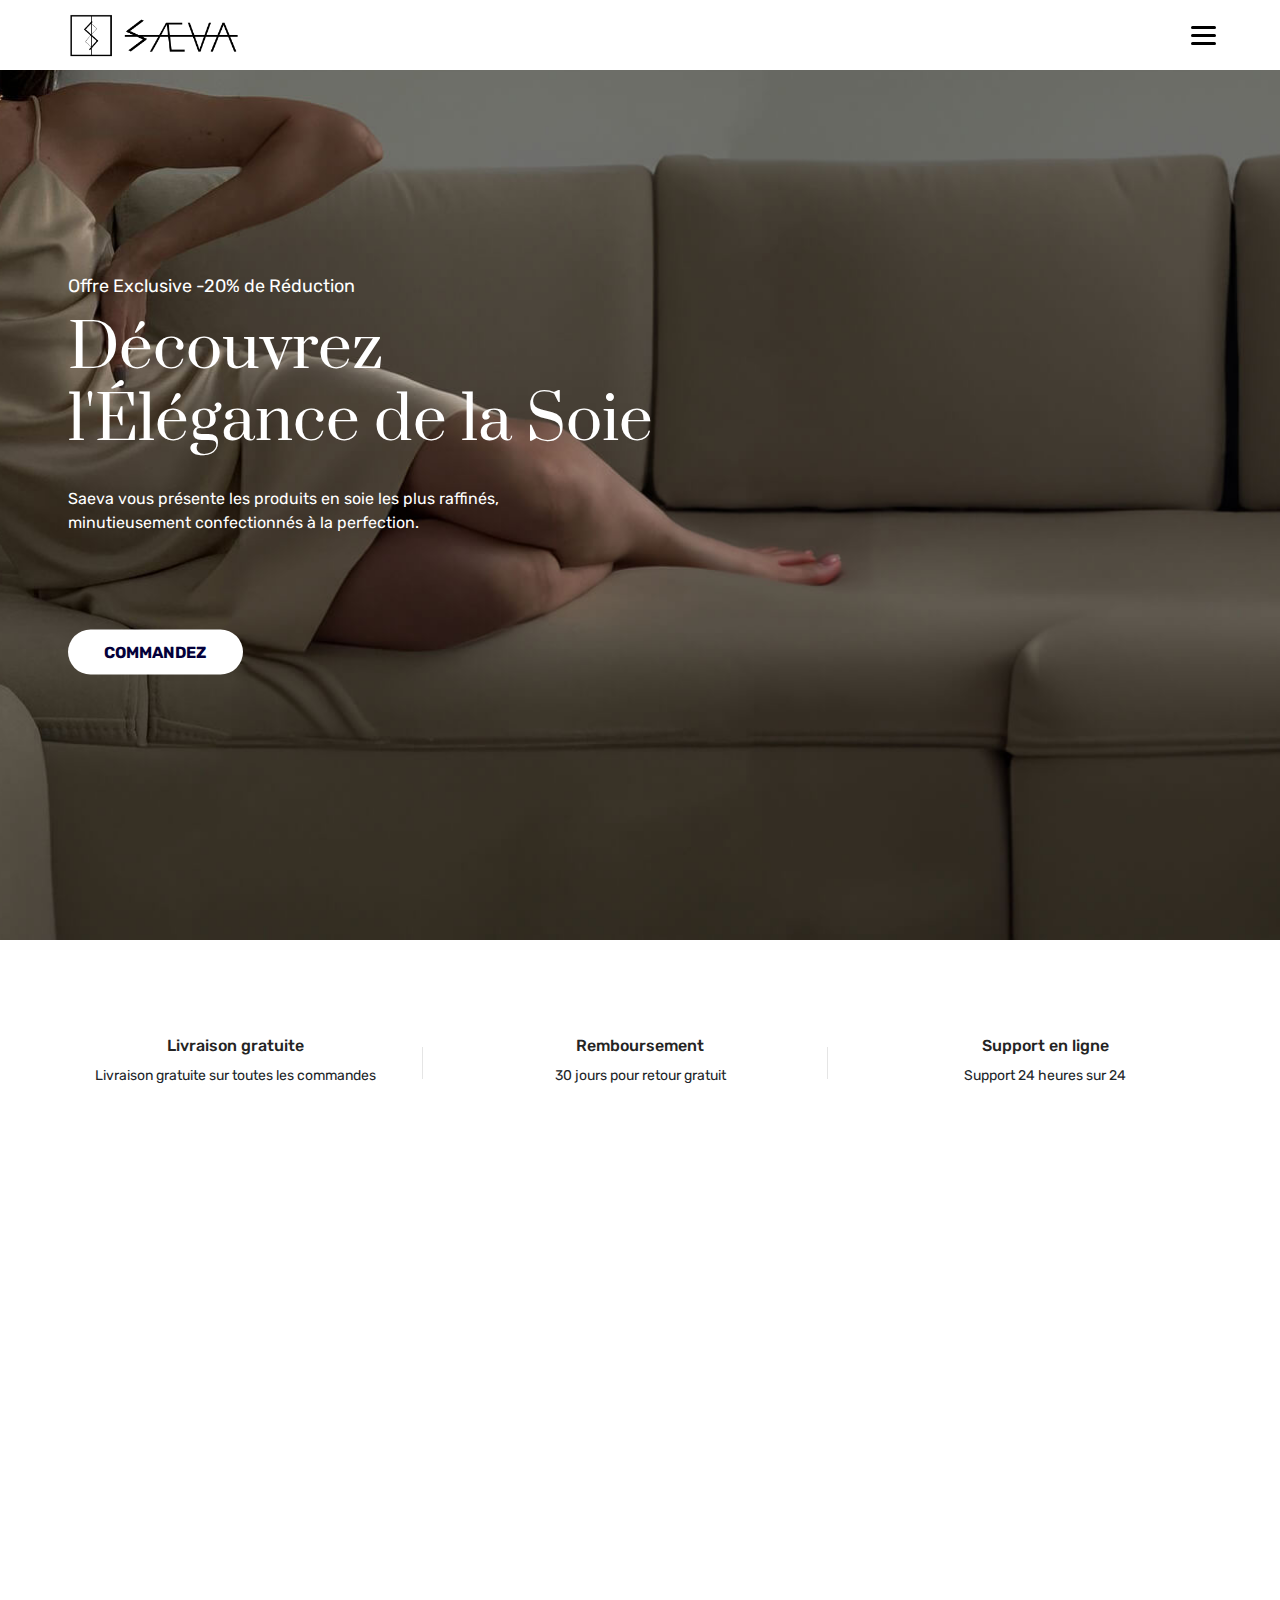
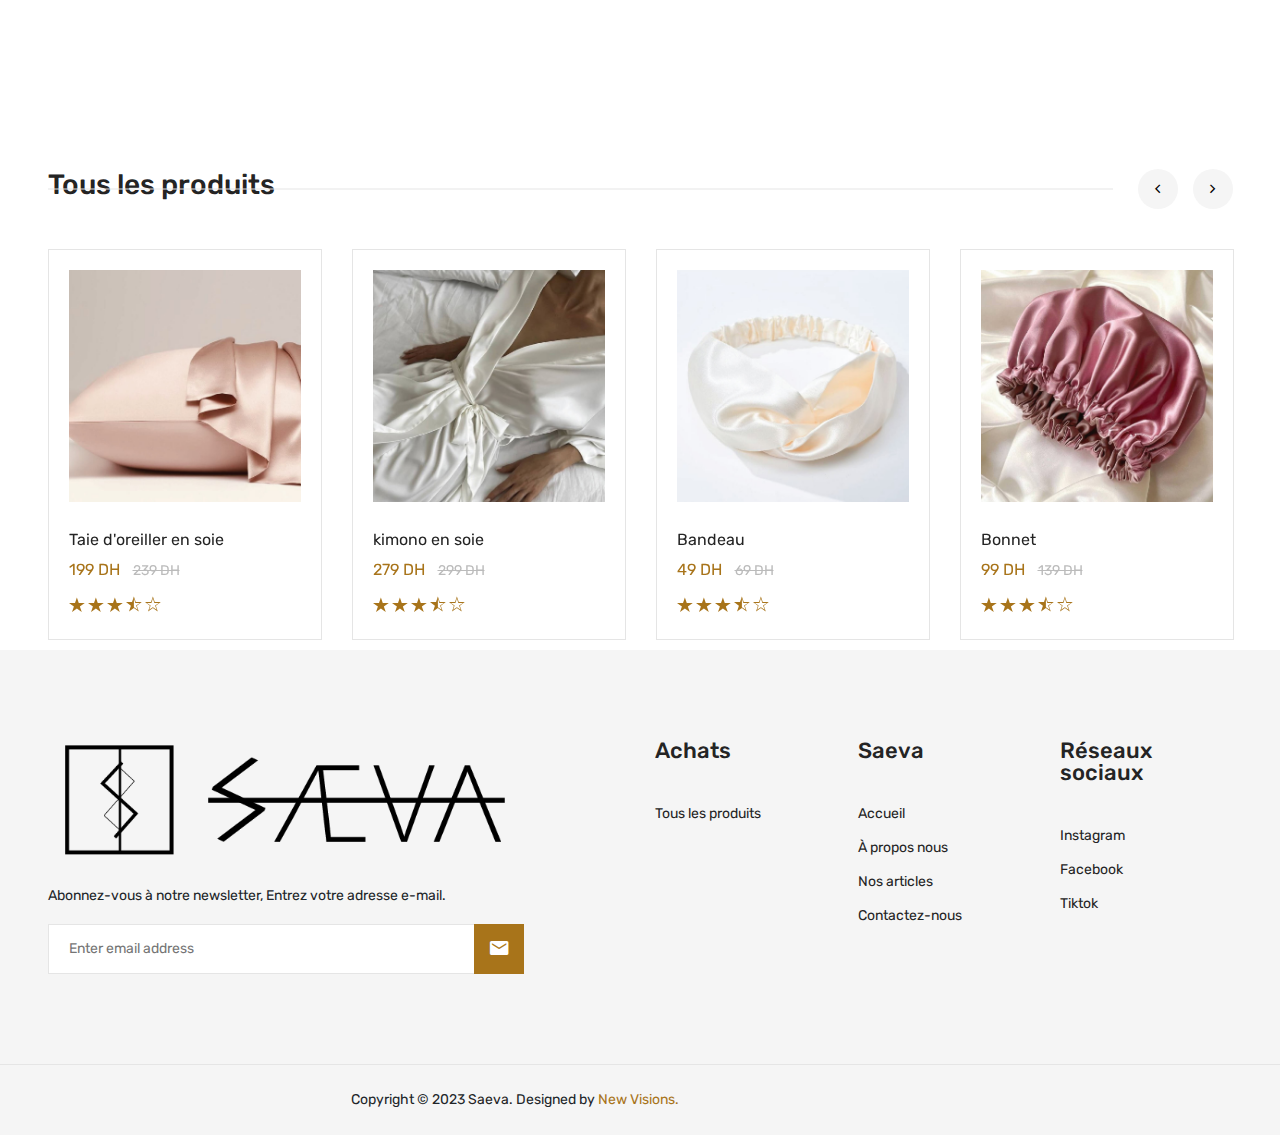
<file: index.html>
<!doctype html>
<html class="no-js" lang="en">

<head>
    <meta charset="utf-8">
    <meta http-equiv="x-ua-compatible" content="ie=edge">
    <title>Saeva</title>
    <meta name="robots" content="noindex, follow" />
    <meta name="description"
        content="Kenne is a stunning html template for an expansion eCommerce site that suitable for any kind of fashion store. It will make your online store look more impressive and attractive to viewers. ">
    <meta name="viewport" content="width=device-width, initial-scale=1, shrink-to-fit=no">
    <!-- Favicon -->
    <link rel="shortcut icon" type="image/x-icon" href="assets/images/favicon.png">

    <!-- CSS
	============================================ -->

    <!-- Bootstrap CSS -->
    <link rel="stylesheet" href="assets/css/bootstrap.min.css">
    <!-- Fontawesome -->
    <link rel="stylesheet" href="assets/css/font-awesome.min.css">
    <!-- Fontawesome Star -->
    <link rel="stylesheet" href="assets/css/fontawesome-stars.min.css">
    <!-- Ion Icon -->
    <link rel="stylesheet" href="assets/css/ion-fonts.css">
    <!-- Slick CSS -->
    <link rel="stylesheet" href="assets/css/slick.css">
    <!-- Animation -->
    <link rel="stylesheet" href="assets/css/animate.min.css">
    <!-- jQuery Ui -->
    <link rel="stylesheet" href="assets/css/jquery-ui.min.css">
    <!-- Nice Select -->
    <link rel="stylesheet" href="assets/css/nice-select.css">
    <!-- Timecircles -->
    <link rel="stylesheet" href="assets/css/timecircles.css">

    <!-- Main Style CSS -->
    <link rel="stylesheet" href="assets/css/style.css">

</head>

<body class="template-color-1">

    <div class="main-wrapper">

        <!-- Begin Loading Area -->
        <!-- Loading Area End Here -->

        <!-- Begin Main Header Area -->
        <header>
            <nav class="navbar">
                <div class="logo">
                    <a href="#" class="logo"><img src="assets/images/menu/logo/1.png" alt=""></a>

                </div>
                <ul class="nav-menu">
                    <li class="nav-item">
                        <a href="index.html" class="nav-link">ACCUEIL</a>
                    </li>
                    <li class="nav-item">
                        <a href="about-us.html" class="nav-link">À PROPOS NOUS</a>
                    </li>
                    <li class="nav-item">
                        <a href="shop-fullwidth.html" class="nav-link">NOS ARTICLES</a>
                    </li>
                    <li class="nav-item">
                        <a href="contact-us.html" class="nav-link">CONTACTEZ-NOUS</a>
                    </li>
                </ul>
                <div class="hamburger">
                    <span class="bar"></span>
                    <span class="bar"></span>
                    <span class="bar"></span>
                </div>
            </nav>
            <script src="assets/js/index.js"></script>

        </header> <!-- Main Header Area End Here -->

        <!-- Begin Slider Area -->
        <div class="slider-area">

            <div class="kenne-element-carousel home-slider arrow-style" data-slick-options='{
                "slidesToShow": 1,
                "slidesToScroll": 1,
                "infinite": true,
                "arrows": true,
                "dots": false,
                "autoplay" : true,
                "fade" : true,
                "autoplaySpeed" : 7000,
                "pauseOnHover" : false,
                "pauseOnFocus" : false
                }' data-slick-responsive='[
                {"breakpoint":768, "settings": {
                "slidesToShow": 1
                }},
                {"breakpoint":575, "settings": {
                "slidesToShow": 1
                }}
            ]'>
                <div class="slide-item bg-1 animation-style-01">
                    <div class="slider-progress"></div>
                    <div class="container">
                        <div class="slide-content">
                            <span>Offre Exclusive -20% de Réduction</span>
                            <h2 style=" color: white;">Découvrez <br> l'Élégance de la Soie</h2>
                            <p class="short-desc">Saeva vous présente les produits en soie les plus raffinés,
                                minutieusement confectionnés à la perfection. </p>
                            <div class="slide-btn">
                                <a style="background-color: white; " class="kenne-btn"
                                    href="shop-left-sidebar.html"><span style="color: rgb(4,0,58); "> <b>Commandez</b>
                                    </span></a>
                            </div>
                        </div>
                    </div>
                </div>
            </div>

        </div>
        <!-- Slider Area End Here -->

        <!-- Begin Service Area -->
        <div class="service-area">
            <div class="container">
                <div class="service-nav">
                    <div class="row">
                        <div class="col-lg-4 col-md-4">
                            <div class="service-item">
                                <div class="content">
                                    <h4>Livraison gratuite</h4>
                                    <p>Livraison gratuite sur toutes les commandes</p>
                                </div>
                            </div>
                        </div>
                        <div class="col-lg-4 col-md-4">
                            <div class="service-item">
                                <div class="content">
                                    <h4>Remboursement</h4>
                                    <p>30 jours pour retour gratuit</p>
                                </div>
                            </div>
                        </div>
                        <div class="col-lg-4 col-md-4">
                            <div class="service-item">
                                <div class="content">
                                    <h4>Support en ligne</h4>
                                    <p>Support 24 heures sur 24</p>
                                </div>
                            </div>
                        </div>
                    </div>
                </div>
            </div>
        </div>
        <!-- Service Area End Here -->

        <!-- Begin Banner Area -->
        <!-- <div class="banner-area">
            <div class="container">
                <div class="row">
                    <div class="col-md-4 col-6 custom-xxs-col">
                        <div class="banner-item ">
                            <div class="banner-img">
                                <a>
                                    <img src="assets/images/banner/1.jpg" alt="Banner">
                                </a>
                            </div>
                        </div>
                    </div>
                    <div class="col-md-4 col-6 custom-xxs-col">
                        <div class="banner-item ">
                            <div class="banner-img">
                                <a>
                                    <img src="assets/images/banner/2.jpg" alt="Banner">
                                </a>
                            </div>
                        </div>
                    </div>
                    <div class="col-md-4 col-6 custom-xxs-col">
                        <div class="banner-item ">
                            <div class="banner-img">
                                <a>
                                    <img src="assets/images/banner/3.gif" alt="Banner">
                                </a>
                            </div>
                        </div>
                    </div>
                </div>
            </div>
        </div>
 -->


 <div style="margin-top: 100px;" class="slideshow-container">
    <!-- Slides -->
    <div class="mySlides fade">
        <img src="assets/images/banner/V1.jpg" style="width:100%">
    </div>
    <div class="mySlides fade">
        <img src="assets/images/banner/V2.jpg" style="width:100%">
    </div>
    <div class="mySlides fade">
        <img src="assets/images/banner/V3.jpg" style="width:100%">
    </div>
    <div class="mySlides fade">
        <img src="assets/images/banner/V4.jpg" style="width:100%">
    </div>
</div>
<br>

<!-- Navigation Dots -->
<div style="text-align:center">
    <span class="dot" onclick="currentSlide(1)"></span>
    <span class="dot" onclick="currentSlide(2)"></span>
    <span class="dot" onclick="currentSlide(3)"></span>
    <span class="dot" onclick="currentSlide(4)"></span>
</div>


        <script>
function showSlides() {
    let i;
    let slides = document.getElementsByClassName("mySlides");
    let dots = document.getElementsByClassName("dot");

    for (i = 0; i < slides.length; i++) {
        slides[i].style.display = "none";  
    }

    slideIndex++;
    if (slideIndex > slides.length) { slideIndex = 1 }    

    for (i = 0; i < dots.length; i++) {
        dots[i].className = dots[i].className.replace(" active", "");
    }

    slides[slideIndex - 1].style.display = "block";  
    dots[slideIndex - 1].className += " active";

    // Change image every 2.7 seconds
    setTimeout(showSlides, 2700); 
}

// Initialize slideIndex variable
let slideIndex = 0;

// Start the slideshow
showSlides();
        </script>
        





























































        <!-- Banner Area End Here -->

        <!-- Begin Product Area -->
        <!-- <div class="product-area ">
            <div class="container">
                <div class="row">
                    <div class="col-lg-12">
                        <div class="section-title">
                            <a href="shop-fullwidth.html"><h3>Tous les produits</h3></a>
                        </div>
                    </div>
                    <div class="col-lg-12">
                        <div class="tab-content kenne-tab_content">
                            <div id="bag" class="tab-pane active show" role="tabpanel">
                                <div class="kenne-element-carousel product-tab_slider slider-nav product-tab_arrow"
                                    data-slick-options='{
                                    "slidesToShow": 4,
                                    "slidesToScroll": 1,
                                    "infinite": false,
                                    "arrows": true,
                                    "dots": false,
                                    "spaceBetween": 30
                                    }' data-slick-responsive='[
                                    {"breakpoint":992, "settings": {
                                    "slidesToShow": 3
                                    }},
                                    {"breakpoint":768, "settings": {
                                    "slidesToShow": 2
                                    }},
                                    {"breakpoint":575, "settings": {
                                    "slidesToShow": 1
                                    }}
                                ]'>

                            <div class="product-item">
                                <div class="single-product">
                                    <div class="product-img">
                                        <a href="pillow.html">
                                            <img class="primary-img" src="assets/images/product/pc.jpg"
                                                alt="Kenne's Product Image">
                                        </a>
                                    </div>
                                    <div class="product-content">
                                        <div class="product-desc_info">
                                            <h3 class="product-name"><a href="single-product.html">Taie d'oreiller en
                                                    soie</a>
                                            </h3>
                                            <div class="price-box">
                                                <span class="new-price">199 DH</span>
                                                <span class="old-price">239 DH</span>
                                            </div>
                                            <div class="rating-box">
                                                <ul>
                                                    <li><i class="ion-ios-star"></i></li>
                                                    <li><i class="ion-ios-star"></i></li>
                                                    <li><i class="ion-ios-star"></i></li>
                                                    <li class="silver-color"><i class="ion-ios-star-half"></i></li>
                                                    <li class="silver-color"><i class="ion-ios-star-outline"></i></li>
                                                </ul>
                                            </div>
                                        </div>
                                    </div>
                                </div>
                            </div>
                            <div class="product-item">
                                <div class="single-product">
                                    <div class="product-img">
                                        <a href="kimono.html">
                                            <img class="primary-img" src="assets/images/product/ph.jpg"
                                                alt="Kenne's Product Image">
                                        </a>
                                    </div>
                                    <div class="product-content">
                                        <div class="product-desc_info">
                                            <h3 class="product-name"><a href="single-product.html">kimono en soie</a>
                                            </h3>
                                            <div class="price-box">
                                                <span class="new-price">279 DH</span>
                                                <span class="old-price">299 DH</span>
                                            </div>
                                            <div class="rating-box">
                                                <ul>
                                                    <li><i class="ion-ios-star"></i></li>
                                                    <li><i class="ion-ios-star"></i></li>
                                                    <li><i class="ion-ios-star"></i></li>
                                                    <li class="silver-color"><i class="ion-ios-star-half"></i></li>
                                                    <li class="silver-color"><i class="ion-ios-star-outline"></i></li>
                                                </ul>
                                            </div>
                                        </div>
                                    </div>
                                </div>
                            </div>

                            <div class="product-item">
                                <div class="single-product">
                                    <div class="product-img">
                                        <a href="bandeau.html">
                                            <img class="primary-img" src="assets/images/product/pa.jpg"
                                                alt="Kenne's Product Image">

                                        </a>
                                    </div>
                                    <div class="product-content">
                                        <div class="product-desc_info">
                                            <h3 class="product-name"><a href="single-product.html">Bandeau</a>
                                            </h3>
                                            <div class="price-box">
                                                <span class="new-price">49 DH</span>
                                                <span class="old-price">69 DH</span>
                                            </div>
                                            <div class="rating-box">
                                                <ul>
                                                    <li><i class="ion-ios-star"></i></li>
                                                    <li><i class="ion-ios-star"></i></li>
                                                    <li><i class="ion-ios-star"></i></li>
                                                    <li class="silver-color"><i class="ion-ios-star-half"></i></li>
                                                    <li class="silver-color"><i class="ion-ios-star-outline"></i></li>
                                                </ul>
                                            </div>
                                        </div>
                                    </div>
                                </div>
                            </div>

                            <div class="product-item">
                                <div class="single-product">
                                    <div class="product-img">
                                        <a href="bonnet.html">
                                            <img class="primary-img" src="assets/images/product/pb.jpg"
                                                alt="Kenne's Product Image">
                                    </div>
                                    <div class="product-content">
                                        <div class="product-desc_info">
                                            <h3 class="product-name"><a href="single-product.html">Bonnet</a>
                                            </h3>
                                            <div class="price-box">
                                                <span class="new-price">99 DH</span>
                                                <span class="old-price">139 DH</span>
                                            </div>
                                            <div class="rating-box">
                                                <ul>
                                                    <li><i class="ion-ios-star"></i></li>
                                                    <li><i class="ion-ios-star"></i></li>
                                                    <li><i class="ion-ios-star"></i></li>
                                                    <li class="silver-color"><i class="ion-ios-star-half"></i></li>
                                                    <li class="silver-color"><i class="ion-ios-star-outline"></i></li>
                                                </ul>
                                            </div>
                                        </div>
                                    </div>
                                </div>
                            </div>
                            <div class="product-item">
                                <div class="single-product">
                                    <div class="product-img">
                                        <a href="mask.html">
                                            <img class="primary-img" src="assets/images/product/pd.jpg"
                                                alt="Kenne's Product Image">
                                        </a>
                                    </div>
                                    <div class="product-content">
                                        <div class="product-desc_info">
                                            <h3 class="product-name"><a href="single-product.html">Masque des yeux</a>
                                            </h3>
                                            <div class="price-box">
                                                <span class="new-price">49 DH</span>
                                                <span class="old-price">69 DH</span>
                                            </div>
                                            <div class="rating-box">
                                                <ul>
                                                    <li><i class="ion-ios-star"></i></li>
                                                    <li><i class="ion-ios-star"></i></li>
                                                    <li><i class="ion-ios-star"></i></li>
                                                    <li class="silver-color"><i class="ion-ios-star-half"></i></li>
                                                    <li class="silver-color"><i class="ion-ios-star-outline"></i></li>
                                                </ul>
                                            </div>
                                        </div>
                                    </div>
                                </div>
                            </div>
                            <div class="product-item">
                                <div class="single-product">
                                    <div class="product-img">
                                        <a href="scrunchies.html">
                                            <img class="primary-img" src="assets/images/product/pe.jpg"
                                                alt="Kenne's Product Imag-e">
                                        </a>
                                    </div>
                                    <div class="product-content">
                                        <div class="product-desc_info">
                                            <h3 class="product-name"><a href="single-product.html">Scrunchies</a>
                                            </h3>
                                            <div class="price-box">
                                                <span class="new-price">35 DH</span>
                                                <span class="old-price">55 DH</span>
                                            </div>
                                            <div class="rating-box">
                                                <ul>
                                                    <li><i class="ion-ios-star"></i></li>
                                                    <li><i class="ion-ios-star"></i></li>
                                                    <li><i class="ion-ios-star"></i></li>
                                                    <li class="silver-color"><i class="ion-ios-star-half"></i></li>
                                                    <li class="silver-color"><i class="ion-ios-star-outline"></i></li>
                                                </ul>
                                            </div>
                                        </div>
                                    </div>
                                </div>
                            </div>
                        </div>
                    </div>
                </div>
            </div>
        </div> -->
        <!-- Product Area End Here -->

        <!-- Begin Banner Area Two -->
        <!-- Banner Area Two End Here -->

        <!-- Begin Product Tab Area -->
        <div class="product-area ">
            <div class="container">
                <div class="row">
                    <div class="col-lg-12">
                        <div class="section-title">
                            <a href="shop-fullwidth.html">
                                <h3>Tous les produits</h3>
                            </a>
                            <div class="product-arrow"></div>
                        </div>
                    </div>
                    <div class="col-lg-12">
                        <div class="kenne-element-carousel product-slider slider-nav" data-slick-options='{
                                    "slidesToShow": 4,
                                    "slidesToScroll": 1,
                                    "infinite": false,
                                    "arrows": true,
                                    "dots": false,
                                    "spaceBetween": 30,
                                    "appendArrows": ".product-arrow"
                                    }' data-slick-responsive='[
                                    {"breakpoint":992, "settings": {
                                    "slidesToShow": 3
                                    }},
                                    {"breakpoint":768, "settings": {
                                    "slidesToShow": 2
                                    }},
                                    {"breakpoint":575, "settings": {
                                    "slidesToShow": 1
                                    }}
                                ]'>

                            <div class="product-item">
                                <div class="single-product">
                                    <div class="product-img">
                                        <a href="pillow.html">
                                            <img class="primary-img" src="assets/images/product/a-05.jpg"
                                                alt="Kenne's Product Image">
                                        </a>
                                    </div>
                                    <div class="product-content">
                                        <div class="product-desc_info">
                                            <h3 class="product-name"><a href="single-product.html">Taie d'oreiller en
                                                    soie</a>
                                            </h3>
                                            <div class="price-box">
                                                <span class="new-price">199 DH</span>
                                                <span class="old-price">239 DH</span>
                                            </div>
                                            <div class="rating-box">
                                                <ul>
                                                    <li><i class="ion-ios-star"></i></li>
                                                    <li><i class="ion-ios-star"></i></li>
                                                    <li><i class="ion-ios-star"></i></li>
                                                    <li class="silver-color"><i class="ion-ios-star-half"></i></li>
                                                    <li class="silver-color"><i class="ion-ios-star-outline"></i></li>
                                                </ul>
                                            </div>
                                        </div>
                                    </div>
                                </div>
                            </div>
                            <div class="product-item">
                                <div class="single-product">
                                    <div class="product-img">
                                        <a href="kimono.html">
                                            <img class="primary-img" src="assets/images/product/a-09.jpg"
                                                alt="Kenne's Product Image">
                                        </a>
                                    </div>
                                    <div class="product-content">
                                        <div class="product-desc_info">
                                            <h3 class="product-name"><a href="single-product.html">kimono en soie</a>
                                            </h3>
                                            <div class="price-box">
                                                <span class="new-price">279 DH</span>
                                                <span class="old-price">299 DH</span>
                                            </div>
                                            <div class="rating-box">
                                                <ul>
                                                    <li><i class="ion-ios-star"></i></li>
                                                    <li><i class="ion-ios-star"></i></li>
                                                    <li><i class="ion-ios-star"></i></li>
                                                    <li class="silver-color"><i class="ion-ios-star-half"></i></li>
                                                    <li class="silver-color"><i class="ion-ios-star-outline"></i></li>
                                                </ul>
                                            </div>
                                        </div>
                                    </div>
                                </div>
                            </div>

                            <div class="product-item">
                                <div class="single-product">
                                    <div class="product-img">
                                        <a href="bandeau.html">
                                            <img class="primary-img" src="assets/images/product/a-07.jpg"
                                                alt="Kenne's Product Image">

                                        </a>
                                    </div>
                                    <div class="product-content">
                                        <div class="product-desc_info">
                                            <h3 class="product-name"><a href="single-product.html">Bandeau</a>
                                            </h3>
                                            <div class="price-box">
                                                <span class="new-price">49 DH</span>
                                                <span class="old-price">69 DH</span>
                                            </div>
                                            <div class="rating-box">
                                                <ul>
                                                    <li><i class="ion-ios-star"></i></li>
                                                    <li><i class="ion-ios-star"></i></li>
                                                    <li><i class="ion-ios-star"></i></li>
                                                    <li class="silver-color"><i class="ion-ios-star-half"></i></li>
                                                    <li class="silver-color"><i class="ion-ios-star-outline"></i></li>
                                                </ul>
                                            </div>
                                        </div>
                                    </div>
                                </div>
                            </div>

                            <div class="product-item">
                                <div class="single-product">
                                    <div class="product-img">
                                        <a href="bonnet.html">
                                            <img class="primary-img" src="assets/images/product/a-06.jpg"
                                                alt="Kenne's Product Image">
                                    </div>
                                    <div class="product-content">
                                        <div class="product-desc_info">
                                            <h3 class="product-name"><a href="single-product.html">Bonnet</a>
                                            </h3>
                                            <div class="price-box">
                                                <span class="new-price">99 DH</span>
                                                <span class="old-price">139 DH</span>
                                            </div>
                                            <div class="rating-box">
                                                <ul>
                                                    <li><i class="ion-ios-star"></i></li>
                                                    <li><i class="ion-ios-star"></i></li>
                                                    <li><i class="ion-ios-star"></i></li>
                                                    <li class="silver-color"><i class="ion-ios-star-half"></i></li>
                                                    <li class="silver-color"><i class="ion-ios-star-outline"></i></li>
                                                </ul>
                                            </div>
                                        </div>
                                    </div>
                                </div>
                            </div>
                            <div class="product-item">
                                <div class="single-product">
                                    <div class="product-img">
                                        <a href="mask.html">
                                            <img class="primary-img" src="assets/images/product/a-08.jpg"
                                                alt="Kenne's Product Image">
                                        </a>
                                    </div>
                                    <div class="product-content">
                                        <div class="product-desc_info">
                                            <h3 class="product-name"><a href="single-product.html">Masque des yeux</a>
                                            </h3>
                                            <div class="price-box">
                                                <span class="new-price">49 DH</span>
                                                <span class="old-price">69 DH</span>
                                            </div>
                                            <div class="rating-box">
                                                <ul>
                                                    <li><i class="ion-ios-star"></i></li>
                                                    <li><i class="ion-ios-star"></i></li>
                                                    <li><i class="ion-ios-star"></i></li>
                                                    <li class="silver-color"><i class="ion-ios-star-half"></i></li>
                                                    <li class="silver-color"><i class="ion-ios-star-outline"></i></li>
                                                </ul>
                                            </div>
                                        </div>
                                    </div>
                                </div>
                            </div>
                            <div class="product-item">
                                <div class="single-product">
                                    <div class="product-img">
                                        <a href="scrunchies.html">
                                            <img class="primary-img" src="assets/images/product/a-01.jpg"
                                                alt="Kenne's Product Imag-e">
                                        </a>
                                    </div>
                                    <div class="product-content">
                                        <div class="product-desc_info">
                                            <h3 class="product-name"><a href="single-product.html">Scrunchies</a>
                                            </h3>
                                            <div class="price-box">
                                                <span class="new-price">35 DH</span>
                                                <span class="old-price">55 DH</span>
                                            </div>
                                            <div class="rating-box">
                                                <ul>
                                                    <li><i class="ion-ios-star"></i></li>
                                                    <li><i class="ion-ios-star"></i></li>
                                                    <li><i class="ion-ios-star"></i></li>
                                                    <li class="silver-color"><i class="ion-ios-star-half"></i></li>
                                                    <li class="silver-color"><i class="ion-ios-star-outline"></i></li>
                                                </ul>
                                            </div>
                                        </div>
                                    </div>
                                </div>
                            </div>


                            <div class="product-item">
                                <div class="single-product">
                                    <div class="product-img">
                                        <a href="foulard.html">
                                            <img class="primary-img" src="assets/images/product/a-03.jpg"
                                                alt="Kenne's Product Image">
                                        </a>
                                    </div>
                                    <div class="product-content">
                                        <div class="product-desc_info">
                                            <h3 class="product-name"><a href="single-product.html">foulard en soie</a>
                                            </h3>
                                            <div class="price-box">
                                                <span class="new-price">59 DH</span>
                                                <span class="old-price">75 DH</span>
                                            </div>
                                            <div class="rating-box">
                                                <ul>
                                                    <li><i class="ion-ios-star"></i></li>
                                                    <li><i class="ion-ios-star"></i></li>
                                                    <li><i class="ion-ios-star"></i></li>
                                                    <li class="silver-color"><i class="ion-ios-star-half"></i></li>
                                                    <li class="silver-color"><i class="ion-ios-star-outline"></i></li>
                                                </ul>
                                            </div>
                                        </div>
                                    </div>
                                </div>
                            </div>

                            <div class="product-item">
                                <div class="single-product">
                                    <div class="product-img">
                                        <a href="robe.html">
                                            <img class="primary-img" src="assets/images/product/a-04.jpg"
                                                alt="Kenne's Product Image">
                                        </a>
                                    </div>
                                    <div class="product-content">
                                        <div class="product-desc_info">
                                            <h3 class="product-name"><a href="single-product.html">Robe en soie</a>
                                            </h3>
                                            <div class="price-box">
                                                <span class="new-price">120 DH</span>
                                                <span class="old-price">150 DH</span>
                                            </div>
                                            <div class="rating-box">
                                                <ul>
                                                    <li><i class="ion-ios-star"></i></li>
                                                    <li><i class="ion-ios-star"></i></li>
                                                    <li><i class="ion-ios-star"></i></li>
                                                    <li class="silver-color"><i class="ion-ios-star-half"></i></li>
                                                    <li class="silver-color"><i class="ion-ios-star-outline"></i></li>
                                                </ul>
                                            </div>
                                        </div>
                                    </div>
                                </div>
                            </div>
                        </div>
                    </div>
                </div>
            </div>
        </div> <!-- Product Tab Area End Here -->


        <!-- Begin Kenne's Instagram Area -->
        <!-- <div class="kenne-instagram_area">
            <div class="container">
                <div class="row">
                    <div class="col-lg-12">
                        <div class="kenne-section_area">
                            <h3>Instagram Feed</h3>
                            <p> Découvrez notre monde en images. Il invite les utilisateurs à explorer l'histoire
                                visuelle de notre marque sur Instagram.</p>
                        </div>
                    </div>
                    <div class="col-lg-12">
                        <div class="kenne-element-carousel instagram-slider arrow-style arrow-style-3"
                            data-slick-options='{
                    "slidesToShow": 5,
                    "slidesToScroll": 1,
                    "infinite": false,
                    "arrows": true,
                    "dots": false,
                    "spaceBetween": 30
                    }' data-slick-responsive='[
                    {"breakpoint":1200, "settings": {
                    "slidesToShow": 5
                    }},
                    {"breakpoint":992, "settings": {
                    "slidesToShow": 4
                    }},
                    {"breakpoint":768, "settings": {
                    "slidesToShow": 3
                    }},
                    {"breakpoint":576, "settings": {
                    "slidesToShow": 2
                    }},
                    {"breakpoint":480, "settings": {
                    "slidesToShow": 1
                    }}
                ]'>

                            <div class="single-item img-hover_effect">
                                <div class="instagram-img">
                                    <a href="javascript:void(0)">
                                        <img src="assets/images/instagram/1.jpg" alt="Kenne's Instagram Image">
                                    </a>
                                </div>
                            </div>
                            <div class="single-item img-hover_effect">
                                <div class="instagram-img">
                                    <a href="javascript:void(0)">
                                        <img src="assets/images/instagram/2.jpg" alt="Kenne's Instagram Image">
                                    </a>
                                </div>
                            </div>
                            <div class="single-item img-hover_effect">
                                <div class="instagram-img">
                                    <a href="javascript:void(0)">
                                        <img src="assets/images/instagram/3.jpg" alt="Kenne's Instagram Image">
                                    </a>
                                </div>
                            </div>
                            <div class="single-item img-hover_effect">
                                <div class="instagram-img">
                                    <a href="javascript:void(0)">
                                        <img src="assets/images/instagram/4.jpg" alt="Kenne's Instagram Image">
                                    </a>
                                </div>
                            </div>
                            <div class="single-item img-hover_effect">
                                <div class="instagram-img">
                                    <a href="javascript:void(0)">
                                        <img src="assets/images/instagram/5.jpg" alt="Kenne's Instagram Image">
                                    </a>
                                </div>
                            </div>
                            <div class="single-item img-hover_effect">
                                <div class="instagram-img">
                                    <a href="javascript:void(0)">
                                        <img src="assets/images/instagram/6.jpg" alt="Kenne's Instagram Image">
                                    </a>
                                </div>
                            </div>
                            <div class="single-item img-hover_effect">
                                <div class="instagram-img">
                                    <a href="javascript:void(0)">
                                        <img src="assets/images/instagram/1.jpg" alt="Kenne's Instagram Image">
                                    </a>
                                </div>
                            </div>
                            <div class="single-item img-hover_effect">
                                <div class="instagram-img">
                                    <a href="javascript:void(0)">
                                        <img src="assets/images/instagram/2.jpg" alt="Kenne's Instagram Image">
                                    </a>
                                </div>
                            </div>
                            <div class="single-item img-hover_effect">
                                <div class="instagram-img">
                                    <a href="javascript:void(0)">
                                        <img src="assets/images/instagram/3.jpg" alt="Kenne's Instagram Image">
                                    </a>
                                </div>
                            </div>

                        </div>
                    </div>
                </div>
            </div>
        </div> -->
        <!-- Kenne's Instagram Area End Here -->
        <!-- Begin Kenne's Footer Area -->
        <div class="kenne-footer_area bg-smoke_color">
            <div class="footer-top_area">
                <div class="container">
                    <div class="row">
                        <div class="col-lg-5">
                            <div class="newsletter-area">
                                <div class="newsletter-logo">
                                    <a href="javascript:void(0)">
                                        <img src="assets/images/footer/logo/1.png" alt="Logo">
                                    </a>
                                </div>
                                <p class="short-desc">Abonnez-vous à notre newsletter, Entrez votre adresse e-mail.</p>
                                <div class="newsletter-form_wrap">
                                    <form
                                        action="https://devitems.us11.list-manage.com/subscribe/post?u=6bbb9b6f5827bd842d9640c82&amp;id=05d85f18ef"
                                        method="post" id="mc-embedded-subscribe-form" name="mc-embedded-subscribe-form"
                                        class="newsletters-form validate" target="_blank" novalidate>
                                        <div id="mc_embed_signup_scroll">
                                            <div id="mc-form" class="mc-form subscribe-form">
                                                <input id="mc-email" class="newsletter-input" type="email"
                                                    autocomplete="off" placeholder="Enter email address" />
                                                <button class="newsletter-btn" id="mc-submit"><i
                                                        class="ion-android-mail"></i></button>
                                            </div>
                                        </div>
                                    </form>
                                </div>
                            </div>
                        </div>
                        <div class="col-lg-6 offset-lg-1">
                            <div class="row footer-widgets_wrap">
                                <div class="col-lg-4 col-md-4 col-sm-4">
                                    <div class="footer-widgets_title">
                                        <h4>Achats</h4>
                                    </div>
                                    <div class="footer-widgets">
                                        <ul>
                                            <li><a href="shop-fullwidth.html">Tous les produits</a></li>
                                        </ul>
                                    </div>
                                </div>
                                <div class="col-lg-4 col-md-4 col-sm-4">
                                    <div class="footer-widgets_title">
                                        <h4>Saeva</h4>
                                    </div>
                                    <div class="footer-widgets">
                                        <ul>
                                            <li> <a href="index.html">Accueil</a></li>
                                            <li> <a href="about-us.html">À propos nous</a></li>
                                            <li> <a href="shop-fullwidth.html">Nos articles</a></li>
                                            <li> <a href="contact-us.html">Contactez-nous</a></li>
                                        </ul>
                                    </div>
                                </div>
                                <div class="col-lg-4 col-md-4 col-sm-4">
                                    <div class="footer-widgets_title">
                                        <h4>Réseaux sociaux</h4>
                                    </div>
                                    <div class="footer-widgets">
                                        <ul>
                                            <li><a href="javascript:void(0)">Instagram</a></li>
                                            <li><a href="javascript:void(0)">Facebook</a></li>
                                            <li><a href="javascript:void(0)">Tiktok</a></li>
                                        </ul>
                                    </div>
                                </div>
                            </div>
                        </div>
                    </div>
                </div>
            </div>
            <div class="footer-bottom_area">
                <div class="container">
                    <div class="row align-items-center">
                        <div class="col-md-6">
                            <div class="copyright">
                                <span>Copyright &copy; 2023 <a href="index.html">Saeva.</a> Designed by <a
                                        style="color: #A8741A;" href="www.newvisions.agency">New Visions.</a> </span>
                            </div>
                        </div>
                    </div>
                </div>
            </div>
        </div>
        <!-- Kenne's Modal Area End Here -->
        <!-- Scroll To Top Start -->
        <a class="scroll-to-top" href=""><i class="ion-chevron-up"></i></a>
        <!-- Scroll To Top End -->

    </div>

    <!-- JS
============================================ -->

    <!-- jQuery JS -->
    <script src="assets/js/vendor/jquery-3.6.0.min.js"></script>
    <script src="assets/js/vendor/jquery-migrate-3.3.2.min.js"></script>
    <!-- Modernizer JS -->
    <script src="assets/js/vendor/modernizr-3.11.2.min.js"></script>
    <!-- Bootstrap JS -->
    <script src="assets/js/vendor/bootstrap.bundle.min.js"></script>

    <!-- Slick Slider JS -->
    <script src="assets/js/plugins/slick.min.js"></script>
    <!-- Barrating JS -->
    <script src="assets/js/plugins/jquery.barrating.min.js"></script>
    <!-- Counterup JS -->
    <script src="assets/js/plugins/jquery.counterup.js"></script>
    <!-- Nice Select JS -->
    <script src="assets/js/plugins/jquery.nice-select.js"></script>
    <!-- Sticky Sidebar JS -->
    <script src="assets/js/plugins/jquery.sticky-sidebar.js"></script>
    <!-- Jquery-ui JS -->
    <script src="assets/js/plugins/jquery-ui.min.js"></script>
    <script src="assets/js/plugins/jquery.ui.touch-punch.min.js"></script>
    <!-- Theia Sticky Sidebar JS -->
    <script src="assets/js/plugins/theia-sticky-sidebar.min.js"></script>
    <!-- Waypoints JS -->
    <script src="assets/js/plugins/waypoints.min.js"></script>
    <!-- jQuery Zoom JS -->
    <script src="assets/js/plugins/jquery.zoom.min.js"></script>
    <!-- Timecircles JS -->
    <script src="assets/js/plugins/timecircles.js"></script>

    <!-- Main JS -->
    <script src="assets/js/main.js"></script>

</body>

</html>
</file>
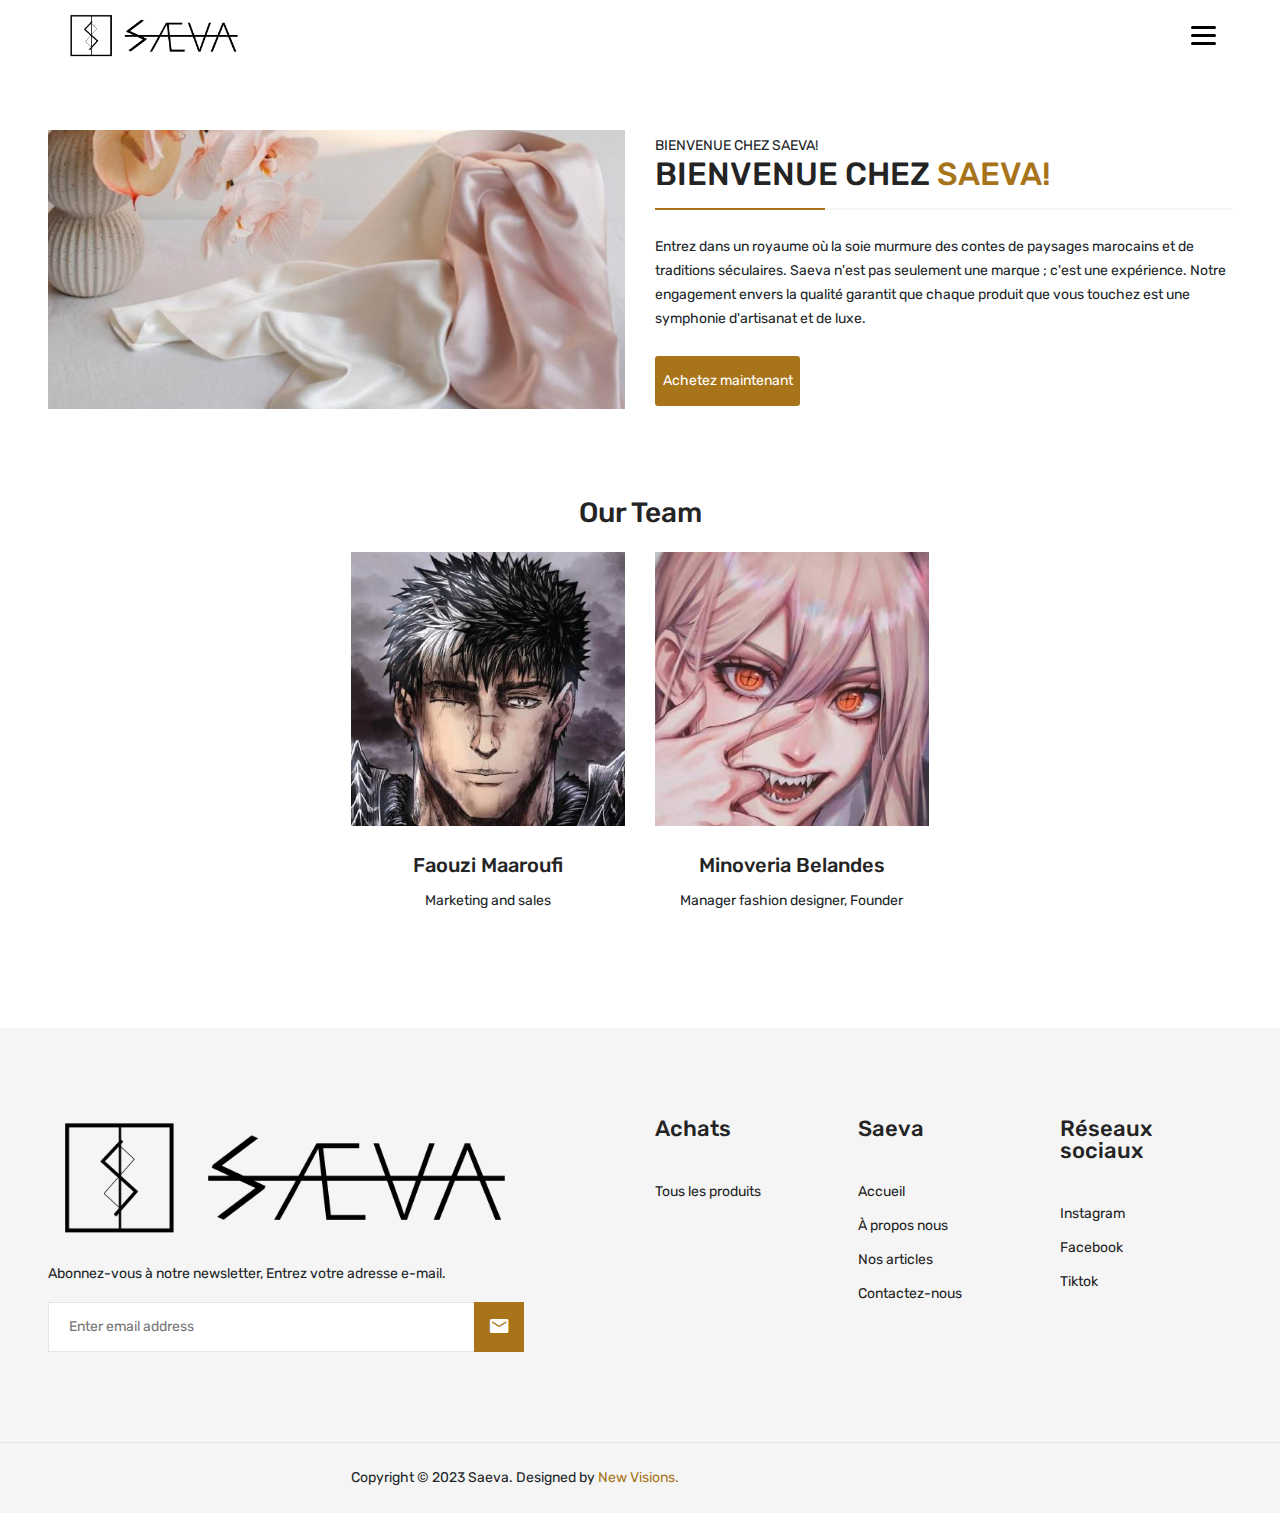
<file: about-us.html>
<!doctype html>
<html class="no-js" lang="en">

<head>
    <meta charset="utf-8">
    <meta http-equiv="x-ua-compatible" content="ie=edge">
    <title>Saeva</title>
    <meta name="robots" content="noindex, follow" />
    <meta name="description"
        content="Kenne is a stunning html template for an expansion eCommerce site that suitable for any kind of fashion store. It will make your online store look more impressive and attractive to viewers. ">
    <meta name="viewport" content="width=device-width, initial-scale=1, shrink-to-fit=no">
    <!-- Favicon -->
    <link rel="shortcut icon" type="image/x-icon" href="assets/images/favicon.png">

    <!-- CSS
	============================================ -->

    <!-- Bootstrap CSS -->
    <link rel="stylesheet" href="assets/css/bootstrap.min.css">
    <!-- Fontawesome -->
    <link rel="stylesheet" href="assets/css/font-awesome.min.css">
    <!-- Fontawesome Star -->
    <link rel="stylesheet" href="assets/css/fontawesome-stars.min.css">
    <!-- Ion Icon -->
    <link rel="stylesheet" href="assets/css/ion-fonts.css">
    <!-- Slick CSS -->
    <link rel="stylesheet" href="assets/css/slick.css">
    <!-- Animation -->
    <link rel="stylesheet" href="assets/css/animate.min.css">
    <!-- jQuery Ui -->
    <link rel="stylesheet" href="assets/css/jquery-ui.min.css">
    <!-- Nice Select -->
    <link rel="stylesheet" href="assets/css/nice-select.css">
    <!-- Timecircles -->
    <link rel="stylesheet" href="assets/css/timecircles.css">

    <!-- Main Style CSS -->
    <link rel="stylesheet" href="assets/css/style.css">

</head>

<body class="template-color-1">

    <div class="main-wrapper">

       

        <!-- Begin Main Header Area Two -->
        <header>
            <nav class="navbar">
              <div class="logo">
                  <a href="#" class="logo"><img src="assets/images/menu/logo/1.png" alt=""></a>
      
              </div>
              <ul class="nav-menu">
                <li class="nav-item">
                  <a href="index.html" class="nav-link">ACCUEIL</a>
                </li>
                <li class="nav-item">
                  <a href="about-us.html" class="nav-link">À PROPOS NOUS</a>
                </li>
                <li class="nav-item">
                  <a href="shop-fullwidth.html" class="nav-link">NOS ARTICLES</a>
                </li>
                <li class="nav-item">
                  <a href="contact-us.html" class="nav-link">CONTACTEZ-NOUS</a>
                </li>
              </ul>
              <div class="hamburger">
                <span class="bar"></span>
                <span class="bar"></span>
                <span class="bar"></span>
              </div>
            </nav>
            <script src="assets/js/index.js"></script>

          </header>        <!-- Main Header Area End Here -->        <!-- Main Header Area End Here Two -->

        <!-- Begin Kenne's Breadcrumb Area -->
        <div class="breadcrumb-area">
            <div class="container">
            </div>
        </div>
        <!-- Kenne's Breadcrumb Area End Here -->
        <!-- Begin Kenne's About Us Area -->
        <div class="about-us-area">
            <div class="container">
                <div class="row">
                    <div class="col-lg-6 col-md-5">
                        <div class="overview-img text-center img-hover_effect">
                            <a href="#">
                                <img class="img-full" src="assets/images/about-us/1.jpg" alt="Kenne's About Us Image">
                            </a>
                        </div>
                    </div>
                    <div class="col-lg-6 col-md-7 d-flex align-items-center">
                        <div class="overview-content"> BIENVENUE CHEZ SAEVA!
                            <h2>Bienvenue chez <span>Saeva!</span></h2>
                            <p class="short_desc">Entrez dans un royaume où la soie murmure des contes de paysages
                                marocains et de traditions séculaires. Saeva n'est pas seulement une marque ; c'est une
                                expérience. Notre engagement envers la qualité garantit que chaque produit que vous
                                touchez est une symphonie d'artisanat et de luxe. 
                            </p>
                            <div class="kenne-about-us_btn-area">
                                <a class="about-us_btn" href="shop-fullwidth.html">Achetez maintenant</a>
                            </div>
                        </div>
                    </div>
                </div>
            </div>
        </div>
        <!-- Kenne's About Us Area End Here -->

        <!-- Begin Kenne's Project Countdown Area -->
        <!-- Kenne's Project Countdown Area End Here -->

        <!-- Begin Kenne's Team Area -->
        <div class="team-area">
            <div class="container">
                <div class="row">
                    <div class="col-12">
                        <div class="section_title-2">
                            <h3 style="text-align: center;">Our Team</h3>
                        </div>
                    </div>
                </div> <!-- section title end -->
                <div class="row">
                    <div class="col-lg-3 col-md-6 col-sm-6">
                        <div class="team-member">
                            <div class="team-thumb img-hover_effect">
                                <a href="#">
                                    <img src="assets/images/about-us/team/1.jpg" alt="Our Team Member">
                                </a>
                            </div>
                            <div class="team-content text-center">
                                <h3>Faouzi Maaroufi</h3>
                                <p>Marketing and sales</p>
                            </div>
                        </div>
                    </div> <!-- end single team member -->
                    <div class="col-lg-3 col-md-6 col-sm-6">
                        <div class="team-member">
                            <div class="team-thumb img-hover_effect">
                                <a href="#">
                                    <img src="assets/images/about-us/team/2.jpg" alt="Our Team Member">
                                </a>
                            </div>
                            <div class="team-content text-center">
                                <h3>Minoveria Belandes</h3>
                                <p>Manager fashion designer, Founder</p>
                            </div>
                        </div>
                    </div> <!-- end single team member -->
                    
                </div>
            </div>
        </div>
        <!-- Kenne's Team Area End Here -->


<!-- Kenne's Team Area End Here -->


<!-- Begin Kenne's Footer Area -->
<div class="kenne-footer_area bg-smoke_color">
    <div class="footer-top_area">
        <div class="container">
            <div class="row">
                <div class="col-lg-5">
                    <div class="newsletter-area">
                        <div class="newsletter-logo">
                            <a href="javascript:void(0)">
                                <img src="assets/images/footer/logo/1.png" alt="Logo">
                            </a>
                        </div>
                        <p class="short-desc">Abonnez-vous à notre newsletter, Entrez votre adresse e-mail.</p>
                        <div class="newsletter-form_wrap">
                            <form
                                action="https://devitems.us11.list-manage.com/subscribe/post?u=6bbb9b6f5827bd842d9640c82&amp;id=05d85f18ef"
                                method="post" id="mc-embedded-subscribe-form" name="mc-embedded-subscribe-form"
                                class="newsletters-form validate" target="_blank" novalidate>
                                <div id="mc_embed_signup_scroll">
                                    <div id="mc-form" class="mc-form subscribe-form">
                                        <input id="mc-email" class="newsletter-input" type="email"
                                            autocomplete="off" placeholder="Enter email address" />
                                        <button class="newsletter-btn" id="mc-submit"><i
                                                class="ion-android-mail"></i></button>
                                    </div>
                                </div>
                            </form>
                        </div>
                    </div>
                </div>
                <div class="col-lg-6 offset-lg-1">
                    <div class="row footer-widgets_wrap">
                        <div class="col-lg-4 col-md-4 col-sm-4">
                            <div class="footer-widgets_title">
                                <h4>Achats</h4>
                            </div>
                            <div class="footer-widgets">
                                <ul>
                                    <li><a href="shop-fullwidth.html">Tous les produits</a></li>
                                </ul>
                            </div>
                        </div>
                        <div class="col-lg-4 col-md-4 col-sm-4">
                            <div class="footer-widgets_title">
                                <h4>Saeva</h4>
                            </div>
                            <div class="footer-widgets">
                                <ul>
                                    <li> <a href="index.html">Accueil</a></li>
                                    <li> <a href="about-us.html">À propos nous</a></li>
                                    <li> <a href="shop-fullwidth.html">Nos articles</a></li>
                                    <li> <a href="contact-us.html">Contactez-nous</a></li>
                                </ul>
                            </div>
                        </div>
                        <div class="col-lg-4 col-md-4 col-sm-4">
                            <div class="footer-widgets_title">
                                <h4>Réseaux sociaux</h4>
                            </div>
                            <div class="footer-widgets">
                                <ul>
                                    <li><a href="javascript:void(0)">Instagram</a></li>
                                    <li><a href="javascript:void(0)">Facebook</a></li>
                                    <li><a href="javascript:void(0)">Tiktok</a></li>
                                </ul>
                            </div>
                        </div>
                    </div>
                </div>
            </div>
        </div>
    </div>
    <div class="footer-bottom_area">
        <div class="container">
            <div class="row align-items-center">
                <div class="col-md-6">
                    <div class="copyright">
                        <span>Copyright &copy; 2023 <a href="index.html">Saeva.</a> Designed by <a style="color: #A8741A;" href="www.newvisions.agency">New Visions.</a> </span>
                    </div>
                </div>
            </div>
        </div>
    </div>
</div>
<!-- Kenne's Footer Area End Here -->
<!-- Scroll To Top Start -->
<a class="scroll-to-top" href=""><i class="ion-chevron-up"></i></a>
<!-- Scroll To Top End -->

</div>
    <!-- JS
============================================ -->

    <!-- jQuery JS -->
    <script src="assets/js/vendor/jquery-3.6.0.min.js"></script>
    <script src="assets/js/vendor/jquery-migrate-3.3.2.min.js"></script>
    <!-- Modernizer JS -->
    <script src="assets/js/vendor/modernizr-3.11.2.min.js"></script>
    <!-- Bootstrap JS -->
    <script src="assets/js/vendor/bootstrap.bundle.min.js"></script>

    <!-- Slick Slider JS -->
    <script src="assets/js/plugins/slick.min.js"></script>
    <!-- Barrating JS -->
    <script src="assets/js/plugins/jquery.barrating.min.js"></script>
    <!-- Counterup JS -->
    <script src="assets/js/plugins/jquery.counterup.js"></script>
    <!-- Nice Select JS -->
    <script src="assets/js/plugins/jquery.nice-select.js"></script>
    <!-- Sticky Sidebar JS -->
    <script src="assets/js/plugins/jquery.sticky-sidebar.js"></script>
    <!-- Jquery-ui JS -->
    <script src="assets/js/plugins/jquery-ui.min.js"></script>
    <script src="assets/js/plugins/jquery.ui.touch-punch.min.js"></script>
    <!-- Theia Sticky Sidebar JS -->
    <script src="assets/js/plugins/theia-sticky-sidebar.min.js"></script>
    <!-- Waypoints JS -->
    <script src="assets/js/plugins/waypoints.min.js"></script>
    <!-- jQuery Zoom JS -->
    <script src="assets/js/plugins/jquery.zoom.min.js"></script>
    <!-- Timecircles JS -->
    <script src="assets/js/plugins/timecircles.js"></script>

    <!-- Main JS -->
    <script src="assets/js/main.js"></script>

</body>

</html>
</file>
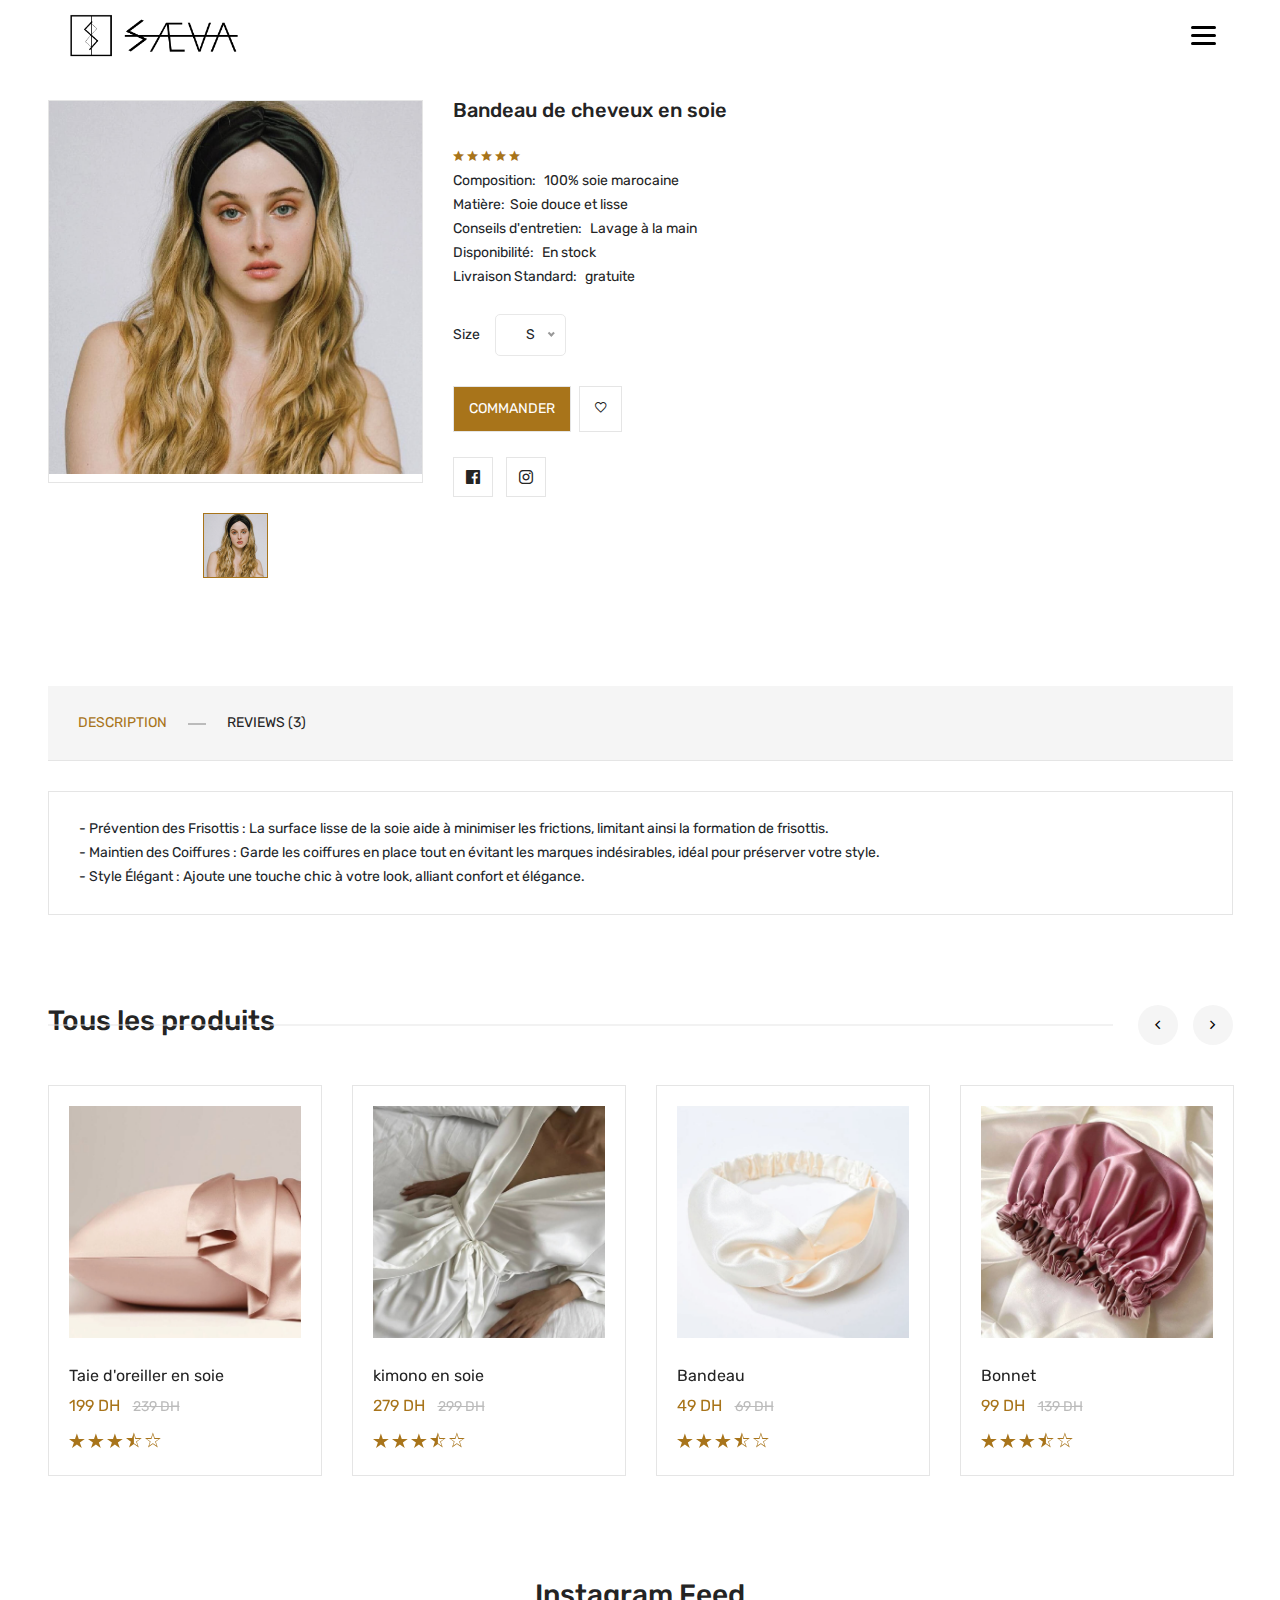
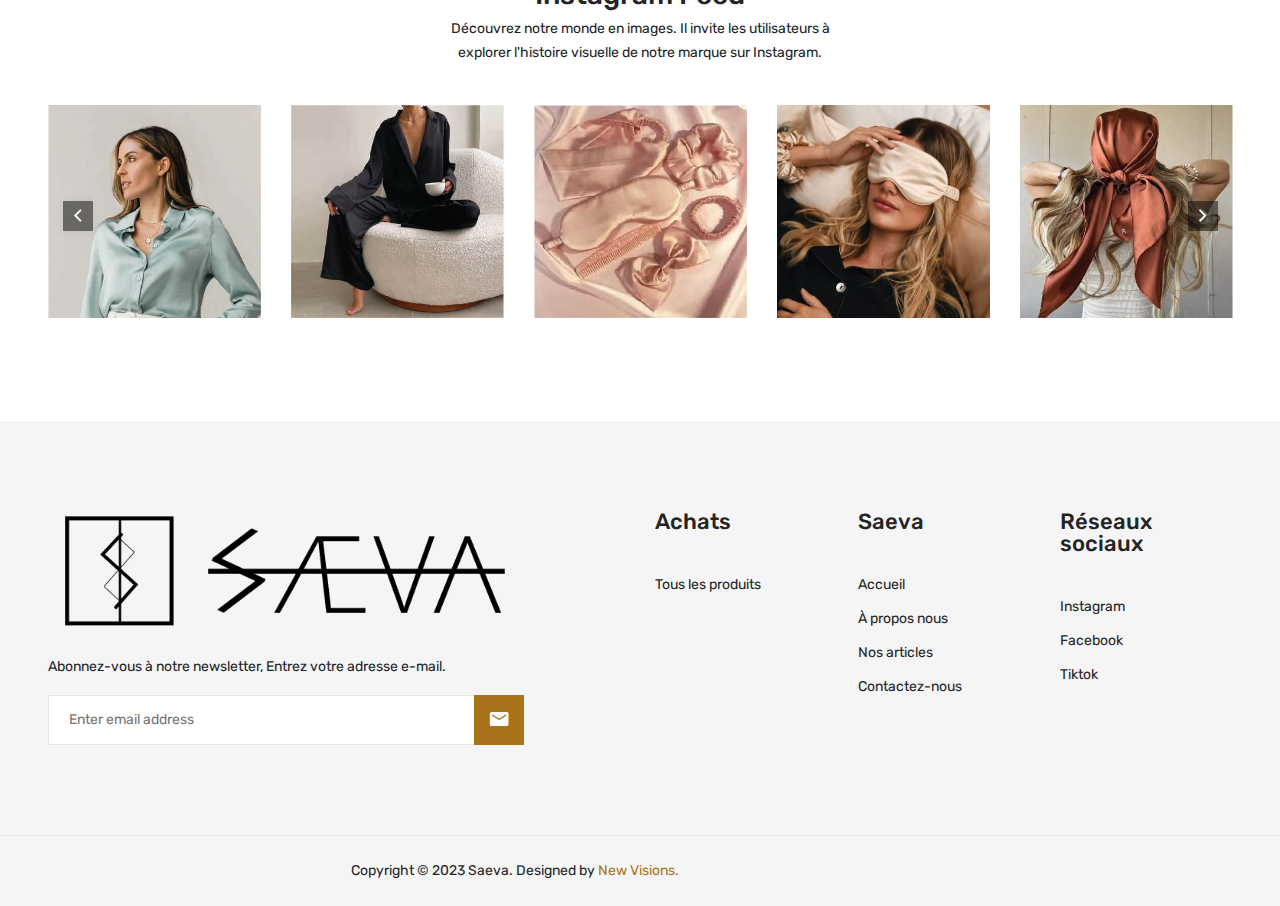
<file: bandeau.html>
<!doctype html>
<html class="no-js" lang="en">

<head>
    <meta charset="utf-8">
    <meta http-equiv="x-ua-compatible" content="ie=edge">
    <title>Bandeau en soie</title>
    <meta name="robots" content="noindex, follow" />
    <meta name="description"
        content="Kenne is a stunning html template for an expansion eCommerce site that suitable for any kind of fashion store. It will make your online store look more impressive and attractive to viewers. ">
    <meta name="viewport" content="width=device-width, initial-scale=1, shrink-to-fit=no">
    <!-- Favicon -->
    <link rel="shortcut icon" type="image/x-icon" href="assets/images/favicon.png">

    <!-- CSS
	============================================ -->

    <!-- Bootstrap CSS -->
    <link rel="stylesheet" href="assets/css/bootstrap.min.css">
    <!-- Fontawesome -->
    <link rel="stylesheet" href="assets/css/font-awesome.min.css">
    <!-- Fontawesome Star -->
    <link rel="stylesheet" href="assets/css/fontawesome-stars.min.css">
    <!-- Ion Icon -->
    <link rel="stylesheet" href="assets/css/ion-fonts.css">
    <!-- Slick CSS -->
    <link rel="stylesheet" href="assets/css/slick.css">
    <!-- Animation -->
    <link rel="stylesheet" href="assets/css/animate.min.css">
    <!-- jQuery Ui -->
    <link rel="stylesheet" href="assets/css/jquery-ui.min.css">
    <!-- Nice Select -->
    <link rel="stylesheet" href="assets/css/nice-select.css">
    <!-- Timecircles -->
    <link rel="stylesheet" href="assets/css/timecircles.css">

    <!-- Main Style CSS -->
    <link rel="stylesheet" href="assets/css/style.css">

</head>

<body class="template-color-1">

    <div class="main-wrapper">


        <!-- Begin Main Header Area Two -->
        <header>
            <nav class="navbar">
                <div class="logo">
                    <a href="#" class="logo"><img src="assets/images/menu/logo/1.png" alt=""></a>

                </div>
                <ul class="nav-menu">
                    <li class="nav-item">
                        <a href="index.html" class="nav-link">ACCUEIL</a>
                    </li>
                    <li class="nav-item">
                        <a href="about-us.html" class="nav-link">À PROPOS NOUS</a>
                    </li>
                    <li class="nav-item">
                        <a href="shop-fullwidth.html" class="nav-link">NOS ARTICLES</a>
                    </li>
                    <li class="nav-item">
                        <a href="contact-us.html" class="nav-link">CONTACTEZ-NOUS</a>
                    </li>
                </ul>
                <div class="hamburger">
                    <span class="bar"></span>
                    <span class="bar"></span>
                    <span class="bar"></span>
                </div>
            </nav>
            <script src="assets/js/index.js"></script>

        </header> <!-- Main Header Area End Here -->
        <!-- Begin Kenne's Breadcrumb Area -->
        <!-- <div class="breadcrumb-area">
            <div class="container">
                <div class="breadcrumb-content">
                    <h2>Single Product Type</h2>
                    <ul>
                        <li><a href="index.html">Home</a></li>
                        <li class="active">Single Product</li>
                    </ul>
                </div>
            </div>
        </div> -->
        <!-- Kenne's Breadcrumb Area End Here -->

        <!-- Begin Kenne's Single Product Area -->
        <div class="sp-area">
            <div class="container">
                <div class="sp-nav">
                    <div class="row">
                        <div class="col-lg-4">
                            <div class="sp-img_area">
                                <div class="sp-img_slider slick-img-slider kenne-element-carousel" data-slick-options='{
                                "slidesToShow": 1,
                                "arrows": false,
                                "fade": true,
                                "draggable": false,
                                "swipe": false,
                                "asNavFor": ".sp-img_slider-nav"
                                }'>
                                    <div class="single-slide red zoom">
                                        <img src="assets/images/product/a-02.jpg" alt="Kenne's Product Image">
                                    </div>

                                    <div class="single-slide umber zoom">
                                        <img src="assets/images/product/a-02.jpg" alt="Kenne's Product Image">
                                    </div>
                                </div>
                                <div class="sp-img_slider-nav slick-slider-nav kenne-element-carousel arrow-style-2 arrow-style-3"
                                    data-slick-options='{
                                "slidesToShow": 3,
                                "asNavFor": ".sp-img_slider",
                                "focusOnSelect": true,
                                "arrows" : true,
                                "spaceBetween": 30
                                }' data-slick-responsive='[
                                        {"breakpoint":1501, "settings": {"slidesToShow": 3}},
                                        {"breakpoint":1200, "settings": {"slidesToShow": 2}},
                                        {"breakpoint":992, "settings": {"slidesToShow": 4}},
                                        {"breakpoint":768, "settings": {"slidesToShow": 3}},
                                        {"breakpoint":575, "settings": {"slidesToShow": 2}}
                                    ]'>
                                    <div class="single-slide red">
                                        <img src="assets/images/product/a-02.jpg" alt="Kenne's Product Image">
                                    </div>

                                </div>
                            </div>
                        </div>
                        <div class="col-lg-8">
                            <div class="sp-content">
                                <div class="sp-heading">
                                    <h5><a href="pillow.html">Bandeau de cheveux en soie</a></h5>
                                </div>
                                <div class="rating-box">
                                    <ul>
                                        <li><i class="ion-android-star"></i></li>
                                        <li><i class="ion-android-star"></i></li>
                                        <li><i class="ion-android-star"></i></li>
                                        <li class="silver-color"><i class="ion-android-star"></i></li>
                                        <li class="silver-color"><i class="ion-android-star"></i></li>
                                    </ul>
                                </div>
                                <div class="sp-essential_stuff">
                                    <ul>
                                        <li>Composition:<a href="javascript:void(0)"> 100% soie marocaine</a></li>
                                        <li>Matière:<a href="javascript:void(0)">Soie douce et lisse</a></li>
                                        <li>Conseils d'entretien: <a href="javascript:void(0)">Lavage à la main</a></li>
                                        <li>Disponibilité: <a href="javascript:void(0)">En stock</a></li>
                                        <li>Livraison Standard: <a href="javascript:void(0)">gratuite</a></li>
                                    </ul>
                                </div>
                                <div class="product-size_box">
                                    <span>Size</span>
                                    <select class="myniceselect nice-select">
                                        <option value="1">S</option>
                                        <option value="2">M</option>
                                        <option value="3">L</option>
                                        <option value="4">XL</option>
                                    </select>
                                </div>
                                <div class="qty-btn_area">
                                    <ul>
                                        <li><a class="qty-cart_btn" href="https://wa.link/i7zh0f">Commander</a></li>
                                        <li><a class="qty-wishlist_btn" href="wishlist.html" data-bs-toggle="tooltip"
                                                aria-label="Add To Wishlist" data-bs-original-title="Add To Wishlist"><i
                                                    class="ion-android-favorite-outline"></i></a>
                                        </li>
                                    </ul>
                                </div>

                                <div class="kenne-social_link">
                                    <ul>
                                        <li class="facebook">
                                            <a href="https://www.facebook.com" data-bs-toggle="tooltip" target="_blank"
                                                title="Facebook">
                                                <i class="fab fa-facebook"></i>
                                            </a>
                                        </li>
                                        <li class="instagram">
                                            <a href="https://rss.com" data-bs-toggle="tooltip" target="_blank"
                                                title="Instagram">
                                                <i class="fab fa-instagram"></i>
                                            </a>
                                        </li>
                                    </ul>
                                </div>
                            </div>
                        </div>
                    </div>
                </div>
            </div>
        </div>
        <!-- Kenne's Single Product Area End Here -->

        <!-- Begin Product Tab Area Two -->
        <div class="product-tab_area-2">
            <div class="container">
                <div class="row">
                    <div class="col-lg-12">
                        <div class="sp-product-tab_nav">
                            <div class="product-tab">
                                <ul class="nav product-menu">
                                    <li><a class="active" data-bs-toggle="tab"
                                            href="#description"><span>Description</span></a>
                                    </li>
                                    </li>
                                    <li><a data-bs-toggle="tab" href="#reviews"><span>Reviews (3)</span></a></li>
                                </ul>
                            </div>
                            <div class="tab-content uren-tab_content">
                                <div id="description" class="tab-pane active show" role="tabpanel">
                                    <div class="product-description">
                                        <ul>
                                            <li>
                                                <span>
                                                    - Prévention des Frisottis : La surface lisse de la soie aide à
                                                    minimiser les frictions, limitant ainsi la formation de frisottis.
                                                    <br>
                                                    - Maintien des Coiffures : Garde les coiffures en place tout en
                                                    évitant les marques indésirables, idéal pour préserver votre style.
                                                    <br>

                                                    - Style Élégant : Ajoute une touche chic à votre look, alliant
                                                    confort et élégance.</span>
                                            </li>
                                        </ul>
                                    </div>
                                </div>
                                <div id="reviews" class="tab-pane" role="tabpanel">
                                    <div class="tab-pane active" id="tab-review">
                                        <form class="form-horizontal" id="form-review">
                                            <div id="review">
                                                <form class="form-horizontal" id="form-review-bandeau">
                                                    <div id="review-bandeau">
                                                        <table class="table table-striped table-bordered">
                                                            <tbody>
                                                                <tr>
                                                                    <td class="text-right">20/09/23</td>
                                                                </tr>
                                                                <tr>
                                                                    <td colspan="2">
                                                                        <p>Chic et fonctionnel! Ce bandeau protège mes
                                                                            cheveux et ajoute une touche élégante à mes
                                                                            tenues.</p>
                                                                        <div class="rating-box">
                                                                            <ul>
                                                                                <li><i class="ion-android-star"></i>
                                                                                </li>
                                                                                <li><i class="ion-android-star"></i>
                                                                                </li>
                                                                                <li><i class="ion-android-star"></i>
                                                                                </li>
                                                                                <li><i class="ion-android-star"></i>
                                                                                </li>
                                                                                <li><i class="ion-android-star"></i>
                                                                                </li>
                                                                            </ul>
                                                                        </div>
                                                                    </td>
                                                                </tr>
                                                            </tbody>
                                                            <tbody>
                                                                <tr>
                                                                    <td class="text-right">12/06/23</td>
                                                                </tr>
                                                                <tr>
                                                                    <td colspan="2">
                                                                        <p>Je l'adore! Il est si doux et reste en place
                                                                            toute la journée. Un achat parfait.</p>
                                                                        <div class="rating-box">
                                                                            <ul>
                                                                                <li><i class="ion-android-star"></i>
                                                                                </li>
                                                                                <li><i class="ion-android-star"></i>
                                                                                </li>
                                                                                <li><i class="ion-android-star"></i>
                                                                                </li>
                                                                                <li><i class="ion-android-star"></i>
                                                                                </li>
                                                                                <li><i class="ion-android-star"></i>
                                                                                </li>
                                                                            </ul>
                                                                        </div>
                                                                    </td>
                                                                </tr>
                                                            </tbody>
                                                            <tbody>
                                                                <tr>
                                                                    <td class="text-right">05/05/22</td>
                                                                </tr>
                                                                <tr>
                                                                    <td colspan="2">
                                                                        <p>Un accessoire indispensable pour moi
                                                                            maintenant. Il est à la fois pratique et
                                                                            luxueux.</p>
                                                                        <div class="rating-box">
                                                                            <ul>
                                                                                <li><i class="ion-android-star"></i>
                                                                                </li>
                                                                                <li><i class="ion-android-star"></i>
                                                                                </li>
                                                                                <li><i class="ion-android-star"></i>
                                                                                </li>
                                                                                <li><i class="ion-android-star"></i>
                                                                                </li>
                                                                                <li><i class="ion-android-star"></i>
                                                                                </li>
                                                                            </ul>
                                                                        </div>
                                                                    </td>
                                                                </tr>
                                                            </tbody>
                                                        </table>
                                                    </div>
                                                </form>
                                            </div>
                                    </div>
                                    </form>
                                </div>
                            </div>
                        </div>
                    </div>
                </div>
            </div>
        </div>
    </div>
    <!-- Product Tab Area Two End Here -->
    <div class="product-area ">
        <div class="container">
            <div class="row">
                <div class="col-lg-12">
                    <div class="section-title">
                        <a href="shop-fullwidth.html">
                            <h3>Tous les produits</h3>
                        </a>
                        <div class="product-arrow"></div>
                    </div>
                </div>
                <div class="col-lg-12">
                    <div class="kenne-element-carousel product-slider slider-nav" data-slick-options='{
                                "slidesToShow": 4,
                                "slidesToScroll": 1,
                                "infinite": false,
                                "arrows": true,
                                "dots": false,
                                "spaceBetween": 30,
                                "appendArrows": ".product-arrow"
                                }' data-slick-responsive='[
                                {"breakpoint":992, "settings": {
                                "slidesToShow": 3
                                }},
                                {"breakpoint":768, "settings": {
                                "slidesToShow": 2
                                }},
                                {"breakpoint":575, "settings": {
                                "slidesToShow": 1
                                }}
                            ]'>

                        <div class="product-item">
                            <div class="single-product">
                                <div class="product-img">
                                    <a href="pillow.html">
                                        <img class="primary-img" src="assets/images/product/a-05.jpg"
                                            alt="Kenne's Product Image">
                                    </a>
                                </div>
                                <div class="product-content">
                                    <div class="product-desc_info">
                                        <h3 class="product-name"><a href="single-product.html">Taie d'oreiller en
                                                soie</a>
                                        </h3>
                                        <div class="price-box">
                                            <span class="new-price">199 DH</span>
                                            <span class="old-price">239 DH</span>
                                        </div>
                                        <div class="rating-box">
                                            <ul>
                                                <li><i class="ion-ios-star"></i></li>
                                                <li><i class="ion-ios-star"></i></li>
                                                <li><i class="ion-ios-star"></i></li>
                                                <li class="silver-color"><i class="ion-ios-star-half"></i></li>
                                                <li class="silver-color"><i class="ion-ios-star-outline"></i></li>
                                            </ul>
                                        </div>
                                    </div>
                                </div>
                            </div>
                        </div>
                        <div class="product-item">
                            <div class="single-product">
                                <div class="product-img">
                                    <a href="kimono.html">
                                        <img class="primary-img" src="assets/images/product/a-09.jpg"
                                            alt="Kenne's Product Image">
                                    </a>
                                </div>
                                <div class="product-content">
                                    <div class="product-desc_info">
                                        <h3 class="product-name"><a href="single-product.html">kimono en soie</a>
                                        </h3>
                                        <div class="price-box">
                                            <span class="new-price">279 DH</span>
                                            <span class="old-price">299 DH</span>
                                        </div>
                                        <div class="rating-box">
                                            <ul>
                                                <li><i class="ion-ios-star"></i></li>
                                                <li><i class="ion-ios-star"></i></li>
                                                <li><i class="ion-ios-star"></i></li>
                                                <li class="silver-color"><i class="ion-ios-star-half"></i></li>
                                                <li class="silver-color"><i class="ion-ios-star-outline"></i></li>
                                            </ul>
                                        </div>
                                    </div>
                                </div>
                            </div>
                        </div>

                        <div class="product-item">
                            <div class="single-product">
                                <div class="product-img">
                                    <a href="bandeau.html">
                                        <img class="primary-img" src="assets/images/product/a-07.jpg"
                                            alt="Kenne's Product Image">

                                    </a>
                                </div>
                                <div class="product-content">
                                    <div class="product-desc_info">
                                        <h3 class="product-name"><a href="single-product.html">Bandeau</a>
                                        </h3>
                                        <div class="price-box">
                                            <span class="new-price">49 DH</span>
                                            <span class="old-price">69 DH</span>
                                        </div>
                                        <div class="rating-box">
                                            <ul>
                                                <li><i class="ion-ios-star"></i></li>
                                                <li><i class="ion-ios-star"></i></li>
                                                <li><i class="ion-ios-star"></i></li>
                                                <li class="silver-color"><i class="ion-ios-star-half"></i></li>
                                                <li class="silver-color"><i class="ion-ios-star-outline"></i></li>
                                            </ul>
                                        </div>
                                    </div>
                                </div>
                            </div>
                        </div>

                        <div class="product-item">
                            <div class="single-product">
                                <div class="product-img">
                                    <a href="bonnet.html">
                                        <img class="primary-img" src="assets/images/product/a-06.jpg"
                                            alt="Kenne's Product Image">
                                </div>
                                <div class="product-content">
                                    <div class="product-desc_info">
                                        <h3 class="product-name"><a href="single-product.html">Bonnet</a>
                                        </h3>
                                        <div class="price-box">
                                            <span class="new-price">99 DH</span>
                                            <span class="old-price">139 DH</span>
                                        </div>
                                        <div class="rating-box">
                                            <ul>
                                                <li><i class="ion-ios-star"></i></li>
                                                <li><i class="ion-ios-star"></i></li>
                                                <li><i class="ion-ios-star"></i></li>
                                                <li class="silver-color"><i class="ion-ios-star-half"></i></li>
                                                <li class="silver-color"><i class="ion-ios-star-outline"></i></li>
                                            </ul>
                                        </div>
                                    </div>
                                </div>
                            </div>
                        </div>
                        <div class="product-item">
                            <div class="single-product">
                                <div class="product-img">
                                    <a href="mask.html">
                                        <img class="primary-img" src="assets/images/product/a-08.jpg"
                                            alt="Kenne's Product Image">
                                    </a>
                                </div>
                                <div class="product-content">
                                    <div class="product-desc_info">
                                        <h3 class="product-name"><a href="single-product.html">Masque des yeux</a>
                                        </h3>
                                        <div class="price-box">
                                            <span class="new-price">49 DH</span>
                                            <span class="old-price">69 DH</span>
                                        </div>
                                        <div class="rating-box">
                                            <ul>
                                                <li><i class="ion-ios-star"></i></li>
                                                <li><i class="ion-ios-star"></i></li>
                                                <li><i class="ion-ios-star"></i></li>
                                                <li class="silver-color"><i class="ion-ios-star-half"></i></li>
                                                <li class="silver-color"><i class="ion-ios-star-outline"></i></li>
                                            </ul>
                                        </div>
                                    </div>
                                </div>
                            </div>
                        </div>
                        <div class="product-item">
                            <div class="single-product">
                                <div class="product-img">
                                    <a href="scrunchies.html">
                                        <img class="primary-img" src="assets/images/product/a-01.jpg"
                                            alt="Kenne's Product Imag-e">
                                    </a>
                                </div>
                                <div class="product-content">
                                    <div class="product-desc_info">
                                        <h3 class="product-name"><a href="single-product.html">Scrunchies</a>
                                        </h3>
                                        <div class="price-box">
                                            <span class="new-price">35 DH</span>
                                            <span class="old-price">55 DH</span>
                                        </div>
                                        <div class="rating-box">
                                            <ul>
                                                <li><i class="ion-ios-star"></i></li>
                                                <li><i class="ion-ios-star"></i></li>
                                                <li><i class="ion-ios-star"></i></li>
                                                <li class="silver-color"><i class="ion-ios-star-half"></i></li>
                                                <li class="silver-color"><i class="ion-ios-star-outline"></i></li>
                                            </ul>
                                        </div>
                                    </div>
                                </div>
                            </div>
                        </div>


                        <div class="product-item">
                            <div class="single-product">
                                <div class="product-img">
                                    <a href="foulard.html">
                                        <img class="primary-img" src="assets/images/product/a-03.jpg"
                                            alt="Kenne's Product Image">
                                    </a>
                                </div>
                                <div class="product-content">
                                    <div class="product-desc_info">
                                        <h3 class="product-name"><a href="single-product.html">foulard en soie</a>
                                        </h3>
                                        <div class="price-box">
                                            <span class="new-price">59 DH</span>
                                            <span class="old-price">75 DH</span>
                                        </div>
                                        <div class="rating-box">
                                            <ul>
                                                <li><i class="ion-ios-star"></i></li>
                                                <li><i class="ion-ios-star"></i></li>
                                                <li><i class="ion-ios-star"></i></li>
                                                <li class="silver-color"><i class="ion-ios-star-half"></i></li>
                                                <li class="silver-color"><i class="ion-ios-star-outline"></i></li>
                                            </ul>
                                        </div>
                                    </div>
                                </div>
                            </div>
                        </div>


                        <div class="product-item">
                            <div class="single-product">
                                <div class="product-img">
                                    <a href="robe.html">
                                        <img class="primary-img" src="assets/images/product/a-04.jpg"
                                            alt="Kenne's Product Image">
                                    </a>
                                </div>
                                <div class="product-content">
                                    <div class="product-desc_info">
                                        <h3 class="product-name"><a href="single-product.html">Robe en soie</a>
                                        </h3>
                                        <div class="price-box">
                                            <span class="new-price">120 DH</span>
                                            <span class="old-price">150 DH</span>
                                        </div>
                                        <div class="rating-box">
                                            <ul>
                                                <li><i class="ion-ios-star"></i></li>
                                                <li><i class="ion-ios-star"></i></li>
                                                <li><i class="ion-ios-star"></i></li>
                                                <li class="silver-color"><i class="ion-ios-star-half"></i></li>
                                                <li class="silver-color"><i class="ion-ios-star-outline"></i></li>
                                            </ul>
                                        </div>
                                    </div>
                                </div>
                            </div>
                        </div>
                    </div>
                </div>
            </div>
        </div>
    </div>

    <!-- Begin Kenne's Footer Area -->
    <div class="kenne-instagram_area">
        <div class="container">
            <div class="row">
                <div class="col-lg-12">
                    <div class="kenne-section_area">
                        <h3>Instagram Feed</h3>
                        <p> Découvrez notre monde en images. Il invite les utilisateurs à explorer l'histoire
                            visuelle de notre marque sur Instagram.</p>
                    </div>
                </div>
                <div class="col-lg-12">
                    <div class="kenne-element-carousel instagram-slider arrow-style arrow-style-3" data-slick-options='{
                    "slidesToShow": 5,
                    "slidesToScroll": 1,
                    "infinite": false,
                    "arrows": true,
                    "dots": false,
                    "spaceBetween": 30
                    }' data-slick-responsive='[
                    {"breakpoint":1200, "settings": {
                    "slidesToShow": 5
                    }},
                    {"breakpoint":992, "settings": {
                    "slidesToShow": 4
                    }},
                    {"breakpoint":768, "settings": {
                    "slidesToShow": 3
                    }},
                    {"breakpoint":576, "settings": {
                    "slidesToShow": 2
                    }},
                    {"breakpoint":480, "settings": {
                    "slidesToShow": 1
                    }}
                ]'>

                        <div class="single-item img-hover_effect">
                            <div class="instagram-img">
                                <a href="javascript:void(0)">
                                    <img src="assets/images/instagram/1.jpg" alt="Kenne's Instagram Image">
                                </a>
                            </div>
                        </div>
                        <div class="single-item img-hover_effect">
                            <div class="instagram-img">
                                <a href="javascript:void(0)">
                                    <img src="assets/images/instagram/2.jpg" alt="Kenne's Instagram Image">
                                </a>
                            </div>
                        </div>
                        <div class="single-item img-hover_effect">
                            <div class="instagram-img">
                                <a href="javascript:void(0)">
                                    <img src="assets/images/instagram/3.jpg" alt="Kenne's Instagram Image">
                                </a>
                            </div>
                        </div>
                        <div class="single-item img-hover_effect">
                            <div class="instagram-img">
                                <a href="javascript:void(0)">
                                    <img src="assets/images/instagram/4.jpg" alt="Kenne's Instagram Image">
                                </a>
                            </div>
                        </div>
                        <div class="single-item img-hover_effect">
                            <div class="instagram-img">
                                <a href="javascript:void(0)">
                                    <img src="assets/images/instagram/5.jpg" alt="Kenne's Instagram Image">
                                </a>
                            </div>
                        </div>
                        <div class="single-item img-hover_effect">
                            <div class="instagram-img">
                                <a href="javascript:void(0)">
                                    <img src="assets/images/instagram/6.jpg" alt="Kenne's Instagram Image">
                                </a>
                            </div>
                        </div>
                        <div class="single-item img-hover_effect">
                            <div class="instagram-img">
                                <a href="javascript:void(0)">
                                    <img src="assets/images/instagram/1.jpg" alt="Kenne's Instagram Image">
                                </a>
                            </div>
                        </div>
                        <div class="single-item img-hover_effect">
                            <div class="instagram-img">
                                <a href="javascript:void(0)">
                                    <img src="assets/images/instagram/2.jpg" alt="Kenne's Instagram Image">
                                </a>
                            </div>
                        </div>
                        <div class="single-item img-hover_effect">
                            <div class="instagram-img">
                                <a href="javascript:void(0)">
                                    <img src="assets/images/instagram/3.jpg" alt="Kenne's Instagram Image">
                                </a>
                            </div>
                        </div>

                    </div>
                </div>
            </div>
        </div>
    </div>
    <!-- Kenne's Instagram Area End Here -->
    <!-- Begin Kenne's Footer Area -->
    <div class="kenne-footer_area bg-smoke_color">
        <div class="footer-top_area">
            <div class="container">
                <div class="row">
                    <div class="col-lg-5">
                        <div class="newsletter-area">
                            <div class="newsletter-logo">
                                <a href="javascript:void(0)">
                                    <img src="assets/images/footer/logo/1.png" alt="Logo">
                                </a>
                            </div>
                            <p class="short-desc">Abonnez-vous à notre newsletter, Entrez votre adresse e-mail.</p>
                            <div class="newsletter-form_wrap">
                                <form
                                    action="https://devitems.us11.list-manage.com/subscribe/post?u=6bbb9b6f5827bd842d9640c82&amp;id=05d85f18ef"
                                    method="post" id="mc-embedded-subscribe-form" name="mc-embedded-subscribe-form"
                                    class="newsletters-form validate" target="_blank" novalidate>
                                    <div id="mc_embed_signup_scroll">
                                        <div id="mc-form" class="mc-form subscribe-form">
                                            <input id="mc-email" class="newsletter-input" type="email"
                                                autocomplete="off" placeholder="Enter email address" />
                                            <button class="newsletter-btn" id="mc-submit"><i
                                                    class="ion-android-mail"></i></button>
                                        </div>
                                    </div>
                                </form>
                            </div>
                        </div>
                    </div>
                    <div class="col-lg-6 offset-lg-1">
                        <div class="row footer-widgets_wrap">
                            <div class="col-lg-4 col-md-4 col-sm-4">
                                <div class="footer-widgets_title">
                                    <h4>Achats</h4>
                                </div>
                                <div class="footer-widgets">
                                    <ul>
                                        <li><a href="shop-fullwidth.html">Tous les produits</a></li>
                                    </ul>
                                </div>
                            </div>
                            <div class="col-lg-4 col-md-4 col-sm-4">
                                <div class="footer-widgets_title">
                                    <h4>Saeva</h4>
                                </div>
                                <div class="footer-widgets">
                                    <ul>
                                        <li> <a href="index.html">Accueil</a></li>
                                        <li> <a href="about-us.html">À propos nous</a></li>
                                        <li> <a href="shop-fullwidth.html">Nos articles</a></li>
                                        <li> <a href="contact-us.html">Contactez-nous</a></li>
                                    </ul>
                                </div>
                            </div>
                            <div class="col-lg-4 col-md-4 col-sm-4">
                                <div class="footer-widgets_title">
                                    <h4>Réseaux sociaux</h4>
                                </div>
                                <div class="footer-widgets">
                                    <ul>
                                        <li><a href="javascript:void(0)">Instagram</a></li>
                                        <li><a href="javascript:void(0)">Facebook</a></li>
                                        <li><a href="javascript:void(0)">Tiktok</a></li>
                                    </ul>
                                </div>
                            </div>
                        </div>
                    </div>
                </div>
            </div>
        </div>
        <div class="footer-bottom_area">
            <div class="container">
                <div class="row align-items-center">
                    <div class="col-md-6">
                        <div class="copyright">
                            <span>Copyright &copy; 2023 <a href="index.html">Saeva.</a> Designed by <a
                                    style="color: #A8741A;" href="www.newvisions.agency">New Visions.</a> </span>
                        </div>
                    </div>
                </div>
            </div>
        </div>
    </div>
    <!-- Kenne's Modal Area End Here -->
    <!-- Scroll To Top Start -->
    <a class="scroll-to-top" href=""><i class="ion-chevron-up"></i></a>
    <!-- Scroll To Top End -->

    </div>

    <!-- JS
============================================ -->

    <!-- jQuery JS -->
    <script src="assets/js/vendor/jquery-3.6.0.min.js"></script>
    <script src="assets/js/vendor/jquery-migrate-3.3.2.min.js"></script>
    <!-- Modernizer JS -->
    <script src="assets/js/vendor/modernizr-3.11.2.min.js"></script>
    <!-- Bootstrap JS -->
    <script src="assets/js/vendor/bootstrap.bundle.min.js"></script>

    <!-- Slick Slider JS -->
    <script src="assets/js/plugins/slick.min.js"></script>
    <!-- Barrating JS -->
    <script src="assets/js/plugins/jquery.barrating.min.js"></script>
    <!-- Counterup JS -->
    <script src="assets/js/plugins/jquery.counterup.js"></script>
    <!-- Nice Select JS -->
    <script src="assets/js/plugins/jquery.nice-select.js"></script>
    <!-- Sticky Sidebar JS -->
    <script src="assets/js/plugins/jquery.sticky-sidebar.js"></script>
    <!-- Jquery-ui JS -->
    <script src="assets/js/plugins/jquery-ui.min.js"></script>
    <script src="assets/js/plugins/jquery.ui.touch-punch.min.js"></script>
    <!-- Theia Sticky Sidebar JS -->
    <script src="assets/js/plugins/theia-sticky-sidebar.min.js"></script>
    <!-- Waypoints JS -->
    <script src="assets/js/plugins/waypoints.min.js"></script>
    <!-- jQuery Zoom JS -->
    <script src="assets/js/plugins/jquery.zoom.min.js"></script>
    <!-- Timecircles JS -->
    <script src="assets/js/plugins/timecircles.js"></script>

    <!-- Main JS -->
    <script src="assets/js/main.js"></script>

</body>

</html>
</file>
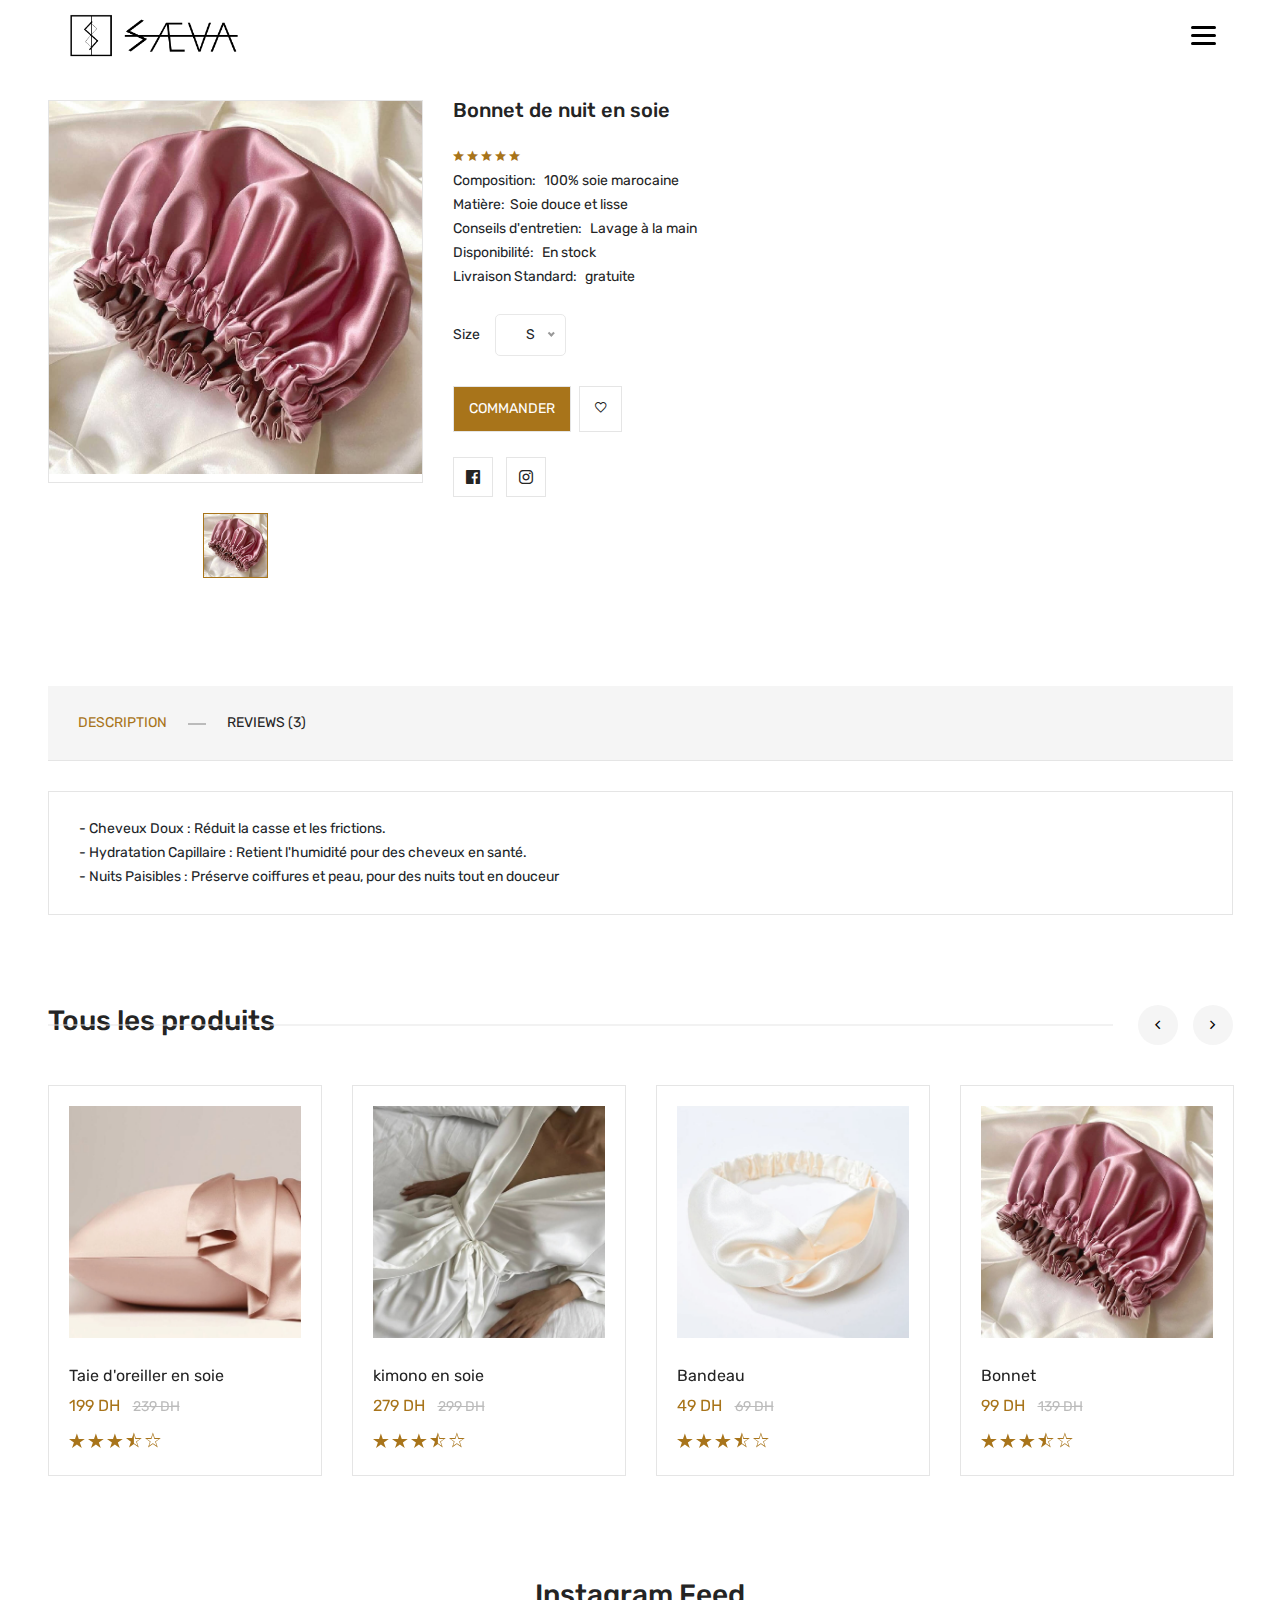
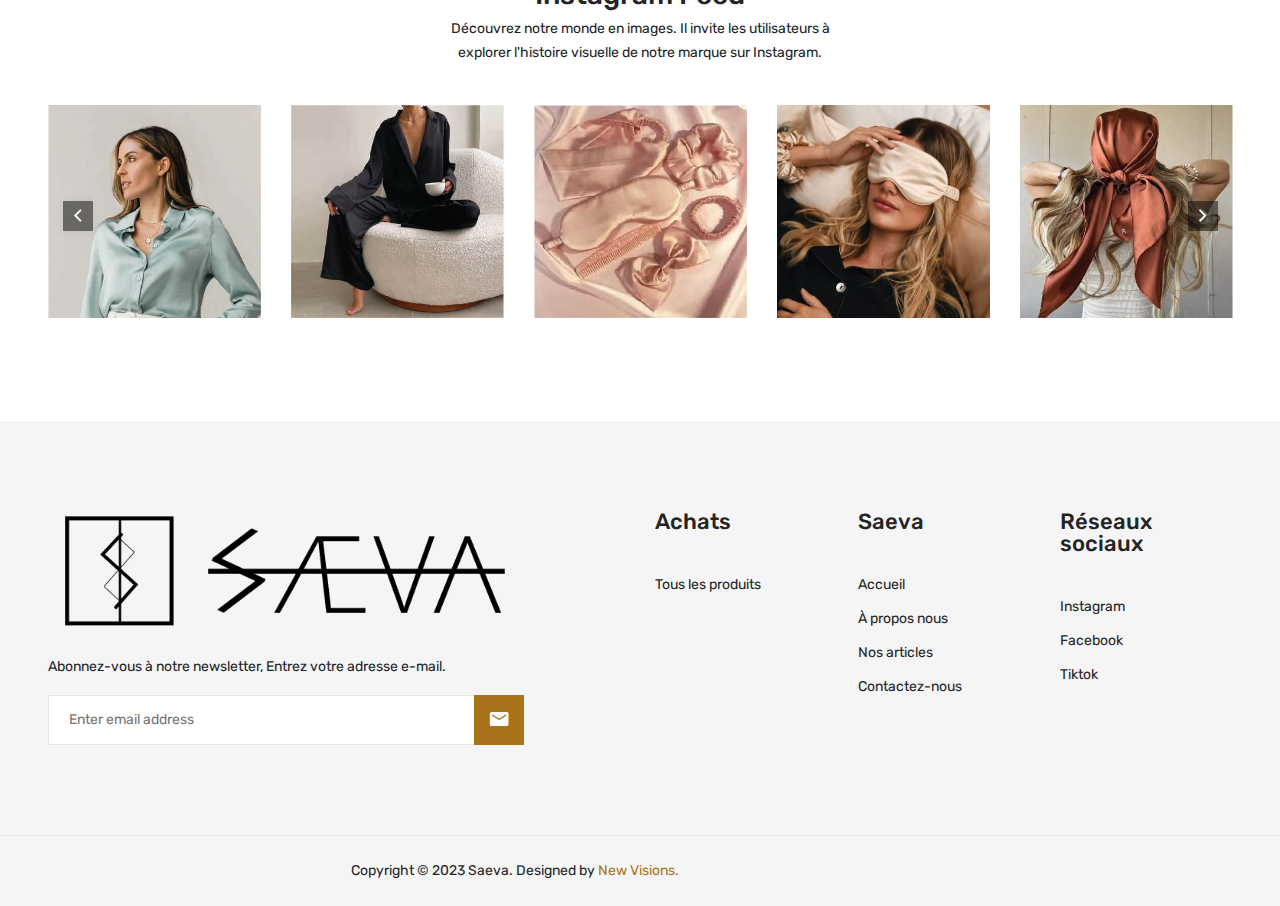
<file: bonnet.html>
<!doctype html>
<html class="no-js" lang="en">

<head>
    <meta charset="utf-8">
    <meta http-equiv="x-ua-compatible" content="ie=edge">
    <title>Bonnet en soie</title>
    <meta name="robots" content="noindex, follow" />
    <meta name="description"
        content="Kenne is a stunning html template for an expansion eCommerce site that suitable for any kind of fashion store. It will make your online store look more impressive and attractive to viewers. ">
    <meta name="viewport" content="width=device-width, initial-scale=1, shrink-to-fit=no">
    <!-- Favicon -->
    <link rel="shortcut icon" type="image/x-icon" href="assets/images/favicon.png">

    <!-- CSS
	============================================ -->

    <!-- Bootstrap CSS -->
    <link rel="stylesheet" href="assets/css/bootstrap.min.css">
    <!-- Fontawesome -->
    <link rel="stylesheet" href="assets/css/font-awesome.min.css">
    <!-- Fontawesome Star -->
    <link rel="stylesheet" href="assets/css/fontawesome-stars.min.css">
    <!-- Ion Icon -->
    <link rel="stylesheet" href="assets/css/ion-fonts.css">
    <!-- Slick CSS -->
    <link rel="stylesheet" href="assets/css/slick.css">
    <!-- Animation -->
    <link rel="stylesheet" href="assets/css/animate.min.css">
    <!-- jQuery Ui -->
    <link rel="stylesheet" href="assets/css/jquery-ui.min.css">
    <!-- Nice Select -->
    <link rel="stylesheet" href="assets/css/nice-select.css">
    <!-- Timecircles -->
    <link rel="stylesheet" href="assets/css/timecircles.css">

    <!-- Main Style CSS -->
    <link rel="stylesheet" href="assets/css/style.css">

</head>

<body class="template-color-1">

    <div class="main-wrapper">


        <!-- Begin Main Header Area Two -->
        <header>
            <nav class="navbar">
                <div class="logo">
                    <a href="#" class="logo"><img src="assets/images/menu/logo/1.png" alt=""></a>

                </div>
                <ul class="nav-menu">
                    <li class="nav-item">
                        <a href="index.html" class="nav-link">ACCUEIL</a>
                    </li>
                    <li class="nav-item">
                        <a href="about-us.html" class="nav-link">À PROPOS NOUS</a>
                    </li>
                    <li class="nav-item">
                        <a href="shop-fullwidth.html" class="nav-link">NOS ARTICLES</a>
                    </li>
                    <li class="nav-item">
                        <a href="contact-us.html" class="nav-link">CONTACTEZ-NOUS</a>
                    </li>
                </ul>
                <div class="hamburger">
                    <span class="bar"></span>
                    <span class="bar"></span>
                    <span class="bar"></span>
                </div>
            </nav>
            <script src="assets/js/index.js"></script>

        </header> <!-- Main Header Area End Here --> <!-- Main Header Area End Here Two -->

        <!-- Begin Kenne's Breadcrumb Area -->
        <!-- <div class="breadcrumb-area">
            <div class="container">
                <div class="breadcrumb-content">
                    <h2>Single Product Type</h2>
                    <ul>
                        <li><a href="index.html">Home</a></li>
                        <li class="active">Single Product</li>
                    </ul>
                </div>
            </div>
        </div> -->
        <!-- Kenne's Breadcrumb Area End Here -->

        <!-- Begin Kenne's Single Product Area -->
        <div class="sp-area">
            <div class="container">
                <div class="sp-nav">
                    <div class="row">
                        <div class="col-lg-4">
                            <div class="sp-img_area">
                                <div class="sp-img_slider slick-img-slider kenne-element-carousel" data-slick-options='{
                                "slidesToShow": 1,
                                "arrows": false,
                                "fade": true,
                                "draggable": false,
                                "swipe": false,
                                "asNavFor": ".sp-img_slider-nav"
                                }'>
                                    <div class="single-slide red zoom">
                                        <img src="assets/images/product/a-06.jpg" alt="Kenne's Product Image">
                                    </div>

                                </div>
                                <div class="sp-img_slider-nav slick-slider-nav kenne-element-carousel arrow-style-2 arrow-style-3"
                                    data-slick-options='{
                                "slidesToShow": 3,
                                "asNavFor": ".sp-img_slider",
                                "focusOnSelect": true,
                                "arrows" : true,
                                "spaceBetween": 30
                                }' data-slick-responsive='[
                                        {"breakpoint":1501, "settings": {"slidesToShow": 3}},
                                        {"breakpoint":1200, "settings": {"slidesToShow": 2}},
                                        {"breakpoint":992, "settings": {"slidesToShow": 4}},
                                        {"breakpoint":768, "settings": {"slidesToShow": 3}},
                                        {"breakpoint":575, "settings": {"slidesToShow": 2}}
                                    ]'>
                                    <div class="single-slide red">
                                        <img src="assets/images/product/a-06.jpg" alt="Kenne's Product Image">
                                    </div>

                                </div>
                            </div>
                        </div>
                        <div class="col-lg-8">
                            <div class="sp-content">
                                <div class="sp-heading">
                                    <h5><a href="pillow.html">Bonnet de nuit en soie</a></h5>
                                </div>
                                <div class="rating-box">
                                    <ul>
                                        <li><i class="ion-android-star"></i></li>
                                        <li><i class="ion-android-star"></i></li>
                                        <li><i class="ion-android-star"></i></li>
                                        <li class="silver-color"><i class="ion-android-star"></i></li>
                                        <li class="silver-color"><i class="ion-android-star"></i></li>
                                    </ul>
                                </div>
                                <div class="sp-essential_stuff">
                                    <ul>
                                        <li>Composition:<a href="javascript:void(0)"> 100% soie marocaine</a></li>
                                        <li>Matière:<a href="javascript:void(0)">Soie douce et lisse</a></li>
                                        <li>Conseils d'entretien: <a href="javascript:void(0)">Lavage à la main</a></li>
                                        <li>Disponibilité: <a href="javascript:void(0)">En stock</a></li>
                                        <li>Livraison Standard: <a href="javascript:void(0)">gratuite</a></li>
                                    </ul>
                                </div>
                                <div class="product-size_box">
                                    <span>Size</span>
                                    <select class="myniceselect nice-select">
                                        <option value="1">S</option>
                                        <option value="2">M</option>
                                        <option value="3">L</option>
                                        <option value="4">XL</option>
                                    </select>
                                </div>
                                <div class="qty-btn_area">
                                    <ul>
                                        <li><a class="qty-cart_btn" href="https://wa.link/i7zh0f">Commander</a></li>
                                        <li><a class="qty-wishlist_btn" href="wishlist.html" data-bs-toggle="tooltip"
                                                aria-label="Add To Wishlist" data-bs-original-title="Add To Wishlist"><i
                                                    class="ion-android-favorite-outline"></i></a>
                                        </li>
                                    </ul>
                                </div>


                                <div class="kenne-social_link">
                                    <ul>
                                        <li class="facebook">
                                            <a href="https://www.facebook.com" data-bs-toggle="tooltip" target="_blank"
                                                title="Facebook">
                                                <i class="fab fa-facebook"></i>
                                            </a>
                                        </li>
                                        <li class="instagram">
                                            <a href="https://rss.com" data-bs-toggle="tooltip" target="_blank"
                                                title="Instagram">
                                                <i class="fab fa-instagram"></i>
                                            </a>
                                        </li>
                                    </ul>
                                </div>
                            </div>
                        </div>
                    </div>
                </div>
            </div>
        </div>
        <!-- Kenne's Single Product Area End Here -->

        <!-- Begin Product Tab Area Two -->
        <div class="product-tab_area-2">
            <div class="container">
                <div class="row">
                    <div class="col-lg-12">
                        <div class="sp-product-tab_nav">
                            <div class="product-tab">
                                <ul class="nav product-menu">
                                    <li><a class="active" data-bs-toggle="tab"
                                            href="#description"><span>Description</span></a>
                                    </li>
                                    </li>
                                    <li><a data-bs-toggle="tab" href="#reviews"><span>Reviews (3)</span></a></li>
                                </ul>
                            </div>
                            <div class="tab-content uren-tab_content">
                                <div id="description" class="tab-pane active show" role="tabpanel">
                                    <div class="product-description">
                                        <ul>
                                            <li>
                                                <span>- Cheveux Doux : Réduit la casse et les frictions.
                                                    <br>
                                                    - Hydratation Capillaire : Retient l'humidité pour des cheveux en
                                                    santé.
                                                    <br>
                                                    - Nuits Paisibles : Préserve coiffures et peau, pour des nuits tout
                                                    en douceur</span>
                                            </li>
                                        </ul>
                                    </div>
                                </div>
                                <div id="reviews" class="tab-pane" role="tabpanel">
                                    <div class="tab-pane active" id="tab-review">
                                        <form class="form-horizontal" id="form-review">
                                            <div id="review">
                                                <form class="form-horizontal" id="form-review-bonnet">
                                                    <div id="review-bonnet">
                                                        <table class="table table-striped table-bordered">
                                                            <tbody>
                                                                <tr>
                                                                    <td class="text-right">15/11/23</td>
                                                                </tr>
                                                                <tr>
                                                                    <td colspan="2">
                                                                        <p>Mon cheveu adore ce bonnet! Il préserve sa
                                                                            douceur et évite les frisottis. Merci!</p>
                                                                        <div class="rating-box">
                                                                            <ul>
                                                                                <li><i class="ion-android-star"></i>
                                                                                </li>
                                                                                <li><i class="ion-android-star"></i>
                                                                                </li>
                                                                                <li><i class="ion-android-star"></i>
                                                                                </li>
                                                                                <li><i class="ion-android-star"></i>
                                                                                </li>
                                                                                <li><i class="ion-android-star"></i>
                                                                                </li>
                                                                            </ul>
                                                                        </div>
                                                                    </td>
                                                                </tr>
                                                            </tbody>
                                                            <tbody>
                                                                <tr>
                                                                    <td class="text-right">03/10/22</td>
                                                                </tr>
                                                                <tr>
                                                                    <td colspan="2">
                                                                        <p>Un vrai luxe pour mes nuits. Le bonnet est
                                                                            doux et confortable. Je le recommande!</p>
                                                                        <div class="rating-box">
                                                                            <ul>
                                                                                <li><i class="ion-android-star"></i>
                                                                                </li>
                                                                                <li><i class="ion-android-star"></i>
                                                                                </li>
                                                                                <li><i class="ion-android-star"></i>
                                                                                </li>
                                                                                <li><i class="ion-android-star"></i>
                                                                                </li>
                                                                                <li><i class="ion-android-star"></i>
                                                                                </li>
                                                                            </ul>
                                                                        </div>
                                                                    </td>
                                                                </tr>
                                                            </tbody>
                                                            <tbody>
                                                                <tr>
                                                                    <td class="text-right">28/08/23</td>
                                                                </tr>
                                                                <tr>
                                                                    <td colspan="2">
                                                                        <p>Je n'ai jamais eu un sommeil aussi paisible.
                                                                            Ce bonnet en soie est un must-have.</p>
                                                                        <div class="rating-box">
                                                                            <ul>
                                                                                <li><i class="ion-android-star"></i>
                                                                                </li>
                                                                                <li><i class="ion-android-star"></i>
                                                                                </li>
                                                                                <li><i class="ion-android-star"></i>
                                                                                </li>
                                                                                <li><i class="ion-android-star"></i>
                                                                                </li>
                                                                                <li><i class="ion-android-star"></i>
                                                                                </li>
                                                                            </ul>
                                                                        </div>
                                                                    </td>
                                                                </tr>
                                                            </tbody>
                                                        </table>
                                                    </div>
                                                </form>
                                            </div>
                                    </div>
                                    </form>
                                </div>
                            </div>
                        </div>
                    </div>
                </div>
            </div>
        </div>
    </div>
    <!-- Product Tab Area Two End Here -->

    <!-- Begin Product Area -->
    <div class="product-area ">
        <div class="container">
            <div class="row">
                <div class="col-lg-12">
                    <div class="section-title">
                        <a href="shop-fullwidth.html">
                            <h3>Tous les produits</h3>
                        </a>
                        <div class="product-arrow"></div>
                    </div>
                </div>
                <div class="col-lg-12">
                    <div class="kenne-element-carousel product-slider slider-nav" data-slick-options='{
                                "slidesToShow": 4,
                                "slidesToScroll": 1,
                                "infinite": false,
                                "arrows": true,
                                "dots": false,
                                "spaceBetween": 30,
                                "appendArrows": ".product-arrow"
                                }' data-slick-responsive='[
                                {"breakpoint":992, "settings": {
                                "slidesToShow": 3
                                }},
                                {"breakpoint":768, "settings": {
                                "slidesToShow": 2
                                }},
                                {"breakpoint":575, "settings": {
                                "slidesToShow": 1
                                }}
                            ]'>

                        <div class="product-item">
                            <div class="single-product">
                                <div class="product-img">
                                    <a href="pillow.html">
                                        <img class="primary-img" src="assets/images/product/a-05.jpg"
                                            alt="Kenne's Product Image">
                                    </a>
                                </div>
                                <div class="product-content">
                                    <div class="product-desc_info">
                                        <h3 class="product-name"><a href="single-product.html">Taie d'oreiller en
                                                soie</a>
                                        </h3>
                                        <div class="price-box">
                                            <span class="new-price">199 DH</span>
                                            <span class="old-price">239 DH</span>
                                        </div>
                                        <div class="rating-box">
                                            <ul>
                                                <li><i class="ion-ios-star"></i></li>
                                                <li><i class="ion-ios-star"></i></li>
                                                <li><i class="ion-ios-star"></i></li>
                                                <li class="silver-color"><i class="ion-ios-star-half"></i></li>
                                                <li class="silver-color"><i class="ion-ios-star-outline"></i></li>
                                            </ul>
                                        </div>
                                    </div>
                                </div>
                            </div>
                        </div>
                        <div class="product-item">
                            <div class="single-product">
                                <div class="product-img">
                                    <a href="kimono.html">
                                        <img class="primary-img" src="assets/images/product/a-09.jpg"
                                            alt="Kenne's Product Image">
                                    </a>
                                </div>
                                <div class="product-content">
                                    <div class="product-desc_info">
                                        <h3 class="product-name"><a href="single-product.html">kimono en soie</a>
                                        </h3>
                                        <div class="price-box">
                                            <span class="new-price">279 DH</span>
                                            <span class="old-price">299 DH</span>
                                        </div>
                                        <div class="rating-box">
                                            <ul>
                                                <li><i class="ion-ios-star"></i></li>
                                                <li><i class="ion-ios-star"></i></li>
                                                <li><i class="ion-ios-star"></i></li>
                                                <li class="silver-color"><i class="ion-ios-star-half"></i></li>
                                                <li class="silver-color"><i class="ion-ios-star-outline"></i></li>
                                            </ul>
                                        </div>
                                    </div>
                                </div>
                            </div>
                        </div>

                        <div class="product-item">
                            <div class="single-product">
                                <div class="product-img">
                                    <a href="bandeau.html">
                                        <img class="primary-img" src="assets/images/product/a-07.jpg"
                                            alt="Kenne's Product Image">

                                    </a>
                                </div>
                                <div class="product-content">
                                    <div class="product-desc_info">
                                        <h3 class="product-name"><a href="single-product.html">Bandeau</a>
                                        </h3>
                                        <div class="price-box">
                                            <span class="new-price">49 DH</span>
                                            <span class="old-price">69 DH</span>
                                        </div>
                                        <div class="rating-box">
                                            <ul>
                                                <li><i class="ion-ios-star"></i></li>
                                                <li><i class="ion-ios-star"></i></li>
                                                <li><i class="ion-ios-star"></i></li>
                                                <li class="silver-color"><i class="ion-ios-star-half"></i></li>
                                                <li class="silver-color"><i class="ion-ios-star-outline"></i></li>
                                            </ul>
                                        </div>
                                    </div>
                                </div>
                            </div>
                        </div>

                        <div class="product-item">
                            <div class="single-product">
                                <div class="product-img">
                                    <a href="bonnet.html">
                                        <img class="primary-img" src="assets/images/product/a-06.jpg"
                                            alt="Kenne's Product Image">
                                </div>
                                <div class="product-content">
                                    <div class="product-desc_info">
                                        <h3 class="product-name"><a href="single-product.html">Bonnet</a>
                                        </h3>
                                        <div class="price-box">
                                            <span class="new-price">99 DH</span>
                                            <span class="old-price">139 DH</span>
                                        </div>
                                        <div class="rating-box">
                                            <ul>
                                                <li><i class="ion-ios-star"></i></li>
                                                <li><i class="ion-ios-star"></i></li>
                                                <li><i class="ion-ios-star"></i></li>
                                                <li class="silver-color"><i class="ion-ios-star-half"></i></li>
                                                <li class="silver-color"><i class="ion-ios-star-outline"></i></li>
                                            </ul>
                                        </div>
                                    </div>
                                </div>
                            </div>
                        </div>
                        <div class="product-item">
                            <div class="single-product">
                                <div class="product-img">
                                    <a href="mask.html">
                                        <img class="primary-img" src="assets/images/product/a-08.jpg"
                                            alt="Kenne's Product Image">
                                    </a>
                                </div>
                                <div class="product-content">
                                    <div class="product-desc_info">
                                        <h3 class="product-name"><a href="single-product.html">Masque des yeux</a>
                                        </h3>
                                        <div class="price-box">
                                            <span class="new-price">49 DH</span>
                                            <span class="old-price">69 DH</span>
                                        </div>
                                        <div class="rating-box">
                                            <ul>
                                                <li><i class="ion-ios-star"></i></li>
                                                <li><i class="ion-ios-star"></i></li>
                                                <li><i class="ion-ios-star"></i></li>
                                                <li class="silver-color"><i class="ion-ios-star-half"></i></li>
                                                <li class="silver-color"><i class="ion-ios-star-outline"></i></li>
                                            </ul>
                                        </div>
                                    </div>
                                </div>
                            </div>
                        </div>
                        <div class="product-item">
                            <div class="single-product">
                                <div class="product-img">
                                    <a href="scrunchies.html">
                                        <img class="primary-img" src="assets/images/product/a-01.jpg"
                                            alt="Kenne's Product Imag-e">
                                    </a>
                                </div>
                                <div class="product-content">
                                    <div class="product-desc_info">
                                        <h3 class="product-name"><a href="single-product.html">Scrunchies</a>
                                        </h3>
                                        <div class="price-box">
                                            <span class="new-price">35 DH</span>
                                            <span class="old-price">55 DH</span>
                                        </div>
                                        <div class="rating-box">
                                            <ul>
                                                <li><i class="ion-ios-star"></i></li>
                                                <li><i class="ion-ios-star"></i></li>
                                                <li><i class="ion-ios-star"></i></li>
                                                <li class="silver-color"><i class="ion-ios-star-half"></i></li>
                                                <li class="silver-color"><i class="ion-ios-star-outline"></i></li>
                                            </ul>
                                        </div>
                                    </div>
                                </div>
                            </div>
                        </div>


                        <div class="product-item">
                            <div class="single-product">
                                <div class="product-img">
                                    <a href="mask.html">
                                        <img class="primary-img" src="assets/images/product/a-03.jpg"
                                            alt="Kenne's Product Image">
                                    </a>
                                </div>
                                <div class="product-content">
                                    <div class="product-desc_info">
                                        <h3 class="product-name"><a href="single-product.html">Bandana en soie</a>
                                        </h3>
                                        <div class="price-box">
                                            <span class="new-price">49 DH</span>
                                            <span class="old-price">69 DH</span>
                                        </div>
                                        <div class="rating-box">
                                            <ul>
                                                <li><i class="ion-ios-star"></i></li>
                                                <li><i class="ion-ios-star"></i></li>
                                                <li><i class="ion-ios-star"></i></li>
                                                <li class="silver-color"><i class="ion-ios-star-half"></i></li>
                                                <li class="silver-color"><i class="ion-ios-star-outline"></i></li>
                                            </ul>
                                        </div>
                                    </div>
                                </div>
                            </div>
                        </div>


                        <div class="product-item">
                            <div class="single-product">
                                <div class="product-img">
                                    <a href="mask.html">
                                        <img class="primary-img" src="assets/images/product/a-04.jpg"
                                            alt="Kenne's Product Image">
                                    </a>
                                </div>
                                <div class="product-content">
                                    <div class="product-desc_info">
                                        <h3 class="product-name"><a href="single-product.html">Robe en soie</a>
                                        </h3>
                                        <div class="price-box">
                                            <span class="new-price">49 DH</span>
                                            <span class="old-price">69 DH</span>
                                        </div>
                                        <div class="rating-box">
                                            <ul>
                                                <li><i class="ion-ios-star"></i></li>
                                                <li><i class="ion-ios-star"></i></li>
                                                <li><i class="ion-ios-star"></i></li>
                                                <li class="silver-color"><i class="ion-ios-star-half"></i></li>
                                                <li class="silver-color"><i class="ion-ios-star-outline"></i></li>
                                            </ul>
                                        </div>
                                    </div>
                                </div>
                            </div>
                        </div>
                    </div>
                </div>
            </div>
        </div>
    </div>
    <!-- Begin Brand Area -->
    <!-- Brand Area End Here -->

    <!-- Begin Kenne's Footer Area -->
    <div class="kenne-instagram_area">
        <div class="container">
            <div class="row">
                <div class="col-lg-12">
                    <div class="kenne-section_area">
                        <h3>Instagram Feed</h3>
                        <p> Découvrez notre monde en images. Il invite les utilisateurs à explorer l'histoire
                            visuelle de notre marque sur Instagram.</p>
                    </div>
                </div>
                <div class="col-lg-12">
                    <div class="kenne-element-carousel instagram-slider arrow-style arrow-style-3" data-slick-options='{
                    "slidesToShow": 5,
                    "slidesToScroll": 1,
                    "infinite": false,
                    "arrows": true,
                    "dots": false,
                    "spaceBetween": 30
                    }' data-slick-responsive='[
                    {"breakpoint":1200, "settings": {
                    "slidesToShow": 5
                    }},
                    {"breakpoint":992, "settings": {
                    "slidesToShow": 4
                    }},
                    {"breakpoint":768, "settings": {
                    "slidesToShow": 3
                    }},
                    {"breakpoint":576, "settings": {
                    "slidesToShow": 2
                    }},
                    {"breakpoint":480, "settings": {
                    "slidesToShow": 1
                    }}
                ]'>

                        <div class="single-item img-hover_effect">
                            <div class="instagram-img">
                                <a href="javascript:void(0)">
                                    <img src="assets/images/instagram/1.jpg" alt="Kenne's Instagram Image">
                                </a>
                            </div>
                        </div>
                        <div class="single-item img-hover_effect">
                            <div class="instagram-img">
                                <a href="javascript:void(0)">
                                    <img src="assets/images/instagram/2.jpg" alt="Kenne's Instagram Image">
                                </a>
                            </div>
                        </div>
                        <div class="single-item img-hover_effect">
                            <div class="instagram-img">
                                <a href="javascript:void(0)">
                                    <img src="assets/images/instagram/3.jpg" alt="Kenne's Instagram Image">
                                </a>
                            </div>
                        </div>
                        <div class="single-item img-hover_effect">
                            <div class="instagram-img">
                                <a href="javascript:void(0)">
                                    <img src="assets/images/instagram/4.jpg" alt="Kenne's Instagram Image">
                                </a>
                            </div>
                        </div>
                        <div class="single-item img-hover_effect">
                            <div class="instagram-img">
                                <a href="javascript:void(0)">
                                    <img src="assets/images/instagram/5.jpg" alt="Kenne's Instagram Image">
                                </a>
                            </div>
                        </div>
                        <div class="single-item img-hover_effect">
                            <div class="instagram-img">
                                <a href="javascript:void(0)">
                                    <img src="assets/images/instagram/6.jpg" alt="Kenne's Instagram Image">
                                </a>
                            </div>
                        </div>
                        <div class="single-item img-hover_effect">
                            <div class="instagram-img">
                                <a href="javascript:void(0)">
                                    <img src="assets/images/instagram/1.jpg" alt="Kenne's Instagram Image">
                                </a>
                            </div>
                        </div>
                        <div class="single-item img-hover_effect">
                            <div class="instagram-img">
                                <a href="javascript:void(0)">
                                    <img src="assets/images/instagram/2.jpg" alt="Kenne's Instagram Image">
                                </a>
                            </div>
                        </div>
                        <div class="single-item img-hover_effect">
                            <div class="instagram-img">
                                <a href="javascript:void(0)">
                                    <img src="assets/images/instagram/3.jpg" alt="Kenne's Instagram Image">
                                </a>
                            </div>
                        </div>

                    </div>
                </div>
            </div>
        </div>
    </div>
    <!-- Kenne's Instagram Area End Here -->
    <!-- Begin Kenne's Footer Area -->
    <div class="kenne-footer_area bg-smoke_color">
        <div class="footer-top_area">
            <div class="container">
                <div class="row">
                    <div class="col-lg-5">
                        <div class="newsletter-area">
                            <div class="newsletter-logo">
                                <a href="javascript:void(0)">
                                    <img src="assets/images/footer/logo/1.png" alt="Logo">
                                </a>
                            </div>
                            <p class="short-desc">Abonnez-vous à notre newsletter, Entrez votre adresse e-mail.</p>
                            <div class="newsletter-form_wrap">
                                <form
                                    action="https://devitems.us11.list-manage.com/subscribe/post?u=6bbb9b6f5827bd842d9640c82&amp;id=05d85f18ef"
                                    method="post" id="mc-embedded-subscribe-form" name="mc-embedded-subscribe-form"
                                    class="newsletters-form validate" target="_blank" novalidate>
                                    <div id="mc_embed_signup_scroll">
                                        <div id="mc-form" class="mc-form subscribe-form">
                                            <input id="mc-email" class="newsletter-input" type="email"
                                                autocomplete="off" placeholder="Enter email address" />
                                            <button class="newsletter-btn" id="mc-submit"><i
                                                    class="ion-android-mail"></i></button>
                                        </div>
                                    </div>
                                </form>
                            </div>
                        </div>
                    </div>
                    <div class="col-lg-6 offset-lg-1">
                        <div class="row footer-widgets_wrap">
                            <div class="col-lg-4 col-md-4 col-sm-4">
                                <div class="footer-widgets_title">
                                    <h4>Achats</h4>
                                </div>
                                <div class="footer-widgets">
                                    <ul>
                                        <li><a href="shop-fullwidth.html">Tous les produits</a></li>
                                    </ul>
                                </div>
                            </div>
                            <div class="col-lg-4 col-md-4 col-sm-4">
                                <div class="footer-widgets_title">
                                    <h4>Saeva</h4>
                                </div>
                                <div class="footer-widgets">
                                    <ul>
                                        <li> <a href="index.html">Accueil</a></li>
                                        <li> <a href="about-us.html">À propos nous</a></li>
                                        <li> <a href="shop-fullwidth.html">Nos articles</a></li>
                                        <li> <a href="contact-us.html">Contactez-nous</a></li>
                                    </ul>
                                </div>
                            </div>
                            <div class="col-lg-4 col-md-4 col-sm-4">
                                <div class="footer-widgets_title">
                                    <h4>Réseaux sociaux</h4>
                                </div>
                                <div class="footer-widgets">
                                    <ul>
                                        <li><a href="javascript:void(0)">Instagram</a></li>
                                        <li><a href="javascript:void(0)">Facebook</a></li>
                                        <li><a href="javascript:void(0)">Tiktok</a></li>
                                    </ul>
                                </div>
                            </div>
                        </div>
                    </div>
                </div>
            </div>
        </div>
        <div class="footer-bottom_area">
            <div class="container">
                <div class="row align-items-center">
                    <div class="col-md-6">
                        <div class="copyright">
                            <span>Copyright &copy; 2023 <a href="index.html">Saeva.</a> Designed by <a
                                    style="color: #A8741A;" href="www.newvisions.agency">New Visions.</a> </span>
                        </div>
                    </div>
                </div>
            </div>
        </div>
    </div>
    <!-- Kenne's Modal Area End Here -->
    <!-- Scroll To Top Start -->
    <a class="scroll-to-top" href=""><i class="ion-chevron-up"></i></a>
    <!-- Scroll To Top End -->

    </div>

    <!-- JS
============================================ -->

    <!-- jQuery JS -->
    <script src="assets/js/vendor/jquery-3.6.0.min.js"></script>
    <script src="assets/js/vendor/jquery-migrate-3.3.2.min.js"></script>
    <!-- Modernizer JS -->
    <script src="assets/js/vendor/modernizr-3.11.2.min.js"></script>
    <!-- Bootstrap JS -->
    <script src="assets/js/vendor/bootstrap.bundle.min.js"></script>

    <!-- Slick Slider JS -->
    <script src="assets/js/plugins/slick.min.js"></script>
    <!-- Barrating JS -->
    <script src="assets/js/plugins/jquery.barrating.min.js"></script>
    <!-- Counterup JS -->
    <script src="assets/js/plugins/jquery.counterup.js"></script>
    <!-- Nice Select JS -->
    <script src="assets/js/plugins/jquery.nice-select.js"></script>
    <!-- Sticky Sidebar JS -->
    <script src="assets/js/plugins/jquery.sticky-sidebar.js"></script>
    <!-- Jquery-ui JS -->
    <script src="assets/js/plugins/jquery-ui.min.js"></script>
    <script src="assets/js/plugins/jquery.ui.touch-punch.min.js"></script>
    <!-- Theia Sticky Sidebar JS -->
    <script src="assets/js/plugins/theia-sticky-sidebar.min.js"></script>
    <!-- Waypoints JS -->
    <script src="assets/js/plugins/waypoints.min.js"></script>
    <!-- jQuery Zoom JS -->
    <script src="assets/js/plugins/jquery.zoom.min.js"></script>
    <!-- Timecircles JS -->
    <script src="assets/js/plugins/timecircles.js"></script>

    <!-- Main JS -->
    <script src="assets/js/main.js"></script>

</body>

</html>
</file>
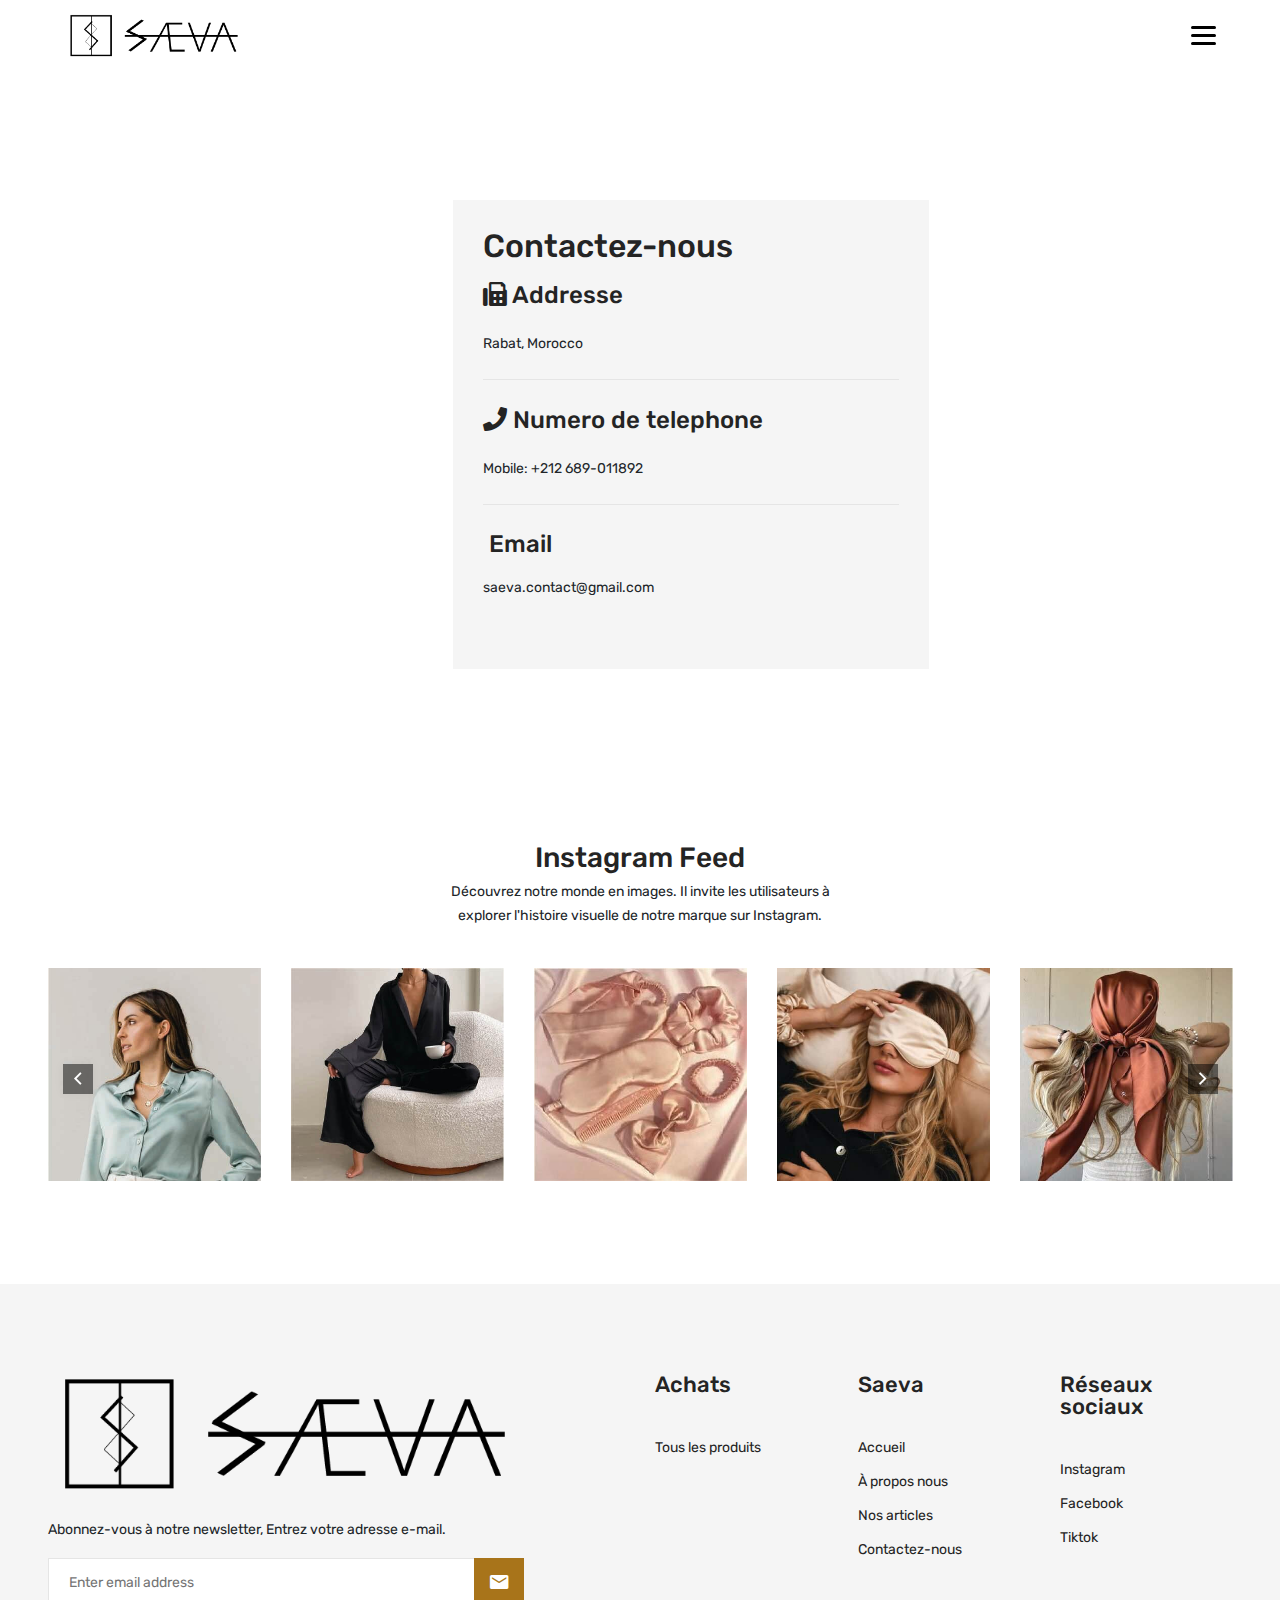
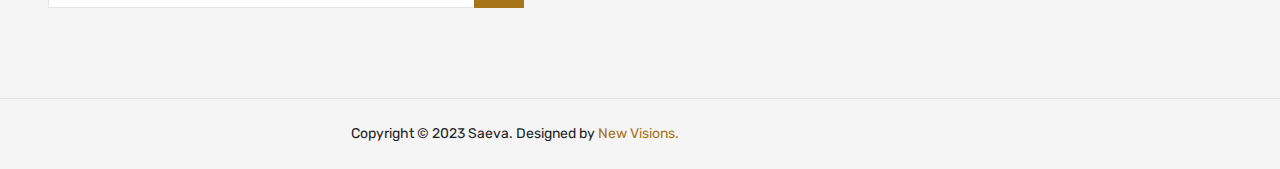
<file: contact-us.html>
<!doctype html>
<html class="no-js" lang="en">

<head>
    <meta charset="utf-8">
    <meta http-equiv="x-ua-compatible" content="ie=edge">
    <title>Contact Saeva</title>
    <meta name="robots" content="noindex, follow" />
    <meta name="description" content="">
    <meta name="viewport" content="width=device-width, initial-scale=1, shrink-to-fit=no">
    <!-- Favicon -->
    <link rel="shortcut icon" type="image/x-icon" href="assets/images/favicon.png">

    <!-- CSS
	============================================ -->

    <!-- Bootstrap CSS -->
    <link rel="stylesheet" href="assets/css/bootstrap.min.css">
    <!-- Fontawesome -->
    <link rel="stylesheet" href="assets/css/font-awesome.min.css">
    <!-- Fontawesome Star -->
    <link rel="stylesheet" href="assets/css/fontawesome-stars.min.css">
    <!-- Ion Icon -->
    <link rel="stylesheet" href="assets/css/ion-fonts.css">
    <!-- Slick CSS -->
    <link rel="stylesheet" href="assets/css/slick.css">
    <!-- Animation -->
    <link rel="stylesheet" href="assets/css/animate.min.css">
    <!-- jQuery Ui -->
    <link rel="stylesheet" href="assets/css/jquery-ui.min.css">
    <!-- Nice Select -->
    <link rel="stylesheet" href="assets/css/nice-select.css">
    <!-- Timecircles -->
    <link rel="stylesheet" href="assets/css/timecircles.css">

    <!-- Main Style CSS -->
    <link rel="stylesheet" href="assets/css/style.css">

</head>

<body class="template-color-1">

    <div class="main-wrapper">


        <!-- Begin Main Header Area Two -->
        <header>
            <nav class="navbar">
              <div class="logo">
                  <a href="#" class="logo"><img src="assets/images/menu/logo/1.png" alt=""></a>
      
              </div>
              <ul class="nav-menu">
                <li class="nav-item">
                  <a href="index.html" class="nav-link">ACCUEIL</a>
                </li>
                <li class="nav-item">
                  <a href="about-us.html" class="nav-link">À PROPOS NOUS</a>
                </li>
                <li class="nav-item">
                  <a href="shop-fullwidth.html" class="nav-link">NOS ARTICLES</a>
                </li>
                <li class="nav-item">
                  <a href="contact-us.html" class="nav-link">CONTACTEZ-NOUS</a>
                </li>
              </ul>
              <div class="hamburger">
                <span class="bar"></span>
                <span class="bar"></span>
                <span class="bar"></span>
              </div>
            </nav>
            <script src="assets/js/index.js"></script>

          </header>        <!-- Main Header Area End Here -->        <!-- Main Header Area End Here Two -->

        <!-- Begin Kenne's Breadcrumb Area -->
        <!-- Kenne's Breadcrumb Area End Here -->
        <!-- Begin Contact Main Page Area -->
        <div class="contact-main-page">
           
            <div class="container">
                <div class="row">
                    <div class="col-lg-5 offset-lg-1 col-md-12 order-1 order-lg-2">
                        <div class="contact-page-side-content">
                            <h3 class="contact-page-title">Contactez-nous</h3>
                            <div class="single-contact-block">
                                <h4><i class="fa fa-fax"></i> Addresse</h4>
                                <p>Rabat, Morocco</p>
                            </div>
                            <div class="single-contact-block">
                                <h4><i class="fa fa-phone"></i> Numero de telephone</h4>
                                <p>Mobile:  +212 689-011892</p>
                            </div>
                            <div class="single-contact-block last-child">
                                <h4><i class="fa fa-envelope-o"></i> Email</h4>
                                <p>saeva.contact@gmail.com</p>
                            </div>
                        </div>
                    </div>
                </div>
            </div>
        </div>
        <!-- Contact Main Page Area End Here -->

        <!-- Begin Brand Area -->
        <!-- Brand Area End Here -->

        <!-- Begin Kenne's Footer Area -->
        <div class="kenne-instagram_area">
            <div class="container">
                <div class="row">
                    <div class="col-lg-12">
                        <div class="kenne-section_area">
                            <h3>Instagram Feed</h3>
                            <p> Découvrez notre monde en images. Il invite les utilisateurs à explorer l'histoire visuelle de notre marque sur Instagram.</p>
                        </div>
                    </div>
                    <div class="col-lg-12">
                        <div class="kenne-element-carousel instagram-slider arrow-style arrow-style-3"
                            data-slick-options='{
                    "slidesToShow": 5,
                    "slidesToScroll": 1,
                    "infinite": false,
                    "arrows": true,
                    "dots": false,
                    "spaceBetween": 30
                    }' data-slick-responsive='[
                    {"breakpoint":1200, "settings": {
                    "slidesToShow": 5
                    }},
                    {"breakpoint":992, "settings": {
                    "slidesToShow": 4
                    }},
                    {"breakpoint":768, "settings": {
                    "slidesToShow": 3
                    }},
                    {"breakpoint":576, "settings": {
                    "slidesToShow": 2
                    }},
                    {"breakpoint":480, "settings": {
                    "slidesToShow": 1
                    }}
                ]'>

                            <div class="single-item img-hover_effect">
                                <div class="instagram-img">
                                    <a href="javascript:void(0)">
                                        <img src="assets/images/instagram/1.jpg" alt="Kenne's Instagram Image">
                                    </a>
                                </div>
                            </div>
                            <div class="single-item img-hover_effect">
                                <div class="instagram-img">
                                    <a href="javascript:void(0)">
                                        <img src="assets/images/instagram/2.jpg" alt="Kenne's Instagram Image">
                                    </a>
                                </div>
                            </div>
                            <div class="single-item img-hover_effect">
                                <div class="instagram-img">
                                    <a href="javascript:void(0)">
                                        <img src="assets/images/instagram/3.jpg" alt="Kenne's Instagram Image">
                                    </a>
                                </div>
                            </div>
                            <div class="single-item img-hover_effect">
                                <div class="instagram-img">
                                    <a href="javascript:void(0)">
                                        <img src="assets/images/instagram/4.jpg" alt="Kenne's Instagram Image">
                                    </a>
                                </div>
                            </div>
                            <div class="single-item img-hover_effect">
                                <div class="instagram-img">
                                    <a href="javascript:void(0)">
                                        <img src="assets/images/instagram/5.jpg" alt="Kenne's Instagram Image">
                                    </a>
                                </div>
                            </div>
                            <div class="single-item img-hover_effect">
                                <div class="instagram-img">
                                    <a href="javascript:void(0)">
                                        <img src="assets/images/instagram/6.jpg" alt="Kenne's Instagram Image">
                                    </a>
                                </div>
                            </div>
                            <div class="single-item img-hover_effect">
                                <div class="instagram-img">
                                    <a href="javascript:void(0)">
                                        <img src="assets/images/instagram/1.jpg" alt="Kenne's Instagram Image">
                                    </a>
                                </div>
                            </div>
                            <div class="single-item img-hover_effect">
                                <div class="instagram-img">
                                    <a href="javascript:void(0)">
                                        <img src="assets/images/instagram/2.jpg" alt="Kenne's Instagram Image">
                                    </a>
                                </div>
                            </div>
                            <div class="single-item img-hover_effect">
                                <div class="instagram-img">
                                    <a href="javascript:void(0)">
                                        <img src="assets/images/instagram/3.jpg" alt="Kenne's Instagram Image">
                                    </a>
                                </div>
                            </div>

                        </div>
                    </div>
                </div>
            </div>
        </div>
        <!-- Kenne's Instagram Area End Here -->
        <!-- Begin Kenne's Footer Area -->
        <div class="kenne-footer_area bg-smoke_color">
            <div class="footer-top_area">
                <div class="container">
                    <div class="row">
                        <div class="col-lg-5">
                            <div class="newsletter-area">
                                <div class="newsletter-logo">
                                    <a href="javascript:void(0)">
                                        <img src="assets/images/footer/logo/1.png" alt="Logo">
                                    </a>
                                </div>
                                <p class="short-desc">Abonnez-vous à notre newsletter, Entrez votre adresse e-mail.</p>
                                <div class="newsletter-form_wrap">
                                    <form
                                        action="https://devitems.us11.list-manage.com/subscribe/post?u=6bbb9b6f5827bd842d9640c82&amp;id=05d85f18ef"
                                        method="post" id="mc-embedded-subscribe-form" name="mc-embedded-subscribe-form"
                                        class="newsletters-form validate" target="_blank" novalidate>
                                        <div id="mc_embed_signup_scroll">
                                            <div id="mc-form" class="mc-form subscribe-form">
                                                <input id="mc-email" class="newsletter-input" type="email"
                                                    autocomplete="off" placeholder="Enter email address" />
                                                <button class="newsletter-btn" id="mc-submit"><i
                                                        class="ion-android-mail"></i></button>
                                            </div>
                                        </div>
                                    </form>
                                </div>
                            </div>
                        </div>
                        <div class="col-lg-6 offset-lg-1">
                            <div class="row footer-widgets_wrap">
                                <div class="col-lg-4 col-md-4 col-sm-4">
                                    <div class="footer-widgets_title">
                                        <h4>Achats</h4>
                                    </div>
                                    <div class="footer-widgets">
                                        <ul>
                                            <li><a href="javascript:void(0)">Tous les produits</a></li>
                                        </ul>
                                    </div>
                                </div>
                                <div class="col-lg-4 col-md-4 col-sm-4">
                                    <div class="footer-widgets_title">
                                        <h4>Saeva</h4>
                                    </div>
                                    <div class="footer-widgets">
                                        <ul>
                                            <li> <a href="index.html">Accueil</a></li>
                                            <li> <a href="about-us.html">À propos nous</a></li>
                                            <li> <a href="shop-fullwidth.html">Nos articles</a></li>
                                            <li> <a href="contact-us.html">Contactez-nous</a></li>
                                        </ul>
                                    </div>
                                </div>
                                <div class="col-lg-4 col-md-4 col-sm-4">
                                    <div class="footer-widgets_title">
                                        <h4>Réseaux sociaux</h4>
                                    </div>
                                    <div class="footer-widgets">
                                        <ul>
                                            <li><a href="javascript:void(0)">Instagram</a></li>
                                            <li><a href="javascript:void(0)">Facebook</a></li>
                                            <li><a href="javascript:void(0)">Tiktok</a></li>
                                        </ul>
                                    </div>
                                </div>
                            </div>
                        </div>
                    </div>
                </div>
            </div>
            <div class="footer-bottom_area">
                <div class="container">
                    <div class="row align-items-center">
                        <div class="col-md-6">
                            <div class="copyright">
                                <span>Copyright &copy; 2023 <a href="index.html">Saeva.</a> Designed by <a style="color: #A8741A;" href="www.newvisions.agency">New Visions.</a> </span>
                            </div>
                        </div>
                    </div>
                </div>
            </div>
        </div>
        <!-- Kenne's Modal Area End Here -->
        <!-- Scroll To Top Start -->
        <a class="scroll-to-top" href=""><i class="ion-chevron-up"></i></a>
        <!-- Scroll To Top End -->

    </div>
    <!-- JS
============================================ -->

    <!-- jQuery JS -->
    <script src="assets/js/vendor/jquery-3.6.0.min.js"></script>
    <script src="assets/js/vendor/jquery-migrate-3.3.2.min.js"></script>
    <!-- Modernizer JS -->
    <script src="assets/js/vendor/modernizr-3.11.2.min.js"></script>
    <!-- Bootstrap JS -->
    <script src="assets/js/vendor/bootstrap.bundle.min.js"></script>

    <!-- Slick Slider JS -->
    <script src="assets/js/plugins/slick.min.js"></script>
    <!-- Barrating JS -->
    <script src="assets/js/plugins/jquery.barrating.min.js"></script>
    <!-- Counterup JS -->
    <script src="assets/js/plugins/jquery.counterup.js"></script>
    <!-- Nice Select JS -->
    <script src="assets/js/plugins/jquery.nice-select.js"></script>
    <!-- Sticky Sidebar JS -->
    <script src="assets/js/plugins/jquery.sticky-sidebar.js"></script>
    <!-- Jquery-ui JS -->
    <script src="assets/js/plugins/jquery-ui.min.js"></script>
    <script src="assets/js/plugins/jquery.ui.touch-punch.min.js"></script>
    <!-- Theia Sticky Sidebar JS -->
    <script src="assets/js/plugins/theia-sticky-sidebar.min.js"></script>
    <!-- Waypoints JS -->
    <script src="assets/js/plugins/waypoints.min.js"></script>
    <!-- jQuery Zoom JS -->
    <script src="assets/js/plugins/jquery.zoom.min.js"></script>
    <!-- Timecircles JS -->
    <script src="assets/js/plugins/timecircles.js"></script>

    <!-- Main JS -->
    <script src="assets/js/main.js"></script>
    <!-- Begin Kenne's Google Map Area -->
    <script src="https://maps.google.com/maps/api/js?sensor=false&amp;libraries=geometry&amp;v=3.22&amp;key=AIzaSyChs2QWiAhnzz0a4OEhzqCXwx_qA9ST_lE"></script>

    <script>
        // When the window has finished loading create our google map below
        google.maps.event.addDomListener(window, 'load', init);

        function init() {
            // Basic options for a simple Google Map
            // For more options see: https://developers.google.com/maps/documentation/javascript/reference#MapOptions
            var mapOptions = {
                // How zoomed in you want the map to start at (always required)
                zoom: 12,
                scrollwheel: false,
                // The latitude and longitude to center the map (always required)
                center: new google.maps.LatLng(40.740610, -73.935242), // New York
                // How you would like to style the map.
                // This is where you would paste any style found on
                styles: [{
                        "featureType": "water",
                        "elementType": "geometry",
                        "stylers": [{
                                "color": "#e9e9e9"
                            },
                            {
                                "lightness": 17
                            }
                        ]
                    },
                    {
                        "featureType": "landscape",
                        "elementType": "geometry",
                        "stylers": [{
                                "color": "#f5f5f5"
                            },
                            {
                                "lightness": 20
                            }
                        ]
                    },
                    {
                        "featureType": "road.highway",
                        "elementType": "geometry.fill",
                        "stylers": [{
                                "color": "#ffffff"
                            },
                            {
                                "lightness": 17
                            }
                        ]
                    },
                    {
                        "featureType": "road.highway",
                        "elementType": "geometry.stroke",
                        "stylers": [{
                                "color": "#ffffff"
                            },
                            {
                                "lightness": 29
                            },
                            {
                                "weight": 0.2
                            }
                        ]
                    },
                    {
                        "featureType": "road.arterial",
                        "elementType": "geometry",
                        "stylers": [{
                                "color": "#ffffff"
                            },
                            {
                                "lightness": 18
                            }
                        ]
                    },
                    {
                        "featureType": "road.local",
                        "elementType": "geometry",
                        "stylers": [{
                                "color": "#ffffff"
                            },
                            {
                                "lightness": 16
                            }
                        ]
                    },
                    {
                        "featureType": "poi",
                        "elementType": "geometry",
                        "stylers": [{
                                "color": "#f5f5f5"
                            },
                            {
                                "lightness": 21
                            }
                        ]
                    },
                    {
                        "featureType": "poi.park",
                        "elementType": "geometry",
                        "stylers": [{
                                "color": "#dedede"
                            },
                            {
                                "lightness": 21
                            }
                        ]
                    },
                    {
                        "elementType": "labels.text.stroke",
                        "stylers": [{
                                "visibility": "on"
                            },
                            {
                                "color": "#ffffff"
                            },
                            {
                                "lightness": 16
                            }
                        ]
                    },
                    {
                        "elementType": "labels.text.fill",
                        "stylers": [{
                                "saturation": 36
                            },
                            {
                                "color": "#333333"
                            },
                            {
                                "lightness": 40
                            }
                        ]
                    },
                    {
                        "elementType": "labels.icon",
                        "stylers": [{
                            "visibility": "off"
                        }]
                    },
                    {
                        "featureType": "transit",
                        "elementType": "geometry",
                        "stylers": [{
                                "color": "#f2f2f2"
                            },
                            {
                                "lightness": 19
                            }
                        ]
                    },
                    {
                        "featureType": "administrative",
                        "elementType": "geometry.fill",
                        "stylers": [{
                                "color": "#fefefe"
                            },
                            {
                                "lightness": 20
                            }
                        ]
                    },
                    {
                        "featureType": "administrative",
                        "elementType": "geometry.stroke",
                        "stylers": [{
                                "color": "#fefefe"
                            },
                            {
                                "lightness": 17
                            },
                            {
                                "weight": 1.2
                            }
                        ]
                    }
                ]
            };
            // Get the HTML DOM element that will contain your map
            // We are using a div with id="map" seen below in the <body>
            var mapElement = document.getElementById('google-map');
            // Create the Google Map using our element and options defined above
            var map = new google.maps.Map(mapElement, mapOptions);
            // Let's also add a marker while we're at it
            var marker = new google.maps.Marker({
                position: new google.maps.LatLng(40.740610, -73.935242),
                map: map,
                title: 'Kenne',
                animation: google.maps.Animation.BOUNCE
            });
        }
    </script>
    <!-- Kenne's Google Map Area End Here -->

</body>

</html>
</file>
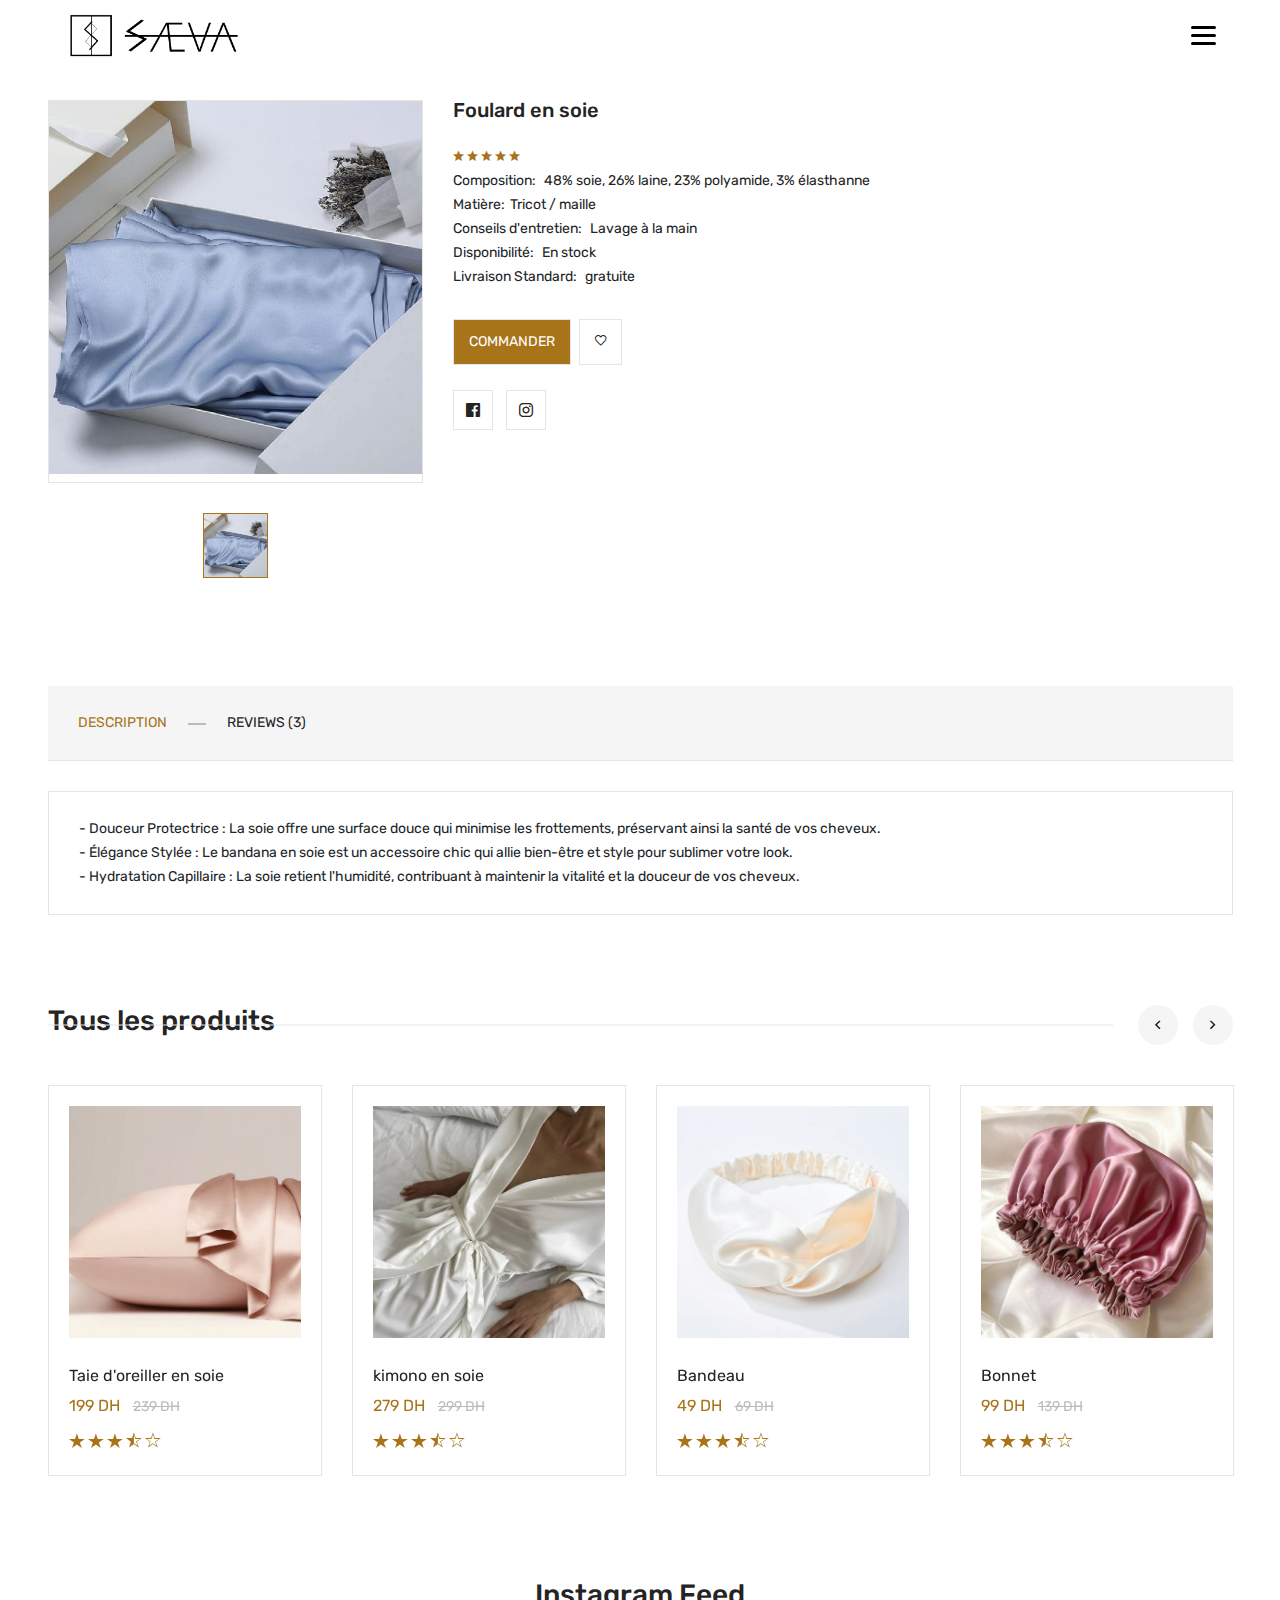
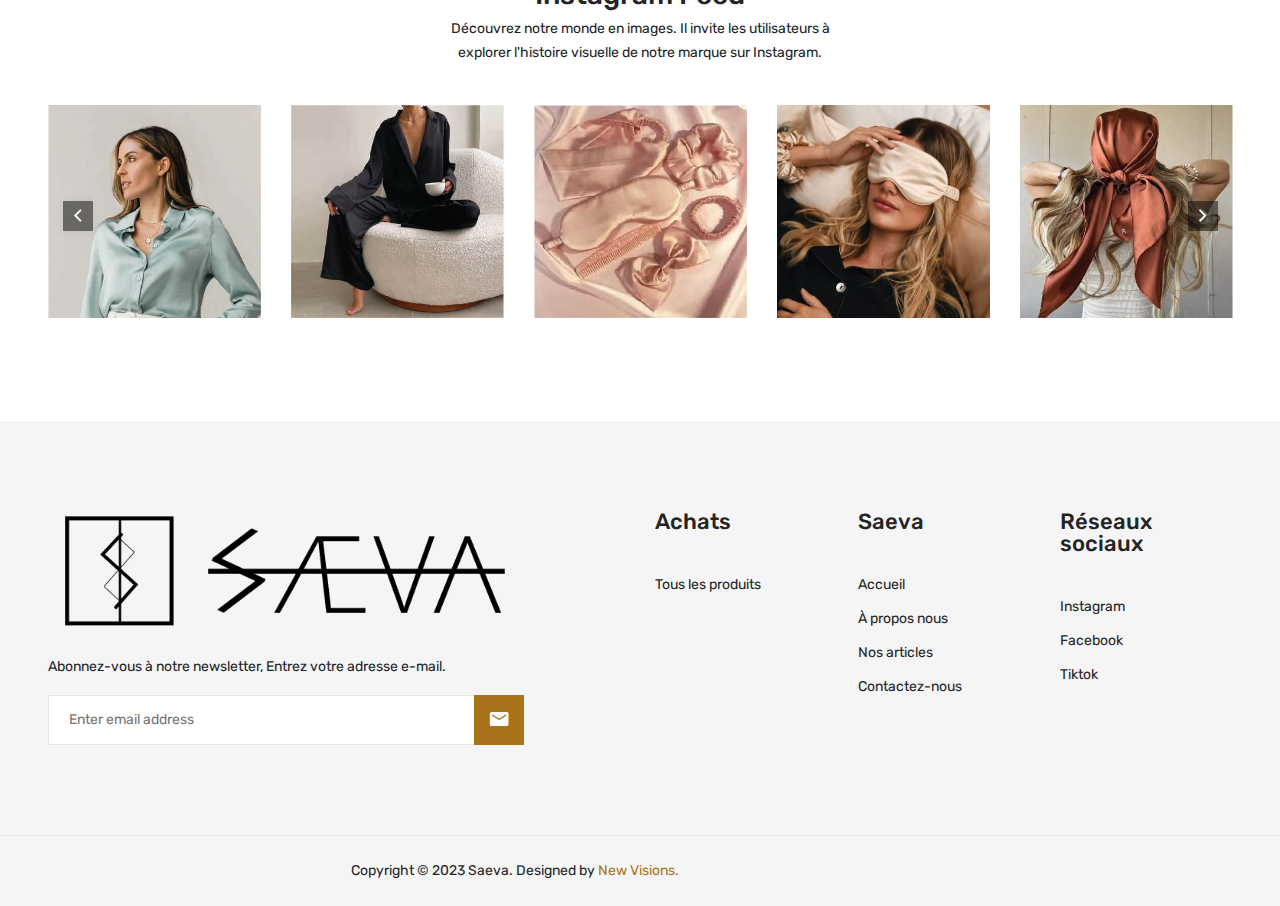
<file: foulard.html>
<!doctype html>
<html class="no-js" lang="en">

<head>
    <meta charset="utf-8">
    <meta http-equiv="x-ua-compatible" content="ie=edge">
    <title>Scrunchies en soie</title>
    <meta name="robots" content="noindex, follow" />
    <meta name="description"
        content="Kenne is a stunning html template for an expansion eCommerce site that suitable for any kind of fashion store. It will make your online store look more impressive and attractive to viewers. ">
    <meta name="viewport" content="width=device-width, initial-scale=1, shrink-to-fit=no">
    <!-- Favicon -->
    <link rel="shortcut icon" type="image/x-icon" href="assets/images/favicon.png">

    <!-- CSS
	============================================ -->

    <!-- Bootstrap CSS -->
    <link rel="stylesheet" href="assets/css/bootstrap.min.css">
    <!-- Fontawesome -->
    <link rel="stylesheet" href="assets/css/font-awesome.min.css">
    <!-- Fontawesome Star -->
    <link rel="stylesheet" href="assets/css/fontawesome-stars.min.css">
    <!-- Ion Icon -->
    <link rel="stylesheet" href="assets/css/ion-fonts.css">
    <!-- Slick CSS -->
    <link rel="stylesheet" href="assets/css/slick.css">
    <!-- Animation -->
    <link rel="stylesheet" href="assets/css/animate.min.css">
    <!-- jQuery Ui -->
    <link rel="stylesheet" href="assets/css/jquery-ui.min.css">
    <!-- Nice Select -->
    <link rel="stylesheet" href="assets/css/nice-select.css">
    <!-- Timecircles -->
    <link rel="stylesheet" href="assets/css/timecircles.css">

    <!-- Main Style CSS -->
    <link rel="stylesheet" href="assets/css/style.css">

</head>

<body class="template-color-1">

    <div class="main-wrapper">

        <!-- Begin Main Header Area Two -->
        <header>
            <nav class="navbar">
                <div class="logo">
                    <a href="#" class="logo"><img src="assets/images/menu/logo/1.png" alt=""></a>

                </div>
                <ul class="nav-menu">
                    <li class="nav-item">
                        <a href="index.html" class="nav-link">ACCUEIL</a>
                    </li>
                    <li class="nav-item">
                        <a href="about-us.html" class="nav-link">À PROPOS NOUS</a>
                    </li>
                    <li class="nav-item">
                        <a href="shop-fullwidth.html" class="nav-link">NOS ARTICLES</a>
                    </li>
                    <li class="nav-item">
                        <a href="contact-us.html" class="nav-link">CONTACTEZ-NOUS</a>
                    </li>
                </ul>
                <div class="hamburger">
                    <span class="bar"></span>
                    <span class="bar"></span>
                    <span class="bar"></span>
                </div>
            </nav>
            <script src="assets/js/index.js"></script>

        </header> <!-- Main Header Area End Here -->
        <!-- Main Header Area End Here Two -->

        <!-- Begin Kenne's Breadcrumb Area -->
        <!-- <div class="breadcrumb-area">
            <div class="container">
                <div class="breadcrumb-content">
                    <h2>Single Product Type</h2>
                    <ul>
                        <li><a href="index.html">Home</a></li>
                        <li class="active">Single Product</li>
                    </ul>
                </div>
            </div>
        </div> -->
        <!-- Kenne's Breadcrumb Area End Here -->

        <!-- Begin Kenne's Single Product Area -->
        <div class="sp-area">
            <div class="container">
                <div class="sp-nav">
                    <div class="row">
                        <div class="col-lg-4">
                            <div class="sp-img_area">
                                <div class="sp-img_slider slick-img-slider kenne-element-carousel" data-slick-options='{
                                "slidesToShow": 1,
                                "arrows": false,
                                "fade": true,
                                "draggable": false,
                                "swipe": false,
                                "asNavFor": ".sp-img_slider-nav"
                                }'>
                                    <div class="single-slide red zoom">
                                        <img src="assets/images/product/a-03.jpg" alt="Kenne's Product Image">
                                    </div>

                                </div>
                                <div class="sp-img_slider-nav slick-slider-nav kenne-element-carousel arrow-style-2 arrow-style-3"
                                    data-slick-options='{
                                "slidesToShow": 3,
                                "asNavFor": ".sp-img_slider",
                                "focusOnSelect": true,
                                "arrows" : true,
                                "spaceBetween": 30
                                }' data-slick-responsive='[
                                        {"breakpoint":1501, "settings": {"slidesToShow": 3}},
                                        {"breakpoint":1200, "settings": {"slidesToShow": 2}},
                                        {"breakpoint":992, "settings": {"slidesToShow": 4}},
                                        {"breakpoint":768, "settings": {"slidesToShow": 3}},
                                        {"breakpoint":575, "settings": {"slidesToShow": 2}}
                                    ]'>
                                    <div class="single-slide red">
                                        <img src="assets/images/product/a-03.jpg" alt="Kenne's Product Image">
                                    </div>
                                </div>
                            </div>
                        </div>
                        <div class="col-lg-8">
                            <div class="sp-content">
                                <div class="sp-heading">
                                    <h5><a href="pillow.html">Foulard en soie
                                        </a></h5>
                                </div>
                                <div class="rating-box">
                                    <ul>
                                        <li><i class="ion-android-star"></i></li>
                                        <li><i class="ion-android-star"></i></li>
                                        <li><i class="ion-android-star"></i></li>
                                        <li class="silver-color"><i class="ion-android-star"></i></li>
                                        <li class="silver-color"><i class="ion-android-star"></i></li>
                                    </ul>
                                </div>
                                <div class="sp-essential_stuff">
                                    <ul>
                                        <li>Composition:<a href="javascript:void(0)"> 48% soie, 26% laine, 23%
                                                polyamide, 3% élasthanne</a></li>
                                        <li>Matière:<a href="javascript:void(0)">Tricot / maille</a></li>
                                        <li>Conseils d'entretien: <a href="javascript:void(0)">Lavage à la main</a></li>
                                        <li>Disponibilité: <a href="javascript:void(0)">En stock</a></li>
                                        <li>Livraison Standard: <a href="javascript:void(0)">gratuite</a></li>
                                    </ul>
                                </div>
                                <div class="qty-btn_area">
                                    <ul>
                                        <li><a class="qty-cart_btn" href="https://wa.link/i7zh0f">Commander</a></li>
                                        <li><a class="qty-wishlist_btn" href="wishlist.html" data-bs-toggle="tooltip"
                                                aria-label="Add To Wishlist" data-bs-original-title="Add To Wishlist"><i
                                                    class="ion-android-favorite-outline"></i></a>
                                        </li>
                                    </ul>
                                </div>


                                <div class="kenne-social_link">
                                    <ul>
                                        <li class="facebook">
                                            <a href="https://www.facebook.com" data-bs-toggle="tooltip" target="_blank"
                                                title="Facebook">
                                                <i class="fab fa-facebook"></i>
                                            </a>
                                        </li>
                                        <li class="instagram">
                                            <a href="https://rss.com" data-bs-toggle="tooltip" target="_blank"
                                                title="Instagram">
                                                <i class="fab fa-instagram"></i>
                                            </a>
                                        </li>
                                    </ul>
                                </div>
                            </div>
                        </div>
                    </div>
                </div>
            </div>
        </div>
        <!-- Kenne's Single Product Area End Here -->

        <!-- Begin Product Tab Area Two -->
        <div class="product-tab_area-2">
            <div class="container">
                <div class="row">
                    <div class="col-lg-12">
                        <div class="sp-product-tab_nav">
                            <div class="product-tab">
                                <ul class="nav product-menu">
                                    <li><a class="active" data-bs-toggle="tab"
                                            href="#description"><span>Description</span></a>
                                    </li>
                                    </li>
                                    <li><a data-bs-toggle="tab" href="#reviews"><span>Reviews (3)</span></a></li>
                                </ul>
                            </div>
                            <div class="tab-content uren-tab_content">
                                <div id="description" class="tab-pane active show" role="tabpanel">
                                    <div class="product-description">
                                        <ul>
                                            <li>
                                                <span>- Douceur Protectrice : La soie offre une surface douce qui
                                                    minimise les frottements, préservant ainsi la santé de vos cheveux.
                                                    <br>
                                                    - Élégance Stylée : Le bandana en soie est un accessoire chic qui
                                                    allie bien-être et style pour sublimer votre look.
                                                    <br>
                                                    - Hydratation Capillaire : La soie retient l'humidité, contribuant à
                                                    maintenir la vitalité et la douceur de vos cheveux.</span>
                                            </li>
                                        </ul>
                                    </div>
                                </div>
                                <div id="reviews" class="tab-pane" role="tabpanel">
                                    <div class="tab-pane active" id="tab-review">
                                        <form class="form-horizontal" id="form-review">
                                            <div id="review">
                                                <form class="form-horizontal" id="form-review-masque">
                                                    <div id="review-masque">
                                                        <form class="form-horizontal" id="form-review-scrunchies">
                                                            <div id="review-scrunchies">
                                                                <table class="table table-striped table-bordered">
                                                                    <tbody>
                                                                        <tr>
                                                                            <td class="text-right">18/04/23</td>
                                                                        </tr>
                                                                        <tr>
                                                                            <td colspan="2">
                                                                                <p>Les meilleurs scrunchies que j'ai
                                                                                    jamais eus! Ils tiennent bien et
                                                                                    sont si doux pour mes cheveux.</p>
                                                                                <div class="rating-box">
                                                                                    <ul>
                                                                                        <li><i
                                                                                                class="ion-android-star"></i>
                                                                                        </li>
                                                                                        <li><i
                                                                                                class="ion-android-star"></i>
                                                                                        </li>
                                                                                        <li><i
                                                                                                class="ion-android-star"></i>
                                                                                        </li>
                                                                                        <li><i
                                                                                                class="ion-android-star"></i>
                                                                                        </li>
                                                                                        <li><i
                                                                                                class="ion-android-star"></i>
                                                                                        </li>
                                                                                    </ul>
                                                                                </div>
                                                                            </td>
                                                                        </tr>
                                                                    </tbody>
                                                                    <tbody>
                                                                        <tr>
                                                                            <td class="text-right">07/03/23</td>
                                                                        </tr>
                                                                        <tr>
                                                                            <td colspan="2">
                                                                                <p>Ils sont beaux et ne laissent pas de
                                                                                    marque sur mes cheveux. Je les
                                                                                    recommande vivement!</p>
                                                                                <div class="rating-box">
                                                                                    <ul>
                                                                                        <li><i
                                                                                                class="ion-android-star"></i>
                                                                                        </li>
                                                                                        <li><i
                                                                                                class="ion-android-star"></i>
                                                                                        </li>
                                                                                        <li><i
                                                                                                class="ion-android-star"></i>
                                                                                        </li>
                                                                                        <li><i
                                                                                                class="ion-android-star"></i>
                                                                                        </li>
                                                                                        <li><i
                                                                                                class="ion-android-star"></i>
                                                                                        </li>
                                                                                    </ul>
                                                                                </div>
                                                                            </td>
                                                                        </tr>
                                                                    </tbody>
                                                                    <tbody>
                                                                        <tr>
                                                                            <td class="text-right">22/05/22</td>
                                                                        </tr>
                                                                        <tr>
                                                                            <td colspan="2">
                                                                                <p>Un accessoire indispensable pour moi
                                                                                    maintenant. Ils sont à la fois
                                                                                    pratiques et luxueux.</p>
                                                                                <div class="rating-box">
                                                                                    <ul>
                                                                                        <li><i
                                                                                                class="ion-android-star"></i>
                                                                                        </li>
                                                                                        <li><i
                                                                                                class="ion-android-star"></i>
                                                                                        </li>
                                                                                        <li><i
                                                                                                class="ion-android-star"></i>
                                                                                        </li>
                                                                                        <li><i
                                                                                                class="ion-android-star"></i>
                                                                                        </li>
                                                                                        <li><i
                                                                                                class="ion-android-star"></i>
                                                                                        </li>
                                                                                    </ul>
                                                                                </div>
                                                                            </td>
                                                                        </tr>
                                                                    </tbody>
                                                                </table>
                                                            </div>
                                                        </form>

                                                    </div>
                                                </form>
                                            </div>
                                    </div>
                                    </form>
                                </div>
                            </div>
                        </div>
                    </div>
                </div>
            </div>
        </div>
    </div>
    <!-- Product Tab Area Two End Here -->

    <div class="product-area ">
        <div class="container">
            <div class="row">
                <div class="col-lg-12">
                    <div class="section-title">
                        <a href="shop-fullwidth.html">
                            <h3>Tous les produits</h3>
                        </a>
                        <div class="product-arrow"></div>
                    </div>
                </div>
                <div class="col-lg-12">
                    <div class="kenne-element-carousel product-slider slider-nav" data-slick-options='{
                                "slidesToShow": 4,
                                "slidesToScroll": 1,
                                "infinite": false,
                                "arrows": true,
                                "dots": false,
                                "spaceBetween": 30,
                                "appendArrows": ".product-arrow"
                                }' data-slick-responsive='[
                                {"breakpoint":992, "settings": {
                                "slidesToShow": 3
                                }},
                                {"breakpoint":768, "settings": {
                                "slidesToShow": 2
                                }},
                                {"breakpoint":575, "settings": {
                                "slidesToShow": 1
                                }}
                            ]'>

                        <div class="product-item">
                            <div class="single-product">
                                <div class="product-img">
                                    <a href="pillow.html">
                                        <img class="primary-img" src="assets/images/product/a-05.jpg"
                                            alt="Kenne's Product Image">
                                    </a>
                                </div>
                                <div class="product-content">
                                    <div class="product-desc_info">
                                        <h3 class="product-name"><a href="single-product.html">Taie d'oreiller en
                                                soie</a>
                                        </h3>
                                        <div class="price-box">
                                            <span class="new-price">199 DH</span>
                                            <span class="old-price">239 DH</span>
                                        </div>
                                        <div class="rating-box">
                                            <ul>
                                                <li><i class="ion-ios-star"></i></li>
                                                <li><i class="ion-ios-star"></i></li>
                                                <li><i class="ion-ios-star"></i></li>
                                                <li class="silver-color"><i class="ion-ios-star-half"></i></li>
                                                <li class="silver-color"><i class="ion-ios-star-outline"></i></li>
                                            </ul>
                                        </div>
                                    </div>
                                </div>
                            </div>
                        </div>
                        <div class="product-item">
                            <div class="single-product">
                                <div class="product-img">
                                    <a href="kimono.html">
                                        <img class="primary-img" src="assets/images/product/a-09.jpg"
                                            alt="Kenne's Product Image">
                                    </a>
                                </div>
                                <div class="product-content">
                                    <div class="product-desc_info">
                                        <h3 class="product-name"><a href="single-product.html">kimono en soie</a>
                                        </h3>
                                        <div class="price-box">
                                            <span class="new-price">279 DH</span>
                                            <span class="old-price">299 DH</span>
                                        </div>
                                        <div class="rating-box">
                                            <ul>
                                                <li><i class="ion-ios-star"></i></li>
                                                <li><i class="ion-ios-star"></i></li>
                                                <li><i class="ion-ios-star"></i></li>
                                                <li class="silver-color"><i class="ion-ios-star-half"></i></li>
                                                <li class="silver-color"><i class="ion-ios-star-outline"></i></li>
                                            </ul>
                                        </div>
                                    </div>
                                </div>
                            </div>
                        </div>

                        <div class="product-item">
                            <div class="single-product">
                                <div class="product-img">
                                    <a href="bandeau.html">
                                        <img class="primary-img" src="assets/images/product/a-07.jpg"
                                            alt="Kenne's Product Image">

                                    </a>
                                </div>
                                <div class="product-content">
                                    <div class="product-desc_info">
                                        <h3 class="product-name"><a href="single-product.html">Bandeau</a>
                                        </h3>
                                        <div class="price-box">
                                            <span class="new-price">49 DH</span>
                                            <span class="old-price">69 DH</span>
                                        </div>
                                        <div class="rating-box">
                                            <ul>
                                                <li><i class="ion-ios-star"></i></li>
                                                <li><i class="ion-ios-star"></i></li>
                                                <li><i class="ion-ios-star"></i></li>
                                                <li class="silver-color"><i class="ion-ios-star-half"></i></li>
                                                <li class="silver-color"><i class="ion-ios-star-outline"></i></li>
                                            </ul>
                                        </div>
                                    </div>
                                </div>
                            </div>
                        </div>

                        <div class="product-item">
                            <div class="single-product">
                                <div class="product-img">
                                    <a href="bonnet.html">
                                        <img class="primary-img" src="assets/images/product/a-06.jpg"
                                            alt="Kenne's Product Image">
                                </div>
                                <div class="product-content">
                                    <div class="product-desc_info">
                                        <h3 class="product-name"><a href="single-product.html">Bonnet</a>
                                        </h3>
                                        <div class="price-box">
                                            <span class="new-price">99 DH</span>
                                            <span class="old-price">139 DH</span>
                                        </div>
                                        <div class="rating-box">
                                            <ul>
                                                <li><i class="ion-ios-star"></i></li>
                                                <li><i class="ion-ios-star"></i></li>
                                                <li><i class="ion-ios-star"></i></li>
                                                <li class="silver-color"><i class="ion-ios-star-half"></i></li>
                                                <li class="silver-color"><i class="ion-ios-star-outline"></i></li>
                                            </ul>
                                        </div>
                                    </div>
                                </div>
                            </div>
                        </div>
                        <div class="product-item">
                            <div class="single-product">
                                <div class="product-img">
                                    <a href="mask.html">
                                        <img class="primary-img" src="assets/images/product/a-08.jpg"
                                            alt="Kenne's Product Image">
                                    </a>
                                </div>
                                <div class="product-content">
                                    <div class="product-desc_info">
                                        <h3 class="product-name"><a href="single-product.html">Masque des yeux</a>
                                        </h3>
                                        <div class="price-box">
                                            <span class="new-price">49 DH</span>
                                            <span class="old-price">69 DH</span>
                                        </div>
                                        <div class="rating-box">
                                            <ul>
                                                <li><i class="ion-ios-star"></i></li>
                                                <li><i class="ion-ios-star"></i></li>
                                                <li><i class="ion-ios-star"></i></li>
                                                <li class="silver-color"><i class="ion-ios-star-half"></i></li>
                                                <li class="silver-color"><i class="ion-ios-star-outline"></i></li>
                                            </ul>
                                        </div>
                                    </div>
                                </div>
                            </div>
                        </div>
                        <div class="product-item">
                            <div class="single-product">
                                <div class="product-img">
                                    <a href="scrunchies.html">
                                        <img class="primary-img" src="assets/images/product/a-01.jpg"
                                            alt="Kenne's Product Imag-e">
                                    </a>
                                </div>
                                <div class="product-content">
                                    <div class="product-desc_info">
                                        <h3 class="product-name"><a href="single-product.html">Scrunchies</a>
                                        </h3>
                                        <div class="price-box">
                                            <span class="new-price">35 DH</span>
                                            <span class="old-price">55 DH</span>
                                        </div>
                                        <div class="rating-box">
                                            <ul>
                                                <li><i class="ion-ios-star"></i></li>
                                                <li><i class="ion-ios-star"></i></li>
                                                <li><i class="ion-ios-star"></i></li>
                                                <li class="silver-color"><i class="ion-ios-star-half"></i></li>
                                                <li class="silver-color"><i class="ion-ios-star-outline"></i></li>
                                            </ul>
                                        </div>
                                    </div>
                                </div>
                            </div>
                        </div>


                        <div class="product-item">
                            <div class="single-product">
                                <div class="product-img">
                                    <a href="foulard.html">
                                        <img class="primary-img" src="assets/images/product/a-03.jpg"
                                            alt="Kenne's Product Image">
                                    </a>
                                </div>
                                <div class="product-content">
                                    <div class="product-desc_info">
                                        <h3 class="product-name"><a href="single-product.html">foulard en soie</a>
                                        </h3>
                                        <div class="price-box">
                                            <span class="new-price">59 DH</span>
                                            <span class="old-price">75 DH</span>
                                        </div>
                                        <div class="rating-box">
                                            <ul>
                                                <li><i class="ion-ios-star"></i></li>
                                                <li><i class="ion-ios-star"></i></li>
                                                <li><i class="ion-ios-star"></i></li>
                                                <li class="silver-color"><i class="ion-ios-star-half"></i></li>
                                                <li class="silver-color"><i class="ion-ios-star-outline"></i></li>
                                            </ul>
                                        </div>
                                    </div>
                                </div>
                            </div>
                        </div>


                        <div class="product-item">
                            <div class="single-product">
                                <div class="product-img">
                                    <a href="robe.html">
                                        <img class="primary-img" src="assets/images/product/a-04.jpg"
                                            alt="Kenne's Product Image">
                                    </a>
                                </div>
                                <div class="product-content">
                                    <div class="product-desc_info">
                                        <h3 class="product-name"><a href="single-product.html">Robe en soie</a>
                                        </h3>
                                        <div class="price-box">
                                            <span class="new-price">120 DH</span>
                                            <span class="old-price">150 DH</span>
                                        </div>
                                        <div class="rating-box">
                                            <ul>
                                                <li><i class="ion-ios-star"></i></li>
                                                <li><i class="ion-ios-star"></i></li>
                                                <li><i class="ion-ios-star"></i></li>
                                                <li class="silver-color"><i class="ion-ios-star-half"></i></li>
                                                <li class="silver-color"><i class="ion-ios-star-outline"></i></li>
                                            </ul>
                                        </div>
                                    </div>
                                </div>
                            </div>
                        </div>
                    </div>
                </div>
            </div>
        </div>
    </div> <!-- Brand Area End Here -->

    <!-- Begin Kenne's Footer Area -->
    <div class="kenne-instagram_area">
        <div class="container">
            <div class="row">
                <div class="col-lg-12">
                    <div class="kenne-section_area">
                        <h3>Instagram Feed</h3>
                        <p> Découvrez notre monde en images. Il invite les utilisateurs à explorer l'histoire
                            visuelle de notre marque sur Instagram.</p>
                    </div>
                </div>
                <div class="col-lg-12">
                    <div class="kenne-element-carousel instagram-slider arrow-style arrow-style-3" data-slick-options='{
                    "slidesToShow": 5,
                    "slidesToScroll": 1,
                    "infinite": false,
                    "arrows": true,
                    "dots": false,
                    "spaceBetween": 30
                    }' data-slick-responsive='[
                    {"breakpoint":1200, "settings": {
                    "slidesToShow": 5
                    }},
                    {"breakpoint":992, "settings": {
                    "slidesToShow": 4
                    }},
                    {"breakpoint":768, "settings": {
                    "slidesToShow": 3
                    }},
                    {"breakpoint":576, "settings": {
                    "slidesToShow": 2
                    }},
                    {"breakpoint":480, "settings": {
                    "slidesToShow": 1
                    }}
                ]'>

                        <div class="single-item img-hover_effect">
                            <div class="instagram-img">
                                <a href="javascript:void(0)">
                                    <img src="assets/images/instagram/1.jpg" alt="Kenne's Instagram Image">
                                </a>
                            </div>
                        </div>
                        <div class="single-item img-hover_effect">
                            <div class="instagram-img">
                                <a href="javascript:void(0)">
                                    <img src="assets/images/instagram/2.jpg" alt="Kenne's Instagram Image">
                                </a>
                            </div>
                        </div>
                        <div class="single-item img-hover_effect">
                            <div class="instagram-img">
                                <a href="javascript:void(0)">
                                    <img src="assets/images/instagram/3.jpg" alt="Kenne's Instagram Image">
                                </a>
                            </div>
                        </div>
                        <div class="single-item img-hover_effect">
                            <div class="instagram-img">
                                <a href="javascript:void(0)">
                                    <img src="assets/images/instagram/4.jpg" alt="Kenne's Instagram Image">
                                </a>
                            </div>
                        </div>
                        <div class="single-item img-hover_effect">
                            <div class="instagram-img">
                                <a href="javascript:void(0)">
                                    <img src="assets/images/instagram/5.jpg" alt="Kenne's Instagram Image">
                                </a>
                            </div>
                        </div>
                        <div class="single-item img-hover_effect">
                            <div class="instagram-img">
                                <a href="javascript:void(0)">
                                    <img src="assets/images/instagram/6.jpg" alt="Kenne's Instagram Image">
                                </a>
                            </div>
                        </div>
                        <div class="single-item img-hover_effect">
                            <div class="instagram-img">
                                <a href="javascript:void(0)">
                                    <img src="assets/images/instagram/1.jpg" alt="Kenne's Instagram Image">
                                </a>
                            </div>
                        </div>
                        <div class="single-item img-hover_effect">
                            <div class="instagram-img">
                                <a href="javascript:void(0)">
                                    <img src="assets/images/instagram/2.jpg" alt="Kenne's Instagram Image">
                                </a>
                            </div>
                        </div>
                        <div class="single-item img-hover_effect">
                            <div class="instagram-img">
                                <a href="javascript:void(0)">
                                    <img src="assets/images/instagram/3.jpg" alt="Kenne's Instagram Image">
                                </a>
                            </div>
                        </div>

                    </div>
                </div>
            </div>
        </div>
    </div>
    <!-- Kenne's Instagram Area End Here -->
    <!-- Begin Kenne's Footer Area -->
    <div class="kenne-footer_area bg-smoke_color">
        <div class="footer-top_area">
            <div class="container">
                <div class="row">
                    <div class="col-lg-5">
                        <div class="newsletter-area">
                            <div class="newsletter-logo">
                                <a href="javascript:void(0)">
                                    <img src="assets/images/footer/logo/1.png" alt="Logo">
                                </a>
                            </div>
                            <p class="short-desc">Abonnez-vous à notre newsletter, Entrez votre adresse e-mail.</p>
                            <div class="newsletter-form_wrap">
                                <form
                                    action="https://devitems.us11.list-manage.com/subscribe/post?u=6bbb9b6f5827bd842d9640c82&amp;id=05d85f18ef"
                                    method="post" id="mc-embedded-subscribe-form" name="mc-embedded-subscribe-form"
                                    class="newsletters-form validate" target="_blank" novalidate>
                                    <div id="mc_embed_signup_scroll">
                                        <div id="mc-form" class="mc-form subscribe-form">
                                            <input id="mc-email" class="newsletter-input" type="email"
                                                autocomplete="off" placeholder="Enter email address" />
                                            <button class="newsletter-btn" id="mc-submit"><i
                                                    class="ion-android-mail"></i></button>
                                        </div>
                                    </div>
                                </form>
                            </div>
                        </div>
                    </div>
                    <div class="col-lg-6 offset-lg-1">
                        <div class="row footer-widgets_wrap">
                            <div class="col-lg-4 col-md-4 col-sm-4">
                                <div class="footer-widgets_title">
                                    <h4>Achats</h4>
                                </div>
                                <div class="footer-widgets">
                                    <ul>
                                        <li><a href="shop-fullwidth.html">Tous les produits</a></li>
                                    </ul>
                                </div>
                            </div>
                            <div class="col-lg-4 col-md-4 col-sm-4">
                                <div class="footer-widgets_title">
                                    <h4>Saeva</h4>
                                </div>
                                <div class="footer-widgets">
                                    <ul>
                                        <li> <a href="index.html">Accueil</a></li>
                                        <li> <a href="about-us.html">À propos nous</a></li>
                                        <li> <a href="shop-fullwidth.html">Nos articles</a></li>
                                        <li> <a href="contact-us.html">Contactez-nous</a></li>
                                    </ul>
                                </div>
                            </div>
                            <div class="col-lg-4 col-md-4 col-sm-4">
                                <div class="footer-widgets_title">
                                    <h4>Réseaux sociaux</h4>
                                </div>
                                <div class="footer-widgets">
                                    <ul>
                                        <li><a href="javascript:void(0)">Instagram</a></li>
                                        <li><a href="javascript:void(0)">Facebook</a></li>
                                        <li><a href="javascript:void(0)">Tiktok</a></li>
                                    </ul>
                                </div>
                            </div>
                        </div>
                    </div>
                </div>
            </div>
        </div>
        <div class="footer-bottom_area">
            <div class="container">
                <div class="row align-items-center">
                    <div class="col-md-6">
                        <div class="copyright">
                            <span>Copyright &copy; 2023 <a href="index.html">Saeva.</a> Designed by <a
                                    style="color: #A8741A;" href="www.newvisions.agency">New Visions.</a> </span>
                        </div>
                    </div>
                </div>
            </div>
        </div>
    </div>
    <!-- Kenne's Modal Area End Here -->
    <!-- Scroll To Top Start -->
    <a class="scroll-to-top" href=""><i class="ion-chevron-up"></i></a>
    <!-- Scroll To Top End -->

    </div>

    <!-- JS
============================================ -->

    <!-- jQuery JS -->
    <script src="assets/js/vendor/jquery-3.6.0.min.js"></script>
    <script src="assets/js/vendor/jquery-migrate-3.3.2.min.js"></script>
    <!-- Modernizer JS -->
    <script src="assets/js/vendor/modernizr-3.11.2.min.js"></script>
    <!-- Bootstrap JS -->
    <script src="assets/js/vendor/bootstrap.bundle.min.js"></script>

    <!-- Slick Slider JS -->
    <script src="assets/js/plugins/slick.min.js"></script>
    <!-- Barrating JS -->
    <script src="assets/js/plugins/jquery.barrating.min.js"></script>
    <!-- Counterup JS -->
    <script src="assets/js/plugins/jquery.counterup.js"></script>
    <!-- Nice Select JS -->
    <script src="assets/js/plugins/jquery.nice-select.js"></script>
    <!-- Sticky Sidebar JS -->
    <script src="assets/js/plugins/jquery.sticky-sidebar.js"></script>
    <!-- Jquery-ui JS -->
    <script src="assets/js/plugins/jquery-ui.min.js"></script>
    <script src="assets/js/plugins/jquery.ui.touch-punch.min.js"></script>
    <!-- Theia Sticky Sidebar JS -->
    <script src="assets/js/plugins/theia-sticky-sidebar.min.js"></script>
    <!-- Waypoints JS -->
    <script src="assets/js/plugins/waypoints.min.js"></script>
    <!-- jQuery Zoom JS -->
    <script src="assets/js/plugins/jquery.zoom.min.js"></script>
    <!-- Timecircles JS -->
    <script src="assets/js/plugins/timecircles.js"></script>

    <!-- Main JS -->
    <script src="assets/js/main.js"></script>

</body>

</html>
</file>
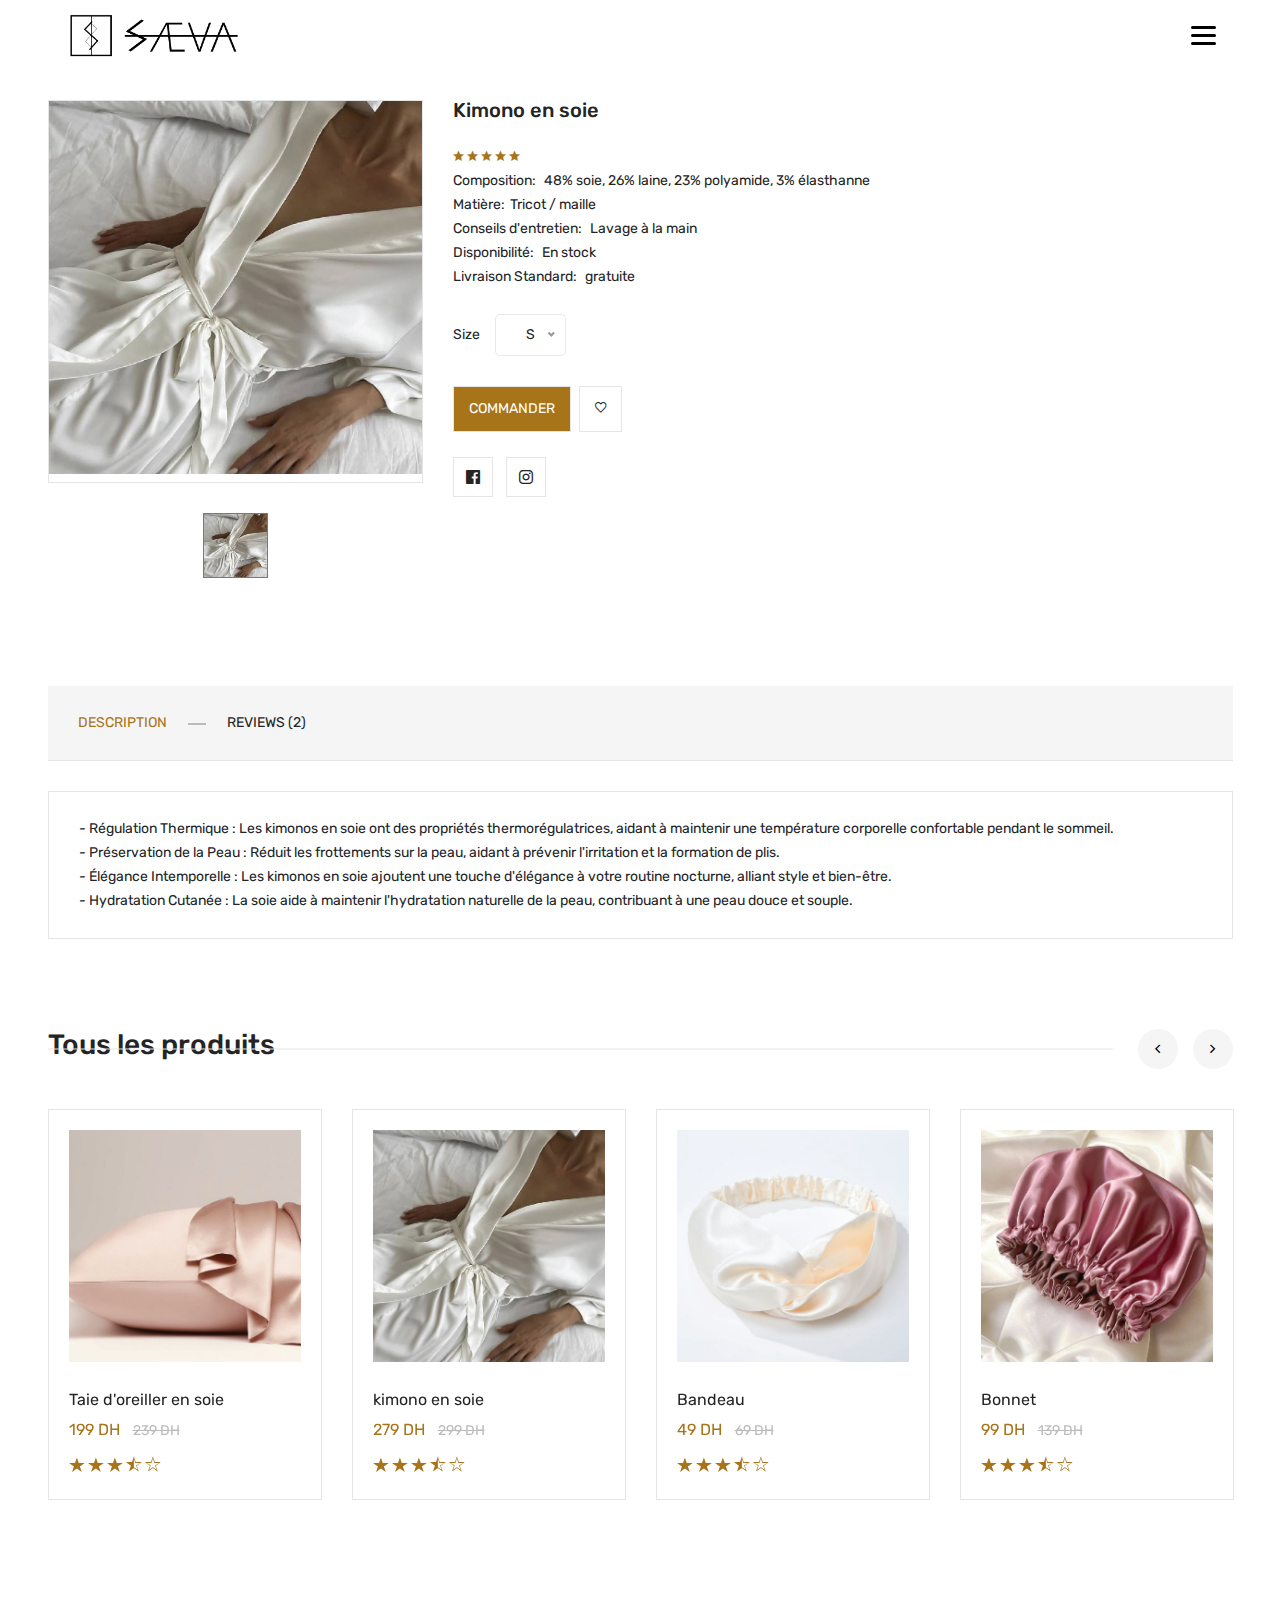
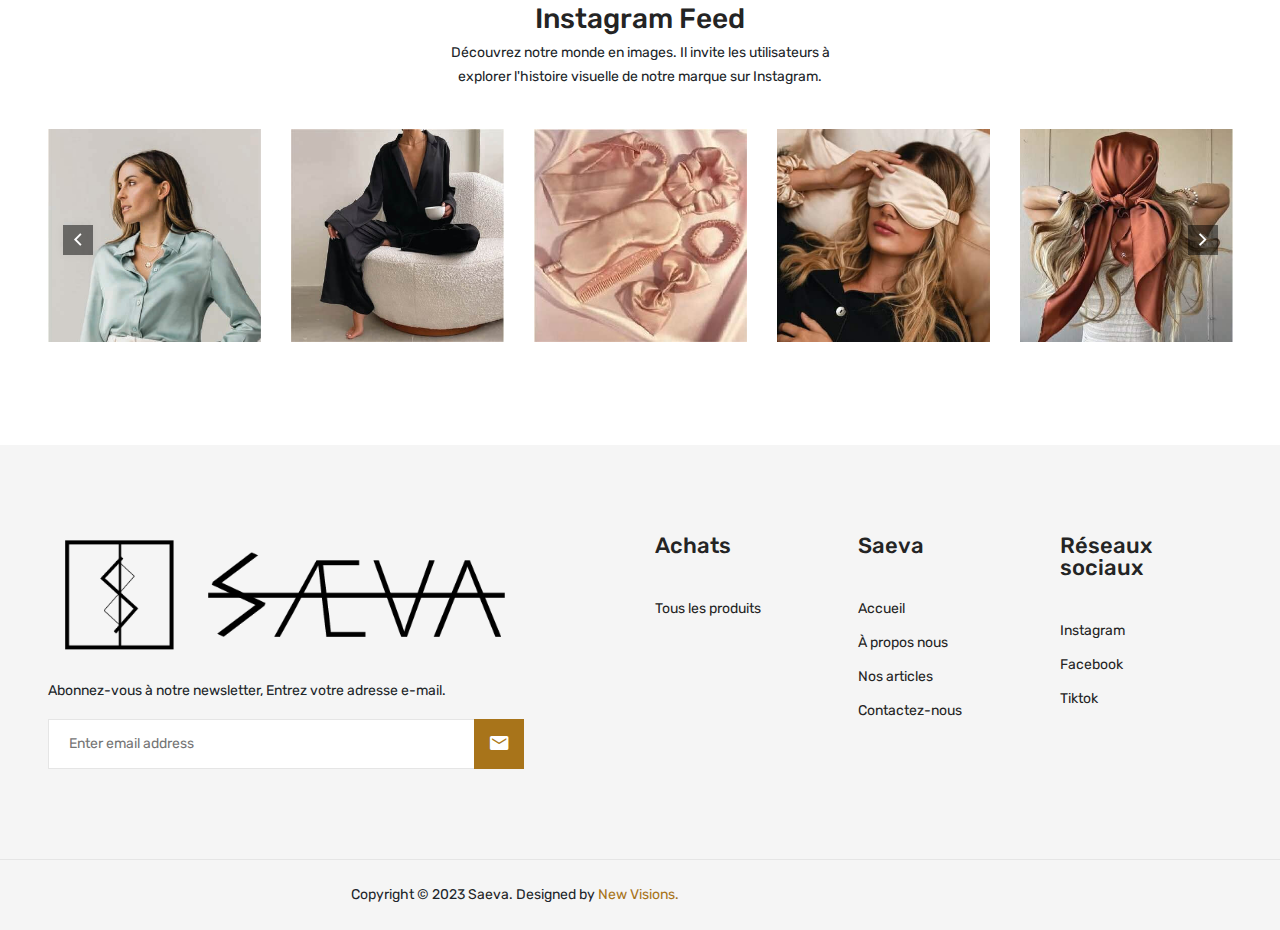
<file: kimono.html>
<!doctype html>
<html class="no-js" lang="en">

<head>
    <meta charset="utf-8">
    <meta http-equiv="x-ua-compatible" content="ie=edge">
    <title>Kimono en soie</title>
    <meta name="robots" content="noindex, follow" />
    <meta name="description"
        content="Kenne is a stunning html template for an expansion eCommerce site that suitable for any kind of fashion store. It will make your online store look more impressive and attractive to viewers. ">
    <meta name="viewport" content="width=device-width, initial-scale=1, shrink-to-fit=no">
    <!-- Favicon -->
    <link rel="shortcut icon" type="image/x-icon" href="assets/images/favicon.png">

    <!-- CSS
	============================================ -->

    <!-- Bootstrap CSS -->
    <link rel="stylesheet" href="assets/css/bootstrap.min.css">
    <!-- Fontawesome -->
    <link rel="stylesheet" href="assets/css/font-awesome.min.css">
    <!-- Fontawesome Star -->
    <link rel="stylesheet" href="assets/css/fontawesome-stars.min.css">
    <!-- Ion Icon -->
    <link rel="stylesheet" href="assets/css/ion-fonts.css">
    <!-- Slick CSS -->
    <link rel="stylesheet" href="assets/css/slick.css">
    <!-- Animation -->
    <link rel="stylesheet" href="assets/css/animate.min.css">
    <!-- jQuery Ui -->
    <link rel="stylesheet" href="assets/css/jquery-ui.min.css">
    <!-- Nice Select -->
    <link rel="stylesheet" href="assets/css/nice-select.css">
    <!-- Timecircles -->
    <link rel="stylesheet" href="assets/css/timecircles.css">

    <!-- Main Style CSS -->
    <link rel="stylesheet" href="assets/css/style.css">

</head>

<body class="template-color-1">

    <div class="main-wrapper">


        <!-- Begin Main Header Area Two -->
        <header>
            <nav class="navbar">
                <div class="logo">
                    <a href="#" class="logo"><img src="assets/images/menu/logo/1.png" alt=""></a>

                </div>
                <ul class="nav-menu">
                    <li class="nav-item">
                        <a href="index.html" class="nav-link">ACCUEIL</a>
                    </li>
                    <li class="nav-item">
                        <a href="about-us.html" class="nav-link">À PROPOS NOUS</a>
                    </li>
                    <li class="nav-item">
                        <a href="shop-fullwidth.html" class="nav-link">NOS ARTICLES</a>
                    </li>
                    <li class="nav-item">
                        <a href="contact-us.html" class="nav-link">CONTACTEZ-NOUS</a>
                    </li>
                </ul>
                <div class="hamburger">
                    <span class="bar"></span>
                    <span class="bar"></span>
                    <span class="bar"></span>
                </div>
            </nav>
            <script src="assets/js/index.js"></script>

        </header> <!-- Main Header Area End Here --> <!-- Main Header Area End Here Two -->

        <!-- Begin Kenne's Breadcrumb Area -->
        <!-- <div class="breadcrumb-area">
            <div class="container">
                <div class="breadcrumb-content">
                    <h2>Single Product Type</h2>
                    <ul>
                        <li><a href="index.html">Home</a></li>
                        <li class="active">Single Product</li>
                    </ul>
                </div>
            </div>
        </div> -->
        <!-- Kenne's Breadcrumb Area End Here -->

        <!-- Begin Kenne's Single Product Area -->
        <div class="sp-area">
            <div class="container">
                <div class="sp-nav">
                    <div class="row">
                        <div class="col-lg-4">
                            <div class="sp-img_area">
                                <div class="sp-img_slider slick-img-slider kenne-element-carousel" data-slick-options='{
                                "slidesToShow": 1,
                                "arrows": false,
                                "fade": true,
                                "draggable": false,
                                "swipe": false,
                                "asNavFor": ".sp-img_slider-nav"
                                }'>
                                    <div class="single-slide red zoom">
                                        <img src="assets/images/product/a-09.jpg" alt="Kenne's Product Thumnail">
                                    </div>

                                </div>
                                <div class="sp-img_slider-nav slick-slider-nav kenne-element-carousel arrow-style-2 arrow-style-3"
                                    data-slick-options='{
                                "slidesToShow": 3,
                                "asNavFor": ".sp-img_slider",
                                "focusOnSelect": true,
                                "arrows" : true,
                                "spaceBetween": 30
                                }' data-slick-responsive='[
                                        {"breakpoint":1501, "settings": {"slidesToShow": 3}},
                                        {"breakpoint":1200, "settings": {"slidesToShow": 2}},
                                        {"breakpoint":992, "settings": {"slidesToShow": 4}},
                                        {"breakpoint":768, "settings": {"slidesToShow": 3}},
                                        {"breakpoint":575, "settings": {"slidesToShow": 2}}
                                    ]'>
                                    <div class="single-slide red">
                                        <img src="assets/images/product/a-09.jpg" alt="Kenne's Product Thumnail">
                                    </div>

                                </div>
                            </div>
                        </div>
                        <div class="col-lg-8">
                            <div class="sp-content">
                                <div class="sp-heading">
                                    <h5><a href="pillow.html">Kimono en soie</a></h5>
                                </div>
                                <div class="rating-box">
                                    <ul>
                                        <li><i class="ion-android-star"></i></li>
                                        <li><i class="ion-android-star"></i></li>
                                        <li><i class="ion-android-star"></i></li>
                                        <li class="silver-color"><i class="ion-android-star"></i></li>
                                        <li class="silver-color"><i class="ion-android-star"></i></li>
                                    </ul>
                                </div>
                                <div class="sp-essential_stuff">
                                    <ul>
                                        <li>Composition:<a href="javascript:void(0)"> 48% soie, 26% laine, 23%
                                                polyamide, 3% élasthanne</a></li>
                                        <li>Matière:<a href="javascript:void(0)">Tricot / maille</a></li>
                                        <li>Conseils d'entretien: <a href="javascript:void(0)">Lavage à la main</a></li>
                                        <li>Disponibilité: <a href="javascript:void(0)">En stock</a></li>
                                        <li>Livraison Standard: <a href="javascript:void(0)">gratuite</a></li>
                                    </ul>
                                </div>
                                <div class="product-size_box">
                                    <span>Size</span>
                                    <select class="myniceselect nice-select">
                                        <option value="1">S</option>
                                        <option value="2">M</option>
                                        <option value="3">L</option>
                                        <option value="4">XL</option>
                                    </select>
                                </div>
                                <div class="qty-btn_area">
                                    <ul>
                                        <li><a class="qty-cart_btn" href="https://wa.link/i7zh0f">Commander</a></li>
                                        <li><a class="qty-wishlist_btn" href="wishlist.html" data-bs-toggle="tooltip"
                                                aria-label="Add To Wishlist" data-bs-original-title="Add To Wishlist"><i
                                                    class="ion-android-favorite-outline"></i></a>
                                        </li>
                                    </ul>
                                </div>


                                <div class="kenne-social_link">
                                    <ul>
                                        <li class="facebook">
                                            <a href="https://www.facebook.com" data-bs-toggle="tooltip" target="_blank"
                                                title="Facebook">
                                                <i class="fab fa-facebook"></i>
                                            </a>
                                        </li>
                                        <li class="instagram">
                                            <a href="https://rss.com" data-bs-toggle="tooltip" target="_blank"
                                                title="Instagram">
                                                <i class="fab fa-instagram"></i>
                                            </a>
                                        </li>
                                    </ul>
                                </div>
                            </div>
                        </div>
                    </div>
                </div>
            </div>
        </div>
        <!-- Kenne's Single Product Area End Here -->

        <!-- Begin Product Tab Area Two -->
        <div class="product-tab_area-2">
            <div class="container">
                <div class="row">
                    <div class="col-lg-12">
                        <div class="sp-product-tab_nav">
                            <div class="product-tab">
                                <ul class="nav product-menu">
                                    <li><a class="active" data-bs-toggle="tab"
                                            href="#description"><span>Description</span></a>
                                    </li>
                                    </li>
                                    <li><a data-bs-toggle="tab" href="#reviews"><span>Reviews (2)</span></a></li>
                                </ul>
                            </div>
                            <div class="tab-content uren-tab_content">
                                <div id="description" class="tab-pane active show" role="tabpanel">
                                    <div class="product-description">
                                        <ul>
                                            <li>
                                                <span>- Régulation Thermique : Les kimonos en soie ont des propriétés
                                                    thermorégulatrices, aidant à maintenir une température corporelle
                                                    confortable pendant le sommeil.
                                                    <br>
                                                    - Préservation de la Peau : Réduit les frottements sur la peau,
                                                    aidant à prévenir l'irritation et la formation de plis.
                                                    <br>
                                                    - Élégance Intemporelle : Les kimonos en soie ajoutent une touche
                                                    d'élégance à votre routine nocturne, alliant style et bien-être.
                                                    <br>
                                                    - Hydratation Cutanée : La soie aide à maintenir l'hydratation
                                                    naturelle de la peau, contribuant à une peau douce et souple.</span>
                                            </li>
                                        </ul>
                                    </div>
                                </div>
                                <div id="reviews" class="tab-pane" role="tabpanel">
                                    <div class="tab-pane active" id="tab-review">
                                        <form class="form-horizontal" id="form-review">
                                            <div id="review">
                                                <form class="form-horizontal" id="form-review-kimono">
                                                    <div id="review-kimono">
                                                        <table class="table table-striped table-bordered">
                                                            <tbody>
                                                                <tr>
                                                                    <td class="text-right">25/12/22</td>
                                                                </tr>
                                                                <tr>
                                                                    <td colspan="2">
                                                                        <p>Un véritable chef-d'œuvre! Ce kimono est la
                                                                            définition même du luxe et du confort. Je me
                                                                            sens si spéciale chaque fois que je le
                                                                            porte.</p>
                                                                        <div class="rating-box">
                                                                            <ul>
                                                                                <li><i class="ion-android-star"></i>
                                                                                </li>
                                                                                <li><i class="ion-android-star"></i>
                                                                                </li>
                                                                                <li><i class="ion-android-star"></i>
                                                                                </li>
                                                                                <li><i class="ion-android-star"></i>
                                                                                </li>
                                                                                <li><i class="ion-android-star"></i>
                                                                                </li>
                                                                            </ul>
                                                                        </div>
                                                                    </td>
                                                                </tr>
                                                            </tbody>
                                                            <tbody>
                                                                <tr>
                                                                    <td class="text-right">08/11/23</td>
                                                                </tr>
                                                                <tr>
                                                                    <td colspan="2">
                                                                        <p>La qualité de la soie est exceptionnelle. Ce
                                                                            kimono ajoute une touche d'élégance à mes
                                                                            matinées et soirées. Absolument ravi de mon
                                                                            achat!</p>
                                                                        <div class="rating-box">
                                                                            <ul>
                                                                                <li><i class="ion-android-star"></i>
                                                                                </li>
                                                                                <li><i class="ion-android-star"></i>
                                                                                </li>
                                                                                <li><i class="ion-android-star"></i>
                                                                                </li>
                                                                                <li><i class="ion-android-star"></i>
                                                                                </li>
                                                                                <li><i class="ion-android-star"></i>
                                                                                </li>
                                                                            </ul>
                                                                        </div>
                                                                    </td>
                                                                </tr>
                                                            </tbody>
                                                        </table>
                                                    </div>
                                                </form>
                                            </div>
                                    </div>
                                    </form>
                                </div>
                            </div>
                        </div>
                    </div>
                </div>
            </div>
        </div>
    </div>
    <!-- Product Tab Area Two End Here -->

    <!-- Begin Product Area -->
    <div class="product-area ">
        <div class="container">
            <div class="row">
                <div class="col-lg-12">
                    <div class="section-title">
                        <a href="shop-fullwidth.html">
                            <h3>Tous les produits</h3>
                        </a>
                        <div class="product-arrow"></div>
                    </div>
                </div>
                <div class="col-lg-12">
                    <div class="kenne-element-carousel product-slider slider-nav" data-slick-options='{
                                "slidesToShow": 4,
                                "slidesToScroll": 1,
                                "infinite": false,
                                "arrows": true,
                                "dots": false,
                                "spaceBetween": 30,
                                "appendArrows": ".product-arrow"
                                }' data-slick-responsive='[
                                {"breakpoint":992, "settings": {
                                "slidesToShow": 3
                                }},
                                {"breakpoint":768, "settings": {
                                "slidesToShow": 2
                                }},
                                {"breakpoint":575, "settings": {
                                "slidesToShow": 1
                                }}
                            ]'>

                        <div class="product-item">
                            <div class="single-product">
                                <div class="product-img">
                                    <a href="pillow.html">
                                        <img class="primary-img" src="assets/images/product/a-05.jpg"
                                            alt="Kenne's Product Image">
                                    </a>
                                </div>
                                <div class="product-content">
                                    <div class="product-desc_info">
                                        <h3 class="product-name"><a href="single-product.html">Taie d'oreiller en
                                                soie</a>
                                        </h3>
                                        <div class="price-box">
                                            <span class="new-price">199 DH</span>
                                            <span class="old-price">239 DH</span>
                                        </div>
                                        <div class="rating-box">
                                            <ul>
                                                <li><i class="ion-ios-star"></i></li>
                                                <li><i class="ion-ios-star"></i></li>
                                                <li><i class="ion-ios-star"></i></li>
                                                <li class="silver-color"><i class="ion-ios-star-half"></i></li>
                                                <li class="silver-color"><i class="ion-ios-star-outline"></i></li>
                                            </ul>
                                        </div>
                                    </div>
                                </div>
                            </div>
                        </div>
                        <div class="product-item">
                            <div class="single-product">
                                <div class="product-img">
                                    <a href="kimono.html">
                                        <img class="primary-img" src="assets/images/product/a-09.jpg"
                                            alt="Kenne's Product Image">
                                    </a>
                                </div>
                                <div class="product-content">
                                    <div class="product-desc_info">
                                        <h3 class="product-name"><a href="single-product.html">kimono en soie</a>
                                        </h3>
                                        <div class="price-box">
                                            <span class="new-price">279 DH</span>
                                            <span class="old-price">299 DH</span>
                                        </div>
                                        <div class="rating-box">
                                            <ul>
                                                <li><i class="ion-ios-star"></i></li>
                                                <li><i class="ion-ios-star"></i></li>
                                                <li><i class="ion-ios-star"></i></li>
                                                <li class="silver-color"><i class="ion-ios-star-half"></i></li>
                                                <li class="silver-color"><i class="ion-ios-star-outline"></i></li>
                                            </ul>
                                        </div>
                                    </div>
                                </div>
                            </div>
                        </div>

                        <div class="product-item">
                            <div class="single-product">
                                <div class="product-img">
                                    <a href="bandeau.html">
                                        <img class="primary-img" src="assets/images/product/a-07.jpg"
                                            alt="Kenne's Product Image">

                                    </a>
                                </div>
                                <div class="product-content">
                                    <div class="product-desc_info">
                                        <h3 class="product-name"><a href="single-product.html">Bandeau</a>
                                        </h3>
                                        <div class="price-box">
                                            <span class="new-price">49 DH</span>
                                            <span class="old-price">69 DH</span>
                                        </div>
                                        <div class="rating-box">
                                            <ul>
                                                <li><i class="ion-ios-star"></i></li>
                                                <li><i class="ion-ios-star"></i></li>
                                                <li><i class="ion-ios-star"></i></li>
                                                <li class="silver-color"><i class="ion-ios-star-half"></i></li>
                                                <li class="silver-color"><i class="ion-ios-star-outline"></i></li>
                                            </ul>
                                        </div>
                                    </div>
                                </div>
                            </div>
                        </div>

                        <div class="product-item">
                            <div class="single-product">
                                <div class="product-img">
                                    <a href="bonnet.html">
                                        <img class="primary-img" src="assets/images/product/a-06.jpg"
                                            alt="Kenne's Product Image">
                                </div>
                                <div class="product-content">
                                    <div class="product-desc_info">
                                        <h3 class="product-name"><a href="single-product.html">Bonnet</a>
                                        </h3>
                                        <div class="price-box">
                                            <span class="new-price">99 DH</span>
                                            <span class="old-price">139 DH</span>
                                        </div>
                                        <div class="rating-box">
                                            <ul>
                                                <li><i class="ion-ios-star"></i></li>
                                                <li><i class="ion-ios-star"></i></li>
                                                <li><i class="ion-ios-star"></i></li>
                                                <li class="silver-color"><i class="ion-ios-star-half"></i></li>
                                                <li class="silver-color"><i class="ion-ios-star-outline"></i></li>
                                            </ul>
                                        </div>
                                    </div>
                                </div>
                            </div>
                        </div>
                        <div class="product-item">
                            <div class="single-product">
                                <div class="product-img">
                                    <a href="mask.html">
                                        <img class="primary-img" src="assets/images/product/a-08.jpg"
                                            alt="Kenne's Product Image">
                                    </a>
                                </div>
                                <div class="product-content">
                                    <div class="product-desc_info">
                                        <h3 class="product-name"><a href="single-product.html">Masque des yeux</a>
                                        </h3>
                                        <div class="price-box">
                                            <span class="new-price">49 DH</span>
                                            <span class="old-price">69 DH</span>
                                        </div>
                                        <div class="rating-box">
                                            <ul>
                                                <li><i class="ion-ios-star"></i></li>
                                                <li><i class="ion-ios-star"></i></li>
                                                <li><i class="ion-ios-star"></i></li>
                                                <li class="silver-color"><i class="ion-ios-star-half"></i></li>
                                                <li class="silver-color"><i class="ion-ios-star-outline"></i></li>
                                            </ul>
                                        </div>
                                    </div>
                                </div>
                            </div>
                        </div>
                        <div class="product-item">
                            <div class="single-product">
                                <div class="product-img">
                                    <a href="scrunchies.html">
                                        <img class="primary-img" src="assets/images/product/a-01.jpg"
                                            alt="Kenne's Product Imag-e">
                                    </a>
                                </div>
                                <div class="product-content">
                                    <div class="product-desc_info">
                                        <h3 class="product-name"><a href="single-product.html">Scrunchies</a>
                                        </h3>
                                        <div class="price-box">
                                            <span class="new-price">35 DH</span>
                                            <span class="old-price">55 DH</span>
                                        </div>
                                        <div class="rating-box">
                                            <ul>
                                                <li><i class="ion-ios-star"></i></li>
                                                <li><i class="ion-ios-star"></i></li>
                                                <li><i class="ion-ios-star"></i></li>
                                                <li class="silver-color"><i class="ion-ios-star-half"></i></li>
                                                <li class="silver-color"><i class="ion-ios-star-outline"></i></li>
                                            </ul>
                                        </div>
                                    </div>
                                </div>
                            </div>
                        </div>


                        <div class="product-item">
                            <div class="single-product">
                                <div class="product-img">
                                    <a href="foulard.html">
                                        <img class="primary-img" src="assets/images/product/a-03.jpg"
                                            alt="Kenne's Product Image">
                                    </a>
                                </div>
                                <div class="product-content">
                                    <div class="product-desc_info">
                                        <h3 class="product-name"><a href="single-product.html">foulard en soie</a>
                                        </h3>
                                        <div class="price-box">
                                            <span class="new-price">59 DH</span>
                                            <span class="old-price">75 DH</span>
                                </div>
                                        <div class="rating-box">
                                            <ul>
                                                <li><i class="ion-ios-star"></i></li>
                                                <li><i class="ion-ios-star"></i></li>
                                                <li><i class="ion-ios-star"></i></li>
                                                <li class="silver-color"><i class="ion-ios-star-half"></i></li>
                                                <li class="silver-color"><i class="ion-ios-star-outline"></i></li>
                                            </ul>
                                        </div>
                                    </div>
                                </div>
                            </div>
                        </div>


                        <div class="product-item">
                            <div class="single-product">
                                <div class="product-img">
                                        <a href="robe.html">
                                        <img class="primary-img" src="assets/images/product/a-04.jpg"
                                            alt="Kenne's Product Image">
                                    </a>
                                </div>
                                <div class="product-content">
                                    <div class="product-desc_info">
                                        <h3 class="product-name"><a href="single-product.html">Robe en soie</a>
                                        </h3>
                                        <div class="price-box">
                                            <span class="new-price">120 DH</span>
                                            <span class="old-price">150 DH</span>
                                </div>
                                        <div class="rating-box">
                                            <ul>
                                                <li><i class="ion-ios-star"></i></li>
                                                <li><i class="ion-ios-star"></i></li>
                                                <li><i class="ion-ios-star"></i></li>
                                                <li class="silver-color"><i class="ion-ios-star-half"></i></li>
                                                <li class="silver-color"><i class="ion-ios-star-outline"></i></li>
                                            </ul>
                                        </div>
                                    </div>
                                </div>
                            </div>
                        </div>
                    </div>
                </div>
            </div>
        </div>
    </div> <!-- Begin Brand Area -->
    <!-- Brand Area End Here -->

    <!-- Begin Kenne's Footer Area -->
    <div class="kenne-instagram_area">
        <div class="container">
            <div class="row">
                <div class="col-lg-12">
                    <div class="kenne-section_area">
                        <h3>Instagram Feed</h3>
                        <p> Découvrez notre monde en images. Il invite les utilisateurs à explorer l'histoire
                            visuelle de notre marque sur Instagram.</p>
                    </div>
                </div>
                <div class="col-lg-12">
                    <div class="kenne-element-carousel instagram-slider arrow-style arrow-style-3" data-slick-options='{
                    "slidesToShow": 5,
                    "slidesToScroll": 1,
                    "infinite": false,
                    "arrows": true,
                    "dots": false,
                    "spaceBetween": 30
                    }' data-slick-responsive='[
                    {"breakpoint":1200, "settings": {
                    "slidesToShow": 5
                    }},
                    {"breakpoint":992, "settings": {
                    "slidesToShow": 4
                    }},
                    {"breakpoint":768, "settings": {
                    "slidesToShow": 3
                    }},
                    {"breakpoint":576, "settings": {
                    "slidesToShow": 2
                    }},
                    {"breakpoint":480, "settings": {
                    "slidesToShow": 1
                    }}
                ]'>

                        <div class="single-item img-hover_effect">
                            <div class="instagram-img">
                                <a href="javascript:void(0)">
                                    <img src="assets/images/instagram/1.jpg" alt="Kenne's Instagram Image">
                                </a>
                            </div>
                        </div>
                        <div class="single-item img-hover_effect">
                            <div class="instagram-img">
                                <a href="javascript:void(0)">
                                    <img src="assets/images/instagram/2.jpg" alt="Kenne's Instagram Image">
                                </a>
                            </div>
                        </div>
                        <div class="single-item img-hover_effect">
                            <div class="instagram-img">
                                <a href="javascript:void(0)">
                                    <img src="assets/images/instagram/3.jpg" alt="Kenne's Instagram Image">
                                </a>
                            </div>
                        </div>
                        <div class="single-item img-hover_effect">
                            <div class="instagram-img">
                                <a href="javascript:void(0)">
                                    <img src="assets/images/instagram/4.jpg" alt="Kenne's Instagram Image">
                                </a>
                            </div>
                        </div>
                        <div class="single-item img-hover_effect">
                            <div class="instagram-img">
                                <a href="javascript:void(0)">
                                    <img src="assets/images/instagram/5.jpg" alt="Kenne's Instagram Image">
                                </a>
                            </div>
                        </div>
                        <div class="single-item img-hover_effect">
                            <div class="instagram-img">
                                <a href="javascript:void(0)">
                                    <img src="assets/images/instagram/6.jpg" alt="Kenne's Instagram Image">
                                </a>
                            </div>
                        </div>
                        <div class="single-item img-hover_effect">
                            <div class="instagram-img">
                                <a href="javascript:void(0)">
                                    <img src="assets/images/instagram/1.jpg" alt="Kenne's Instagram Image">
                                </a>
                            </div>
                        </div>
                        <div class="single-item img-hover_effect">
                            <div class="instagram-img">
                                <a href="javascript:void(0)">
                                    <img src="assets/images/instagram/2.jpg" alt="Kenne's Instagram Image">
                                </a>
                            </div>
                        </div>
                        <div class="single-item img-hover_effect">
                            <div class="instagram-img">
                                <a href="javascript:void(0)">
                                    <img src="assets/images/instagram/3.jpg" alt="Kenne's Instagram Image">
                                </a>
                            </div>
                        </div>

                    </div>
                </div>
            </div>
        </div>
    </div>
    <!-- Kenne's Instagram Area End Here -->
    <!-- Begin Kenne's Footer Area -->
    <div class="kenne-footer_area bg-smoke_color">
        <div class="footer-top_area">
            <div class="container">
                <div class="row">
                    <div class="col-lg-5">
                        <div class="newsletter-area">
                            <div class="newsletter-logo">
                                <a href="javascript:void(0)">
                                    <img src="assets/images/footer/logo/1.png" alt="Logo">
                                </a>
                            </div>
                            <p class="short-desc">Abonnez-vous à notre newsletter, Entrez votre adresse e-mail.</p>
                            <div class="newsletter-form_wrap">
                                <form
                                    action="https://devitems.us11.list-manage.com/subscribe/post?u=6bbb9b6f5827bd842d9640c82&amp;id=05d85f18ef"
                                    method="post" id="mc-embedded-subscribe-form" name="mc-embedded-subscribe-form"
                                    class="newsletters-form validate" target="_blank" novalidate>
                                    <div id="mc_embed_signup_scroll">
                                        <div id="mc-form" class="mc-form subscribe-form">
                                            <input id="mc-email" class="newsletter-input" type="email"
                                                autocomplete="off" placeholder="Enter email address" />
                                            <button class="newsletter-btn" id="mc-submit"><i
                                                    class="ion-android-mail"></i></button>
                                        </div>
                                    </div>
                                </form>
                            </div>
                        </div>
                    </div>
                    <div class="col-lg-6 offset-lg-1">
                        <div class="row footer-widgets_wrap">
                            <div class="col-lg-4 col-md-4 col-sm-4">
                                <div class="footer-widgets_title">
                                    <h4>Achats</h4>
                                </div>
                                <div class="footer-widgets">
                                    <ul>
                                        <li><a href="shop-fullwidth.html">Tous les produits</a></li>
                                    </ul>
                                </div>
                            </div>
                            <div class="col-lg-4 col-md-4 col-sm-4">
                                <div class="footer-widgets_title">
                                    <h4>Saeva</h4>
                                </div>
                                <div class="footer-widgets">
                                    <ul>
                                        <li> <a href="index.html">Accueil</a></li>
                                        <li> <a href="about-us.html">À propos nous</a></li>
                                        <li> <a href="shop-fullwidth.html">Nos articles</a></li>
                                        <li> <a href="contact-us.html">Contactez-nous</a></li>
                                    </ul>
                                </div>
                            </div>
                            <div class="col-lg-4 col-md-4 col-sm-4">
                                <div class="footer-widgets_title">
                                    <h4>Réseaux sociaux</h4>
                                </div>
                                <div class="footer-widgets">
                                    <ul>
                                        <li><a href="javascript:void(0)">Instagram</a></li>
                                        <li><a href="javascript:void(0)">Facebook</a></li>
                                        <li><a href="javascript:void(0)">Tiktok</a></li>
                                    </ul>
                                </div>
                            </div>
                        </div>
                    </div>
                </div>
            </div>
        </div>
        <div class="footer-bottom_area">
            <div class="container">
                <div class="row align-items-center">
                    <div class="col-md-6">
                        <div class="copyright">
                            <span>Copyright &copy; 2023 <a href="index.html">Saeva.</a> Designed by <a
                                    style="color: #A8741A;" href="www.newvisions.agency">New Visions.</a> </span>
                        </div>
                    </div>
                </div>
            </div>
        </div>
    </div>
    <!-- Kenne's Modal Area End Here -->
    <!-- Scroll To Top Start -->
    <a class="scroll-to-top" href=""><i class="ion-chevron-up"></i></a>
    <!-- Scroll To Top End -->

    </div>

    <!-- JS
============================================ -->

    <!-- jQuery JS -->
    <script src="assets/js/vendor/jquery-3.6.0.min.js"></script>
    <script src="assets/js/vendor/jquery-migrate-3.3.2.min.js"></script>
    <!-- Modernizer JS -->
    <script src="assets/js/vendor/modernizr-3.11.2.min.js"></script>
    <!-- Bootstrap JS -->
    <script src="assets/js/vendor/bootstrap.bundle.min.js"></script>

    <!-- Slick Slider JS -->
    <script src="assets/js/plugins/slick.min.js"></script>
    <!-- Barrating JS -->
    <script src="assets/js/plugins/jquery.barrating.min.js"></script>
    <!-- Counterup JS -->
    <script src="assets/js/plugins/jquery.counterup.js"></script>
    <!-- Nice Select JS -->
    <script src="assets/js/plugins/jquery.nice-select.js"></script>
    <!-- Sticky Sidebar JS -->
    <script src="assets/js/plugins/jquery.sticky-sidebar.js"></script>
    <!-- Jquery-ui JS -->
    <script src="assets/js/plugins/jquery-ui.min.js"></script>
    <script src="assets/js/plugins/jquery.ui.touch-punch.min.js"></script>
    <!-- Theia Sticky Sidebar JS -->
    <script src="assets/js/plugins/theia-sticky-sidebar.min.js"></script>
    <!-- Waypoints JS -->
    <script src="assets/js/plugins/waypoints.min.js"></script>
    <!-- jQuery Zoom JS -->
    <script src="assets/js/plugins/jquery.zoom.min.js"></script>
    <!-- Timecircles JS -->
    <script src="assets/js/plugins/timecircles.js"></script>

    <!-- Main JS -->
    <script src="assets/js/main.js"></script>

</body>

</html>
</file>
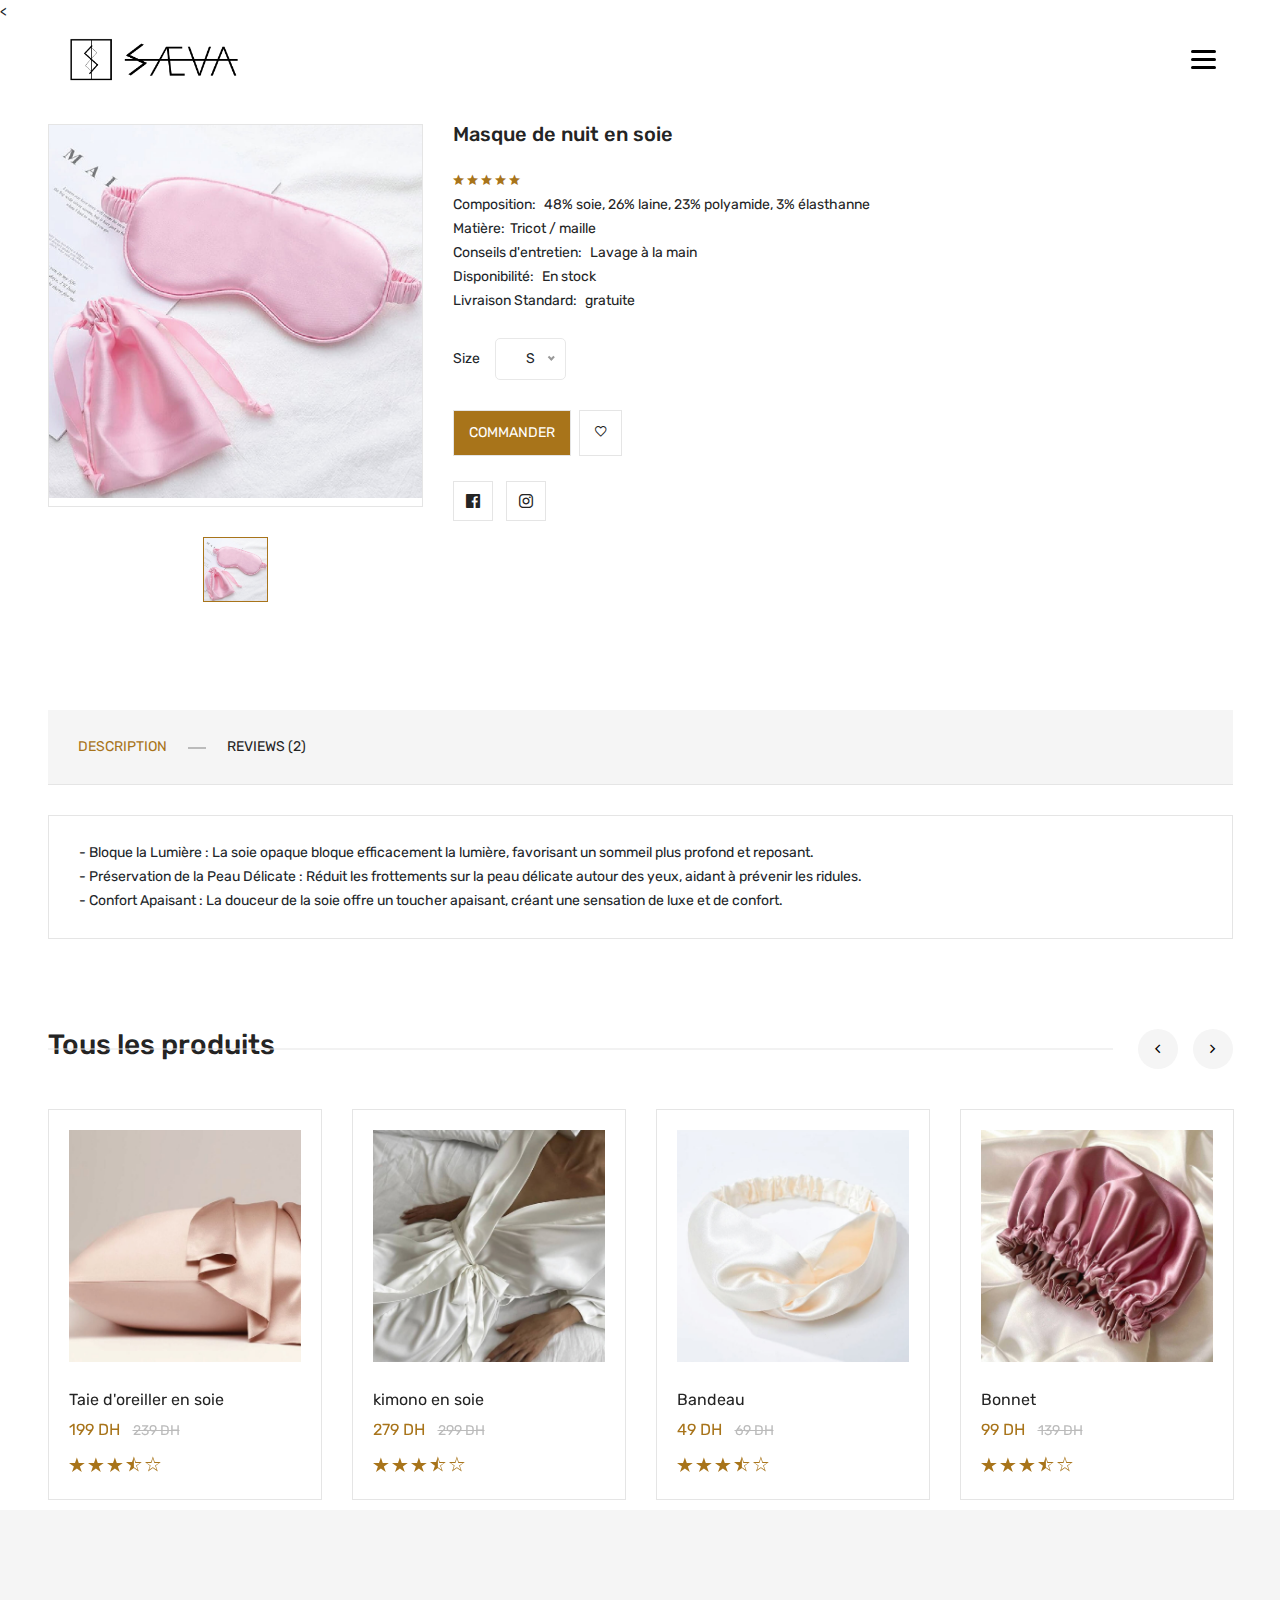
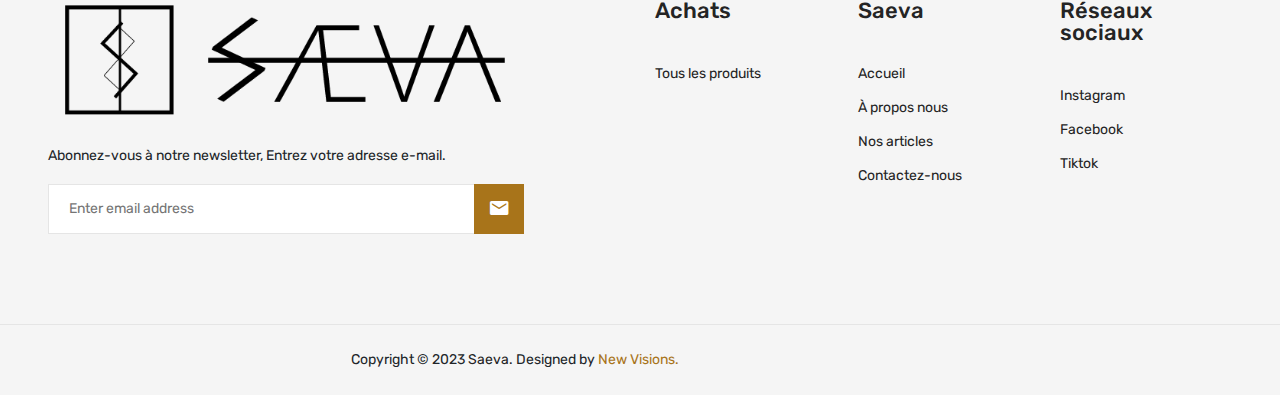
<file: mask.html>
<!doctype html>
<html class="no-js" lang="en">

<head>
    <meta charset="utf-8">
    <meta http-equiv="x-ua-compatible" content="ie=edge">
    <title>Masque en soie</title>
    <meta name="robots" content="noindex, follow" />
    <meta name="description"
        content="Kenne is a stunning html template for an expansion eCommerce site that suitable for any kind of fashion store. It will make your online store look more impressive and attractive to viewers. ">
    <meta name="viewport" content="width=device-width, initial-scale=1, shrink-to-fit=no">
    <!-- Favicon -->
    <link rel="shortcut icon" type="image/x-icon" href="assets/images/favicon.png">

    <!-- CSS
	============================================ -->

    <!-- Bootstrap CSS -->
    <link rel="stylesheet" href="assets/css/bootstrap.min.css">
    <!-- Fontawesome -->
    <link rel="stylesheet" href="assets/css/font-awesome.min.css">
    <!-- Fontawesome Star -->
    <link rel="stylesheet" href="assets/css/fontawesome-stars.min.css">
    <!-- Ion Icon -->
    <link rel="stylesheet" href="assets/css/ion-fonts.css">
    <!-- Slick CSS -->
    <link rel="stylesheet" href="assets/css/slick.css">
    <!-- Animation -->
    <link rel="stylesheet" href="assets/css/animate.min.css">
    <!-- jQuery Ui -->
    <link rel="stylesheet" href="assets/css/jquery-ui.min.css">
    <!-- Nice Select -->
    <link rel="stylesheet" href="assets/css/nice-select.css">
    <!-- Timecircles -->
    <link rel="stylesheet" href="assets/css/timecircles.css">

    <!-- Main Style CSS -->
    <link rel="stylesheet" href="assets/css/style.css">

</head>

<body class="template-color-1">

    <div class="main-wrapper">

        <!-- Begin Main Header Area Two -->
        <  <header>
            <nav class="navbar">
              <div class="logo">
                  <a href="#" class="logo"><img src="assets/images/menu/logo/1.png" alt=""></a>
      
              </div>
              <ul class="nav-menu">
                <li class="nav-item">
                  <a href="index.html" class="nav-link">ACCUEIL</a>
                </li>
                <li class="nav-item">
                  <a href="about-us.html" class="nav-link">À PROPOS NOUS</a>
                </li>
                <li class="nav-item">
                  <a href="shop-fullwidth.html" class="nav-link">NOS ARTICLES</a>
                </li>
                <li class="nav-item">
                  <a href="contact-us.html" class="nav-link">CONTACTEZ-NOUS</a>
                </li>
              </ul>
              <div class="hamburger">
                <span class="bar"></span>
                <span class="bar"></span>
                <span class="bar"></span>
              </div>
            </nav>
            <script src="assets/js/index.js"></script>

          </header>        <!-- Main Header Area End Here -->
        <!-- Main Header Area End Here Two -->

        <!-- Begin Kenne's Breadcrumb Area -->
        <!-- <div class="breadcrumb-area">
            <div class="container">
                <div class="breadcrumb-content">
                    <h2>Single Product Type</h2>
                    <ul>
                        <li><a href="index.html">Home</a></li>
                        <li class="active">Single Product</li>
                    </ul>
                </div>
            </div>
        </div> -->
        <!-- Kenne's Breadcrumb Area End Here -->

        <!-- Begin Kenne's Single Product Area -->
        <div class="sp-area">
            <div class="container">
                <div class="sp-nav">
                    <div class="row">
                        <div class="col-lg-4">
                            <div class="sp-img_area">
                                <div class="sp-img_slider slick-img-slider kenne-element-carousel" data-slick-options='{
                                "slidesToShow": 1,
                                "arrows": false,
                                "fade": true,
                                "draggable": false,
                                "swipe": false,
                                "asNavFor": ".sp-img_slider-nav"
                                }'>
                                    <div class="single-slide red zoom">
                                        <img src="assets/images/product/a-08.jpg" alt="Kenne's Product Thumnail">
                                    </div>

                                </div>
                                <div class="sp-img_slider-nav slick-slider-nav kenne-element-carousel arrow-style-2 arrow-style-3"
                                    data-slick-options='{
                                "slidesToShow": 3,
                                "asNavFor": ".sp-img_slider",
                                "focusOnSelect": true,
                                "arrows" : true,
                                "spaceBetween": 30
                                }' data-slick-responsive='[
                                        {"breakpoint":1501, "settings": {"slidesToShow": 3}},
                                        {"breakpoint":1200, "settings": {"slidesToShow": 2}},
                                        {"breakpoint":992, "settings": {"slidesToShow": 4}},
                                        {"breakpoint":768, "settings": {"slidesToShow": 3}},
                                        {"breakpoint":575, "settings": {"slidesToShow": 2}}
                                    ]'>
                                    <div class="single-slide red">
                                        <img src="assets/images/product/a-08.jpg" alt="Kenne's Product Thumnail">
                                    </div>

                       
                                </div>
                            </div>
                        </div>
                        <div class="col-lg-8">
                            <div class="sp-content">
                                <div class="sp-heading">
                                    <h5><a href="pillow.html">Masque de nuit en soie
                                    </a></h5>
                                </div>
                                <div class="rating-box">
                                    <ul>
                                        <li><i class="ion-android-star"></i></li>
                                        <li><i class="ion-android-star"></i></li>
                                        <li><i class="ion-android-star"></i></li>
                                        <li class="silver-color"><i class="ion-android-star"></i></li>
                                        <li class="silver-color"><i class="ion-android-star"></i></li>
                                    </ul>
                                </div>
                                <div class="sp-essential_stuff">
                                    <ul>
                                        <li>Composition:<a href="javascript:void(0)"> 48% soie, 26% laine, 23%
                                                polyamide, 3% élasthanne</a></li>
                                        <li>Matière:<a href="javascript:void(0)">Tricot / maille</a></li>
                                        <li>Conseils d'entretien: <a href="javascript:void(0)">Lavage à la main</a></li>
                                        <li>Disponibilité: <a href="javascript:void(0)">En stock</a></li>
                                        <li>Livraison Standard: <a href="javascript:void(0)">gratuite</a></li>
                                    </ul>
                                </div>
                                <div class="product-size_box">
                                    <span>Size</span>
                                    <select class="myniceselect nice-select">
                                        <option value="1">S</option>
                                        <option value="2">M</option>
                                        <option value="3">L</option>
                                        <option value="4">XL</option>
                                    </select>
                                </div>
                                <div class="qty-btn_area">
                                    <ul>
                                        <li><a class="qty-cart_btn" href="https://wa.link/i7zh0f">Commander</a></li>
                                        <li><a class="qty-wishlist_btn" href="wishlist.html" data-bs-toggle="tooltip"
                                                aria-label="Add To Wishlist" data-bs-original-title="Add To Wishlist"><i
                                                    class="ion-android-favorite-outline"></i></a>
                                        </li>
                                    </ul>
                                </div>


                                <div class="kenne-social_link">
                                    <ul>
                                        <li class="facebook">
                                            <a href="https://www.facebook.com" data-bs-toggle="tooltip" target="_blank"
                                                title="Facebook">
                                                <i class="fab fa-facebook"></i>
                                            </a>
                                        </li>
                                        <li class="instagram">
                                            <a href="https://rss.com" data-bs-toggle="tooltip" target="_blank"
                                                title="Instagram">
                                                <i class="fab fa-instagram"></i>
                                            </a>
                                        </li>
                                    </ul>
                                </div>
                            </div>
                        </div>
                    </div>
                </div>
            </div>
        </div>
        <!-- Kenne's Single Product Area End Here -->

        <!-- Begin Product Tab Area Two -->
        <div class="product-tab_area-2">
            <div class="container">
                <div class="row">
                    <div class="col-lg-12">
                        <div class="sp-product-tab_nav">
                            <div class="product-tab">
                                <ul class="nav product-menu">
                                    <li><a class="active" data-bs-toggle="tab"
                                            href="#description"><span>Description</span></a>
                                    </li>
                                    </li>
                                    <li><a data-bs-toggle="tab" href="#reviews"><span>Reviews (2)</span></a></li>
                                </ul>
                            </div>
                            <div class="tab-content uren-tab_content">
                                <div id="description" class="tab-pane active show" role="tabpanel">
                                    <div class="product-description">
                                        <ul>
                                            <li>
                                                <span>- Bloque la Lumière : La soie opaque bloque efficacement la lumière, favorisant un sommeil plus profond et reposant.
<br>
                                                    - Préservation de la Peau Délicate : Réduit les frottements sur la peau délicate autour des yeux, aidant à prévenir les ridules.
                                                    <br>
                                                    - Confort Apaisant : La douceur de la soie offre un toucher apaisant, créant une sensation de luxe et de confort.</span>
                                            </li>
                                        </ul>
                                    </div>
                                </div>
                                <div id="reviews" class="tab-pane" role="tabpanel">
                                    <div class="tab-pane active" id="tab-review">
                                        <form class="form-horizontal" id="form-review">
                                            <div id="review">
                                                <form class="form-horizontal" id="form-review-masque">
                                                    <div id="review-masque">
                                                        <table class="table table-striped table-bordered">
                                                            <tbody>
                                                                <tr>
                                                                    <td class="text-right">17/10/22</td>
                                                                </tr>
                                                                <tr>
                                                                    <td colspan="2">
                                                                        <p>Le meilleur masque pour les yeux que j'ai
                                                                            jamais essayé. Il bloque parfaitement la
                                                                            lumière et est si doux contre ma peau.</p>
                                                                        <div class="rating-box">
                                                                            <ul>
                                                                                <li><i class="ion-android-star"></i>
                                                                                </li>
                                                                                <li><i class="ion-android-star"></i>
                                                                                </li>
                                                                                <li><i class="ion-android-star"></i>
                                                                                </li>
                                                                                <li><i class="ion-android-star"></i>
                                                                                </li>
                                                                                <li><i class="ion-android-star"></i>
                                                                                </li>
                                                                            </ul>
                                                                        </div>
                                                                    </td>
                                                                </tr>
                                                            </tbody>
                                                            <tbody>
                                                                <tr>
                                                                    <td class="text-right">03/02/23</td>
                                                                </tr>
                                                                <tr>
                                                                    <td colspan="2">
                                                                        <p>Je dors tellement mieux avec ce masque. La
                                                                            soie est apaisante et je me réveille
                                                                            rafraîchie chaque matin.</p>
                                                                        <div class="rating-box">
                                                                            <ul>
                                                                                <li><i class="ion-android-star"></i>
                                                                                </li>
                                                                                <li><i class="ion-android-star"></i>
                                                                                </li>
                                                                                <li><i class="ion-android-star"></i>
                                                                                </li>
                                                                                <li><i class="ion-android-star"></i>
                                                                                </li>
                                                                                <li><i class="ion-android-star"></i>
                                                                                </li>
                                                                            </ul>
                                                                        </div>
                                                                    </td>
                                                                </tr>
                                                            </tbody>
                                                        </table>
                                                    </div>
                                                </form>
                                            </div>
                                    </div>
                                    </form>
                                </div>
                            </div>
                        </div>
                    </div>
                </div>
            </div>
        </div>
    </div>
    <!-- Product Tab Area Two End Here -->
    <!-- Begin Product Area -->
    <div class="product-area ">
        <div class="container">
            <div class="row">
                <div class="col-lg-12">
                    <div class="section-title">
                        <a href="shop-fullwidth.html"><h3>Tous les produits</h3></a>
                        <div class="product-arrow"></div>
                    </div>
                </div>
                <div class="col-lg-12">
                    <div class="kenne-element-carousel product-slider slider-nav" data-slick-options='{
                                "slidesToShow": 4,
                                "slidesToScroll": 1,
                                "infinite": false,
                                "arrows": true,
                                "dots": false,
                                "spaceBetween": 30,
                                "appendArrows": ".product-arrow"
                                }' data-slick-responsive='[
                                {"breakpoint":992, "settings": {
                                "slidesToShow": 3
                                }},
                                {"breakpoint":768, "settings": {
                                "slidesToShow": 2
                                }},
                                {"breakpoint":575, "settings": {
                                "slidesToShow": 1
                                }}
                            ]'>

                        <div class="product-item">
                            <div class="single-product">
                                <div class="product-img">
                                    <a href="pillow.html">
                                        <img class="primary-img" src="assets/images/product/a-05.jpg"
                                            alt="Kenne's Product Image">
                                    </a>
                                </div>
                                <div class="product-content">
                                    <div class="product-desc_info">
                                        <h3 class="product-name"><a href="single-product.html">Taie d'oreiller en
                                                soie</a>
                                        </h3>
                                        <div class="price-box">
                                            <span class="new-price">199 DH</span>
                                            <span class="old-price">239 DH</span>
                                        </div>
                                        <div class="rating-box">
                                            <ul>
                                                <li><i class="ion-ios-star"></i></li>
                                                <li><i class="ion-ios-star"></i></li>
                                                <li><i class="ion-ios-star"></i></li>
                                                <li class="silver-color"><i class="ion-ios-star-half"></i></li>
                                                <li class="silver-color"><i class="ion-ios-star-outline"></i></li>
                                            </ul>
                                        </div>
                                    </div>
                                </div>
                            </div>
                        </div>
                        <div class="product-item">
                            <div class="single-product">
                                <div class="product-img">
                                    <a href="kimono.html">
                                        <img class="primary-img" src="assets/images/product/a-09.jpg"
                                            alt="Kenne's Product Image">
                                    </a>
                                </div>
                                <div class="product-content">
                                    <div class="product-desc_info">
                                        <h3 class="product-name"><a href="single-product.html">kimono en soie</a>
                                        </h3>
                                        <div class="price-box">
                                            <span class="new-price">279 DH</span>
                                            <span class="old-price">299 DH</span>
                                        </div>
                                        <div class="rating-box">
                                            <ul>
                                                <li><i class="ion-ios-star"></i></li>
                                                <li><i class="ion-ios-star"></i></li>
                                                <li><i class="ion-ios-star"></i></li>
                                                <li class="silver-color"><i class="ion-ios-star-half"></i></li>
                                                <li class="silver-color"><i class="ion-ios-star-outline"></i></li>
                                            </ul>
                                        </div>
                                    </div>
                                </div>
                            </div>
                        </div>

                        <div class="product-item">
                            <div class="single-product">
                                <div class="product-img">
                                    <a href="bandeau.html">
                                        <img class="primary-img" src="assets/images/product/a-07.jpg"
                                            alt="Kenne's Product Image">

                                    </a>
                                </div>
                                <div class="product-content">
                                    <div class="product-desc_info">
                                        <h3 class="product-name"><a href="single-product.html">Bandeau</a>
                                        </h3>
                                        <div class="price-box">
                                            <span class="new-price">49 DH</span>
                                            <span class="old-price">69 DH</span>
                                        </div>
                                        <div class="rating-box">
                                            <ul>
                                                <li><i class="ion-ios-star"></i></li>
                                                <li><i class="ion-ios-star"></i></li>
                                                <li><i class="ion-ios-star"></i></li>
                                                <li class="silver-color"><i class="ion-ios-star-half"></i></li>
                                                <li class="silver-color"><i class="ion-ios-star-outline"></i></li>
                                            </ul>
                                        </div>
                                    </div>
                                </div>
                            </div>
                        </div>

                        <div class="product-item">
                            <div class="single-product">
                                <div class="product-img">
                                    <a href="bonnet.html">
                                        <img class="primary-img" src="assets/images/product/a-06.jpg"
                                            alt="Kenne's Product Image">
                                </div>
                                <div class="product-content">
                                    <div class="product-desc_info">
                                        <h3 class="product-name"><a href="single-product.html">Bonnet</a>
                                        </h3>
                                        <div class="price-box">
                                            <span class="new-price">99 DH</span>
                                            <span class="old-price">139 DH</span>
                                        </div>
                                        <div class="rating-box">
                                            <ul>
                                                <li><i class="ion-ios-star"></i></li>
                                                <li><i class="ion-ios-star"></i></li>
                                                <li><i class="ion-ios-star"></i></li>
                                                <li class="silver-color"><i class="ion-ios-star-half"></i></li>
                                                <li class="silver-color"><i class="ion-ios-star-outline"></i></li>
                                            </ul>
                                        </div>
                                    </div>
                                </div>
                            </div>
                        </div>
                        <div class="product-item">
                            <div class="single-product">
                                <div class="product-img">
                                    <a href="mask.html">
                                        <img class="primary-img" src="assets/images/product/a-08.jpg"
                                            alt="Kenne's Product Image">
                                    </a>
                                </div>
                                <div class="product-content">
                                    <div class="product-desc_info">
                                        <h3 class="product-name"><a href="single-product.html">Masque des yeux</a>
                                        </h3>
                                        <div class="price-box">
                                            <span class="new-price">49 DH</span>
                                            <span class="old-price">69 DH</span>
                                        </div>
                                        <div class="rating-box">
                                            <ul>
                                                <li><i class="ion-ios-star"></i></li>
                                                <li><i class="ion-ios-star"></i></li>
                                                <li><i class="ion-ios-star"></i></li>
                                                <li class="silver-color"><i class="ion-ios-star-half"></i></li>
                                                <li class="silver-color"><i class="ion-ios-star-outline"></i></li>
                                            </ul>
                                        </div>
                                    </div>
                                </div>
                            </div>
                        </div>
                        <div class="product-item">
                            <div class="single-product">
                                <div class="product-img">
                                    <a href="scrunchies.html">
                                        <img class="primary-img" src="assets/images/product/a-01.jpg"
                                            alt="Kenne's Product Imag-e">
                                    </a>
                                </div>
                                <div class="product-content">
                                    <div class="product-desc_info">
                                        <h3 class="product-name"><a href="single-product.html">Scrunchies</a>
                                        </h3>
                                        <div class="price-box">
                                            <span class="new-price">35 DH</span>
                                            <span class="old-price">55 DH</span>
                                        </div>
                                        <div class="rating-box">
                                            <ul>
                                                <li><i class="ion-ios-star"></i></li>
                                                <li><i class="ion-ios-star"></i></li>
                                                <li><i class="ion-ios-star"></i></li>
                                                <li class="silver-color"><i class="ion-ios-star-half"></i></li>
                                                <li class="silver-color"><i class="ion-ios-star-outline"></i></li>
                                            </ul>
                                        </div>
                                    </div>
                                </div>
                            </div>
                        </div>


                        <div class="product-item">
                            <div class="single-product">
                                <div class="product-img">
                                    <a href="foulard.html">
                                        <img class="primary-img" src="assets/images/product/a-03.jpg"
                                            alt="Kenne's Product Image">
                                    </a>
                                </div>
                                <div class="product-content">
                                    <div class="product-desc_info">
                                        <h3 class="product-name"><a href="single-product.html">foulard en soie</a>
                                        </h3>
                                        <div class="price-box">
                                            <span class="new-price">59 DH</span>
                                            <span class="old-price">75 DH</span>
                                </div>
                                        <div class="rating-box">
                                            <ul>
                                                <li><i class="ion-ios-star"></i></li>
                                                <li><i class="ion-ios-star"></i></li>
                                                <li><i class="ion-ios-star"></i></li>
                                                <li class="silver-color"><i class="ion-ios-star-half"></i></li>
                                                <li class="silver-color"><i class="ion-ios-star-outline"></i></li>
                                            </ul>
                                        </div>
                                    </div>
                                </div>
                            </div>
                        </div>


                        <div class="product-item">
                            <div class="single-product">
                                <div class="product-img">
                                        <a href="robe.html">
                                        <img class="primary-img" src="assets/images/product/a-04.jpg"
                                            alt="Kenne's Product Image">
                                    </a>
                                </div>
                                <div class="product-content">
                                    <div class="product-desc_info">
                                        <h3 class="product-name"><a href="single-product.html">Robe en soie</a>
                                        </h3>
                                        <div class="price-box">
                                            <span class="new-price">120 DH</span>
                                            <span class="old-price">150 DH</span>
                                </div>
                                        <div class="rating-box">
                                            <ul>
                                                <li><i class="ion-ios-star"></i></li>
                                                <li><i class="ion-ios-star"></i></li>
                                                <li><i class="ion-ios-star"></i></li>
                                                <li class="silver-color"><i class="ion-ios-star-half"></i></li>
                                                <li class="silver-color"><i class="ion-ios-star-outline"></i></li>
                                            </ul>
                                        </div>
                                    </div>
                                </div>
                            </div>
                        </div>
                    </div>
                </div>
            </div>
        </div>
    </div>     <!-- Begin Kenne's Footer Area -->
    <div class="kenne-footer_area bg-smoke_color">
        <div class="footer-top_area">
            <div class="container">
                <div class="row">
                    <div class="col-lg-5">
                        <div class="newsletter-area">
                            <div class="newsletter-logo">
                                <a href="javascript:void(0)">
                                    <img src="assets/images/footer/logo/1.png" alt="Logo">
                                </a>
                            </div>
                            <p class="short-desc">Abonnez-vous à notre newsletter, Entrez votre adresse e-mail.</p>
                            <div class="newsletter-form_wrap">
                                <form
                                    action="https://devitems.us11.list-manage.com/subscribe/post?u=6bbb9b6f5827bd842d9640c82&amp;id=05d85f18ef"
                                    method="post" id="mc-embedded-subscribe-form" name="mc-embedded-subscribe-form"
                                    class="newsletters-form validate" target="_blank" novalidate>
                                    <div id="mc_embed_signup_scroll">
                                        <div id="mc-form" class="mc-form subscribe-form">
                                            <input id="mc-email" class="newsletter-input" type="email"
                                                autocomplete="off" placeholder="Enter email address" />
                                            <button class="newsletter-btn" id="mc-submit"><i
                                                    class="ion-android-mail"></i></button>
                                        </div>
                                    </div>
                                </form>
                            </div>
                        </div>
                    </div>
                    <div class="col-lg-6 offset-lg-1">
                        <div class="row footer-widgets_wrap">
                            <div class="col-lg-4 col-md-4 col-sm-4">
                                <div class="footer-widgets_title">
                                    <h4>Achats</h4>
                                </div>
                                <div class="footer-widgets">
                                    <ul>
                                        <li><a href="shop-fullwidth.html">Tous les produits</a></li>
                                    </ul>
                                </div>
                            </div>
                            <div class="col-lg-4 col-md-4 col-sm-4">
                                <div class="footer-widgets_title">
                                    <h4>Saeva</h4>
                                </div>
                                <div class="footer-widgets">
                                    <ul>
                                        <li> <a href="index.html">Accueil</a></li>
                                        <li> <a href="about-us.html">À propos nous</a></li>
                                        <li> <a href="shop-fullwidth.html">Nos articles</a></li>
                                        <li> <a href="contact-us.html">Contactez-nous</a></li>
                                    </ul>
                                </div>
                            </div>
                            <div class="col-lg-4 col-md-4 col-sm-4">
                                <div class="footer-widgets_title">
                                    <h4>Réseaux sociaux</h4>
                                </div>
                                <div class="footer-widgets">
                                    <ul>
                                        <li><a href="javascript:void(0)">Instagram</a></li>
                                        <li><a href="javascript:void(0)">Facebook</a></li>
                                        <li><a href="javascript:void(0)">Tiktok</a></li>
                                    </ul>
                                </div>
                            </div>
                        </div>
                    </div>
                </div>
            </div>
        </div>
        <div class="footer-bottom_area">
            <div class="container">
                <div class="row align-items-center">
                    <div class="col-md-6">
                        <div class="copyright">
                            <span>Copyright &copy; 2023 <a href="index.html">Saeva.</a> Designed by <a
                                    style="color: #A8741A;" href="www.newvisions.agency">New Visions.</a> </span>
                        </div>
                    </div>
                </div>
            </div>
        </div>
    </div>
    <!-- Kenne's Modal Area End Here -->
    <!-- Scroll To Top Start -->
    <a class="scroll-to-top" href=""><i class="ion-chevron-up"></i></a>
    <!-- Scroll To Top End -->

    </div>

    <!-- JS
============================================ -->

    <!-- jQuery JS -->
    <script src="assets/js/vendor/jquery-3.6.0.min.js"></script>
    <script src="assets/js/vendor/jquery-migrate-3.3.2.min.js"></script>
    <!-- Modernizer JS -->
    <script src="assets/js/vendor/modernizr-3.11.2.min.js"></script>
    <!-- Bootstrap JS -->
    <script src="assets/js/vendor/bootstrap.bundle.min.js"></script>

    <!-- Slick Slider JS -->
    <script src="assets/js/plugins/slick.min.js"></script>
    <!-- Barrating JS -->
    <script src="assets/js/plugins/jquery.barrating.min.js"></script>
    <!-- Counterup JS -->
    <script src="assets/js/plugins/jquery.counterup.js"></script>
    <!-- Nice Select JS -->
    <script src="assets/js/plugins/jquery.nice-select.js"></script>
    <!-- Sticky Sidebar JS -->
    <script src="assets/js/plugins/jquery.sticky-sidebar.js"></script>
    <!-- Jquery-ui JS -->
    <script src="assets/js/plugins/jquery-ui.min.js"></script>
    <script src="assets/js/plugins/jquery.ui.touch-punch.min.js"></script>
    <!-- Theia Sticky Sidebar JS -->
    <script src="assets/js/plugins/theia-sticky-sidebar.min.js"></script>
    <!-- Waypoints JS -->
    <script src="assets/js/plugins/waypoints.min.js"></script>
    <!-- jQuery Zoom JS -->
    <script src="assets/js/plugins/jquery.zoom.min.js"></script>
    <!-- Timecircles JS -->
    <script src="assets/js/plugins/timecircles.js"></script>

    <!-- Main JS -->
    <script src="assets/js/main.js"></script>

</body>

</html>
</file>
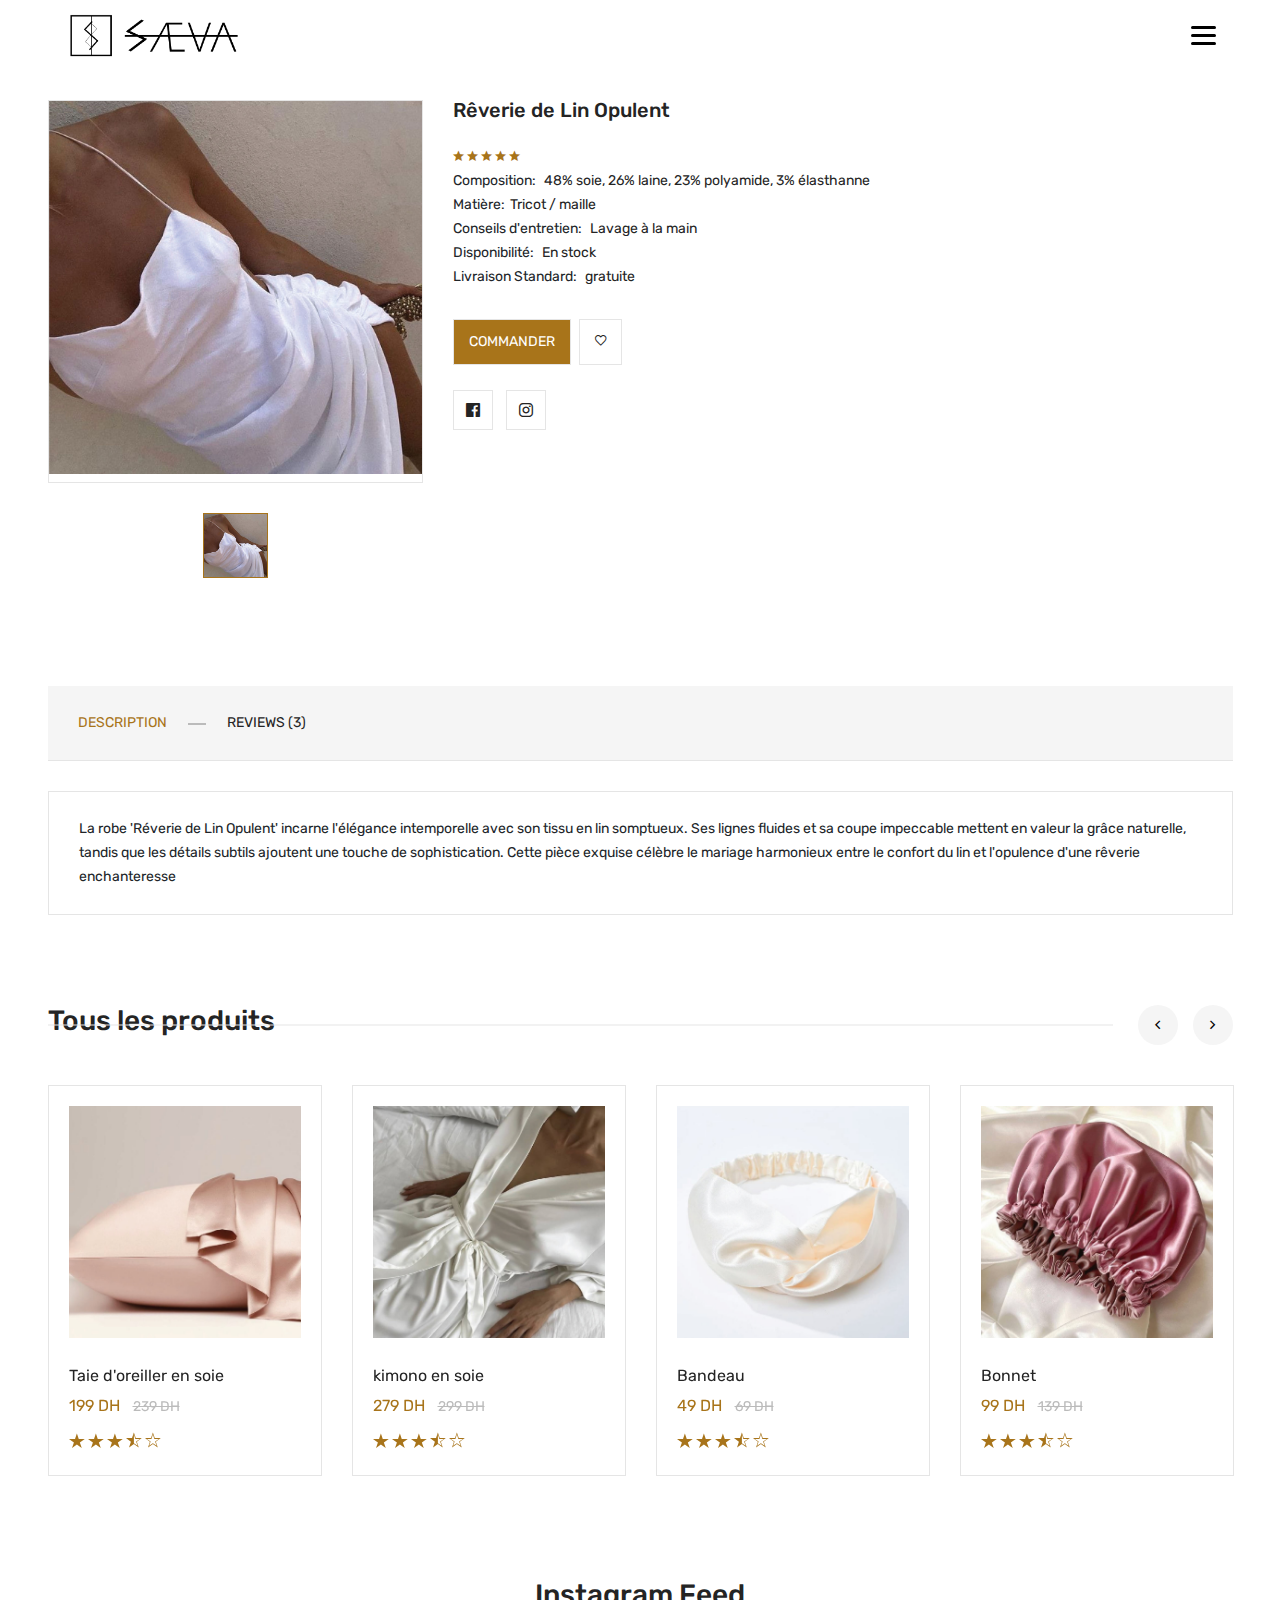
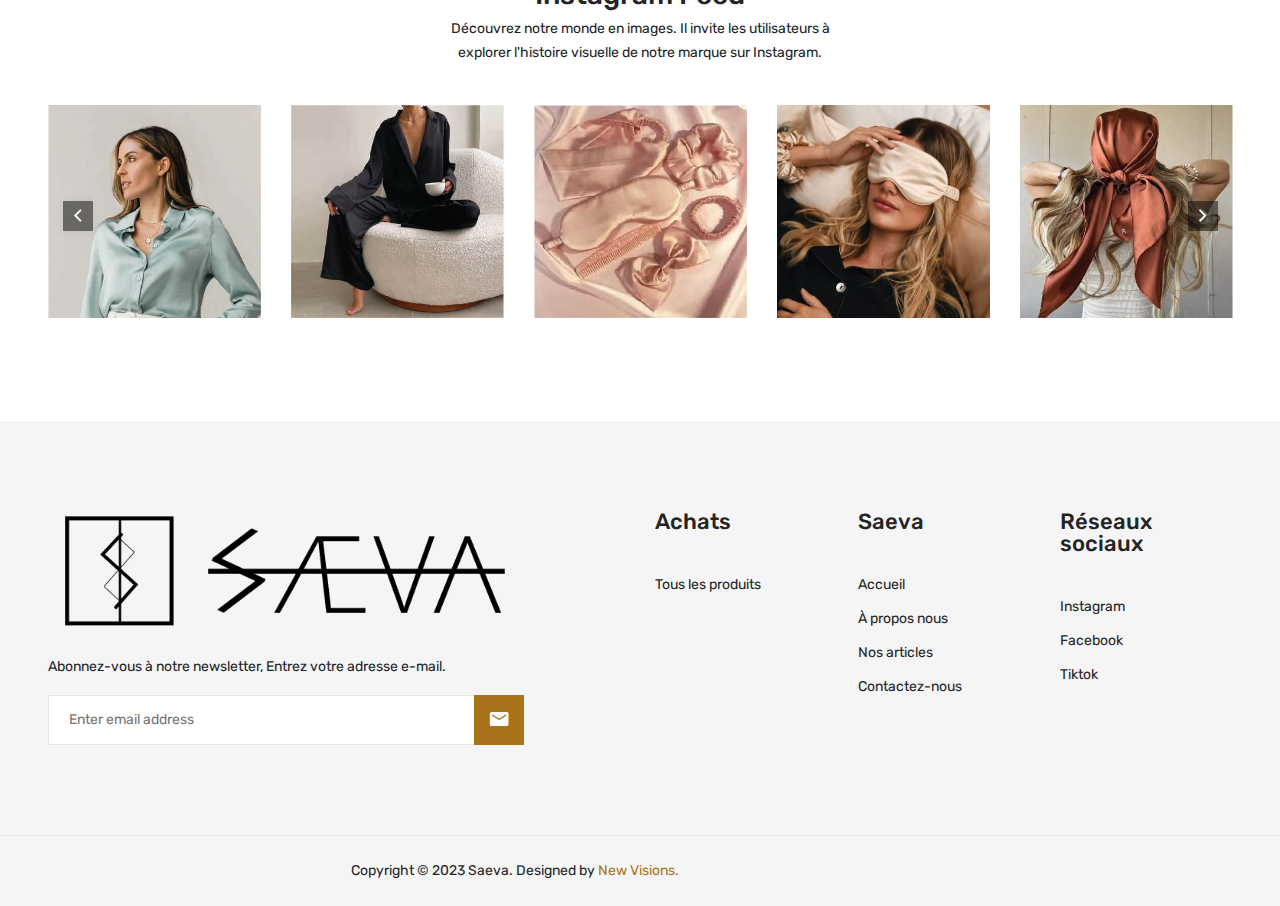
<file: opulent.html>
<!doctype html>
<html class="no-js" lang="en">

<head>
    <meta charset="utf-8">
    <meta http-equiv="x-ua-compatible" content="ie=edge">
    <title>Rêverie de Lin Opulent</title>
    <meta name="robots" content="noindex, follow" />
    <meta name="description"
        content="Kenne is a stunning html template for an expansion eCommerce site that suitable for any kind of fashion store. It will make your online store look more impressive and attractive to viewers. ">
    <meta name="viewport" content="width=device-width, initial-scale=1, shrink-to-fit=no">
    <!-- Favicon -->
    <link rel="shortcut icon" type="image/x-icon" href="assets/images/favicon.png">

    <!-- CSS
	============================================ -->

    <!-- Bootstrap CSS -->
    <link rel="stylesheet" href="assets/css/bootstrap.min.css">
    <!-- Fontawesome -->
    <link rel="stylesheet" href="assets/css/font-awesome.min.css">
    <!-- Fontawesome Star -->
    <link rel="stylesheet" href="assets/css/fontawesome-stars.min.css">
    <!-- Ion Icon -->
    <link rel="stylesheet" href="assets/css/ion-fonts.css">
    <!-- Slick CSS -->
    <link rel="stylesheet" href="assets/css/slick.css">
    <!-- Animation -->
    <link rel="stylesheet" href="assets/css/animate.min.css">
    <!-- jQuery Ui -->
    <link rel="stylesheet" href="assets/css/jquery-ui.min.css">
    <!-- Nice Select -->
    <link rel="stylesheet" href="assets/css/nice-select.css">
    <!-- Timecircles -->
    <link rel="stylesheet" href="assets/css/timecircles.css">

    <!-- Main Style CSS -->
    <link rel="stylesheet" href="assets/css/style.css">

</head>

<body class="template-color-1">

    <div class="main-wrapper">

        <!-- Begin Main Header Area Two -->
        <header>
            <nav class="navbar">
                <div class="logo">
                    <a href="#" class="logo"><img src="assets/images/menu/logo/1.png" alt=""></a>

                </div>
                <ul class="nav-menu">
                    <li class="nav-item">
                        <a href="index.html" class="nav-link">ACCUEIL</a>
                    </li>
                    <li class="nav-item">
                        <a href="about-us.html" class="nav-link">À PROPOS NOUS</a>
                    </li>
                    <li class="nav-item">
                        <a href="shop-fullwidth.html" class="nav-link">NOS ARTICLES</a>
                    </li>
                    <li class="nav-item">
                        <a href="contact-us.html" class="nav-link">CONTACTEZ-NOUS</a>
                    </li>
                </ul>
                <div class="hamburger">
                    <span class="bar"></span>
                    <span class="bar"></span>
                    <span class="bar"></span>
                </div>
            </nav>
            <script src="assets/js/index.js"></script>

        </header> <!-- Main Header Area End Here -->
        <!-- Main Header Area End Here Two -->

        <!-- Begin Kenne's Breadcrumb Area -->
        <!-- <div class="breadcrumb-area">
            <div class="container">
                <div class="breadcrumb-content">
                    <h2>Single Product Type</h2>
                    <ul>
                        <li><a href="index.html">Home</a></li>
                        <li class="active">Single Product</li>
                    </ul>
                </div>
            </div>
        </div> -->
        <!-- Kenne's Breadcrumb Area End Here -->

        <!-- Begin Kenne's Single Product Area -->
        <div class="sp-area">
            <div class="container">
                <div class="sp-nav">
                    <div class="row">
                        <div class="col-lg-4">
                            <div class="sp-img_area">
                                <div class="sp-img_slider slick-img-slider kenne-element-carousel" data-slick-options='{
                                "slidesToShow": 1,
                                "arrows": false,
                                "fade": true,
                                "draggable": false,
                                "swipe": false,
                                "asNavFor": ".sp-img_slider-nav"
                                }'>
                                    <div class="single-slide red zoom">
                                        <img src="assets/images/product/a-12.jpg" alt="Kenne's Product Image">
                                    </div>

                                </div>
                                <div class="sp-img_slider-nav slick-slider-nav kenne-element-carousel arrow-style-2 arrow-style-3"
                                    data-slick-options='{
                                "slidesToShow": 3,
                                "asNavFor": ".sp-img_slider",
                                "focusOnSelect": true,
                                "arrows" : true,
                                "spaceBetween": 30
                                }' data-slick-responsive='[
                                        {"breakpoint":1501, "settings": {"slidesToShow": 3}},
                                        {"breakpoint":1200, "settings": {"slidesToShow": 2}},
                                        {"breakpoint":992, "settings": {"slidesToShow": 4}},
                                        {"breakpoint":768, "settings": {"slidesToShow": 3}},
                                        {"breakpoint":575, "settings": {"slidesToShow": 2}}
                                    ]'>
                                    <div class="single-slide red">
                                        <img src="assets/images/product/a-12.jpg" alt="Kenne's Product Image">
                                    </div>
                                </div>
                            </div>
                        </div>
                        <div class="col-lg-8">
                            <div class="sp-content">
                                <div class="sp-heading">
                                    <h5><a href="pillow.html">Rêverie de Lin Opulent

                                        </a></h5>
                                </div>
                                <div class="rating-box">
                                    <ul>
                                        <li><i class="ion-android-star"></i></li>
                                        <li><i class="ion-android-star"></i></li>
                                        <li><i class="ion-android-star"></i></li>
                                        <li class="silver-color"><i class="ion-android-star"></i></li>
                                        <li class="silver-color"><i class="ion-android-star"></i></li>
                                    </ul>
                                </div>
                                <div class="sp-essential_stuff">
                                    <ul>
                                        <li>Composition:<a href="javascript:void(0)"> 48% soie, 26% laine, 23%
                                                polyamide, 3% élasthanne</a></li>
                                        <li>Matière:<a href="javascript:void(0)">Tricot / maille</a></li>
                                        <li>Conseils d'entretien: <a href="javascript:void(0)">Lavage à la main</a></li>
                                        <li>Disponibilité: <a href="javascript:void(0)">En stock</a></li>
                                        <li>Livraison Standard: <a href="javascript:void(0)">gratuite</a></li>
                                    </ul>
                                </div>
                                <div class="qty-btn_area">
                                    <ul>
                                        <li><a class="qty-cart_btn" href="https://wa.link/i7zh0f">Commander</a></li>
                                        <li><a class="qty-wishlist_btn" href="wishlist.html" data-bs-toggle="tooltip"
                                                aria-label="Add To Wishlist" data-bs-original-title="Add To Wishlist"><i
                                                    class="ion-android-favorite-outline"></i></a>
                                        </li>
                                    </ul>
                                </div>


                                <div class="kenne-social_link">
                                    <ul>
                                        <li class="facebook">
                                            <a href="https://www.facebook.com" data-bs-toggle="tooltip" target="_blank"
                                                title="Facebook">
                                                <i class="fab fa-facebook"></i>
                                            </a>
                                        </li>
                                        <li class="instagram">
                                            <a href="https://rss.com" data-bs-toggle="tooltip" target="_blank"
                                                title="Instagram">
                                                <i class="fab fa-instagram"></i>
                                            </a>
                                        </li>
                                    </ul>
                                </div>
                            </div>
                        </div>
                    </div>
                </div>
            </div>
        </div>
        <!-- Kenne's Single Product Area End Here -->

        <!-- Begin Product Tab Area Two -->
        <div class="product-tab_area-2">
            <div class="container">
                <div class="row">
                    <div class="col-lg-12">
                        <div class="sp-product-tab_nav">
                            <div class="product-tab">
                                <ul class="nav product-menu">
                                    <li><a class="active" data-bs-toggle="tab"
                                            href="#description"><span>Description</span></a>
                                    </li>
                                    </li>
                                    <li><a data-bs-toggle="tab" href="#reviews"><span>Reviews (3)</span></a></li>
                                </ul>
                            </div>
                            <div class="tab-content uren-tab_content">
                                <div id="description" class="tab-pane active show" role="tabpanel">
                                    <div class="product-description">
                                        <ul>
                                            <li>
                                                <span>La robe 'Réverie de Lin Opulent' incarne l'élégance intemporelle
                                                    avec son tissu en lin somptueux. Ses lignes fluides et sa coupe
                                                    impeccable mettent en valeur la grâce naturelle, tandis que les
                                                    détails subtils ajoutent une touche de sophistication. Cette pièce
                                                    exquise célèbre le mariage harmonieux entre le confort du lin et
                                                    l'opulence d'une rêverie enchanteresse</span>
                                            </li>
                                        </ul>
                                    </div>
                                </div>
                                <div id="reviews" class="tab-pane" role="tabpanel">
                                    <div class="tab-pane active" id="tab-review">
                                        <form class="form-horizontal" id="form-review">
                                            <div id="review">
                                                <form class="form-horizontal" id="form-review-masque">
                                                    <div id="review-masque">
                                                        <form class="form-horizontal" id="form-review-scrunchies">
                                                            <div id="review-scrunchies">
                                                                <table class="table table-striped table-bordered">
                                                                    <tbody>
                                                                        <tr>
                                                                            <td class="text-right">18/04/23</td>
                                                                        </tr>
                                                                        <tr>
                                                                            <td colspan="2">
                                                                                <p>Les meilleurs scrunchies que j'ai
                                                                                    jamais eus! Ils tiennent bien et
                                                                                    sont si doux pour mes cheveux.</p>
                                                                                <div class="rating-box">
                                                                                    <ul>
                                                                                        <li><i
                                                                                                class="ion-android-star"></i>
                                                                                        </li>
                                                                                        <li><i
                                                                                                class="ion-android-star"></i>
                                                                                        </li>
                                                                                        <li><i
                                                                                                class="ion-android-star"></i>
                                                                                        </li>
                                                                                        <li><i
                                                                                                class="ion-android-star"></i>
                                                                                        </li>
                                                                                        <li><i
                                                                                                class="ion-android-star"></i>
                                                                                        </li>
                                                                                    </ul>
                                                                                </div>
                                                                            </td>
                                                                        </tr>
                                                                    </tbody>
                                                                    <tbody>
                                                                        <tr>
                                                                            <td class="text-right">07/03/23</td>
                                                                        </tr>
                                                                        <tr>
                                                                            <td colspan="2">
                                                                                <p>Ils sont beaux et ne laissent pas de
                                                                                    marque sur mes cheveux. Je les
                                                                                    recommande vivement!</p>
                                                                                <div class="rating-box">
                                                                                    <ul>
                                                                                        <li><i
                                                                                                class="ion-android-star"></i>
                                                                                        </li>
                                                                                        <li><i
                                                                                                class="ion-android-star"></i>
                                                                                        </li>
                                                                                        <li><i
                                                                                                class="ion-android-star"></i>
                                                                                        </li>
                                                                                        <li><i
                                                                                                class="ion-android-star"></i>
                                                                                        </li>
                                                                                        <li><i
                                                                                                class="ion-android-star"></i>
                                                                                        </li>
                                                                                    </ul>
                                                                                </div>
                                                                            </td>
                                                                        </tr>
                                                                    </tbody>
                                                                    <tbody>
                                                                        <tr>
                                                                            <td class="text-right">22/05/22</td>
                                                                        </tr>
                                                                        <tr>
                                                                            <td colspan="2">
                                                                                <p>Un accessoire indispensable pour moi
                                                                                    maintenant. Ils sont à la fois
                                                                                    pratiques et luxueux.</p>
                                                                                <div class="rating-box">
                                                                                    <ul>
                                                                                        <li><i
                                                                                                class="ion-android-star"></i>
                                                                                        </li>
                                                                                        <li><i
                                                                                                class="ion-android-star"></i>
                                                                                        </li>
                                                                                        <li><i
                                                                                                class="ion-android-star"></i>
                                                                                        </li>
                                                                                        <li><i
                                                                                                class="ion-android-star"></i>
                                                                                        </li>
                                                                                        <li><i
                                                                                                class="ion-android-star"></i>
                                                                                        </li>
                                                                                    </ul>
                                                                                </div>
                                                                            </td>
                                                                        </tr>
                                                                    </tbody>
                                                                </table>
                                                            </div>
                                                        </form>

                                                    </div>
                                                </form>
                                            </div>
                                    </div>
                                    </form>
                                </div>
                            </div>
                        </div>
                    </div>
                </div>
            </div>
        </div>
    </div>
    <!-- Product Tab Area Two End Here -->

    <div class="product-area ">
        <div class="container">
            <div class="row">
                <div class="col-lg-12">
                    <div class="section-title">
                        <a href="shop-fullwidth.html">
                            <h3>Tous les produits</h3>
                        </a>
                        <div class="product-arrow"></div>
                    </div>
                </div>
                <div class="col-lg-12">
                    <div class="kenne-element-carousel product-slider slider-nav" data-slick-options='{
                                "slidesToShow": 4,
                                "slidesToScroll": 1,
                                "infinite": false,
                                "arrows": true,
                                "dots": false,
                                "spaceBetween": 30,
                                "appendArrows": ".product-arrow"
                                }' data-slick-responsive='[
                                {"breakpoint":992, "settings": {
                                "slidesToShow": 3
                                }},
                                {"breakpoint":768, "settings": {
                                "slidesToShow": 2
                                }},
                                {"breakpoint":575, "settings": {
                                "slidesToShow": 1
                                }}
                            ]'>

                        <div class="product-item">
                            <div class="single-product">
                                <div class="product-img">
                                    <a href="pillow.html">
                                        <img class="primary-img" src="assets/images/product/a-05.jpg"
                                            alt="Kenne's Product Image">
                                    </a>
                                </div>
                                <div class="product-content">
                                    <div class="product-desc_info">
                                        <h3 class="product-name"><a href="single-product.html">Taie d'oreiller en
                                                soie</a>
                                        </h3>
                                        <div class="price-box">
                                            <span class="new-price">199 DH</span>
                                            <span class="old-price">239 DH</span>
                                        </div>
                                        <div class="rating-box">
                                            <ul>
                                                <li><i class="ion-ios-star"></i></li>
                                                <li><i class="ion-ios-star"></i></li>
                                                <li><i class="ion-ios-star"></i></li>
                                                <li class="silver-color"><i class="ion-ios-star-half"></i></li>
                                                <li class="silver-color"><i class="ion-ios-star-outline"></i></li>
                                            </ul>
                                        </div>
                                    </div>
                                </div>
                            </div>
                        </div>
                        <div class="product-item">
                            <div class="single-product">
                                <div class="product-img">
                                    <a href="kimono.html">
                                        <img class="primary-img" src="assets/images/product/a-09.jpg"
                                            alt="Kenne's Product Image">
                                    </a>
                                </div>
                                <div class="product-content">
                                    <div class="product-desc_info">
                                        <h3 class="product-name"><a href="single-product.html">kimono en soie</a>
                                        </h3>
                                        <div class="price-box">
                                            <span class="new-price">279 DH</span>
                                            <span class="old-price">299 DH</span>
                                        </div>
                                        <div class="rating-box">
                                            <ul>
                                                <li><i class="ion-ios-star"></i></li>
                                                <li><i class="ion-ios-star"></i></li>
                                                <li><i class="ion-ios-star"></i></li>
                                                <li class="silver-color"><i class="ion-ios-star-half"></i></li>
                                                <li class="silver-color"><i class="ion-ios-star-outline"></i></li>
                                            </ul>
                                        </div>
                                    </div>
                                </div>
                            </div>
                        </div>

                        <div class="product-item">
                            <div class="single-product">
                                <div class="product-img">
                                    <a href="bandeau.html">
                                        <img class="primary-img" src="assets/images/product/a-07.jpg"
                                            alt="Kenne's Product Image">

                                    </a>
                                </div>
                                <div class="product-content">
                                    <div class="product-desc_info">
                                        <h3 class="product-name"><a href="single-product.html">Bandeau</a>
                                        </h3>
                                        <div class="price-box">
                                            <span class="new-price">49 DH</span>
                                            <span class="old-price">69 DH</span>
                                        </div>
                                        <div class="rating-box">
                                            <ul>
                                                <li><i class="ion-ios-star"></i></li>
                                                <li><i class="ion-ios-star"></i></li>
                                                <li><i class="ion-ios-star"></i></li>
                                                <li class="silver-color"><i class="ion-ios-star-half"></i></li>
                                                <li class="silver-color"><i class="ion-ios-star-outline"></i></li>
                                            </ul>
                                        </div>
                                    </div>
                                </div>
                            </div>
                        </div>

                        <div class="product-item">
                            <div class="single-product">
                                <div class="product-img">
                                    <a href="bonnet.html">
                                        <img class="primary-img" src="assets/images/product/a-06.jpg"
                                            alt="Kenne's Product Image">
                                </div>
                                <div class="product-content">
                                    <div class="product-desc_info">
                                        <h3 class="product-name"><a href="single-product.html">Bonnet</a>
                                        </h3>
                                        <div class="price-box">
                                            <span class="new-price">99 DH</span>
                                            <span class="old-price">139 DH</span>
                                        </div>
                                        <div class="rating-box">
                                            <ul>
                                                <li><i class="ion-ios-star"></i></li>
                                                <li><i class="ion-ios-star"></i></li>
                                                <li><i class="ion-ios-star"></i></li>
                                                <li class="silver-color"><i class="ion-ios-star-half"></i></li>
                                                <li class="silver-color"><i class="ion-ios-star-outline"></i></li>
                                            </ul>
                                        </div>
                                    </div>
                                </div>
                            </div>
                        </div>
                        <div class="product-item">
                            <div class="single-product">
                                <div class="product-img">
                                    <a href="mask.html">
                                        <img class="primary-img" src="assets/images/product/a-08.jpg"
                                            alt="Kenne's Product Image">
                                    </a>
                                </div>
                                <div class="product-content">
                                    <div class="product-desc_info">
                                        <h3 class="product-name"><a href="single-product.html">Masque des yeux</a>
                                        </h3>
                                        <div class="price-box">
                                            <span class="new-price">49 DH</span>
                                            <span class="old-price">69 DH</span>
                                        </div>
                                        <div class="rating-box">
                                            <ul>
                                                <li><i class="ion-ios-star"></i></li>
                                                <li><i class="ion-ios-star"></i></li>
                                                <li><i class="ion-ios-star"></i></li>
                                                <li class="silver-color"><i class="ion-ios-star-half"></i></li>
                                                <li class="silver-color"><i class="ion-ios-star-outline"></i></li>
                                            </ul>
                                        </div>
                                    </div>
                                </div>
                            </div>
                        </div>
                        <div class="product-item">
                            <div class="single-product">
                                <div class="product-img">
                                    <a href="scrunchies.html">
                                        <img class="primary-img" src="assets/images/product/a-01.jpg"
                                            alt="Kenne's Product Imag-e">
                                    </a>
                                </div>
                                <div class="product-content">
                                    <div class="product-desc_info">
                                        <h3 class="product-name"><a href="single-product.html">Scrunchies</a>
                                        </h3>
                                        <div class="price-box">
                                            <span class="new-price">35 DH</span>
                                            <span class="old-price">55 DH</span>
                                        </div>
                                        <div class="rating-box">
                                            <ul>
                                                <li><i class="ion-ios-star"></i></li>
                                                <li><i class="ion-ios-star"></i></li>
                                                <li><i class="ion-ios-star"></i></li>
                                                <li class="silver-color"><i class="ion-ios-star-half"></i></li>
                                                <li class="silver-color"><i class="ion-ios-star-outline"></i></li>
                                            </ul>
                                        </div>
                                    </div>
                                </div>
                            </div>
                        </div>


                        <div class="product-item">
                            <div class="single-product">
                                <div class="product-img">
                                    <a href="foulard.html">
                                        <img class="primary-img" src="assets/images/product/a-03.jpg"
                                            alt="Kenne's Product Image">
                                    </a>
                                </div>
                                <div class="product-content">
                                    <div class="product-desc_info">
                                        <h3 class="product-name"><a href="single-product.html">foulard en soie</a>
                                        </h3>
                                        <div class="price-box">
                                            <span class="new-price">59 DH</span>
                                            <span class="old-price">75 DH</span>
                                        </div>
                                        <div class="rating-box">
                                            <ul>
                                                <li><i class="ion-ios-star"></i></li>
                                                <li><i class="ion-ios-star"></i></li>
                                                <li><i class="ion-ios-star"></i></li>
                                                <li class="silver-color"><i class="ion-ios-star-half"></i></li>
                                                <li class="silver-color"><i class="ion-ios-star-outline"></i></li>
                                            </ul>
                                        </div>
                                    </div>
                                </div>
                            </div>
                        </div>


                        <div class="product-item">
                            <div class="single-product">
                                <div class="product-img">
                                    <a href="robe.html">
                                        <img class="primary-img" src="assets/images/product/a-04.jpg"
                                            alt="Kenne's Product Image">
                                    </a>
                                </div>
                                <div class="product-content">
                                    <div class="product-desc_info">
                                        <h3 class="product-name"><a href="single-product.html">Robe en soie</a>
                                        </h3>
                                        <div class="price-box">
                                            <span class="new-price">120 DH</span>
                                            <span class="old-price">150 DH</span>
                                        </div>
                                        <div class="rating-box">
                                            <ul>
                                                <li><i class="ion-ios-star"></i></li>
                                                <li><i class="ion-ios-star"></i></li>
                                                <li><i class="ion-ios-star"></i></li>
                                                <li class="silver-color"><i class="ion-ios-star-half"></i></li>
                                                <li class="silver-color"><i class="ion-ios-star-outline"></i></li>
                                            </ul>
                                        </div>
                                    </div>
                                </div>
                            </div>
                        </div>
                    </div>
                </div>
            </div>
        </div>
    </div> <!-- Brand Area End Here -->

    <!-- Begin Kenne's Footer Area -->
    <div class="kenne-instagram_area">
        <div class="container">
            <div class="row">
                <div class="col-lg-12">
                    <div class="kenne-section_area">
                        <h3>Instagram Feed</h3>
                        <p> Découvrez notre monde en images. Il invite les utilisateurs à explorer l'histoire
                            visuelle de notre marque sur Instagram.</p>
                    </div>
                </div>
                <div class="col-lg-12">
                    <div class="kenne-element-carousel instagram-slider arrow-style arrow-style-3" data-slick-options='{
                    "slidesToShow": 5,
                    "slidesToScroll": 1,
                    "infinite": false,
                    "arrows": true,
                    "dots": false,
                    "spaceBetween": 30
                    }' data-slick-responsive='[
                    {"breakpoint":1200, "settings": {
                    "slidesToShow": 5
                    }},
                    {"breakpoint":992, "settings": {
                    "slidesToShow": 4
                    }},
                    {"breakpoint":768, "settings": {
                    "slidesToShow": 3
                    }},
                    {"breakpoint":576, "settings": {
                    "slidesToShow": 2
                    }},
                    {"breakpoint":480, "settings": {
                    "slidesToShow": 1
                    }}
                ]'>

                        <div class="single-item img-hover_effect">
                            <div class="instagram-img">
                                <a href="javascript:void(0)">
                                    <img src="assets/images/instagram/1.jpg" alt="Kenne's Instagram Image">
                                </a>
                            </div>
                        </div>
                        <div class="single-item img-hover_effect">
                            <div class="instagram-img">
                                <a href="javascript:void(0)">
                                    <img src="assets/images/instagram/2.jpg" alt="Kenne's Instagram Image">
                                </a>
                            </div>
                        </div>
                        <div class="single-item img-hover_effect">
                            <div class="instagram-img">
                                <a href="javascript:void(0)">
                                    <img src="assets/images/instagram/3.jpg" alt="Kenne's Instagram Image">
                                </a>
                            </div>
                        </div>
                        <div class="single-item img-hover_effect">
                            <div class="instagram-img">
                                <a href="javascript:void(0)">
                                    <img src="assets/images/instagram/4.jpg" alt="Kenne's Instagram Image">
                                </a>
                            </div>
                        </div>
                        <div class="single-item img-hover_effect">
                            <div class="instagram-img">
                                <a href="javascript:void(0)">
                                    <img src="assets/images/instagram/5.jpg" alt="Kenne's Instagram Image">
                                </a>
                            </div>
                        </div>
                        <div class="single-item img-hover_effect">
                            <div class="instagram-img">
                                <a href="javascript:void(0)">
                                    <img src="assets/images/instagram/6.jpg" alt="Kenne's Instagram Image">
                                </a>
                            </div>
                        </div>
                        <div class="single-item img-hover_effect">
                            <div class="instagram-img">
                                <a href="javascript:void(0)">
                                    <img src="assets/images/instagram/1.jpg" alt="Kenne's Instagram Image">
                                </a>
                            </div>
                        </div>
                        <div class="single-item img-hover_effect">
                            <div class="instagram-img">
                                <a href="javascript:void(0)">
                                    <img src="assets/images/instagram/2.jpg" alt="Kenne's Instagram Image">
                                </a>
                            </div>
                        </div>
                        <div class="single-item img-hover_effect">
                            <div class="instagram-img">
                                <a href="javascript:void(0)">
                                    <img src="assets/images/instagram/3.jpg" alt="Kenne's Instagram Image">
                                </a>
                            </div>
                        </div>

                    </div>
                </div>
            </div>
        </div>
    </div>
    <!-- Kenne's Instagram Area End Here -->
    <!-- Begin Kenne's Footer Area -->
    <div class="kenne-footer_area bg-smoke_color">
        <div class="footer-top_area">
            <div class="container">
                <div class="row">
                    <div class="col-lg-5">
                        <div class="newsletter-area">
                            <div class="newsletter-logo">
                                <a href="javascript:void(0)">
                                    <img src="assets/images/footer/logo/1.png" alt="Logo">
                                </a>
                            </div>
                            <p class="short-desc">Abonnez-vous à notre newsletter, Entrez votre adresse e-mail.</p>
                            <div class="newsletter-form_wrap">
                                <form
                                    action="https://devitems.us11.list-manage.com/subscribe/post?u=6bbb9b6f5827bd842d9640c82&amp;id=05d85f18ef"
                                    method="post" id="mc-embedded-subscribe-form" name="mc-embedded-subscribe-form"
                                    class="newsletters-form validate" target="_blank" novalidate>
                                    <div id="mc_embed_signup_scroll">
                                        <div id="mc-form" class="mc-form subscribe-form">
                                            <input id="mc-email" class="newsletter-input" type="email"
                                                autocomplete="off" placeholder="Enter email address" />
                                            <button class="newsletter-btn" id="mc-submit"><i
                                                    class="ion-android-mail"></i></button>
                                        </div>
                                    </div>
                                </form>
                            </div>
                        </div>
                    </div>
                    <div class="col-lg-6 offset-lg-1">
                        <div class="row footer-widgets_wrap">
                            <div class="col-lg-4 col-md-4 col-sm-4">
                                <div class="footer-widgets_title">
                                    <h4>Achats</h4>
                                </div>
                                <div class="footer-widgets">
                                    <ul>
                                        <li><a href="shop-fullwidth.html">Tous les produits</a></li>
                                    </ul>
                                </div>
                            </div>
                            <div class="col-lg-4 col-md-4 col-sm-4">
                                <div class="footer-widgets_title">
                                    <h4>Saeva</h4>
                                </div>
                                <div class="footer-widgets">
                                    <ul>
                                        <li> <a href="index.html">Accueil</a></li>
                                        <li> <a href="about-us.html">À propos nous</a></li>
                                        <li> <a href="shop-fullwidth.html">Nos articles</a></li>
                                        <li> <a href="contact-us.html">Contactez-nous</a></li>
                                    </ul>
                                </div>
                            </div>
                            <div class="col-lg-4 col-md-4 col-sm-4">
                                <div class="footer-widgets_title">
                                    <h4>Réseaux sociaux</h4>
                                </div>
                                <div class="footer-widgets">
                                    <ul>
                                        <li><a href="javascript:void(0)">Instagram</a></li>
                                        <li><a href="javascript:void(0)">Facebook</a></li>
                                        <li><a href="javascript:void(0)">Tiktok</a></li>
                                    </ul>
                                </div>
                            </div>
                        </div>
                    </div>
                </div>
            </div>
        </div>
        <div class="footer-bottom_area">
            <div class="container">
                <div class="row align-items-center">
                    <div class="col-md-6">
                        <div class="copyright">
                            <span>Copyright &copy; 2023 <a href="index.html">Saeva.</a> Designed by <a
                                    style="color: #A8741A;" href="www.newvisions.agency">New Visions.</a> </span>
                        </div>
                    </div>
                </div>
            </div>
        </div>
    </div>
    <!-- Kenne's Modal Area End Here -->
    <!-- Scroll To Top Start -->
    <a class="scroll-to-top" href=""><i class="ion-chevron-up"></i></a>
    <!-- Scroll To Top End -->

    </div>

    <!-- JS
============================================ -->

    <!-- jQuery JS -->
    <script src="assets/js/vendor/jquery-3.6.0.min.js"></script>
    <script src="assets/js/vendor/jquery-migrate-3.3.2.min.js"></script>
    <!-- Modernizer JS -->
    <script src="assets/js/vendor/modernizr-3.11.2.min.js"></script>
    <!-- Bootstrap JS -->
    <script src="assets/js/vendor/bootstrap.bundle.min.js"></script>

    <!-- Slick Slider JS -->
    <script src="assets/js/plugins/slick.min.js"></script>
    <!-- Barrating JS -->
    <script src="assets/js/plugins/jquery.barrating.min.js"></script>
    <!-- Counterup JS -->
    <script src="assets/js/plugins/jquery.counterup.js"></script>
    <!-- Nice Select JS -->
    <script src="assets/js/plugins/jquery.nice-select.js"></script>
    <!-- Sticky Sidebar JS -->
    <script src="assets/js/plugins/jquery.sticky-sidebar.js"></script>
    <!-- Jquery-ui JS -->
    <script src="assets/js/plugins/jquery-ui.min.js"></script>
    <script src="assets/js/plugins/jquery.ui.touch-punch.min.js"></script>
    <!-- Theia Sticky Sidebar JS -->
    <script src="assets/js/plugins/theia-sticky-sidebar.min.js"></script>
    <!-- Waypoints JS -->
    <script src="assets/js/plugins/waypoints.min.js"></script>
    <!-- jQuery Zoom JS -->
    <script src="assets/js/plugins/jquery.zoom.min.js"></script>
    <!-- Timecircles JS -->
    <script src="assets/js/plugins/timecircles.js"></script>

    <!-- Main JS -->
    <script src="assets/js/main.js"></script>

</body>

</html>
</file>
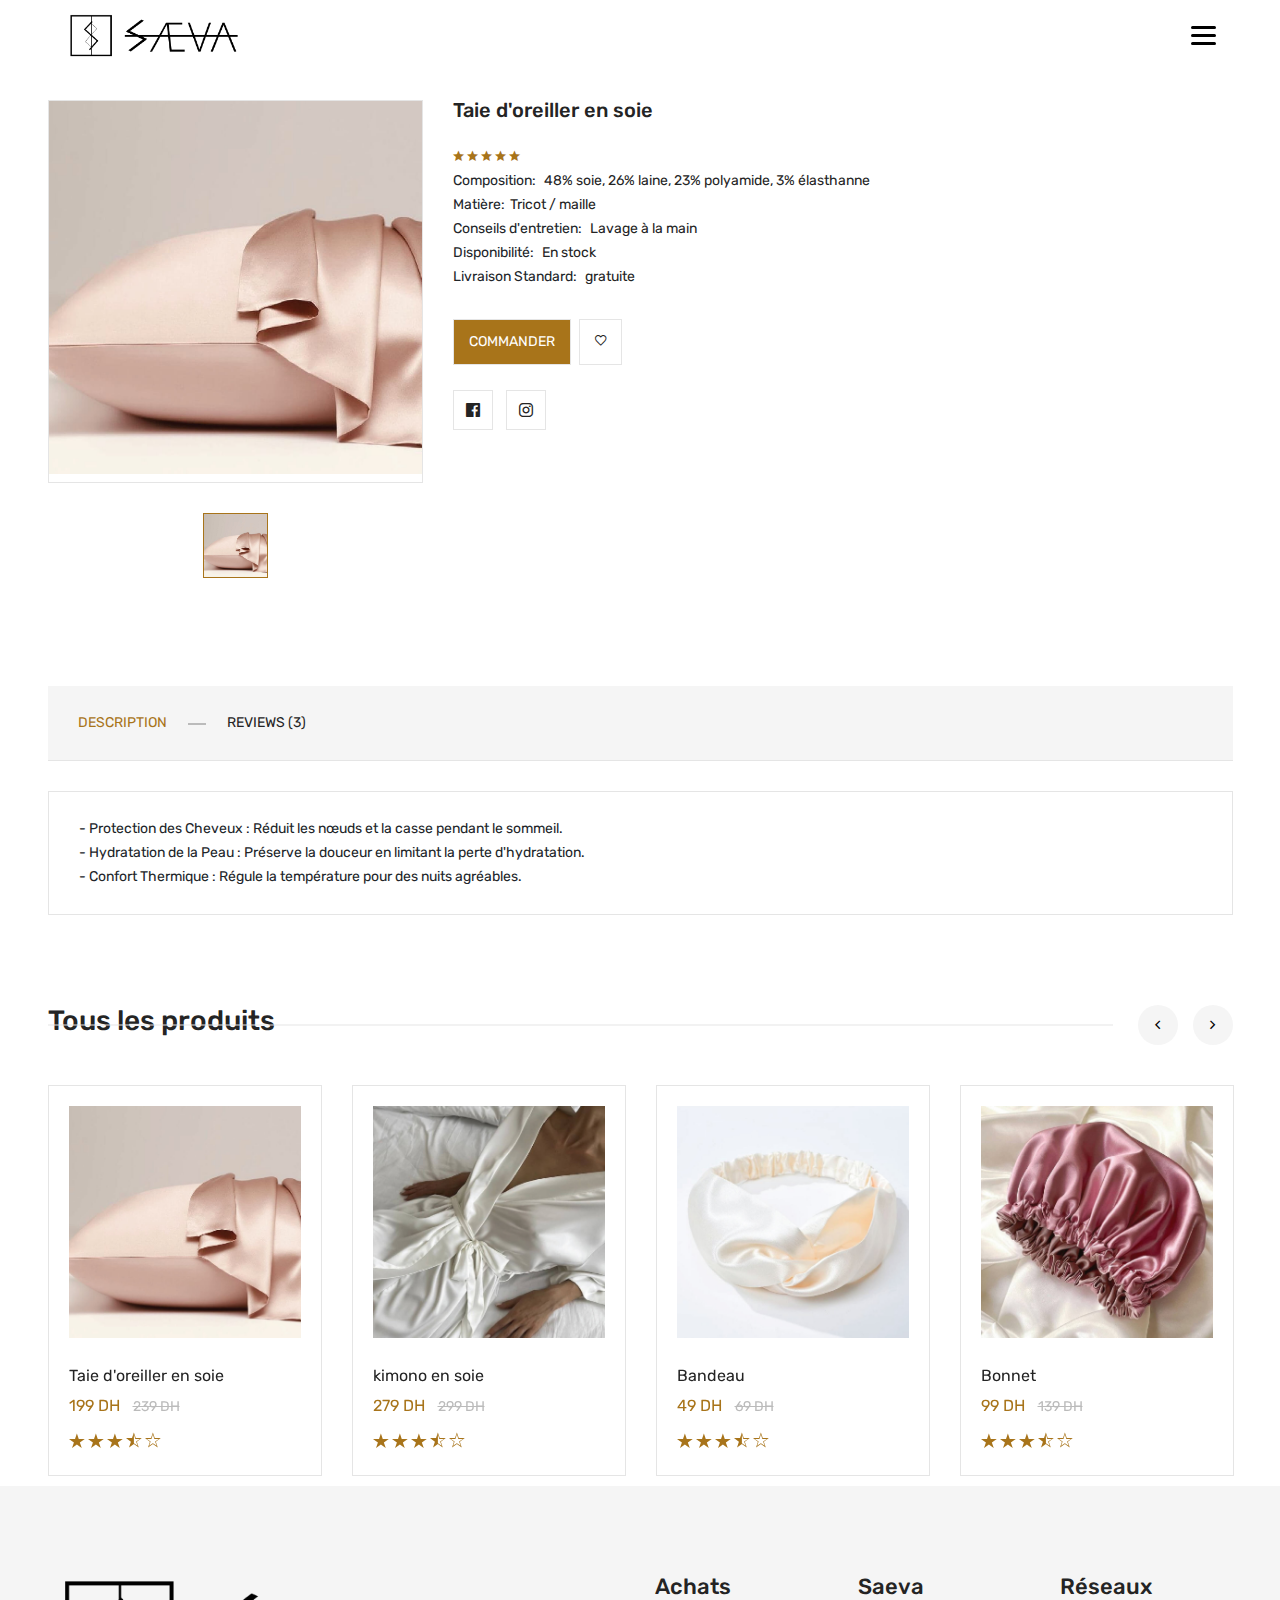
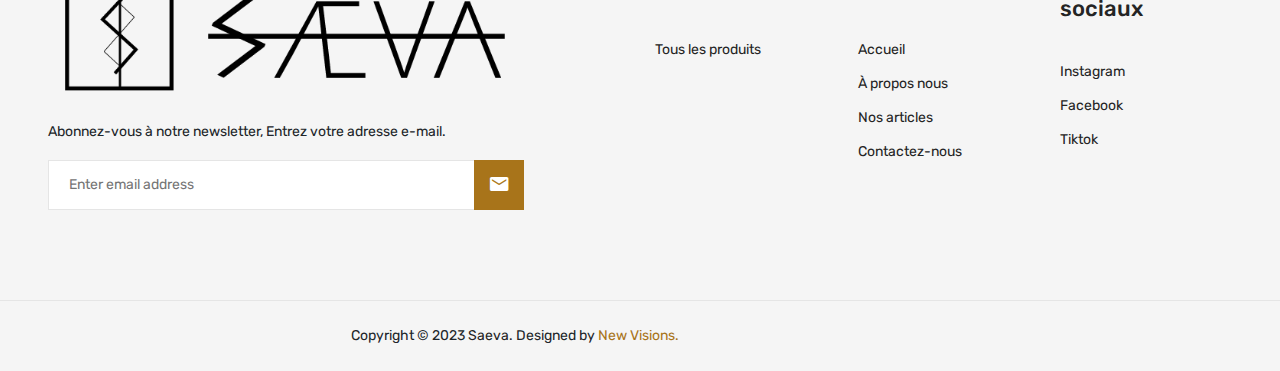
<file: pillow.html>
<!doctype html>
<html class="no-js" lang="en">

<head>
    <meta charset="utf-8">
    <meta http-equiv="x-ua-compatible" content="ie=edge">
    <title>Taie d'oreiller en soie</title>
    <meta name="robots" content="noindex, follow" />
    <meta name="description"
        content="Kenne is a stunning html template for an expansion eCommerce site that suitable for any kind of fashion store. It will make your online store look more impressive and attractive to viewers. ">
    <meta name="viewport" content="width=device-width, initial-scale=1, shrink-to-fit=no">
    <!-- Favicon -->
    <link rel="shortcut icon" type="image/x-icon" href="assets/images/favicon.png">

    <!-- CSS
	============================================ -->

    <!-- Bootstrap CSS -->
    <link rel="stylesheet" href="assets/css/bootstrap.min.css">
    <!-- Fontawesome -->
    <link rel="stylesheet" href="assets/css/font-awesome.min.css">
    <!-- Fontawesome Star -->
    <link rel="stylesheet" href="assets/css/fontawesome-stars.min.css">
    <!-- Ion Icon -->
    <link rel="stylesheet" href="assets/css/ion-fonts.css">
    <!-- Slick CSS -->
    <link rel="stylesheet" href="assets/css/slick.css">
    <!-- Animation -->
    <link rel="stylesheet" href="assets/css/animate.min.css">
    <!-- jQuery Ui -->
    <link rel="stylesheet" href="assets/css/jquery-ui.min.css">
    <!-- Nice Select -->
    <link rel="stylesheet" href="assets/css/nice-select.css">
    <!-- Timecircles -->
    <link rel="stylesheet" href="assets/css/timecircles.css">

    <!-- Main Style CSS -->
    <link rel="stylesheet" href="assets/css/style.css">

</head>

<body class="template-color-1">

    <div class="main-wrapper">

        <!-- Begin Main Header Area Two -->
        <header>
            <nav class="navbar">
              <div class="logo">
                  <a href="#" class="logo"><img src="assets/images/menu/logo/1.png" alt=""></a>
      
              </div>
              <ul class="nav-menu">
                <li class="nav-item">
                  <a href="index.html" class="nav-link">ACCUEIL</a>
                </li>
                <li class="nav-item">
                  <a href="about-us.html" class="nav-link">À PROPOS NOUS</a>
                </li>
                <li class="nav-item">
                  <a href="shop-fullwidth.html" class="nav-link">NOS ARTICLES</a>
                </li>
                <li class="nav-item">
                  <a href="contact-us.html" class="nav-link">CONTACTEZ-NOUS</a>
                </li>
              </ul>
              <div class="hamburger">
                <span class="bar"></span>
                <span class="bar"></span>
                <span class="bar"></span>
              </div>
            </nav>
            <script src="assets/js/index.js"></script>

          </header>        <!-- Main Header Area End Here -->        
        <!-- Main Header Area End Here Two -->

        <!-- Begin Kenne's Breadcrumb Area -->
        <!-- <div class="breadcrumb-area">
            <div class="container">
                <div class="breadcrumb-content">
                    <h2>Single Product Type</h2>
                    <ul>
                        <li><a href="index.html">Home</a></li>
                        <li class="active">Single Product</li>
                    </ul>
                </div>
            </div>
        </div> -->
        <!-- Kenne's Breadcrumb Area End Here -->

        <!-- Begin Kenne's Single Product Area -->
        <div class="sp-area">
            <div class="container">
                <div class="sp-nav">
                    <div class="row">
                        <div class="col-lg-4">
                            <div class="sp-img_area">
                                <div class="sp-img_slider slick-img-slider kenne-element-carousel" data-slick-options='{
                                "slidesToShow": 1,
                                "arrows": false,
                                "fade": true,
                                "draggable": false,
                                "swipe": false,
                                "asNavFor": ".sp-img_slider-nav"
                                }'>
                                    <div class="single-slide red zoom">
                                        <img src="assets/images/product/a-05.jpg" alt="Kenne's Product Image">
                                    </div>

                                </div>
                                <div class="sp-img_slider-nav slick-slider-nav kenne-element-carousel arrow-style-2 arrow-style-3"
                                    data-slick-options='{
                                "slidesToShow": 3,
                                "asNavFor": ".sp-img_slider",
                                "focusOnSelect": true,
                                "arrows" : true,
                                "spaceBetween": 30
                                }' data-slick-responsive='[
                                        {"breakpoint":1501, "settings": {"slidesToShow": 3}},
                                        {"breakpoint":1200, "settings": {"slidesToShow": 2}},
                                        {"breakpoint":992, "settings": {"slidesToShow": 4}},
                                        {"breakpoint":768, "settings": {"slidesToShow": 3}},
                                        {"breakpoint":575, "settings": {"slidesToShow": 2}}
                                    ]'>
                                    <div class="single-slide red">
                                        <img src="assets/images/product/a-05.jpg" alt="Kenne's Product Image">
                                    </div>

                                </div>
                            </div>
                        </div>
                        <div class="col-lg-8">
                            <div class="sp-content">
                                <div class="sp-heading">
                                    <h5><a href="pillow.html">Taie d'oreiller en soie</a></h5>
                                </div>
                                <div class="rating-box">
                                    <ul>
                                        <li><i class="ion-android-star"></i></li>
                                        <li><i class="ion-android-star"></i></li>
                                        <li><i class="ion-android-star"></i></li>
                                        <li class="silver-color"><i class="ion-android-star"></i></li>
                                        <li class="silver-color"><i class="ion-android-star"></i></li>
                                    </ul>
                                </div>
                                <div class="sp-essential_stuff">
                                    <ul>
                                        <li>Composition:<a href="javascript:void(0)"> 48% soie, 26% laine, 23%
                                                polyamide, 3% élasthanne</a></li>
                                        <li>Matière:<a href="javascript:void(0)">Tricot / maille</a></li>
                                        <li>Conseils d'entretien: <a href="javascript:void(0)">Lavage à la main</a></li>
                                        <li>Disponibilité: <a href="javascript:void(0)">En stock</a></li>
                                        <li>Livraison Standard: <a href="javascript:void(0)">gratuite</a></li>
                                    </ul>
                                </div>
                                <div class="qty-btn_area">
                                    <ul>
                                        <li><a class="qty-cart_btn" href="https://wa.link/i7zh0f">Commander</a></li>
                                        <li><a class="qty-wishlist_btn" href="wishlist.html" data-bs-toggle="tooltip"
                                                aria-label="Add To Wishlist" data-bs-original-title="Add To Wishlist"><i
                                                    class="ion-android-favorite-outline"></i></a>
                                        </li>
                                    </ul>
                                </div>
                    
                                <div class="kenne-social_link">
                                    <ul>
                                        <li class="facebook">
                                            <a href="https://www.facebook.com" data-bs-toggle="tooltip" target="_blank"
                                                title="Facebook">
                                                <i class="fab fa-facebook"></i>
                                            </a>
                                        </li>
                                        <li class="instagram">
                                            <a href="https://rss.com" data-bs-toggle="tooltip" target="_blank"
                                                title="Instagram">
                                                <i class="fab fa-instagram"></i>
                                            </a>
                                        </li>
                                    </ul>
                                </div>
                            </div>
                        </div>
                    </div>
                </div>
            </div>
        </div>
        <!-- Kenne's Single Product Area End Here -->

        <!-- Begin Product Tab Area Two -->
        <div class="product-tab_area-2">
            <div class="container">
                <div class="row">
                    <div class="col-lg-12">
                        <div class="sp-product-tab_nav">
                            <div class="product-tab">
                                <ul class="nav product-menu">
                                    <li><a class="active" data-bs-toggle="tab"
                                            href="#description"><span>Description</span></a>
                                    </li>
                                    </li>
                                    <li><a data-bs-toggle="tab" href="#reviews"><span>Reviews (3)</span></a></li>
                                </ul>
                            </div>
                            <div class="tab-content uren-tab_content">
                                <div id="description" class="tab-pane active show" role="tabpanel">
                                    <div class="product-description">
                                        <ul>
                                            <li>
                                                <span>- Protection des Cheveux : Réduit les nœuds et la casse pendant le sommeil. <br>
                                                    - Hydratation de la Peau : Préserve la douceur en limitant la perte d'hydratation. <br>
                                                    - Confort Thermique : Régule la température pour des nuits agréables.</span>
                                            </li>
                                        </ul>
                                    </div>
                                </div>
                                <div id="reviews" class="tab-pane" role="tabpanel">
                                    <div class="tab-pane active" id="tab-review">
                                        <form class="form-horizontal" id="form-review">
                                            <div id="review">
                                                <table class="table table-striped table-bordered">
                                                    <tbody>
                                                        <tr>
                                                            <td class="text-right">02/10/23</td>
                                                        </tr>
                                                        <tr>
                                                            <td colspan="2">
                                                                <p>Depuis que j'utilise cette taie d'oreiller, mes
                                                                    cheveux sont moins emmêlés et ma peau se sent
                                                                    fraîche chaque matin. Un achat incontournable!</p>
                                                                <div class="rating-box">
                                                                    <ul>
                                                                        <li><i class="ion-android-star"></i></li>
                                                                        <li><i class="ion-android-star"></i></li>
                                                                        <li><i class="ion-android-star"></i></li>
                                                                        <li><i class="ion-android-star"></i></li>
                                                                        <li><i class="ion-android-star"></i></li>
                                                                    </ul>
                                                                </div>
                                                            </td>
                                                        </tr>
                                                    </tbody>
                                                    <tbody>
                                                        <tr>
                                                            <td class="text-right">14/09/23</td>
                                                        </tr>
                                                        <tr>
                                                            <td colspan="2">
                                                                <p>La qualité est exceptionnelle et elle ajoute une
                                                                    touche de luxe à ma chambre. Je dors comme une
                                                                    reine!</p>
                                                                <div class="rating-box">
                                                                    <ul>
                                                                        <li><i class="ion-android-star"></i></li>
                                                                        <li><i class="ion-android-star"></i></li>
                                                                        <li><i class="ion-android-star"></i></li>
                                                                        <li><i class="ion-android-star"></i></li>
                                                                        <li><i class="ion-android-star"></i></li>
                                                                    </ul>
                                                                </div>
                                                            </td>
                                                        </tr>
                                                    </tbody>
                                                    <tbody>
                                                        <tr>
                                                            <td class="text-right">10/07/23</td>
                                                        </tr>
                                                        <tr>
                                                            <td colspan="2">
                                                                <p>Jamais je n'aurais pensé qu'une taie d'oreiller
                                                                    pourrait faire une telle différence. Merci Saeva
                                                                    pour cette merveille!</p>
                                                                <div class="rating-box">
                                                                    <ul>
                                                                        <li><i class="ion-android-star"></i></li>
                                                                        <li><i class="ion-android-star"></i></li>
                                                                        <li><i class="ion-android-star"></i></li>
                                                                        <li><i class="ion-android-star"></i></li>
                                                                        <li><i class="ion-android-star"></i></li>
                                                                    </ul>
                                                                </div>
                                                            </td>
                                                        </tr>
                                                    </tbody>

                                                </table>
                                            </div>
                                    </div>
                                    </form>
                                </div>
                            </div>
                        </div>
                    </div>
                </div>
            </div>
        </div>
    </div>
    <!-- Product Tab Area Two End Here -->

    <div class="product-area ">
        <div class="container">
            <div class="row">
                <div class="col-lg-12">
                    <div class="section-title">
                        <a href="shop-fullwidth.html"><h3>Tous les produits</h3></a>
                        <div class="product-arrow"></div>
                    </div>
                </div>
                <div class="col-lg-12">
                    <div class="kenne-element-carousel product-slider slider-nav" data-slick-options='{
                                "slidesToShow": 4,
                                "slidesToScroll": 1,
                                "infinite": false,
                                "arrows": true,
                                "dots": false,
                                "spaceBetween": 30,
                                "appendArrows": ".product-arrow"
                                }' data-slick-responsive='[
                                {"breakpoint":992, "settings": {
                                "slidesToShow": 3
                                }},
                                {"breakpoint":768, "settings": {
                                "slidesToShow": 2
                                }},
                                {"breakpoint":575, "settings": {
                                "slidesToShow": 1
                                }}
                            ]'>

                        <div class="product-item">
                            <div class="single-product">
                                <div class="product-img">
                                    <a href="pillow.html">
                                        <img class="primary-img" src="assets/images/product/a-05.jpg"
                                            alt="Kenne's Product Image">
                                    </a>
                                </div>
                                <div class="product-content">
                                    <div class="product-desc_info">
                                        <h3 class="product-name"><a href="single-product.html">Taie d'oreiller en
                                                soie</a>
                                        </h3>
                                        <div class="price-box">
                                            <span class="new-price">199 DH</span>
                                            <span class="old-price">239 DH</span>
                                        </div>
                                        <div class="rating-box">
                                            <ul>
                                                <li><i class="ion-ios-star"></i></li>
                                                <li><i class="ion-ios-star"></i></li>
                                                <li><i class="ion-ios-star"></i></li>
                                                <li class="silver-color"><i class="ion-ios-star-half"></i></li>
                                                <li class="silver-color"><i class="ion-ios-star-outline"></i></li>
                                            </ul>
                                        </div>
                                    </div>
                                </div>
                            </div>
                        </div>
                        <div class="product-item">
                            <div class="single-product">
                                <div class="product-img">
                                    <a href="kimono.html">
                                        <img class="primary-img" src="assets/images/product/a-09.jpg"
                                            alt="Kenne's Product Image">
                                    </a>
                                </div>
                                <div class="product-content">
                                    <div class="product-desc_info">
                                        <h3 class="product-name"><a href="single-product.html">kimono en soie</a>
                                        </h3>
                                        <div class="price-box">
                                            <span class="new-price">279 DH</span>
                                            <span class="old-price">299 DH</span>
                                        </div>
                                        <div class="rating-box">
                                            <ul>
                                                <li><i class="ion-ios-star"></i></li>
                                                <li><i class="ion-ios-star"></i></li>
                                                <li><i class="ion-ios-star"></i></li>
                                                <li class="silver-color"><i class="ion-ios-star-half"></i></li>
                                                <li class="silver-color"><i class="ion-ios-star-outline"></i></li>
                                            </ul>
                                        </div>
                                    </div>
                                </div>
                            </div>
                        </div>

                        <div class="product-item">
                            <div class="single-product">
                                <div class="product-img">
                                    <a href="bandeau.html">
                                        <img class="primary-img" src="assets/images/product/a-07.jpg"
                                            alt="Kenne's Product Image">

                                    </a>
                                </div>
                                <div class="product-content">
                                    <div class="product-desc_info">
                                        <h3 class="product-name"><a href="single-product.html">Bandeau</a>
                                        </h3>
                                        <div class="price-box">
                                            <span class="new-price">49 DH</span>
                                            <span class="old-price">69 DH</span>
                                        </div>
                                        <div class="rating-box">
                                            <ul>
                                                <li><i class="ion-ios-star"></i></li>
                                                <li><i class="ion-ios-star"></i></li>
                                                <li><i class="ion-ios-star"></i></li>
                                                <li class="silver-color"><i class="ion-ios-star-half"></i></li>
                                                <li class="silver-color"><i class="ion-ios-star-outline"></i></li>
                                            </ul>
                                        </div>
                                    </div>
                                </div>
                            </div>
                        </div>

                        <div class="product-item">
                            <div class="single-product">
                                <div class="product-img">
                                    <a href="bonnet.html">
                                        <img class="primary-img" src="assets/images/product/a-06.jpg"
                                            alt="Kenne's Product Image">
                                </div>
                                <div class="product-content">
                                    <div class="product-desc_info">
                                        <h3 class="product-name"><a href="single-product.html">Bonnet</a>
                                        </h3>
                                        <div class="price-box">
                                            <span class="new-price">99 DH</span>
                                            <span class="old-price">139 DH</span>
                                        </div>
                                        <div class="rating-box">
                                            <ul>
                                                <li><i class="ion-ios-star"></i></li>
                                                <li><i class="ion-ios-star"></i></li>
                                                <li><i class="ion-ios-star"></i></li>
                                                <li class="silver-color"><i class="ion-ios-star-half"></i></li>
                                                <li class="silver-color"><i class="ion-ios-star-outline"></i></li>
                                            </ul>
                                        </div>
                                    </div>
                                </div>
                            </div>
                        </div>
                        <div class="product-item">
                            <div class="single-product">
                                <div class="product-img">
                                    <a href="mask.html">
                                        <img class="primary-img" src="assets/images/product/a-08.jpg"
                                            alt="Kenne's Product Image">
                                    </a>
                                </div>
                                <div class="product-content">
                                    <div class="product-desc_info">
                                        <h3 class="product-name"><a href="single-product.html">Masque des yeux</a>
                                        </h3>
                                        <div class="price-box">
                                            <span class="new-price">49 DH</span>
                                            <span class="old-price">69 DH</span>
                                        </div>
                                        <div class="rating-box">
                                            <ul>
                                                <li><i class="ion-ios-star"></i></li>
                                                <li><i class="ion-ios-star"></i></li>
                                                <li><i class="ion-ios-star"></i></li>
                                                <li class="silver-color"><i class="ion-ios-star-half"></i></li>
                                                <li class="silver-color"><i class="ion-ios-star-outline"></i></li>
                                            </ul>
                                        </div>
                                    </div>
                                </div>
                            </div>
                        </div>
                        <div class="product-item">
                            <div class="single-product">
                                <div class="product-img">
                                    <a href="scrunchies.html">
                                        <img class="primary-img" src="assets/images/product/a-01.jpg"
                                            alt="Kenne's Product Imag-e">
                                    </a>
                                </div>
                                <div class="product-content">
                                    <div class="product-desc_info">
                                        <h3 class="product-name"><a href="single-product.html">Scrunchies</a>
                                        </h3>
                                        <div class="price-box">
                                            <span class="new-price">35 DH</span>
                                            <span class="old-price">55 DH</span>
                                        </div>
                                        <div class="rating-box">
                                            <ul>
                                                <li><i class="ion-ios-star"></i></li>
                                                <li><i class="ion-ios-star"></i></li>
                                                <li><i class="ion-ios-star"></i></li>
                                                <li class="silver-color"><i class="ion-ios-star-half"></i></li>
                                                <li class="silver-color"><i class="ion-ios-star-outline"></i></li>
                                            </ul>
                                        </div>
                                    </div>
                                </div>
                            </div>
                        </div>


                        <div class="product-item">
                            <div class="single-product">
                                <div class="product-img">
                                    <a href="foulard.html">
                                        <img class="primary-img" src="assets/images/product/a-03.jpg"
                                            alt="Kenne's Product Image">
                                    </a>
                                </div>
                                <div class="product-content">
                                    <div class="product-desc_info">
                                        <h3 class="product-name"><a href="single-product.html">foulard en soie</a>
                                        </h3>
                                        <div class="price-box">
                                            <span class="new-price">59 DH</span>
                                            <span class="old-price">75 DH</span>
                                </div>
                                        <div class="rating-box">
                                            <ul>
                                                <li><i class="ion-ios-star"></i></li>
                                                <li><i class="ion-ios-star"></i></li>
                                                <li><i class="ion-ios-star"></i></li>
                                                <li class="silver-color"><i class="ion-ios-star-half"></i></li>
                                                <li class="silver-color"><i class="ion-ios-star-outline"></i></li>
                                            </ul>
                                        </div>
                                    </div>
                                </div>
                            </div>
                        </div>


                        <div class="product-item">
                            <div class="single-product">
                                <div class="product-img">
                                    <a href="robe.html">
                                        <img class="primary-img" src="assets/images/product/a-04.jpg"
                                            alt="Kenne's Product Image">
                                    </a>
                                </div>
                                <div class="product-content">
                                    <div class="product-desc_info">
                                        <h3 class="product-name"><a href="single-product.html">Robe en soie</a>
                                        </h3>
                                        <div class="price-box">
                                            <span class="new-price">120 DH</span>
                                            <span class="old-price">150 DH</span>
                                </div>
                                        <div class="rating-box">
                                            <ul>
                                                <li><i class="ion-ios-star"></i></li>
                                                <li><i class="ion-ios-star"></i></li>
                                                <li><i class="ion-ios-star"></i></li>
                                                <li class="silver-color"><i class="ion-ios-star-half"></i></li>
                                                <li class="silver-color"><i class="ion-ios-star-outline"></i></li>
                                            </ul>
                                        </div>
                                    </div>
                                </div>
                            </div>
                        </div>
                    </div>
                </div>
            </div>
        </div>
    </div>     <!-- Begin Kenne's Footer Area -->
    <div class="kenne-footer_area bg-smoke_color">
        <div class="footer-top_area">
            <div class="container">
                <div class="row">
                    <div class="col-lg-5">
                        <div class="newsletter-area">
                            <div class="newsletter-logo">
                                <a href="javascript:void(0)">
                                    <img src="assets/images/footer/logo/1.png" alt="Logo">
                                </a>
                            </div>
                            <p class="short-desc">Abonnez-vous à notre newsletter, Entrez votre adresse e-mail.</p>
                            <div class="newsletter-form_wrap">
                                <form
                                    action="https://devitems.us11.list-manage.com/subscribe/post?u=6bbb9b6f5827bd842d9640c82&amp;id=05d85f18ef"
                                    method="post" id="mc-embedded-subscribe-form" name="mc-embedded-subscribe-form"
                                    class="newsletters-form validate" target="_blank" novalidate>
                                    <div id="mc_embed_signup_scroll">
                                        <div id="mc-form" class="mc-form subscribe-form">
                                            <input id="mc-email" class="newsletter-input" type="email"
                                                autocomplete="off" placeholder="Enter email address" />
                                            <button class="newsletter-btn" id="mc-submit"><i
                                                    class="ion-android-mail"></i></button>
                                        </div>
                                    </div>
                                </form>
                            </div>
                        </div>
                    </div>
                    <div class="col-lg-6 offset-lg-1">
                        <div class="row footer-widgets_wrap">
                            <div class="col-lg-4 col-md-4 col-sm-4">
                                <div class="footer-widgets_title">
                                    <h4>Achats</h4>
                                </div>
                                <div class="footer-widgets">
                                    <ul>
                                        <li><a href="shop-fullwidth.html">Tous les produits</a></li>
                                    </ul>
                                </div>
                            </div>
                            <div class="col-lg-4 col-md-4 col-sm-4">
                                <div class="footer-widgets_title">
                                    <h4>Saeva</h4>
                                </div>
                                <div class="footer-widgets">
                                    <ul>
                                        <li> <a href="index.html">Accueil</a></li>
                                        <li> <a href="about-us.html">À propos nous</a></li>
                                        <li> <a href="shop-fullwidth.html">Nos articles</a></li>
                                        <li> <a href="contact-us.html">Contactez-nous</a></li>
                                    </ul>
                                </div>
                            </div>
                            <div class="col-lg-4 col-md-4 col-sm-4">
                                <div class="footer-widgets_title">
                                    <h4>Réseaux sociaux</h4>
                                </div>
                                <div class="footer-widgets">
                                    <ul>
                                        <li><a href="javascript:void(0)">Instagram</a></li>
                                        <li><a href="javascript:void(0)">Facebook</a></li>
                                        <li><a href="javascript:void(0)">Tiktok</a></li>
                                    </ul>
                                </div>
                            </div>
                        </div>
                    </div>
                </div>
            </div>
        </div>
        <div class="footer-bottom_area">
            <div class="container">
                <div class="row align-items-center">
                    <div class="col-md-6">
                        <div class="copyright">
                            <span>Copyright &copy; 2023 <a href="index.html">Saeva.</a> Designed by <a
                                    style="color: #A8741A;" href="www.newvisions.agency">New Visions.</a> </span>
                        </div>
                    </div>
                </div>
            </div>
        </div>
    </div>
    <!-- Kenne's Modal Area End Here -->
    <!-- Scroll To Top Start -->
    <a class="scroll-to-top" href=""><i class="ion-chevron-up"></i></a>
    <!-- Scroll To Top End -->

    </div>

    <!-- JS
============================================ -->

    <!-- jQuery JS -->
    <script src="assets/js/vendor/jquery-3.6.0.min.js"></script>
    <script src="assets/js/vendor/jquery-migrate-3.3.2.min.js"></script>
    <!-- Modernizer JS -->
    <script src="assets/js/vendor/modernizr-3.11.2.min.js"></script>
    <!-- Bootstrap JS -->
    <script src="assets/js/vendor/bootstrap.bundle.min.js"></script>

    <!-- Slick Slider JS -->
    <script src="assets/js/plugins/slick.min.js"></script>
    <!-- Barrating JS -->
    <script src="assets/js/plugins/jquery.barrating.min.js"></script>
    <!-- Counterup JS -->
    <script src="assets/js/plugins/jquery.counterup.js"></script>
    <!-- Nice Select JS -->
    <script src="assets/js/plugins/jquery.nice-select.js"></script>
    <!-- Sticky Sidebar JS -->
    <script src="assets/js/plugins/jquery.sticky-sidebar.js"></script>
    <!-- Jquery-ui JS -->
    <script src="assets/js/plugins/jquery-ui.min.js"></script>
    <script src="assets/js/plugins/jquery.ui.touch-punch.min.js"></script>
    <!-- Theia Sticky Sidebar JS -->
    <script src="assets/js/plugins/theia-sticky-sidebar.min.js"></script>
    <!-- Waypoints JS -->
    <script src="assets/js/plugins/waypoints.min.js"></script>
    <!-- jQuery Zoom JS -->
    <script src="assets/js/plugins/jquery.zoom.min.js"></script>
    <!-- Timecircles JS -->
    <script src="assets/js/plugins/timecircles.js"></script>

    <!-- Main JS -->
    <script src="assets/js/main.js"></script>

</body>

</html>
</file>
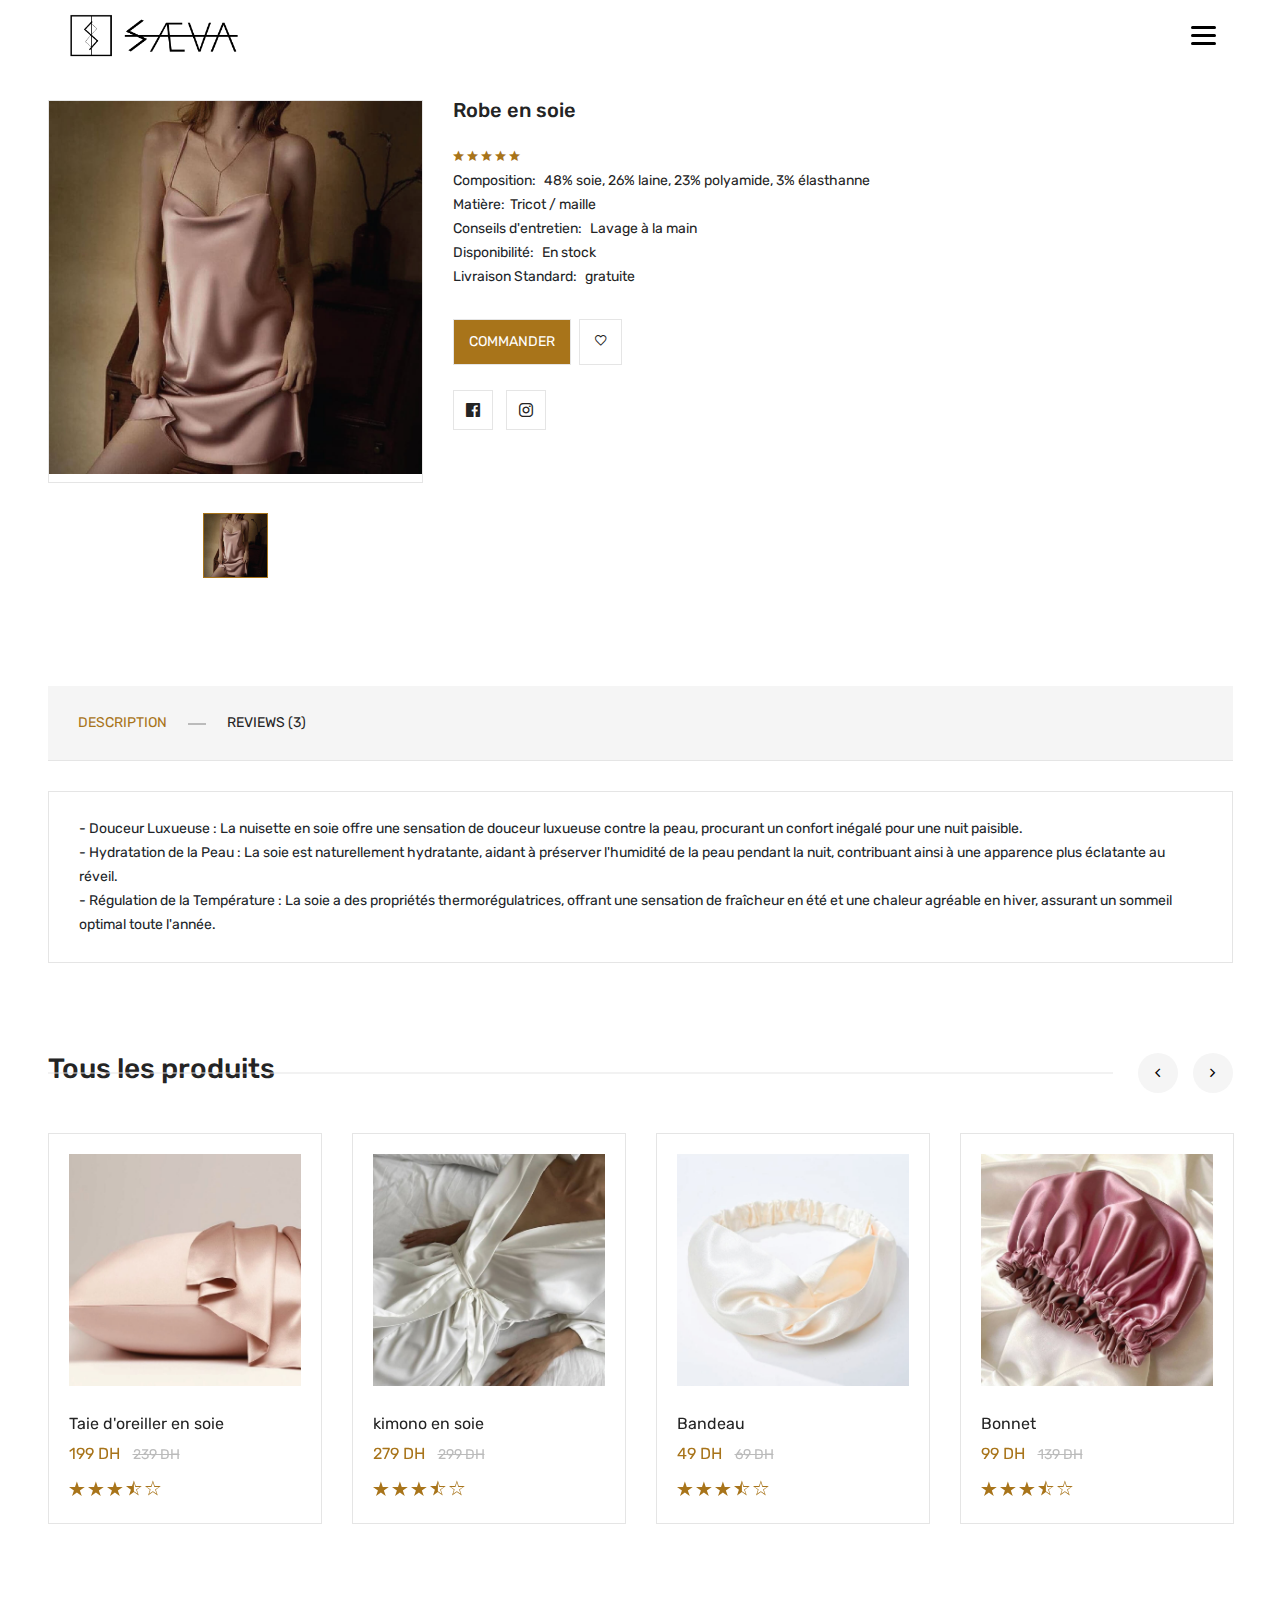
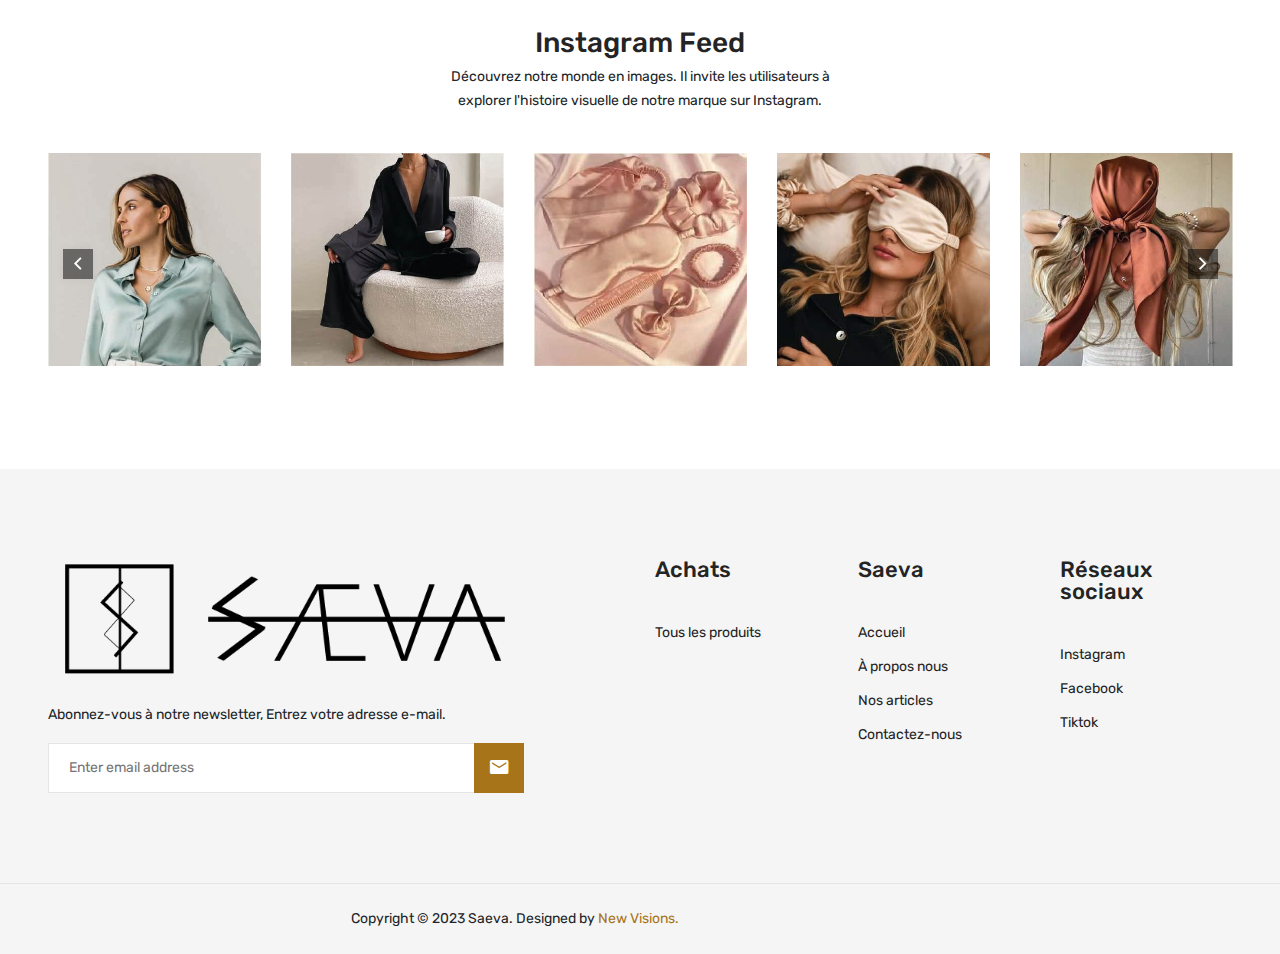
<file: robe.html>
<!doctype html>
<html class="no-js" lang="en">

<head>
    <meta charset="utf-8">
    <meta http-equiv="x-ua-compatible" content="ie=edge">
    <title>Scrunchies en soie</title>
    <meta name="robots" content="noindex, follow" />
    <meta name="description"
        content="Kenne is a stunning html template for an expansion eCommerce site that suitable for any kind of fashion store. It will make your online store look more impressive and attractive to viewers. ">
    <meta name="viewport" content="width=device-width, initial-scale=1, shrink-to-fit=no">
    <!-- Favicon -->
    <link rel="shortcut icon" type="image/x-icon" href="assets/images/favicon.png">

    <!-- CSS
	============================================ -->

    <!-- Bootstrap CSS -->
    <link rel="stylesheet" href="assets/css/bootstrap.min.css">
    <!-- Fontawesome -->
    <link rel="stylesheet" href="assets/css/font-awesome.min.css">
    <!-- Fontawesome Star -->
    <link rel="stylesheet" href="assets/css/fontawesome-stars.min.css">
    <!-- Ion Icon -->
    <link rel="stylesheet" href="assets/css/ion-fonts.css">
    <!-- Slick CSS -->
    <link rel="stylesheet" href="assets/css/slick.css">
    <!-- Animation -->
    <link rel="stylesheet" href="assets/css/animate.min.css">
    <!-- jQuery Ui -->
    <link rel="stylesheet" href="assets/css/jquery-ui.min.css">
    <!-- Nice Select -->
    <link rel="stylesheet" href="assets/css/nice-select.css">
    <!-- Timecircles -->
    <link rel="stylesheet" href="assets/css/timecircles.css">

    <!-- Main Style CSS -->
    <link rel="stylesheet" href="assets/css/style.css">

</head>

<body class="template-color-1">

    <div class="main-wrapper">

        <!-- Begin Main Header Area Two -->
        <header>
            <nav class="navbar">
                <div class="logo">
                    <a href="#" class="logo"><img src="assets/images/menu/logo/1.png" alt=""></a>

                </div>
                <ul class="nav-menu">
                    <li class="nav-item">
                        <a href="index.html" class="nav-link">ACCUEIL</a>
                    </li>
                    <li class="nav-item">
                        <a href="about-us.html" class="nav-link">À PROPOS NOUS</a>
                    </li>
                    <li class="nav-item">
                        <a href="shop-fullwidth.html" class="nav-link">NOS ARTICLES</a>
                    </li>
                    <li class="nav-item">
                        <a href="contact-us.html" class="nav-link">CONTACTEZ-NOUS</a>
                    </li>
                </ul>
                <div class="hamburger">
                    <span class="bar"></span>
                    <span class="bar"></span>
                    <span class="bar"></span>
                </div>
            </nav>
            <script src="assets/js/index.js"></script>

        </header> <!-- Main Header Area End Here -->
        <!-- Main Header Area End Here Two -->

        <!-- Begin Kenne's Breadcrumb Area -->
        <!-- <div class="breadcrumb-area">
            <div class="container">
                <div class="breadcrumb-content">
                    <h2>Single Product Type</h2>
                    <ul>
                        <li><a href="index.html">Home</a></li>
                        <li class="active">Single Product</li>
                    </ul>
                </div>
            </div>
        </div> -->
        <!-- Kenne's Breadcrumb Area End Here -->

        <!-- Begin Kenne's Single Product Area -->
        <div class="sp-area">
            <div class="container">
                <div class="sp-nav">
                    <div class="row">
                        <div class="col-lg-4">
                            <div class="sp-img_area">
                                <div class="sp-img_slider slick-img-slider kenne-element-carousel" data-slick-options='{
                                "slidesToShow": 1,
                                "arrows": false,
                                "fade": true,
                                "draggable": false,
                                "swipe": false,
                                "asNavFor": ".sp-img_slider-nav"
                                }'>
                                    <div class="single-slide red zoom">
                                        <img src="assets/images/product/a-04.jpg" alt="Kenne's Product Image">
                                    </div>

                                </div>
                                <div class="sp-img_slider-nav slick-slider-nav kenne-element-carousel arrow-style-2 arrow-style-3"
                                    data-slick-options='{
                                "slidesToShow": 3,
                                "asNavFor": ".sp-img_slider",
                                "focusOnSelect": true,
                                "arrows" : true,
                                "spaceBetween": 30
                                }' data-slick-responsive='[
                                        {"breakpoint":1501, "settings": {"slidesToShow": 3}},
                                        {"breakpoint":1200, "settings": {"slidesToShow": 2}},
                                        {"breakpoint":992, "settings": {"slidesToShow": 4}},
                                        {"breakpoint":768, "settings": {"slidesToShow": 3}},
                                        {"breakpoint":575, "settings": {"slidesToShow": 2}}
                                    ]'>
                                    <div class="single-slide red">
                                        <img src="assets/images/product/a-04.jpg" alt="Kenne's Product Image">
                                    </div>
                                </div>
                            </div>
                        </div>
                        <div class="col-lg-8">
                            <div class="sp-content">
                                <div class="sp-heading">
                                    <h5><a href="pillow.html">Robe en soie
                                        </a></h5>
                                </div>
                                <div class="rating-box">
                                    <ul>
                                        <li><i class="ion-android-star"></i></li>
                                        <li><i class="ion-android-star"></i></li>
                                        <li><i class="ion-android-star"></i></li>
                                        <li class="silver-color"><i class="ion-android-star"></i></li>
                                        <li class="silver-color"><i class="ion-android-star"></i></li>
                                    </ul>
                                </div>
                                <div class="sp-essential_stuff">
                                    <ul>
                                        <li>Composition:<a href="javascript:void(0)"> 48% soie, 26% laine, 23%
                                                polyamide, 3% élasthanne</a></li>
                                        <li>Matière:<a href="javascript:void(0)">Tricot / maille</a></li>
                                        <li>Conseils d'entretien: <a href="javascript:void(0)">Lavage à la main</a></li>
                                        <li>Disponibilité: <a href="javascript:void(0)">En stock</a></li>
                                        <li>Livraison Standard: <a href="javascript:void(0)">gratuite</a></li>
                                    </ul>
                                </div>
                                <div class="qty-btn_area">
                                    <ul>
                                        <li><a class="qty-cart_btn" href="https://wa.link/i7zh0f">Commander</a></li>
                                        <li><a class="qty-wishlist_btn" href="wishlist.html" data-bs-toggle="tooltip"
                                                aria-label="Add To Wishlist" data-bs-original-title="Add To Wishlist"><i
                                                    class="ion-android-favorite-outline"></i></a>
                                        </li>
                                    </ul>
                                </div>


                                <div class="kenne-social_link">
                                    <ul>
                                        <li class="facebook">
                                            <a href="https://www.facebook.com" data-bs-toggle="tooltip" target="_blank"
                                                title="Facebook">
                                                <i class="fab fa-facebook"></i>
                                            </a>
                                        </li>
                                        <li class="instagram">
                                            <a href="https://rss.com" data-bs-toggle="tooltip" target="_blank"
                                                title="Instagram">
                                                <i class="fab fa-instagram"></i>
                                            </a>
                                        </li>
                                    </ul>
                                </div>
                            </div>
                        </div>
                    </div>
                </div>
            </div>
        </div>
        <!-- Kenne's Single Product Area End Here -->

        <!-- Begin Product Tab Area Two -->
        <div class="product-tab_area-2">
            <div class="container">
                <div class="row">
                    <div class="col-lg-12">
                        <div class="sp-product-tab_nav">
                            <div class="product-tab">
                                <ul class="nav product-menu">
                                    <li><a class="active" data-bs-toggle="tab"
                                            href="#description"><span>Description</span></a>
                                    </li>
                                    </li>
                                    <li><a data-bs-toggle="tab" href="#reviews"><span>Reviews (3)</span></a></li>
                                </ul>
                            </div>
                            <div class="tab-content uren-tab_content">
                                <div id="description" class="tab-pane active show" role="tabpanel">
                                    <div class="product-description">
                                        <ul>
                                            <li>
                                                <span>- Douceur Luxueuse : La nuisette en soie offre une sensation de
                                                    douceur luxueuse contre la peau, procurant un confort inégalé pour
                                                    une nuit paisible.
                                                    <br>
                                                    - Hydratation de la Peau : La soie est naturellement hydratante,
                                                    aidant à préserver l'humidité de la peau pendant la nuit,
                                                    contribuant ainsi à une apparence plus éclatante au réveil.
                                                    <br>
                                                    - Régulation de la Température : La soie a des propriétés
                                                    thermorégulatrices, offrant une sensation de fraîcheur en été et une
                                                    chaleur agréable en hiver, assurant un sommeil optimal toute
                                                    l'année.</span>
                                            </li>
                                        </ul>
                                    </div>
                                </div>
                                <div id="reviews" class="tab-pane" role="tabpanel">
                                    <div class="tab-pane active" id="tab-review">
                                        <form class="form-horizontal" id="form-review">
                                            <div id="review">
                                                <form class="form-horizontal" id="form-review-masque">
                                                    <div id="review-masque">
                                                        <form class="form-horizontal" id="form-review-scrunchies">
                                                            <div id="review-scrunchies">
                                                                <table class="table table-striped table-bordered">
                                                                    <tbody>
                                                                        <tr>
                                                                            <td class="text-right">18/04/23</td>
                                                                        </tr>
                                                                        <tr>
                                                                            <td colspan="2">
                                                                                <p>Les meilleurs scrunchies que j'ai
                                                                                    jamais eus! Ils tiennent bien et
                                                                                    sont si doux pour mes cheveux.</p>
                                                                                <div class="rating-box">
                                                                                    <ul>
                                                                                        <li><i
                                                                                                class="ion-android-star"></i>
                                                                                        </li>
                                                                                        <li><i
                                                                                                class="ion-android-star"></i>
                                                                                        </li>
                                                                                        <li><i
                                                                                                class="ion-android-star"></i>
                                                                                        </li>
                                                                                        <li><i
                                                                                                class="ion-android-star"></i>
                                                                                        </li>
                                                                                        <li><i
                                                                                                class="ion-android-star"></i>
                                                                                        </li>
                                                                                    </ul>
                                                                                </div>
                                                                            </td>
                                                                        </tr>
                                                                    </tbody>
                                                                    <tbody>
                                                                        <tr>
                                                                            <td class="text-right">07/03/23</td>
                                                                        </tr>
                                                                        <tr>
                                                                            <td colspan="2">
                                                                                <p>Ils sont beaux et ne laissent pas de
                                                                                    marque sur mes cheveux. Je les
                                                                                    recommande vivement!</p>
                                                                                <div class="rating-box">
                                                                                    <ul>
                                                                                        <li><i
                                                                                                class="ion-android-star"></i>
                                                                                        </li>
                                                                                        <li><i
                                                                                                class="ion-android-star"></i>
                                                                                        </li>
                                                                                        <li><i
                                                                                                class="ion-android-star"></i>
                                                                                        </li>
                                                                                        <li><i
                                                                                                class="ion-android-star"></i>
                                                                                        </li>
                                                                                        <li><i
                                                                                                class="ion-android-star"></i>
                                                                                        </li>
                                                                                    </ul>
                                                                                </div>
                                                                            </td>
                                                                        </tr>
                                                                    </tbody>
                                                                    <tbody>
                                                                        <tr>
                                                                            <td class="text-right">22/05/22</td>
                                                                        </tr>
                                                                        <tr>
                                                                            <td colspan="2">
                                                                                <p>Un accessoire indispensable pour moi
                                                                                    maintenant. Ils sont à la fois
                                                                                    pratiques et luxueux.</p>
                                                                                <div class="rating-box">
                                                                                    <ul>
                                                                                        <li><i
                                                                                                class="ion-android-star"></i>
                                                                                        </li>
                                                                                        <li><i
                                                                                                class="ion-android-star"></i>
                                                                                        </li>
                                                                                        <li><i
                                                                                                class="ion-android-star"></i>
                                                                                        </li>
                                                                                        <li><i
                                                                                                class="ion-android-star"></i>
                                                                                        </li>
                                                                                        <li><i
                                                                                                class="ion-android-star"></i>
                                                                                        </li>
                                                                                    </ul>
                                                                                </div>
                                                                            </td>
                                                                        </tr>
                                                                    </tbody>
                                                                </table>
                                                            </div>
                                                        </form>

                                                    </div>
                                                </form>
                                            </div>
                                    </div>
                                    </form>
                                </div>
                            </div>
                        </div>
                    </div>
                </div>
            </div>
        </div>
    </div>
    <!-- Product Tab Area Two End Here -->

    <div class="product-area ">
        <div class="container">
            <div class="row">
                <div class="col-lg-12">
                    <div class="section-title">
                        <a href="shop-fullwidth.html">
                            <h3>Tous les produits</h3>
                        </a>
                        <div class="product-arrow"></div>
                    </div>
                </div>
                <div class="col-lg-12">
                    <div class="kenne-element-carousel product-slider slider-nav" data-slick-options='{
                                "slidesToShow": 4,
                                "slidesToScroll": 1,
                                "infinite": false,
                                "arrows": true,
                                "dots": false,
                                "spaceBetween": 30,
                                "appendArrows": ".product-arrow"
                                }' data-slick-responsive='[
                                {"breakpoint":992, "settings": {
                                "slidesToShow": 3
                                }},
                                {"breakpoint":768, "settings": {
                                "slidesToShow": 2
                                }},
                                {"breakpoint":575, "settings": {
                                "slidesToShow": 1
                                }}
                            ]'>

                        <div class="product-item">
                            <div class="single-product">
                                <div class="product-img">
                                    <a href="pillow.html">
                                        <img class="primary-img" src="assets/images/product/a-05.jpg"
                                            alt="Kenne's Product Image">
                                    </a>
                                </div>
                                <div class="product-content">
                                    <div class="product-desc_info">
                                        <h3 class="product-name"><a href="single-product.html">Taie d'oreiller en
                                                soie</a>
                                        </h3>
                                        <div class="price-box">
                                            <span class="new-price">199 DH</span>
                                            <span class="old-price">239 DH</span>
                                        </div>
                                        <div class="rating-box">
                                            <ul>
                                                <li><i class="ion-ios-star"></i></li>
                                                <li><i class="ion-ios-star"></i></li>
                                                <li><i class="ion-ios-star"></i></li>
                                                <li class="silver-color"><i class="ion-ios-star-half"></i></li>
                                                <li class="silver-color"><i class="ion-ios-star-outline"></i></li>
                                            </ul>
                                        </div>
                                    </div>
                                </div>
                            </div>
                        </div>
                        <div class="product-item">
                            <div class="single-product">
                                <div class="product-img">
                                    <a href="kimono.html">
                                        <img class="primary-img" src="assets/images/product/a-09.jpg"
                                            alt="Kenne's Product Image">
                                    </a>
                                </div>
                                <div class="product-content">
                                    <div class="product-desc_info">
                                        <h3 class="product-name"><a href="single-product.html">kimono en soie</a>
                                        </h3>
                                        <div class="price-box">
                                            <span class="new-price">279 DH</span>
                                            <span class="old-price">299 DH</span>
                                        </div>
                                        <div class="rating-box">
                                            <ul>
                                                <li><i class="ion-ios-star"></i></li>
                                                <li><i class="ion-ios-star"></i></li>
                                                <li><i class="ion-ios-star"></i></li>
                                                <li class="silver-color"><i class="ion-ios-star-half"></i></li>
                                                <li class="silver-color"><i class="ion-ios-star-outline"></i></li>
                                            </ul>
                                        </div>
                                    </div>
                                </div>
                            </div>
                        </div>

                        <div class="product-item">
                            <div class="single-product">
                                <div class="product-img">
                                    <a href="bandeau.html">
                                        <img class="primary-img" src="assets/images/product/a-07.jpg"
                                            alt="Kenne's Product Image">

                                    </a>
                                </div>
                                <div class="product-content">
                                    <div class="product-desc_info">
                                        <h3 class="product-name"><a href="single-product.html">Bandeau</a>
                                        </h3>
                                        <div class="price-box">
                                            <span class="new-price">49 DH</span>
                                            <span class="old-price">69 DH</span>
                                        </div>
                                        <div class="rating-box">
                                            <ul>
                                                <li><i class="ion-ios-star"></i></li>
                                                <li><i class="ion-ios-star"></i></li>
                                                <li><i class="ion-ios-star"></i></li>
                                                <li class="silver-color"><i class="ion-ios-star-half"></i></li>
                                                <li class="silver-color"><i class="ion-ios-star-outline"></i></li>
                                            </ul>
                                        </div>
                                    </div>
                                </div>
                            </div>
                        </div>

                        <div class="product-item">
                            <div class="single-product">
                                <div class="product-img">
                                    <a href="bonnet.html">
                                        <img class="primary-img" src="assets/images/product/a-06.jpg"
                                            alt="Kenne's Product Image">
                                </div>
                                <div class="product-content">
                                    <div class="product-desc_info">
                                        <h3 class="product-name"><a href="single-product.html">Bonnet</a>
                                        </h3>
                                        <div class="price-box">
                                            <span class="new-price">99 DH</span>
                                            <span class="old-price">139 DH</span>
                                        </div>
                                        <div class="rating-box">
                                            <ul>
                                                <li><i class="ion-ios-star"></i></li>
                                                <li><i class="ion-ios-star"></i></li>
                                                <li><i class="ion-ios-star"></i></li>
                                                <li class="silver-color"><i class="ion-ios-star-half"></i></li>
                                                <li class="silver-color"><i class="ion-ios-star-outline"></i></li>
                                            </ul>
                                        </div>
                                    </div>
                                </div>
                            </div>
                        </div>
                        <div class="product-item">
                            <div class="single-product">
                                <div class="product-img">
                                    <a href="mask.html">
                                        <img class="primary-img" src="assets/images/product/a-08.jpg"
                                            alt="Kenne's Product Image">
                                    </a>
                                </div>
                                <div class="product-content">
                                    <div class="product-desc_info">
                                        <h3 class="product-name"><a href="single-product.html">Masque des yeux</a>
                                        </h3>
                                        <div class="price-box">
                                            <span class="new-price">49 DH</span>
                                            <span class="old-price">69 DH</span>
                                        </div>
                                        <div class="rating-box">
                                            <ul>
                                                <li><i class="ion-ios-star"></i></li>
                                                <li><i class="ion-ios-star"></i></li>
                                                <li><i class="ion-ios-star"></i></li>
                                                <li class="silver-color"><i class="ion-ios-star-half"></i></li>
                                                <li class="silver-color"><i class="ion-ios-star-outline"></i></li>
                                            </ul>
                                        </div>
                                    </div>
                                </div>
                            </div>
                        </div>
                        <div class="product-item">
                            <div class="single-product">
                                <div class="product-img">
                                    <a href="scrunchies.html">
                                        <img class="primary-img" src="assets/images/product/a-01.jpg"
                                            alt="Kenne's Product Imag-e">
                                    </a>
                                </div>
                                <div class="product-content">
                                    <div class="product-desc_info">
                                        <h3 class="product-name"><a href="single-product.html">Scrunchies</a>
                                        </h3>
                                        <div class="price-box">
                                            <span class="new-price">35 DH</span>
                                            <span class="old-price">55 DH</span>
                                        </div>
                                        <div class="rating-box">
                                            <ul>
                                                <li><i class="ion-ios-star"></i></li>
                                                <li><i class="ion-ios-star"></i></li>
                                                <li><i class="ion-ios-star"></i></li>
                                                <li class="silver-color"><i class="ion-ios-star-half"></i></li>
                                                <li class="silver-color"><i class="ion-ios-star-outline"></i></li>
                                            </ul>
                                        </div>
                                    </div>
                                </div>
                            </div>
                        </div>


                        <div class="product-item">
                            <div class="single-product">
                                <div class="product-img">
                                    <a href="foulard.html">
                                        <img class="primary-img" src="assets/images/product/a-03.jpg"
                                            alt="Kenne's Product Image">
                                    </a>
                                </div>
                                <div class="product-content">
                                    <div class="product-desc_info">
                                        <h3 class="product-name"><a href="single-product.html">foulard en soie</a>
                                        </h3>
                                        <div class="price-box">
                                            <span class="new-price">59 DH</span>
                                            <span class="old-price">75 DH</span>
                                        </div>
                                        <div class="rating-box">
                                            <ul>
                                                <li><i class="ion-ios-star"></i></li>
                                                <li><i class="ion-ios-star"></i></li>
                                                <li><i class="ion-ios-star"></i></li>
                                                <li class="silver-color"><i class="ion-ios-star-half"></i></li>
                                                <li class="silver-color"><i class="ion-ios-star-outline"></i></li>
                                            </ul>
                                        </div>
                                    </div>
                                </div>
                            </div>
                        </div>


                        <div class="product-item">
                            <div class="single-product">
                                <div class="product-img">
                                    <a href="robe.html">
                                        <img class="primary-img" src="assets/images/product/a-04.jpg"
                                            alt="Kenne's Product Image">
                                    </a>
                                </div>
                                <div class="product-content">
                                    <div class="product-desc_info">
                                        <h3 class="product-name"><a href="single-product.html">Robe en soie</a>
                                        </h3>
                                        <div class="price-box">
                                            <span class="new-price">120 DH</span>
                                            <span class="old-price">150 DH</span>
                                        </div>
                                        <div class="rating-box">
                                            <ul>
                                                <li><i class="ion-ios-star"></i></li>
                                                <li><i class="ion-ios-star"></i></li>
                                                <li><i class="ion-ios-star"></i></li>
                                                <li class="silver-color"><i class="ion-ios-star-half"></i></li>
                                                <li class="silver-color"><i class="ion-ios-star-outline"></i></li>
                                            </ul>
                                        </div>
                                    </div>
                                </div>
                            </div>
                        </div>
                    </div>
                </div>
            </div>
        </div>
    </div> <!-- Brand Area End Here -->

    <!-- Begin Kenne's Footer Area -->
    <div class="kenne-instagram_area">
        <div class="container">
            <div class="row">
                <div class="col-lg-12">
                    <div class="kenne-section_area">
                        <h3>Instagram Feed</h3>
                        <p> Découvrez notre monde en images. Il invite les utilisateurs à explorer l'histoire
                            visuelle de notre marque sur Instagram.</p>
                    </div>
                </div>
                <div class="col-lg-12">
                    <div class="kenne-element-carousel instagram-slider arrow-style arrow-style-3" data-slick-options='{
                    "slidesToShow": 5,
                    "slidesToScroll": 1,
                    "infinite": false,
                    "arrows": true,
                    "dots": false,
                    "spaceBetween": 30
                    }' data-slick-responsive='[
                    {"breakpoint":1200, "settings": {
                    "slidesToShow": 5
                    }},
                    {"breakpoint":992, "settings": {
                    "slidesToShow": 4
                    }},
                    {"breakpoint":768, "settings": {
                    "slidesToShow": 3
                    }},
                    {"breakpoint":576, "settings": {
                    "slidesToShow": 2
                    }},
                    {"breakpoint":480, "settings": {
                    "slidesToShow": 1
                    }}
                ]'>

                        <div class="single-item img-hover_effect">
                            <div class="instagram-img">
                                <a href="javascript:void(0)">
                                    <img src="assets/images/instagram/1.jpg" alt="Kenne's Instagram Image">
                                </a>
                            </div>
                        </div>
                        <div class="single-item img-hover_effect">
                            <div class="instagram-img">
                                <a href="javascript:void(0)">
                                    <img src="assets/images/instagram/2.jpg" alt="Kenne's Instagram Image">
                                </a>
                            </div>
                        </div>
                        <div class="single-item img-hover_effect">
                            <div class="instagram-img">
                                <a href="javascript:void(0)">
                                    <img src="assets/images/instagram/3.jpg" alt="Kenne's Instagram Image">
                                </a>
                            </div>
                        </div>
                        <div class="single-item img-hover_effect">
                            <div class="instagram-img">
                                <a href="javascript:void(0)">
                                    <img src="assets/images/instagram/4.jpg" alt="Kenne's Instagram Image">
                                </a>
                            </div>
                        </div>
                        <div class="single-item img-hover_effect">
                            <div class="instagram-img">
                                <a href="javascript:void(0)">
                                    <img src="assets/images/instagram/5.jpg" alt="Kenne's Instagram Image">
                                </a>
                            </div>
                        </div>
                        <div class="single-item img-hover_effect">
                            <div class="instagram-img">
                                <a href="javascript:void(0)">
                                    <img src="assets/images/instagram/6.jpg" alt="Kenne's Instagram Image">
                                </a>
                            </div>
                        </div>
                        <div class="single-item img-hover_effect">
                            <div class="instagram-img">
                                <a href="javascript:void(0)">
                                    <img src="assets/images/instagram/1.jpg" alt="Kenne's Instagram Image">
                                </a>
                            </div>
                        </div>
                        <div class="single-item img-hover_effect">
                            <div class="instagram-img">
                                <a href="javascript:void(0)">
                                    <img src="assets/images/instagram/2.jpg" alt="Kenne's Instagram Image">
                                </a>
                            </div>
                        </div>
                        <div class="single-item img-hover_effect">
                            <div class="instagram-img">
                                <a href="javascript:void(0)">
                                    <img src="assets/images/instagram/3.jpg" alt="Kenne's Instagram Image">
                                </a>
                            </div>
                        </div>

                    </div>
                </div>
            </div>
        </div>
    </div>
    <!-- Kenne's Instagram Area End Here -->
    <!-- Begin Kenne's Footer Area -->
    <div class="kenne-footer_area bg-smoke_color">
        <div class="footer-top_area">
            <div class="container">
                <div class="row">
                    <div class="col-lg-5">
                        <div class="newsletter-area">
                            <div class="newsletter-logo">
                                <a href="javascript:void(0)">
                                    <img src="assets/images/footer/logo/1.png" alt="Logo">
                                </a>
                            </div>
                            <p class="short-desc">Abonnez-vous à notre newsletter, Entrez votre adresse e-mail.</p>
                            <div class="newsletter-form_wrap">
                                <form
                                    action="https://devitems.us11.list-manage.com/subscribe/post?u=6bbb9b6f5827bd842d9640c82&amp;id=05d85f18ef"
                                    method="post" id="mc-embedded-subscribe-form" name="mc-embedded-subscribe-form"
                                    class="newsletters-form validate" target="_blank" novalidate>
                                    <div id="mc_embed_signup_scroll">
                                        <div id="mc-form" class="mc-form subscribe-form">
                                            <input id="mc-email" class="newsletter-input" type="email"
                                                autocomplete="off" placeholder="Enter email address" />
                                            <button class="newsletter-btn" id="mc-submit"><i
                                                    class="ion-android-mail"></i></button>
                                        </div>
                                    </div>
                                </form>
                            </div>
                        </div>
                    </div>
                    <div class="col-lg-6 offset-lg-1">
                        <div class="row footer-widgets_wrap">
                            <div class="col-lg-4 col-md-4 col-sm-4">
                                <div class="footer-widgets_title">
                                    <h4>Achats</h4>
                                </div>
                                <div class="footer-widgets">
                                    <ul>
                                        <li><a href="shop-fullwidth.html">Tous les produits</a></li>
                                    </ul>
                                </div>
                            </div>
                            <div class="col-lg-4 col-md-4 col-sm-4">
                                <div class="footer-widgets_title">
                                    <h4>Saeva</h4>
                                </div>
                                <div class="footer-widgets">
                                    <ul>
                                        <li> <a href="index.html">Accueil</a></li>
                                        <li> <a href="about-us.html">À propos nous</a></li>
                                        <li> <a href="shop-fullwidth.html">Nos articles</a></li>
                                        <li> <a href="contact-us.html">Contactez-nous</a></li>
                                    </ul>
                                </div>
                            </div>
                            <div class="col-lg-4 col-md-4 col-sm-4">
                                <div class="footer-widgets_title">
                                    <h4>Réseaux sociaux</h4>
                                </div>
                                <div class="footer-widgets">
                                    <ul>
                                        <li><a href="javascript:void(0)">Instagram</a></li>
                                        <li><a href="javascript:void(0)">Facebook</a></li>
                                        <li><a href="javascript:void(0)">Tiktok</a></li>
                                    </ul>
                                </div>
                            </div>
                        </div>
                    </div>
                </div>
            </div>
        </div>
        <div class="footer-bottom_area">
            <div class="container">
                <div class="row align-items-center">
                    <div class="col-md-6">
                        <div class="copyright">
                            <span>Copyright &copy; 2023 <a href="index.html">Saeva.</a> Designed by <a
                                    style="color: #A8741A;" href="www.newvisions.agency">New Visions.</a> </span>
                        </div>
                    </div>
                </div>
            </div>
        </div>
    </div>
    <!-- Kenne's Modal Area End Here -->
    <!-- Scroll To Top Start -->
    <a class="scroll-to-top" href=""><i class="ion-chevron-up"></i></a>
    <!-- Scroll To Top End -->

    </div>

    <!-- JS
============================================ -->

    <!-- jQuery JS -->
    <script src="assets/js/vendor/jquery-3.6.0.min.js"></script>
    <script src="assets/js/vendor/jquery-migrate-3.3.2.min.js"></script>
    <!-- Modernizer JS -->
    <script src="assets/js/vendor/modernizr-3.11.2.min.js"></script>
    <!-- Bootstrap JS -->
    <script src="assets/js/vendor/bootstrap.bundle.min.js"></script>

    <!-- Slick Slider JS -->
    <script src="assets/js/plugins/slick.min.js"></script>
    <!-- Barrating JS -->
    <script src="assets/js/plugins/jquery.barrating.min.js"></script>
    <!-- Counterup JS -->
    <script src="assets/js/plugins/jquery.counterup.js"></script>
    <!-- Nice Select JS -->
    <script src="assets/js/plugins/jquery.nice-select.js"></script>
    <!-- Sticky Sidebar JS -->
    <script src="assets/js/plugins/jquery.sticky-sidebar.js"></script>
    <!-- Jquery-ui JS -->
    <script src="assets/js/plugins/jquery-ui.min.js"></script>
    <script src="assets/js/plugins/jquery.ui.touch-punch.min.js"></script>
    <!-- Theia Sticky Sidebar JS -->
    <script src="assets/js/plugins/theia-sticky-sidebar.min.js"></script>
    <!-- Waypoints JS -->
    <script src="assets/js/plugins/waypoints.min.js"></script>
    <!-- jQuery Zoom JS -->
    <script src="assets/js/plugins/jquery.zoom.min.js"></script>
    <!-- Timecircles JS -->
    <script src="assets/js/plugins/timecircles.js"></script>

    <!-- Main JS -->
    <script src="assets/js/main.js"></script>

</body>

</html>
</file>
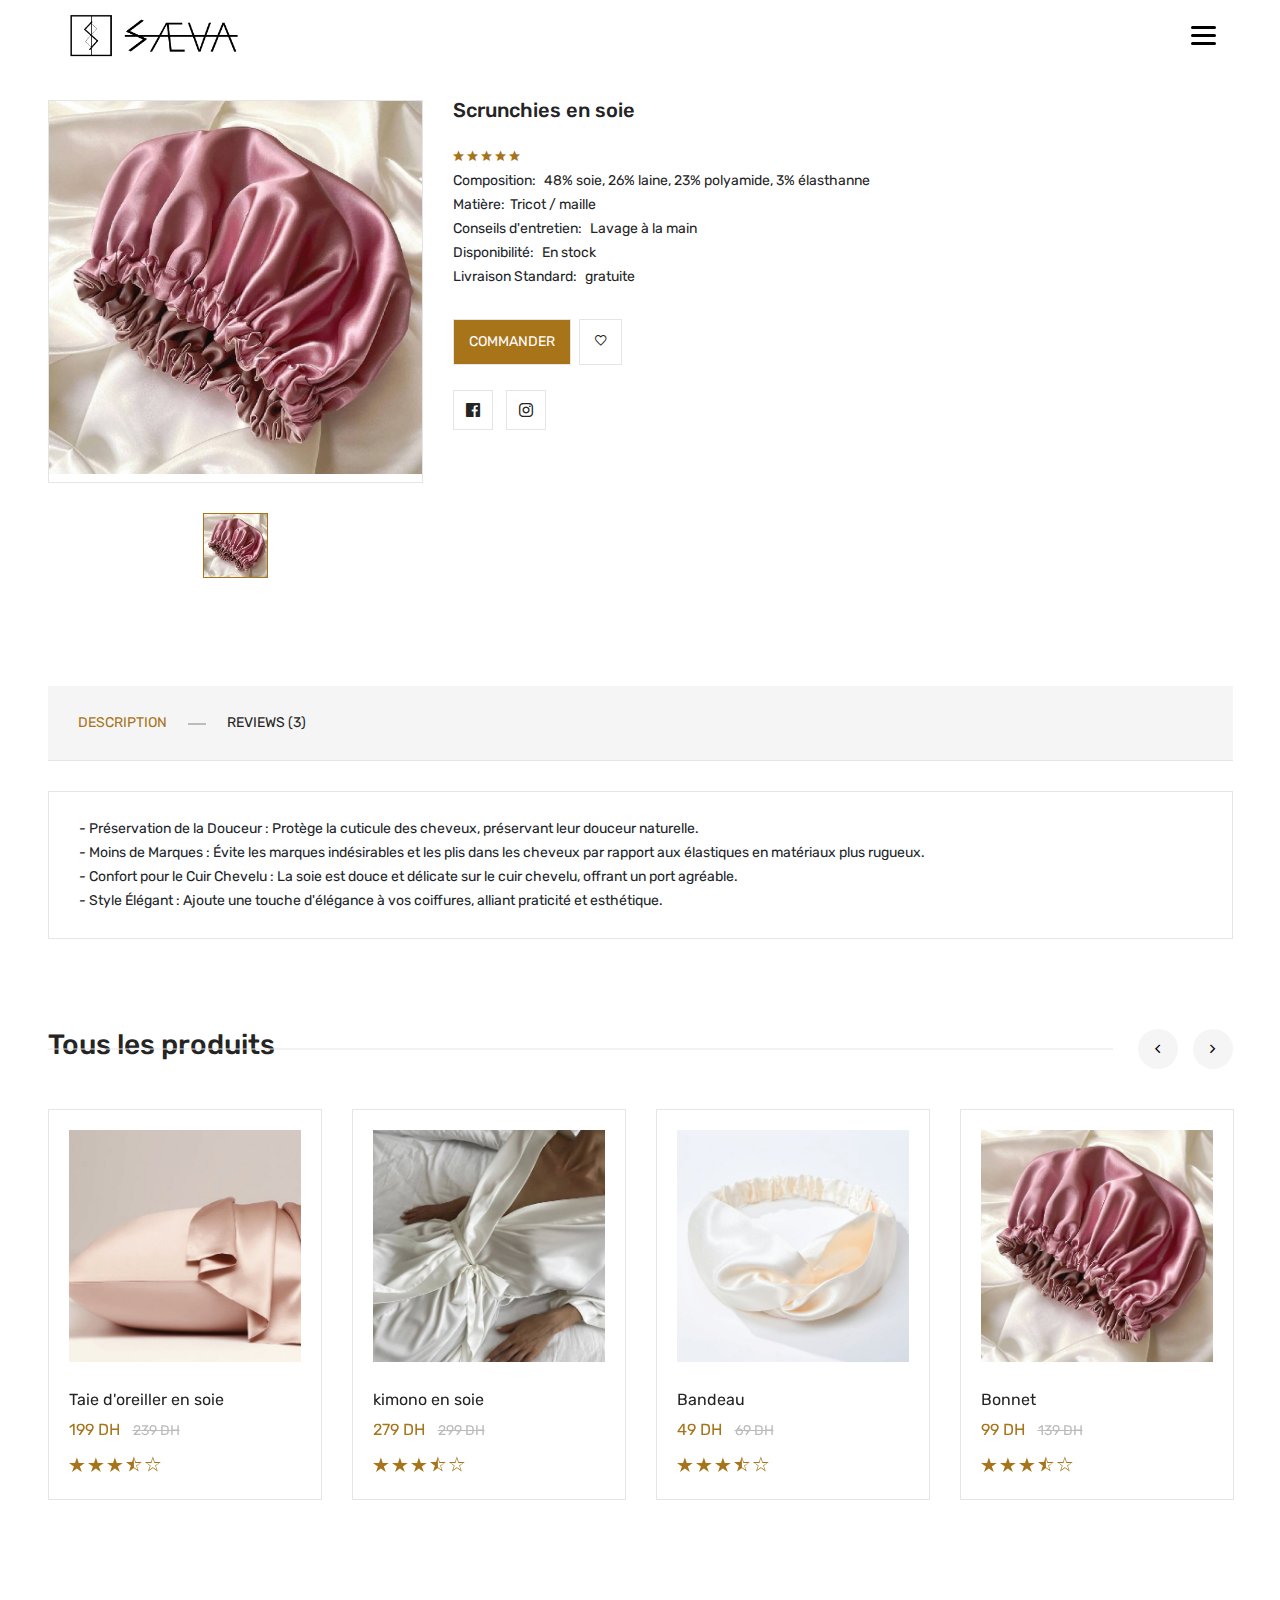
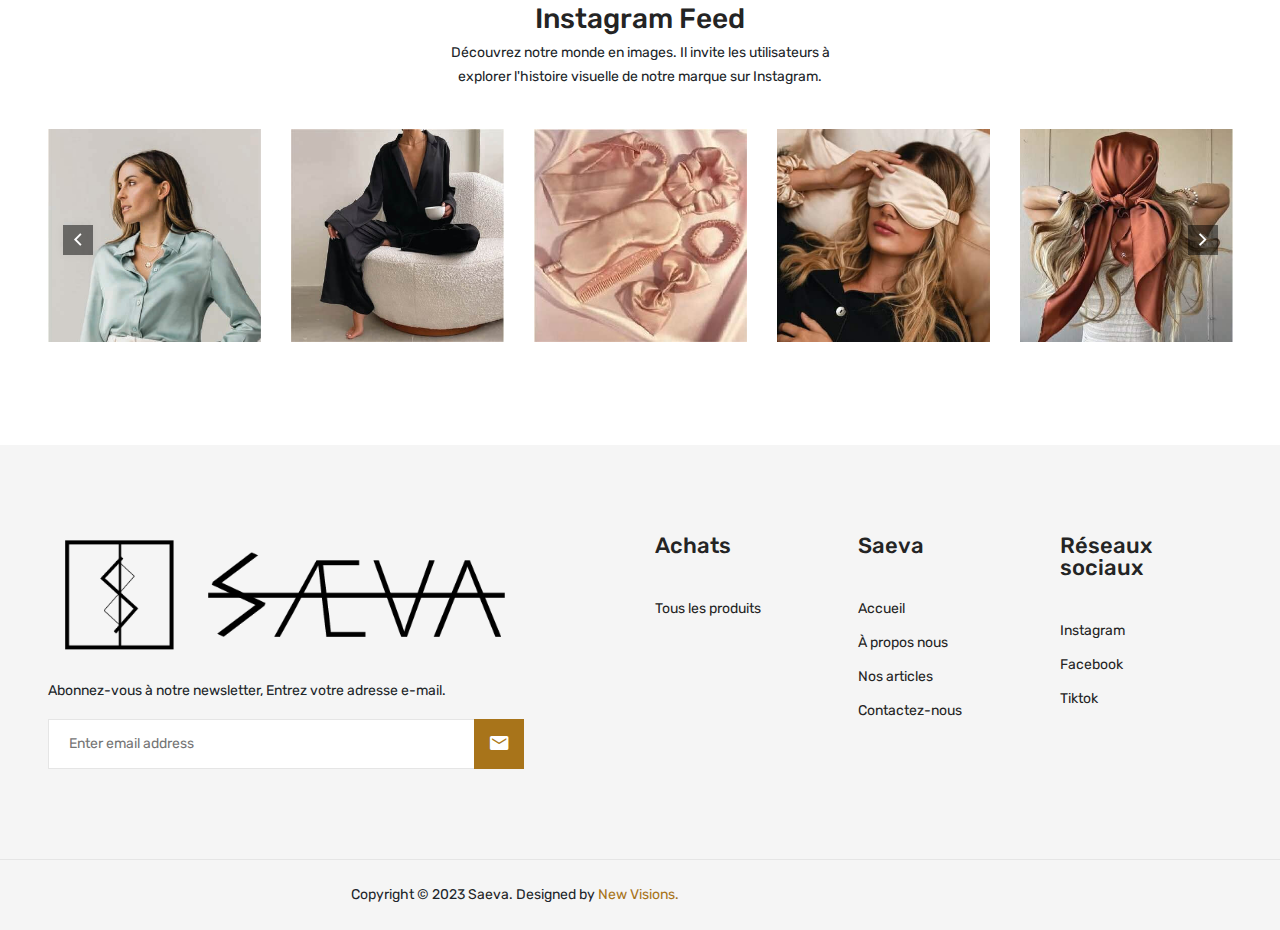
<file: scrunchies.html>
<!doctype html>
<html class="no-js" lang="en">

<head>
    <meta charset="utf-8">
    <meta http-equiv="x-ua-compatible" content="ie=edge">
    <title>Scrunchies en soie</title>
    <meta name="robots" content="noindex, follow" />
    <meta name="description"
        content="Kenne is a stunning html template for an expansion eCommerce site that suitable for any kind of fashion store. It will make your online store look more impressive and attractive to viewers. ">
    <meta name="viewport" content="width=device-width, initial-scale=1, shrink-to-fit=no">
    <!-- Favicon -->
    <link rel="shortcut icon" type="image/x-icon" href="assets/images/favicon.png">

    <!-- CSS
	============================================ -->

    <!-- Bootstrap CSS -->
    <link rel="stylesheet" href="assets/css/bootstrap.min.css">
    <!-- Fontawesome -->
    <link rel="stylesheet" href="assets/css/font-awesome.min.css">
    <!-- Fontawesome Star -->
    <link rel="stylesheet" href="assets/css/fontawesome-stars.min.css">
    <!-- Ion Icon -->
    <link rel="stylesheet" href="assets/css/ion-fonts.css">
    <!-- Slick CSS -->
    <link rel="stylesheet" href="assets/css/slick.css">
    <!-- Animation -->
    <link rel="stylesheet" href="assets/css/animate.min.css">
    <!-- jQuery Ui -->
    <link rel="stylesheet" href="assets/css/jquery-ui.min.css">
    <!-- Nice Select -->
    <link rel="stylesheet" href="assets/css/nice-select.css">
    <!-- Timecircles -->
    <link rel="stylesheet" href="assets/css/timecircles.css">

    <!-- Main Style CSS -->
    <link rel="stylesheet" href="assets/css/style.css">

</head>

<body class="template-color-1">

    <div class="main-wrapper">

        <!-- Begin Main Header Area Two -->
        <header>
            <nav class="navbar">
                <div class="logo">
                    <a href="#" class="logo"><img src="assets/images/menu/logo/1.png" alt=""></a>

                </div>
                <ul class="nav-menu">
                    <li class="nav-item">
                        <a href="index.html" class="nav-link">ACCUEIL</a>
                    </li>
                    <li class="nav-item">
                        <a href="about-us.html" class="nav-link">À PROPOS NOUS</a>
                    </li>
                    <li class="nav-item">
                        <a href="shop-fullwidth.html" class="nav-link">NOS ARTICLES</a>
                    </li>
                    <li class="nav-item">
                        <a href="contact-us.html" class="nav-link">CONTACTEZ-NOUS</a>
                    </li>
                </ul>
                <div class="hamburger">
                    <span class="bar"></span>
                    <span class="bar"></span>
                    <span class="bar"></span>
                </div>
            </nav>
            <script src="assets/js/index.js"></script>

        </header> <!-- Main Header Area End Here -->
        <!-- Main Header Area End Here Two -->

        <!-- Begin Kenne's Breadcrumb Area -->
        <!-- <div class="breadcrumb-area">
            <div class="container">
                <div class="breadcrumb-content">
                    <h2>Single Product Type</h2>
                    <ul>
                        <li><a href="index.html">Home</a></li>
                        <li class="active">Single Product</li>
                    </ul>
                </div>
            </div>
        </div> -->
        <!-- Kenne's Breadcrumb Area End Here -->

        <!-- Begin Kenne's Single Product Area -->
        <div class="sp-area">
            <div class="container">
                <div class="sp-nav">
                    <div class="row">
                        <div class="col-lg-4">
                            <div class="sp-img_area">
                                <div class="sp-img_slider slick-img-slider kenne-element-carousel" data-slick-options='{
                                "slidesToShow": 1,
                                "arrows": false,
                                "fade": true,
                                "draggable": false,
                                "swipe": false,
                                "asNavFor": ".sp-img_slider-nav"
                                }'>
                                    <div class="single-slide red zoom">
                                        <img src="assets/images/product/a-06.jpg" alt="Kenne's Product Image">
                                    </div>

                                </div>
                                <div class="sp-img_slider-nav slick-slider-nav kenne-element-carousel arrow-style-2 arrow-style-3"
                                    data-slick-options='{
                                "slidesToShow": 3,
                                "asNavFor": ".sp-img_slider",
                                "focusOnSelect": true,
                                "arrows" : true,
                                "spaceBetween": 30
                                }' data-slick-responsive='[
                                        {"breakpoint":1501, "settings": {"slidesToShow": 3}},
                                        {"breakpoint":1200, "settings": {"slidesToShow": 2}},
                                        {"breakpoint":992, "settings": {"slidesToShow": 4}},
                                        {"breakpoint":768, "settings": {"slidesToShow": 3}},
                                        {"breakpoint":575, "settings": {"slidesToShow": 2}}
                                    ]'>
                                    <div class="single-slide red">
                                        <img src="assets/images/product/a-06.jpg" alt="Kenne's Product Image">
                                    </div>
                                </div>
                            </div>
                        </div>
                        <div class="col-lg-8">
                            <div class="sp-content">
                                <div class="sp-heading">
                                    <h5><a href="pillow.html">Scrunchies en soie
                                        </a></h5>
                                </div>
                                <div class="rating-box">
                                    <ul>
                                        <li><i class="ion-android-star"></i></li>
                                        <li><i class="ion-android-star"></i></li>
                                        <li><i class="ion-android-star"></i></li>
                                        <li class="silver-color"><i class="ion-android-star"></i></li>
                                        <li class="silver-color"><i class="ion-android-star"></i></li>
                                    </ul>
                                </div>
                                <div class="sp-essential_stuff">
                                    <ul>
                                        <li>Composition:<a href="javascript:void(0)"> 48% soie, 26% laine, 23%
                                                polyamide, 3% élasthanne</a></li>
                                        <li>Matière:<a href="javascript:void(0)">Tricot / maille</a></li>
                                        <li>Conseils d'entretien: <a href="javascript:void(0)">Lavage à la main</a></li>
                                        <li>Disponibilité: <a href="javascript:void(0)">En stock</a></li>
                                        <li>Livraison Standard: <a href="javascript:void(0)">gratuite</a></li>
                                    </ul>
                                </div>
                                <div class="qty-btn_area">
                                    <ul>
                                        <li><a class="qty-cart_btn" href="https://wa.link/i7zh0f">Commander</a></li>
                                        <li><a class="qty-wishlist_btn" href="wishlist.html" data-bs-toggle="tooltip"
                                                aria-label="Add To Wishlist" data-bs-original-title="Add To Wishlist"><i
                                                    class="ion-android-favorite-outline"></i></a>
                                        </li>
                                    </ul>
                                </div>


                                <div class="kenne-social_link">
                                    <ul>
                                        <li class="facebook">
                                            <a href="https://www.facebook.com" data-bs-toggle="tooltip" target="_blank"
                                                title="Facebook">
                                                <i class="fab fa-facebook"></i>
                                            </a>
                                        </li>
                                        <li class="instagram">
                                            <a href="https://rss.com" data-bs-toggle="tooltip" target="_blank"
                                                title="Instagram">
                                                <i class="fab fa-instagram"></i>
                                            </a>
                                        </li>
                                    </ul>
                                </div>
                            </div>
                        </div>
                    </div>
                </div>
            </div>
        </div>
        <!-- Kenne's Single Product Area End Here -->

        <!-- Begin Product Tab Area Two -->
        <div class="product-tab_area-2">
            <div class="container">
                <div class="row">
                    <div class="col-lg-12">
                        <div class="sp-product-tab_nav">
                            <div class="product-tab">
                                <ul class="nav product-menu">
                                    <li><a class="active" data-bs-toggle="tab"
                                            href="#description"><span>Description</span></a>
                                    </li>
                                    </li>
                                    <li><a data-bs-toggle="tab" href="#reviews"><span>Reviews (3)</span></a></li>
                                </ul>
                            </div>
                            <div class="tab-content uren-tab_content">
                                <div id="description" class="tab-pane active show" role="tabpanel">
                                    <div class="product-description">
                                        <ul>
                                            <li>
                                                <span>- Préservation de la Douceur : Protège la cuticule des cheveux,
                                                    préservant leur douceur naturelle. <br>

                                                    - Moins de Marques : Évite les marques indésirables et les plis dans
                                                    les cheveux par rapport aux élastiques en matériaux plus rugueux.
                                                    <br>
                                                    - Confort pour le Cuir Chevelu : La soie est douce et délicate sur
                                                    le cuir chevelu, offrant un port agréable.
                                                    <br>
                                                    - Style Élégant : Ajoute une touche d'élégance à vos coiffures,
                                                    alliant praticité et esthétique.</span>
                                            </li>
                                        </ul>
                                    </div>
                                </div>
                                <div id="reviews" class="tab-pane" role="tabpanel">
                                    <div class="tab-pane active" id="tab-review">
                                        <form class="form-horizontal" id="form-review">
                                            <div id="review">
                                                <form class="form-horizontal" id="form-review-masque">
                                                    <div id="review-masque">
                                                        <form class="form-horizontal" id="form-review-scrunchies">
                                                            <div id="review-scrunchies">
                                                                <table class="table table-striped table-bordered">
                                                                    <tbody>
                                                                        <tr>
                                                                            <td class="text-right">18/04/23</td>
                                                                        </tr>
                                                                        <tr>
                                                                            <td colspan="2">
                                                                                <p>Les meilleurs scrunchies que j'ai
                                                                                    jamais eus! Ils tiennent bien et
                                                                                    sont si doux pour mes cheveux.</p>
                                                                                <div class="rating-box">
                                                                                    <ul>
                                                                                        <li><i
                                                                                                class="ion-android-star"></i>
                                                                                        </li>
                                                                                        <li><i
                                                                                                class="ion-android-star"></i>
                                                                                        </li>
                                                                                        <li><i
                                                                                                class="ion-android-star"></i>
                                                                                        </li>
                                                                                        <li><i
                                                                                                class="ion-android-star"></i>
                                                                                        </li>
                                                                                        <li><i
                                                                                                class="ion-android-star"></i>
                                                                                        </li>
                                                                                    </ul>
                                                                                </div>
                                                                            </td>
                                                                        </tr>
                                                                    </tbody>
                                                                    <tbody>
                                                                        <tr>
                                                                            <td class="text-right">07/03/23</td>
                                                                        </tr>
                                                                        <tr>
                                                                            <td colspan="2">
                                                                                <p>Ils sont beaux et ne laissent pas de
                                                                                    marque sur mes cheveux. Je les
                                                                                    recommande vivement!</p>
                                                                                <div class="rating-box">
                                                                                    <ul>
                                                                                        <li><i
                                                                                                class="ion-android-star"></i>
                                                                                        </li>
                                                                                        <li><i
                                                                                                class="ion-android-star"></i>
                                                                                        </li>
                                                                                        <li><i
                                                                                                class="ion-android-star"></i>
                                                                                        </li>
                                                                                        <li><i
                                                                                                class="ion-android-star"></i>
                                                                                        </li>
                                                                                        <li><i
                                                                                                class="ion-android-star"></i>
                                                                                        </li>
                                                                                    </ul>
                                                                                </div>
                                                                            </td>
                                                                        </tr>
                                                                    </tbody>
                                                                    <tbody>
                                                                        <tr>
                                                                            <td class="text-right">22/05/22</td>
                                                                        </tr>
                                                                        <tr>
                                                                            <td colspan="2">
                                                                                <p>Un accessoire indispensable pour moi
                                                                                    maintenant. Ils sont à la fois
                                                                                    pratiques et luxueux.</p>
                                                                                <div class="rating-box">
                                                                                    <ul>
                                                                                        <li><i
                                                                                                class="ion-android-star"></i>
                                                                                        </li>
                                                                                        <li><i
                                                                                                class="ion-android-star"></i>
                                                                                        </li>
                                                                                        <li><i
                                                                                                class="ion-android-star"></i>
                                                                                        </li>
                                                                                        <li><i
                                                                                                class="ion-android-star"></i>
                                                                                        </li>
                                                                                        <li><i
                                                                                                class="ion-android-star"></i>
                                                                                        </li>
                                                                                    </ul>
                                                                                </div>
                                                                            </td>
                                                                        </tr>
                                                                    </tbody>
                                                                </table>
                                                            </div>
                                                        </form>

                                                    </div>
                                                </form>
                                            </div>
                                    </div>
                                    </form>
                                </div>
                            </div>
                        </div>
                    </div>
                </div>
            </div>
        </div>
    </div>
    <!-- Product Tab Area Two End Here -->

    <div class="product-area ">
        <div class="container">
            <div class="row">
                <div class="col-lg-12">
                    <div class="section-title">
                        <a href="shop-fullwidth.html">
                            <h3>Tous les produits</h3>
                        </a>
                        <div class="product-arrow"></div>
                    </div>
                </div>
                <div class="col-lg-12">
                    <div class="kenne-element-carousel product-slider slider-nav" data-slick-options='{
                                "slidesToShow": 4,
                                "slidesToScroll": 1,
                                "infinite": false,
                                "arrows": true,
                                "dots": false,
                                "spaceBetween": 30,
                                "appendArrows": ".product-arrow"
                                }' data-slick-responsive='[
                                {"breakpoint":992, "settings": {
                                "slidesToShow": 3
                                }},
                                {"breakpoint":768, "settings": {
                                "slidesToShow": 2
                                }},
                                {"breakpoint":575, "settings": {
                                "slidesToShow": 1
                                }}
                            ]'>

                        <div class="product-item">
                            <div class="single-product">
                                <div class="product-img">
                                    <a href="pillow.html">
                                        <img class="primary-img" src="assets/images/product/a-05.jpg"
                                            alt="Kenne's Product Image">
                                    </a>
                                </div>
                                <div class="product-content">
                                    <div class="product-desc_info">
                                        <h3 class="product-name"><a href="single-product.html">Taie d'oreiller en
                                                soie</a>
                                        </h3>
                                        <div class="price-box">
                                            <span class="new-price">199 DH</span>
                                            <span class="old-price">239 DH</span>
                                        </div>
                                        <div class="rating-box">
                                            <ul>
                                                <li><i class="ion-ios-star"></i></li>
                                                <li><i class="ion-ios-star"></i></li>
                                                <li><i class="ion-ios-star"></i></li>
                                                <li class="silver-color"><i class="ion-ios-star-half"></i></li>
                                                <li class="silver-color"><i class="ion-ios-star-outline"></i></li>
                                            </ul>
                                        </div>
                                    </div>
                                </div>
                            </div>
                        </div>
                        <div class="product-item">
                            <div class="single-product">
                                <div class="product-img">
                                    <a href="kimono.html">
                                        <img class="primary-img" src="assets/images/product/a-09.jpg"
                                            alt="Kenne's Product Image">
                                    </a>
                                </div>
                                <div class="product-content">
                                    <div class="product-desc_info">
                                        <h3 class="product-name"><a href="single-product.html">kimono en soie</a>
                                        </h3>
                                        <div class="price-box">
                                            <span class="new-price">279 DH</span>
                                            <span class="old-price">299 DH</span>
                                        </div>
                                        <div class="rating-box">
                                            <ul>
                                                <li><i class="ion-ios-star"></i></li>
                                                <li><i class="ion-ios-star"></i></li>
                                                <li><i class="ion-ios-star"></i></li>
                                                <li class="silver-color"><i class="ion-ios-star-half"></i></li>
                                                <li class="silver-color"><i class="ion-ios-star-outline"></i></li>
                                            </ul>
                                        </div>
                                    </div>
                                </div>
                            </div>
                        </div>

                        <div class="product-item">
                            <div class="single-product">
                                <div class="product-img">
                                    <a href="bandeau.html">
                                        <img class="primary-img" src="assets/images/product/a-07.jpg"
                                            alt="Kenne's Product Image">

                                    </a>
                                </div>
                                <div class="product-content">
                                    <div class="product-desc_info">
                                        <h3 class="product-name"><a href="single-product.html">Bandeau</a>
                                        </h3>
                                        <div class="price-box">
                                            <span class="new-price">49 DH</span>
                                            <span class="old-price">69 DH</span>
                                        </div>
                                        <div class="rating-box">
                                            <ul>
                                                <li><i class="ion-ios-star"></i></li>
                                                <li><i class="ion-ios-star"></i></li>
                                                <li><i class="ion-ios-star"></i></li>
                                                <li class="silver-color"><i class="ion-ios-star-half"></i></li>
                                                <li class="silver-color"><i class="ion-ios-star-outline"></i></li>
                                            </ul>
                                        </div>
                                    </div>
                                </div>
                            </div>
                        </div>

                        <div class="product-item">
                            <div class="single-product">
                                <div class="product-img">
                                    <a href="bonnet.html">
                                        <img class="primary-img" src="assets/images/product/a-06.jpg"
                                            alt="Kenne's Product Image">
                                </div>
                                <div class="product-content">
                                    <div class="product-desc_info">
                                        <h3 class="product-name"><a href="single-product.html">Bonnet</a>
                                        </h3>
                                        <div class="price-box">
                                            <span class="new-price">99 DH</span>
                                            <span class="old-price">139 DH</span>
                                        </div>
                                        <div class="rating-box">
                                            <ul>
                                                <li><i class="ion-ios-star"></i></li>
                                                <li><i class="ion-ios-star"></i></li>
                                                <li><i class="ion-ios-star"></i></li>
                                                <li class="silver-color"><i class="ion-ios-star-half"></i></li>
                                                <li class="silver-color"><i class="ion-ios-star-outline"></i></li>
                                            </ul>
                                        </div>
                                    </div>
                                </div>
                            </div>
                        </div>
                        <div class="product-item">
                            <div class="single-product">
                                <div class="product-img">
                                    <a href="mask.html">
                                        <img class="primary-img" src="assets/images/product/a-08.jpg"
                                            alt="Kenne's Product Image">
                                    </a>
                                </div>
                                <div class="product-content">
                                    <div class="product-desc_info">
                                        <h3 class="product-name"><a href="single-product.html">Masque des yeux</a>
                                        </h3>
                                        <div class="price-box">
                                            <span class="new-price">49 DH</span>
                                            <span class="old-price">69 DH</span>
                                        </div>
                                        <div class="rating-box">
                                            <ul>
                                                <li><i class="ion-ios-star"></i></li>
                                                <li><i class="ion-ios-star"></i></li>
                                                <li><i class="ion-ios-star"></i></li>
                                                <li class="silver-color"><i class="ion-ios-star-half"></i></li>
                                                <li class="silver-color"><i class="ion-ios-star-outline"></i></li>
                                            </ul>
                                        </div>
                                    </div>
                                </div>
                            </div>
                        </div>
                        <div class="product-item">
                            <div class="single-product">
                                <div class="product-img">
                                    <a href="scrunchies.html">
                                        <img class="primary-img" src="assets/images/product/a-01.jpg"
                                            alt="Kenne's Product Imag-e">
                                    </a>
                                </div>
                                <div class="product-content">
                                    <div class="product-desc_info">
                                        <h3 class="product-name"><a href="single-product.html">Scrunchies</a>
                                        </h3>
                                        <div class="price-box">
                                            <span class="new-price">35 DH</span>
                                            <span class="old-price">55 DH</span>
                                        </div>
                                        <div class="rating-box">
                                            <ul>
                                                <li><i class="ion-ios-star"></i></li>
                                                <li><i class="ion-ios-star"></i></li>
                                                <li><i class="ion-ios-star"></i></li>
                                                <li class="silver-color"><i class="ion-ios-star-half"></i></li>
                                                <li class="silver-color"><i class="ion-ios-star-outline"></i></li>
                                            </ul>
                                        </div>
                                    </div>
                                </div>
                            </div>
                        </div>


                        <div class="product-item">
                            <div class="single-product">
                                <div class="product-img">
                                    <a href="foulard.html">
                                        <img class="primary-img" src="assets/images/product/a-03.jpg"
                                            alt="Kenne's Product Image">
                                    </a>
                                </div>
                                <div class="product-content">
                                    <div class="product-desc_info">
                                        <h3 class="product-name"><a href="single-product.html">foulard en soie</a>
                                        </h3>
                                        <div class="price-box">
                                            <span class="new-price">59 DH</span>
                                            <span class="old-price">75 DH</span>
                                        </div>
                                        <div class="rating-box">
                                            <ul>
                                                <li><i class="ion-ios-star"></i></li>
                                                <li><i class="ion-ios-star"></i></li>
                                                <li><i class="ion-ios-star"></i></li>
                                                <li class="silver-color"><i class="ion-ios-star-half"></i></li>
                                                <li class="silver-color"><i class="ion-ios-star-outline"></i></li>
                                            </ul>
                                        </div>
                                    </div>
                                </div>
                            </div>
                        </div>


                        <div class="product-item">
                            <div class="single-product">
                                <div class="product-img">
                                    <a href="robe.html">
                                        <img class="primary-img" src="assets/images/product/a-04.jpg"
                                            alt="Kenne's Product Image">
                                    </a>
                                </div>
                                <div class="product-content">
                                    <div class="product-desc_info">
                                        <h3 class="product-name"><a href="single-product.html">Robe en soie</a>
                                        </h3>
                                        <div class="price-box">
                                            <span class="new-price">120 DH</span>
                                            <span class="old-price">150 DH</span>
                                        </div>
                                        <div class="rating-box">
                                            <ul>
                                                <li><i class="ion-ios-star"></i></li>
                                                <li><i class="ion-ios-star"></i></li>
                                                <li><i class="ion-ios-star"></i></li>
                                                <li class="silver-color"><i class="ion-ios-star-half"></i></li>
                                                <li class="silver-color"><i class="ion-ios-star-outline"></i></li>
                                            </ul>
                                        </div>
                                    </div>
                                </div>
                            </div>
                        </div>
                    </div>
                </div>
            </div>
        </div>
    </div> <!-- Brand Area End Here -->

    <!-- Begin Kenne's Footer Area -->
    <div class="kenne-instagram_area">
        <div class="container">
            <div class="row">
                <div class="col-lg-12">
                    <div class="kenne-section_area">
                        <h3>Instagram Feed</h3>
                        <p> Découvrez notre monde en images. Il invite les utilisateurs à explorer l'histoire
                            visuelle de notre marque sur Instagram.</p>
                    </div>
                </div>
                <div class="col-lg-12">
                    <div class="kenne-element-carousel instagram-slider arrow-style arrow-style-3" data-slick-options='{
                    "slidesToShow": 5,
                    "slidesToScroll": 1,
                    "infinite": false,
                    "arrows": true,
                    "dots": false,
                    "spaceBetween": 30
                    }' data-slick-responsive='[
                    {"breakpoint":1200, "settings": {
                    "slidesToShow": 5
                    }},
                    {"breakpoint":992, "settings": {
                    "slidesToShow": 4
                    }},
                    {"breakpoint":768, "settings": {
                    "slidesToShow": 3
                    }},
                    {"breakpoint":576, "settings": {
                    "slidesToShow": 2
                    }},
                    {"breakpoint":480, "settings": {
                    "slidesToShow": 1
                    }}
                ]'>

                        <div class="single-item img-hover_effect">
                            <div class="instagram-img">
                                <a href="javascript:void(0)">
                                    <img src="assets/images/instagram/1.jpg" alt="Kenne's Instagram Image">
                                </a>
                            </div>
                        </div>
                        <div class="single-item img-hover_effect">
                            <div class="instagram-img">
                                <a href="javascript:void(0)">
                                    <img src="assets/images/instagram/2.jpg" alt="Kenne's Instagram Image">
                                </a>
                            </div>
                        </div>
                        <div class="single-item img-hover_effect">
                            <div class="instagram-img">
                                <a href="javascript:void(0)">
                                    <img src="assets/images/instagram/3.jpg" alt="Kenne's Instagram Image">
                                </a>
                            </div>
                        </div>
                        <div class="single-item img-hover_effect">
                            <div class="instagram-img">
                                <a href="javascript:void(0)">
                                    <img src="assets/images/instagram/4.jpg" alt="Kenne's Instagram Image">
                                </a>
                            </div>
                        </div>
                        <div class="single-item img-hover_effect">
                            <div class="instagram-img">
                                <a href="javascript:void(0)">
                                    <img src="assets/images/instagram/5.jpg" alt="Kenne's Instagram Image">
                                </a>
                            </div>
                        </div>
                        <div class="single-item img-hover_effect">
                            <div class="instagram-img">
                                <a href="javascript:void(0)">
                                    <img src="assets/images/instagram/6.jpg" alt="Kenne's Instagram Image">
                                </a>
                            </div>
                        </div>
                        <div class="single-item img-hover_effect">
                            <div class="instagram-img">
                                <a href="javascript:void(0)">
                                    <img src="assets/images/instagram/1.jpg" alt="Kenne's Instagram Image">
                                </a>
                            </div>
                        </div>
                        <div class="single-item img-hover_effect">
                            <div class="instagram-img">
                                <a href="javascript:void(0)">
                                    <img src="assets/images/instagram/2.jpg" alt="Kenne's Instagram Image">
                                </a>
                            </div>
                        </div>
                        <div class="single-item img-hover_effect">
                            <div class="instagram-img">
                                <a href="javascript:void(0)">
                                    <img src="assets/images/instagram/3.jpg" alt="Kenne's Instagram Image">
                                </a>
                            </div>
                        </div>

                    </div>
                </div>
            </div>
        </div>
    </div>
    <!-- Kenne's Instagram Area End Here -->
    <!-- Begin Kenne's Footer Area -->
    <div class="kenne-footer_area bg-smoke_color">
        <div class="footer-top_area">
            <div class="container">
                <div class="row">
                    <div class="col-lg-5">
                        <div class="newsletter-area">
                            <div class="newsletter-logo">
                                <a href="javascript:void(0)">
                                    <img src="assets/images/footer/logo/1.png" alt="Logo">
                                </a>
                            </div>
                            <p class="short-desc">Abonnez-vous à notre newsletter, Entrez votre adresse e-mail.</p>
                            <div class="newsletter-form_wrap">
                                <form
                                    action="https://devitems.us11.list-manage.com/subscribe/post?u=6bbb9b6f5827bd842d9640c82&amp;id=05d85f18ef"
                                    method="post" id="mc-embedded-subscribe-form" name="mc-embedded-subscribe-form"
                                    class="newsletters-form validate" target="_blank" novalidate>
                                    <div id="mc_embed_signup_scroll">
                                        <div id="mc-form" class="mc-form subscribe-form">
                                            <input id="mc-email" class="newsletter-input" type="email"
                                                autocomplete="off" placeholder="Enter email address" />
                                            <button class="newsletter-btn" id="mc-submit"><i
                                                    class="ion-android-mail"></i></button>
                                        </div>
                                    </div>
                                </form>
                            </div>
                        </div>
                    </div>
                    <div class="col-lg-6 offset-lg-1">
                        <div class="row footer-widgets_wrap">
                            <div class="col-lg-4 col-md-4 col-sm-4">
                                <div class="footer-widgets_title">
                                    <h4>Achats</h4>
                                </div>
                                <div class="footer-widgets">
                                    <ul>
                                        <li><a href="shop-fullwidth.html">Tous les produits</a></li>
                                    </ul>
                                </div>
                            </div>
                            <div class="col-lg-4 col-md-4 col-sm-4">
                                <div class="footer-widgets_title">
                                    <h4>Saeva</h4>
                                </div>
                                <div class="footer-widgets">
                                    <ul>
                                        <li> <a href="index.html">Accueil</a></li>
                                        <li> <a href="about-us.html">À propos nous</a></li>
                                        <li> <a href="shop-fullwidth.html">Nos articles</a></li>
                                        <li> <a href="contact-us.html">Contactez-nous</a></li>
                                    </ul>
                                </div>
                            </div>
                            <div class="col-lg-4 col-md-4 col-sm-4">
                                <div class="footer-widgets_title">
                                    <h4>Réseaux sociaux</h4>
                                </div>
                                <div class="footer-widgets">
                                    <ul>
                                        <li><a href="javascript:void(0)">Instagram</a></li>
                                        <li><a href="javascript:void(0)">Facebook</a></li>
                                        <li><a href="javascript:void(0)">Tiktok</a></li>
                                    </ul>
                                </div>
                            </div>
                        </div>
                    </div>
                </div>
            </div>
        </div>
        <div class="footer-bottom_area">
            <div class="container">
                <div class="row align-items-center">
                    <div class="col-md-6">
                        <div class="copyright">
                            <span>Copyright &copy; 2023 <a href="index.html">Saeva.</a> Designed by <a
                                    style="color: #A8741A;" href="www.newvisions.agency">New Visions.</a> </span>
                        </div>
                    </div>
                </div>
            </div>
        </div>
    </div>
    <!-- Kenne's Modal Area End Here -->
    <!-- Scroll To Top Start -->
    <a class="scroll-to-top" href=""><i class="ion-chevron-up"></i></a>
    <!-- Scroll To Top End -->

    </div>

    <!-- JS
============================================ -->

    <!-- jQuery JS -->
    <script src="assets/js/vendor/jquery-3.6.0.min.js"></script>
    <script src="assets/js/vendor/jquery-migrate-3.3.2.min.js"></script>
    <!-- Modernizer JS -->
    <script src="assets/js/vendor/modernizr-3.11.2.min.js"></script>
    <!-- Bootstrap JS -->
    <script src="assets/js/vendor/bootstrap.bundle.min.js"></script>

    <!-- Slick Slider JS -->
    <script src="assets/js/plugins/slick.min.js"></script>
    <!-- Barrating JS -->
    <script src="assets/js/plugins/jquery.barrating.min.js"></script>
    <!-- Counterup JS -->
    <script src="assets/js/plugins/jquery.counterup.js"></script>
    <!-- Nice Select JS -->
    <script src="assets/js/plugins/jquery.nice-select.js"></script>
    <!-- Sticky Sidebar JS -->
    <script src="assets/js/plugins/jquery.sticky-sidebar.js"></script>
    <!-- Jquery-ui JS -->
    <script src="assets/js/plugins/jquery-ui.min.js"></script>
    <script src="assets/js/plugins/jquery.ui.touch-punch.min.js"></script>
    <!-- Theia Sticky Sidebar JS -->
    <script src="assets/js/plugins/theia-sticky-sidebar.min.js"></script>
    <!-- Waypoints JS -->
    <script src="assets/js/plugins/waypoints.min.js"></script>
    <!-- jQuery Zoom JS -->
    <script src="assets/js/plugins/jquery.zoom.min.js"></script>
    <!-- Timecircles JS -->
    <script src="assets/js/plugins/timecircles.js"></script>

    <!-- Main JS -->
    <script src="assets/js/main.js"></script>

</body>

</html>
</file>
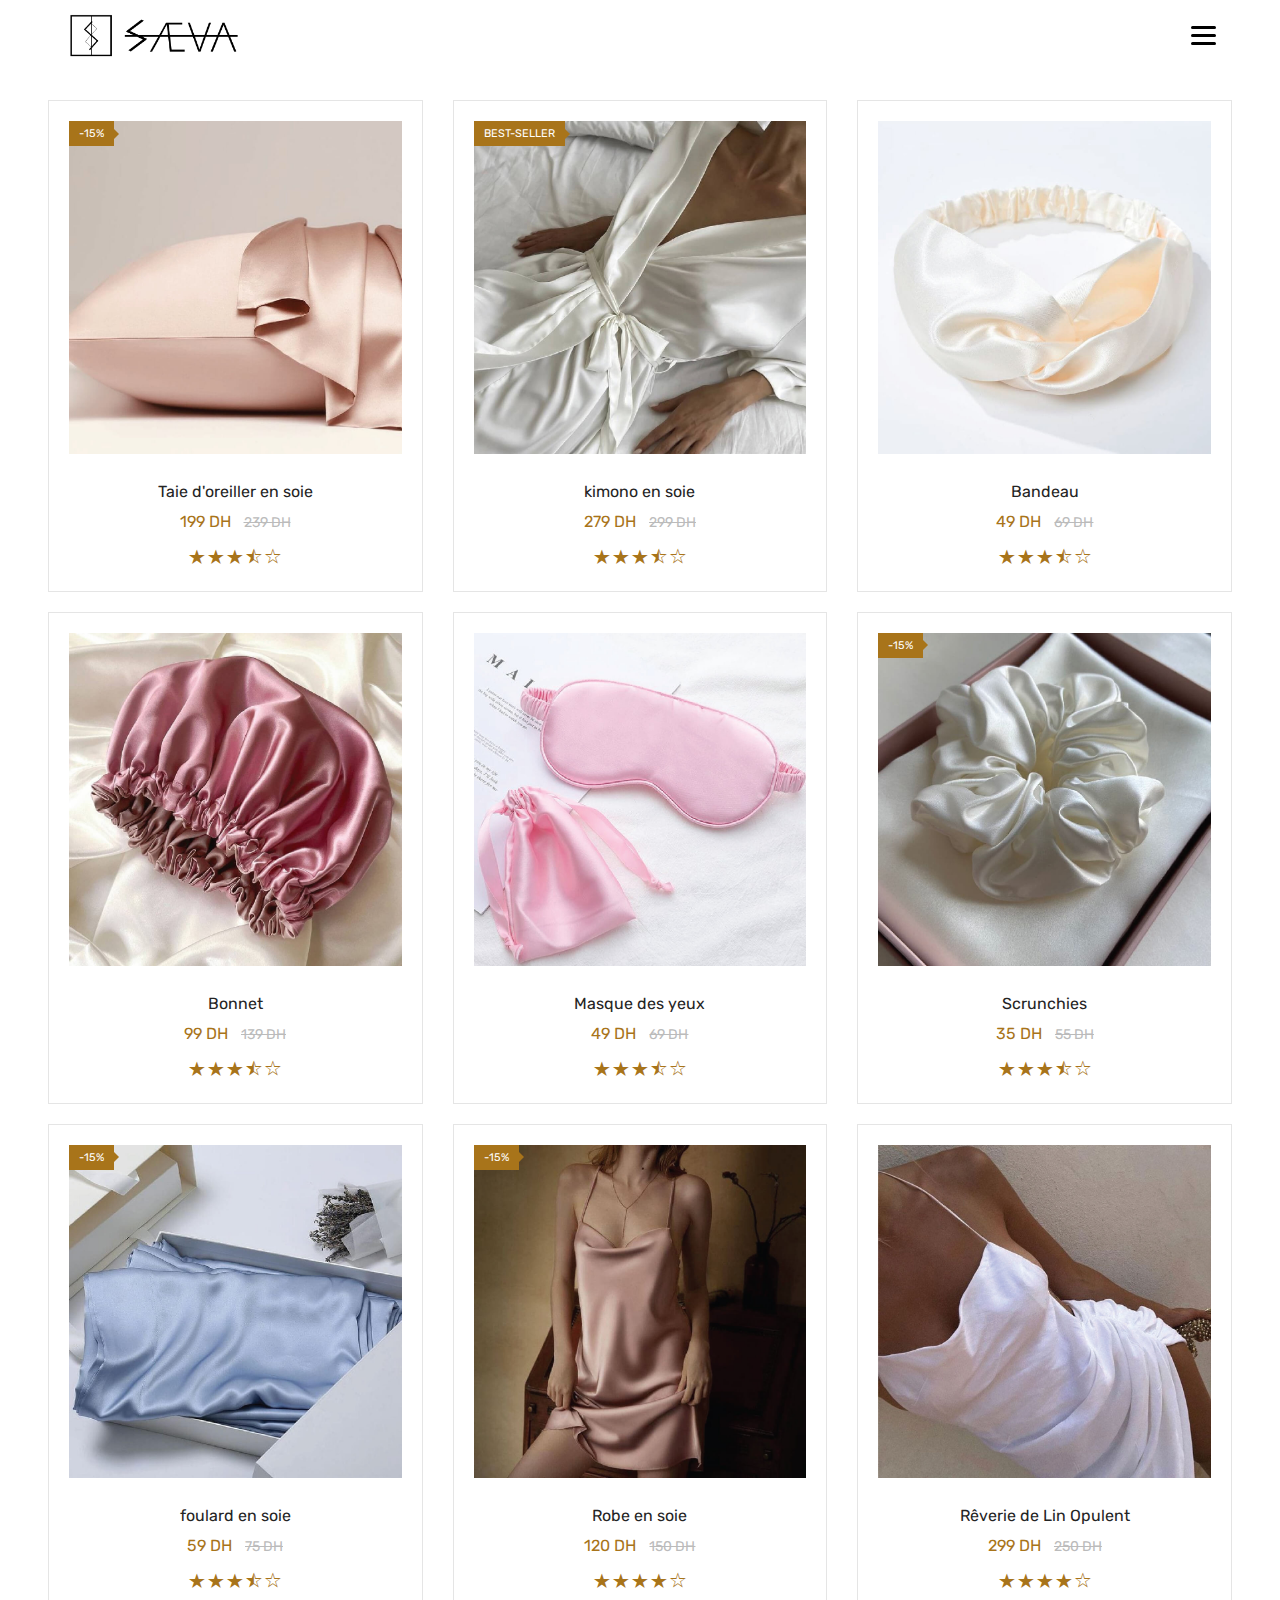
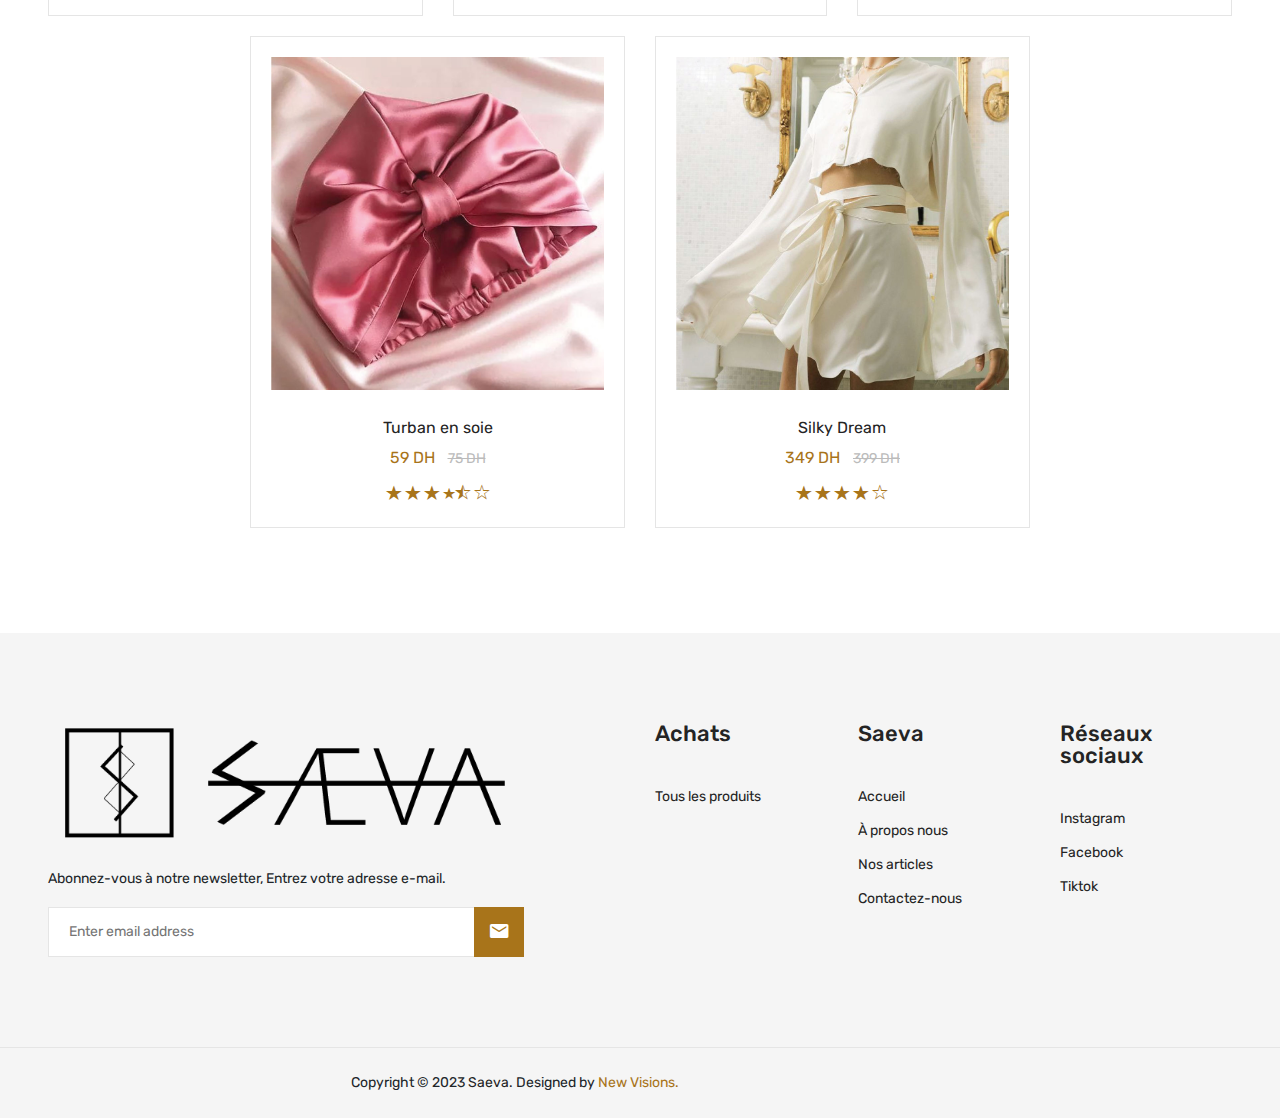
<file: shop-fullwidth.html>
<!doctype html>
<html class="no-js" lang="en">

<head>
    <meta charset="utf-8">
    <meta http-equiv="x-ua-compatible" content="ie=edge">
    <title>Shop Saeva</title>
    <meta name="robots" content="noindex, follow" />
    <meta name="description" content=" ">
    <meta name="viewport" content="width=device-width, initial-scale=1, shrink-to-fit=no">
    <!-- Favicon -->
    <link rel="shortcut icon" type="image/x-icon" href="assets/images/favicon.png">

    <!-- CSS
	============================================ -->

    <!-- Bootstrap CSS -->
    <link rel="stylesheet" href="assets/css/bootstrap.min.css">
    <!-- Fontawesome -->
    <link rel="stylesheet" href="assets/css/font-awesome.min.css">
    <!-- Fontawesome Star -->
    <link rel="stylesheet" href="assets/css/fontawesome-stars.min.css">
    <!-- Ion Icon -->
    <link rel="stylesheet" href="assets/css/ion-fonts.css">
    <!-- Slick CSS -->
    <link rel="stylesheet" href="assets/css/slick.css">
    <!-- Animation -->
    <link rel="stylesheet" href="assets/css/animate.min.css">
    <!-- jQuery Ui -->
    <link rel="stylesheet" href="assets/css/jquery-ui.min.css">
    <!-- Nice Select -->
    <link rel="stylesheet" href="assets/css/nice-select.css">
    <!-- Timecircles -->
    <link rel="stylesheet" href="assets/css/timecircles.css">

    <!-- Main Style CSS -->
    <link rel="stylesheet" href="assets/css/style.css">

</head>

<body class="template-color-1">

    <div class="main-wrapper">

        <!-- Begin Loading Area -->
        <!-- <div class="loading">
            <div class="text-center middle">
                <span class="loader">
                    <span class="loader-inner"></span>
                </span>
            </div>
        </div> -->
        <!-- Loading Area End Here -->

        <!-- Begin Main Header Area Two -->
        <header>
            <nav class="navbar">
                <div class="logo">
                    <a href="#" class="logo"><img src="assets/images/menu/logo/1.png" alt=""></a>

                </div>
                <ul class="nav-menu">
                    <li class="nav-item">
                        <a href="index.html" class="nav-link">ACCUEIL</a>
                    </li>
                    <li class="nav-item">
                        <a href="about-us.html" class="nav-link">À PROPOS NOUS</a>
                    </li>
                    <li class="nav-item">
                        <a href="shop-fullwidth.html" class="nav-link">NOS ARTICLES</a>
                    </li>
                    <li class="nav-item">
                        <a href="contact-us.html" class="nav-link">CONTACTEZ-NOUS</a>
                    </li>
                </ul>
                <div class="hamburger">
                    <span class="bar"></span>
                    <span class="bar"></span>
                    <span class="bar"></span>
                </div>
            </nav>
            <script src="assets/js/index.js"></script>

        </header> <!-- Main Header Area End Here -->
        <div class="kenne-content_wrapper">
            <div class="container">
                <div class="row">
                    <div class="col-lg-12">
                        <div class="shop-product-wrap grid gridview-3 row">
                            <div class="col-lg-4 col-md-4 col-sm-6">


                                <div class="product-item">
                                    <div class="single-product">
                                        <div class="product-img">
                                            <a href="pillow.html">
                                                <img class="primary-img" src="assets/images/product/a-05.jpg"
                                                    alt="Kenne's Product Image"> </a>
                                            <span class="sticker">-15%</span>
                                        </div>
                                        <div class="product-content">
                                            <div class="product-desc_info">
                                                <h3 class="product-name"><a href="single-product.html">Taie d'oreiller
                                                        en soie</a></h3>
                                                <div class="price-box">
                                                    <span class="new-price">199 DH</span>
                                                    <span class="old-price">239 DH</span>
                                                </div>
                                                <div class="rating-box">
                                                    <ul>
                                                        <li><i class="ion-ios-star"></i></li>
                                                        <li><i class="ion-ios-star"></i></li>
                                                        <li><i class="ion-ios-star"></i></li>
                                                        <li class="silver-color"><i class="ion-ios-star-half"></i></li>
                                                        <li class="silver-color"><i class="ion-ios-star-outline"></i>
                                                        </li>
                                                    </ul>
                                                </div>
                                            </div>
                                        </div>
                                    </div>
                                </div>
                            </div>

                            <div class="col-lg-4 col-md-4 col-sm-6">
                                <div class="product-item">
                                    <div class="single-product">
                                        <div class="product-img">
                                            <a href="kimono.html">
                                                <img class="primary-img" src="assets/images/product/a-09.jpg"
                                                    alt="Kenne's Product Image">
                                            </a>
                                            <span class="sticker">Best-seller</span>

                                        </div>
                                        <div class="product-content">
                                            <div class="product-desc_info">
                                                <h3 class="product-name"><a href="single-product.html">kimono en
                                                        soie</a></h3>
                                                <div class="price-box">
                                                    <span class="new-price">279 DH</span>
                                                    <span class="old-price">299 DH</span>
                                                </div>
                                                <div class="rating-box">
                                                    <ul>
                                                        <li><i class="ion-ios-star"></i></li>
                                                        <li><i class="ion-ios-star"></i></li>
                                                        <li><i class="ion-ios-star"></i></li>
                                                        <li class="silver-color"><i class="ion-ios-star-half"></i></li>
                                                        <li class="silver-color"><i class="ion-ios-star-outline"></i>
                                                        </li>
                                                    </ul>
                                                </div>
                                            </div>
                                        </div>
                                    </div>
                                </div>
                            </div>

                            <div class="col-lg-4 col-md-4 col-sm-6">
                                <div class="product-item">
                                    <div class="single-product">
                                        <div class="product-img">
                                            <a href="bandeau.html">
                                                <img class="primary-img" src="assets/images/product/a-07.jpg"
                                                    alt="Kenne's Product Image">

                                            </a>
                                        </div>
                                        <div class="product-content">
                                            <div class="product-desc_info">
                                                <h3 class="product-name"><a href="single-product.html">Bandeau</a></h3>
                                                <div class="price-box">
                                                    <span class="new-price">49 DH</span>
                                                    <span class="old-price">69 DH</span>
                                                </div>
                                                <div class="rating-box">
                                                    <ul>
                                                        <li><i class="ion-ios-star"></i></li>
                                                        <li><i class="ion-ios-star"></i></li>
                                                        <li><i class="ion-ios-star"></i></li>
                                                        <li class="silver-color"><i class="ion-ios-star-half"></i></li>
                                                        <li class="silver-color"><i class="ion-ios-star-outline"></i>
                                                        </li>
                                                    </ul>
                                                </div>
                                            </div>
                                        </div>
                                    </div>
                                </div>
                            </div>
                            <div class="col-lg-4 col-md-4 col-sm-6">
                                <div class="product-item">
                                    <div class="single-product">
                                        <div class="product-img">
                                            <a href="bonnet.html">
                                                <img class="primary-img" src="assets/images/product/a-06.jpg"
                                                    alt="Kenne's Product Image">
                                            </a>
                                        </div>
                                        <div class="product-content">
                                            <div class="product-desc_info">
                                                <h3 class="product-name"><a href="single-product.html">Bonnet</a></h3>
                                                <div class="price-box">
                                                    <span class="new-price">99 DH</span>
                                                    <span class="old-price">139 DH</span>
                                                </div>
                                                <div class="rating-box">
                                                    <ul>
                                                        <li><i class="ion-ios-star"></i></li>
                                                        <li><i class="ion-ios-star"></i></li>
                                                        <li><i class="ion-ios-star"></i></li>
                                                        <li class="silver-color"><i class="ion-ios-star-half"></i></li>
                                                        <li class="silver-color"><i class="ion-ios-star-outline"></i>
                                                        </li>
                                                    </ul>
                                                </div>
                                            </div>
                                        </div>
                                    </div>
                                </div>
                            </div>
                            <div class="col-lg-4 col-md-4 col-sm-6">
                                <div class="product-item">
                                    <div class="single-product">
                                        <div class="product-img">
                                            <a href="mask.html">
                                                <img class="primary-img" src="assets/images/product/a-08.jpg"
                                                    alt="Kenne's Product Image">
                                        </div>
                                        <div class="product-content">
                                            <div class="product-desc_info">
                                                <h3 class="product-name"><a href="single-product.html">Masque des
                                                        yeux</a></h3>
                                                <div class="price-box">
                                                    <span class="new-price">49 DH</span>
                                                    <span class="old-price">69 DH</span>
                                                </div>
                                                <div class="rating-box">
                                                    <ul>
                                                        <li><i class="ion-ios-star"></i></li>
                                                        <li><i class="ion-ios-star"></i></li>
                                                        <li><i class="ion-ios-star"></i></li>
                                                        <li class="silver-color"><i class="ion-ios-star-half"></i></li>
                                                        <li class="silver-color"><i class="ion-ios-star-outline"></i>
                                                        </li>
                                                    </ul>
                                                </div>
                                            </div>
                                        </div>
                                    </div>
                                </div>
                            </div>
                            <div class="col-lg-4 col-md-4 col-sm-6">
                                <div class="product-item">
                                    <div class="single-product">
                                        <div class="product-img">
                                            <a href="scrunchies.html">
                                                <img class="primary-img" src="assets/images/product/a-01.jpg"
                                                    alt="Kenne's Product Image">
                                            </a>
                                            <span class="sticker">-15%</span>
                                        </div>
                                        <div class="product-content">
                                            <div class="product-desc_info">
                                                <h3 class="product-name"><a href="single-product.html">Scrunchies</a>
                                                </h3>
                                                <div class="price-box">
                                                    <span class="new-price">35 DH</span>
                                                    <span class="old-price">55 DH</span>
                                                </div>
                                                <div class="rating-box">
                                                    <ul>
                                                        <li><i class="ion-ios-star"></i></li>
                                                        <li><i class="ion-ios-star"></i></li>
                                                        <li><i class="ion-ios-star"></i></li>
                                                        <li class="silver-color"><i class="ion-ios-star-half"></i></li>
                                                        <li class="silver-color"><i class="ion-ios-star-outline"></i>
                                                        </li>
                                                    </ul>
                                                </div>
                                            </div>
                                        </div>
                                    </div>
                                </div>
                            </div>




                            <div class="col-lg-4 col-md-4 col-sm-6">
                                <div class="product-item">
                                    <div class="single-product">
                                        <div class="product-img">
                                            <a href="foulard.html">
                                                <img class="primary-img" src="assets/images/product/a-03.jpg"
                                                    alt="Kenne's Product Image">
                                            </a>
                                            <span class="sticker">-15%</span>
                                        </div>
                                        <div class="product-content">
                                            <div class="product-desc_info">
                                                <h3 class="product-name"><a href="single-product.html">foulard en
                                                        soie</a>
                                                </h3>
                                                <div class="price-box">
                                                    <span class="new-price">59 DH</span>
                                                    <span class="old-price">75 DH</span>
                                                </div>
                                                <div class="rating-box">
                                                    <ul>
                                                        <li><i class="ion-ios-star"></i></li>
                                                        <li><i class="ion-ios-star"></i></li>
                                                        <li><i class="ion-ios-star"></i></li>
                                                        <li class="silver-color"><i class="ion-ios-star-half"></i></li>
                                                        <li class="silver-color"><i class="ion-ios-star-outline"></i>
                                                        </li>
                                                    </ul>
                                                </div>
                                            </div>
                                        </div>
                                    </div>
                                </div>
                            </div>



                            <div class="col-lg-4 col-md-4 col-sm-6">
                                <div class="product-item">
                                    <div class="single-product">
                                        <div class="product-img">
                                            <a href="robe.html">
                                                <img class="primary-img" src="assets/images/product/a-04.jpg"
                                                    alt="Kenne's Product Image">
                                            </a>
                                            <span class="sticker">-15%</span>
                                        </div>
                                        <div class="product-content">
                                            <div class="product-desc_info">
                                                <h3 class="product-name"><a href="single-product.html">Robe en soie</a>
                                                </h3>
                                                <div class="price-box">
                                                    <span class="new-price">120 DH</span>
                                                    <span class="old-price">150 DH</span>
                                                </div>
                                                <div class="rating-box">
                                                    <ul>
                                                        <li><i class="ion-ios-star"></i></li>
                                                        <li><i class="ion-ios-star"></i></li>
                                                        <li><i class="ion-ios-star"></i></li>
                                                        <li><i class="ion-ios-star"></i></li>
                                                        <li class="silver-color"><i class="ion-ios-star-outline"></i>
                                                        </li>
                                                    </ul>
                                                </div>
                                            </div>
                                        </div>
                                    </div>
                                </div>
                            </div>



                            <div class="col-lg-4 col-md-4 col-sm-6">
                                <div class="product-item">
                                    <div class="single-product">
                                        <div class="product-img">
                                            <a href="opulent.html">
                                                <img class="primary-img" src="assets/images/product/a-12.jpg"
                                                    alt="Kenne's Product Image">
                                            </a>
                                        </div>
                                        <div class="product-content">
                                            <div class="product-desc_info">
                                                <h3 class="product-name"><a href="single-product.html">Rêverie de Lin
                                                        Opulent

                                                    </a>
                                                </h3>
                                                <div class="price-box">
                                                    <span class="new-price">299 DH</span>
                                                    <span class="old-price">250 DH</span>
                                                </div>
                                                <div class="rating-box">
                                                    <ul>
                                                        <li><i class="ion-ios-star"></i></li>
                                                        <li><i class="ion-ios-star"></i></li>
                                                        <li><i class="ion-ios-star"></i></li>
                                                        <li><i class="ion-ios-star"></i></li>
                                                        <li class="silver-color"><i class="ion-ios-star-outline"></i>
                                                        </li>
                                                    </ul>
                                                </div>
                                            </div>
                                        </div>
                                    </div>
                                </div>
                            </div>




                            <div class="col-lg-4 col-md-4 col-sm-6">
                                <div class="product-item">
                                    <div class="single-product">
                                        <div class="product-img">
                                            <a href="turban.html">
                                                <img class="primary-img" src="assets/images/product/a-11.jpg"
                                                    alt="Kenne's Product Image">
                                            </a>
                                        </div>
                                        <div class="product-content">
                                            <div class="product-desc_info">
                                                <h3 class="product-name"><a href="single-product.html">Turban en soie
                                                    </a>
                                                </h3>
                                                <div class="price-box">
                                                    <span class="new-price">59 DH</span>
                                                    <span class="old-price">75 DH</span>
                                                </div>
                                                <div class="rating-box">
                                                    <ul>
                                                        <li><i class="ion-ios-star"></i></li>
                                                        <li><i class="ion-ios-star"></i></li>
                                                        <li><i class="ion-ios-star"></i></li>
                                                        <li class="ion-ios-star"><i class="ion-ios-star-half"></i></li>
                                                        <li class="silver-color"><i class="ion-ios-star-outline"></i>
                                                        </li>
                                                    </ul>
                                                </div>
                                            </div>
                                        </div>
                                    </div>
                                </div>
                            </div>





                            <div class="col-lg-4 col-md-4 col-sm-6">
                                <div class="product-item">
                                    <div class="single-product">
                                        <div class="product-img">
                                            <a href="silky.html">
                                                <img class="primary-img" src="assets/images/product/a-10.jpg"
                                                    alt="Kenne's Product Image">
                                            </a>
                                        </div>
                                        <div class="product-content">
                                            <div class="product-desc_info">
                                                <h3 class="product-name"><a href="single-product.html">Silky Dream
                                                    </a>
                                                </h3>
                                                <div class="price-box">
                                                    <span class="new-price">349 DH</span>
                                                    <span class="old-price">399 DH</span>
                                                </div>
                                                <div class="rating-box">
                                                    <ul>
                                                        <li><i class="ion-ios-star"></i></li>
                                                        <li><i class="ion-ios-star"></i></li>
                                                        <li><i class="ion-ios-star"></i></li>
                                                        <li><i class="ion-ios-star"></i></li>
                                                        <li class="silver-color"><i class="ion-ios-star-outline"></i>
                                                        </li>
                                                    </ul>
                                                </div>
                                            </div>
                                        </div>
                                    </div>
                                </div>
                            </div>














                        </div>
                    </div>
                </div>
            </div>
        </div>
    </div>
    <!-- Kenne's Content Wrapper Area End Here -->


    <!-- Begin Kenne's Footer Area -->
    <!-- Kenne's Footer Area End Here -->
    <!-- Begin Kenne's Modal Area -->
    <div class="kenne-footer_area bg-smoke_color">
        <div class="footer-top_area">
            <div class="container">
                <div class="row">
                    <div class="col-lg-5">
                        <div class="newsletter-area">
                            <div class="newsletter-logo">
                                <a href="javascript:void(0)">
                                    <img src="assets/images/footer/logo/1.png" alt="Logo">
                                </a>
                            </div>
                            <p class="short-desc">Abonnez-vous à notre newsletter, Entrez votre adresse e-mail.</p>
                            <div class="newsletter-form_wrap">
                                <form
                                    action="https://devitems.us11.list-manage.com/subscribe/post?u=6bbb9b6f5827bd842d9640c82&amp;id=05d85f18ef"
                                    method="post" id="mc-embedded-subscribe-form" name="mc-embedded-subscribe-form"
                                    class="newsletters-form validate" target="_blank" novalidate>
                                    <div id="mc_embed_signup_scroll">
                                        <div id="mc-form" class="mc-form subscribe-form">
                                            <input id="mc-email" class="newsletter-input" type="email"
                                                autocomplete="off" placeholder="Enter email address" />
                                            <button class="newsletter-btn" id="mc-submit"><i
                                                    class="ion-android-mail"></i></button>
                                        </div>
                                    </div>
                                </form>
                            </div>
                        </div>
                    </div>
                    <div class="col-lg-6 offset-lg-1">
                        <div class="row footer-widgets_wrap">
                            <div class="col-lg-4 col-md-4 col-sm-4">
                                <div class="footer-widgets_title">
                                    <h4>Achats</h4>
                                </div>
                                <div class="footer-widgets">
                                    <ul>
                                        <li><a href="shop-fullwidth.html">Tous les produits</a></li>
                                    </ul>
                                </div>
                            </div>
                            <div class="col-lg-4 col-md-4 col-sm-4">
                                <div class="footer-widgets_title">
                                    <h4>Saeva</h4>
                                </div>
                                <div class="footer-widgets">
                                    <ul>
                                        <li> <a href="index.html">Accueil</a></li>
                                        <li> <a href="about-us.html">À propos nous</a></li>
                                        <li> <a href="shop-fullwidth.html">Nos articles</a></li>
                                        <li> <a href="contact-us.html">Contactez-nous</a></li>
                                    </ul>
                                </div>
                            </div>
                            <div class="col-lg-4 col-md-4 col-sm-4">
                                <div class="footer-widgets_title">
                                    <h4>Réseaux sociaux</h4>
                                </div>
                                <div class="footer-widgets">
                                    <ul>
                                        <li><a href="javascript:void(0)">Instagram</a></li>
                                        <li><a href="javascript:void(0)">Facebook</a></li>
                                        <li><a href="javascript:void(0)">Tiktok</a></li>
                                    </ul>
                                </div>
                            </div>
                        </div>
                    </div>
                </div>
            </div>
        </div>
        <div class="footer-bottom_area">
            <div class="container">
                <div class="row align-items-center">
                    <div class="col-md-6">
                        <div class="copyright">
                            <span>Copyright &copy; 2023 <a href="index.html">Saeva.</a> Designed by <a
                                    style="color: #A8741A;" href="www.newvisions.agency">New Visions.</a> </span>
                        </div>
                    </div>
                </div>
            </div>
        </div>
    </div>
    <!-- Kenne's Modal Area End Here -->
    <!-- Scroll To Top Start -->
    <a class="scroll-to-top" href=""><i class="ion-chevron-up"></i></a>
    <!-- Scroll To Top End -->

    </div>

    <!-- JS
============================================ -->

    <!-- jQuery JS -->
    <script src="assets/js/vendor/jquery-3.6.0.min.js"></script>
    <script src="assets/js/vendor/jquery-migrate-3.3.2.min.js"></script>
    <!-- Modernizer JS -->
    <script src="assets/js/vendor/modernizr-3.11.2.min.js"></script>
    <!-- Bootstrap JS -->
    <script src="assets/js/vendor/bootstrap.bundle.min.js"></script>
    <!-- Slick Slider JS -->
    <script src="assets/js/plugins/slick.min.js"></script>
    <!-- Barrating JS -->
    <script src="assets/js/plugins/jquery.barrating.min.js"></script>
    <!-- Counterup JS -->
    <script src="assets/js/plugins/jquery.counterup.js"></script>
    <!-- Nice Select JS -->
    <script src="assets/js/plugins/jquery.nice-select.js"></script>
    <!-- Sticky Sidebar JS -->
    <script src="assets/js/plugins/jquery.sticky-sidebar.js"></script>
    <!-- Jquery-ui JS -->
    <script src="assets/js/plugins/jquery-ui.min.js"></script>
    <script src="assets/js/plugins/jquery.ui.touch-punch.min.js"></script>
    <!-- Theia Sticky Sidebar JS -->
    <script src="assets/js/plugins/theia-sticky-sidebar.min.js"></script>
    <!-- Waypoints JS -->
    <script src="assets/js/plugins/waypoints.min.js"></script>
    <!-- jQuery Zoom JS -->
    <script src="assets/js/plugins/jquery.zoom.min.js"></script>
    <!-- Timecircles JS -->
    <script src="assets/js/plugins/timecircles.js"></script>

    <!-- Main JS -->
    <script src="assets/js/main.js"></script>

</body>

</html>
</file>
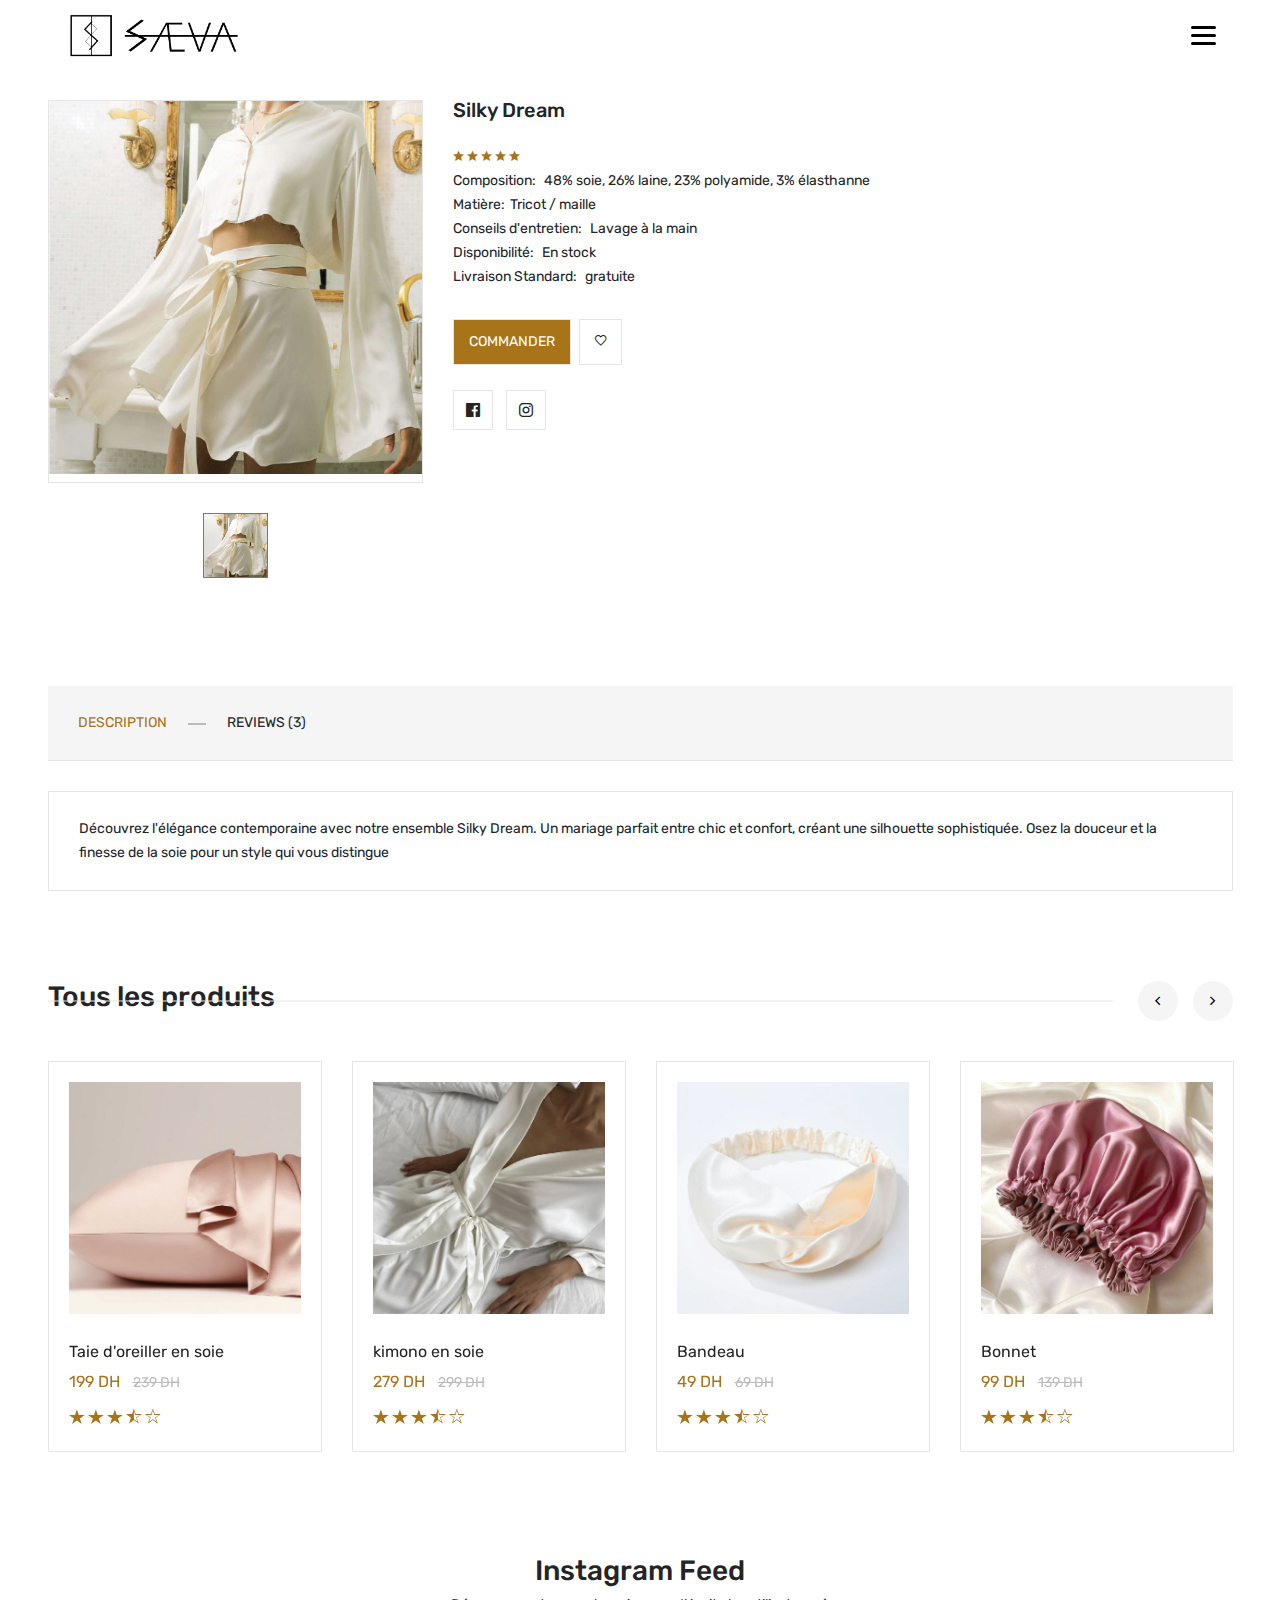
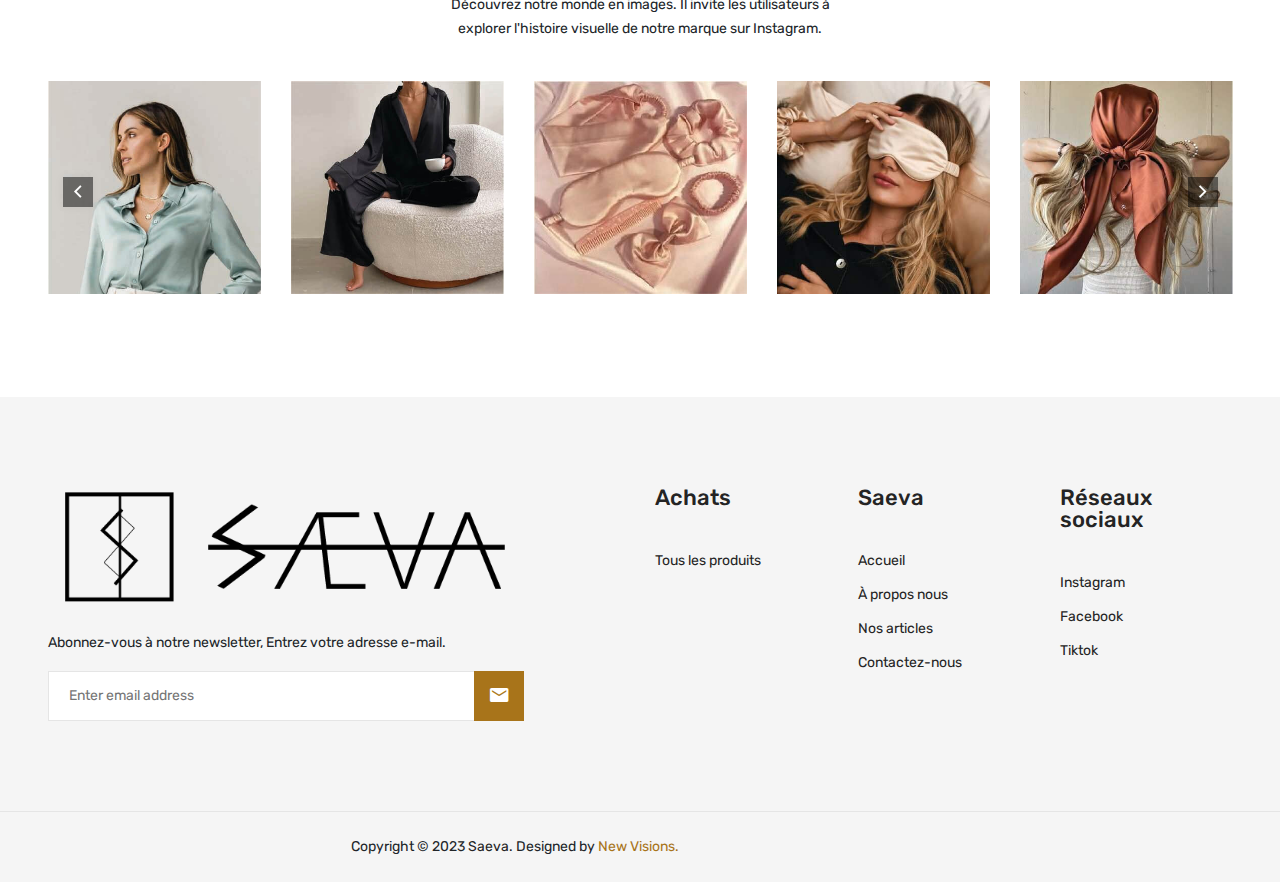
<file: silky.html>
<!doctype html>
<html class="no-js" lang="en">

<head>
    <meta charset="utf-8">
    <meta http-equiv="x-ua-compatible" content="ie=edge">
    <title>Silky Dream</title>
    <meta name="robots" content="noindex, follow" />
    <meta name="description"
        content="Kenne is a stunning html template for an expansion eCommerce site that suitable for any kind of fashion store. It will make your online store look more impressive and attractive to viewers. ">
    <meta name="viewport" content="width=device-width, initial-scale=1, shrink-to-fit=no">
    <!-- Favicon -->
    <link rel="shortcut icon" type="image/x-icon" href="assets/images/favicon.png">

    <!-- CSS
	============================================ -->

    <!-- Bootstrap CSS -->
    <link rel="stylesheet" href="assets/css/bootstrap.min.css">
    <!-- Fontawesome -->
    <link rel="stylesheet" href="assets/css/font-awesome.min.css">
    <!-- Fontawesome Star -->
    <link rel="stylesheet" href="assets/css/fontawesome-stars.min.css">
    <!-- Ion Icon -->
    <link rel="stylesheet" href="assets/css/ion-fonts.css">
    <!-- Slick CSS -->
    <link rel="stylesheet" href="assets/css/slick.css">
    <!-- Animation -->
    <link rel="stylesheet" href="assets/css/animate.min.css">
    <!-- jQuery Ui -->
    <link rel="stylesheet" href="assets/css/jquery-ui.min.css">
    <!-- Nice Select -->
    <link rel="stylesheet" href="assets/css/nice-select.css">
    <!-- Timecircles -->
    <link rel="stylesheet" href="assets/css/timecircles.css">

    <!-- Main Style CSS -->
    <link rel="stylesheet" href="assets/css/style.css">

</head>

<body class="template-color-1">

    <div class="main-wrapper">

        <!-- Begin Main Header Area Two -->
        <header>
            <nav class="navbar">
                <div class="logo">
                    <a href="#" class="logo"><img src="assets/images/menu/logo/1.png" alt=""></a>

                </div>
                <ul class="nav-menu">
                    <li class="nav-item">
                        <a href="index.html" class="nav-link">ACCUEIL</a>
                    </li>
                    <li class="nav-item">
                        <a href="about-us.html" class="nav-link">À PROPOS NOUS</a>
                    </li>
                    <li class="nav-item">
                        <a href="shop-fullwidth.html" class="nav-link">NOS ARTICLES</a>
                    </li>
                    <li class="nav-item">
                        <a href="contact-us.html" class="nav-link">CONTACTEZ-NOUS</a>
                    </li>
                </ul>
                <div class="hamburger">
                    <span class="bar"></span>
                    <span class="bar"></span>
                    <span class="bar"></span>
                </div>
            </nav>
            <script src="assets/js/index.js"></script>

        </header> <!-- Main Header Area End Here -->
        <!-- Main Header Area End Here Two -->

        <!-- Begin Kenne's Breadcrumb Area -->
        <!-- <div class="breadcrumb-area">
            <div class="container">
                <div class="breadcrumb-content">
                    <h2>Single Product Type</h2>
                    <ul>
                        <li><a href="index.html">Home</a></li>
                        <li class="active">Single Product</li>
                    </ul>
                </div>
            </div>
        </div> -->
        <!-- Kenne's Breadcrumb Area End Here -->

        <!-- Begin Kenne's Single Product Area -->
        <div class="sp-area">
            <div class="container">
                <div class="sp-nav">
                    <div class="row">
                        <div class="col-lg-4">
                            <div class="sp-img_area">
                                <div class="sp-img_slider slick-img-slider kenne-element-carousel" data-slick-options='{
                                "slidesToShow": 1,
                                "arrows": false,
                                "fade": true,
                                "draggable": false,
                                "swipe": false,
                                "asNavFor": ".sp-img_slider-nav"
                                }'>
                                    <div class="single-slide red zoom">
                                        <img src="assets/images/product/a-10.jpg" alt="Kenne's Product Image">
                                    </div>

                                </div>
                                <div class="sp-img_slider-nav slick-slider-nav kenne-element-carousel arrow-style-2 arrow-style-3"
                                    data-slick-options='{
                                "slidesToShow": 3,
                                "asNavFor": ".sp-img_slider",
                                "focusOnSelect": true,
                                "arrows" : true,
                                "spaceBetween": 30
                                }' data-slick-responsive='[
                                        {"breakpoint":1501, "settings": {"slidesToShow": 3}},
                                        {"breakpoint":1200, "settings": {"slidesToShow": 2}},
                                        {"breakpoint":992, "settings": {"slidesToShow": 4}},
                                        {"breakpoint":768, "settings": {"slidesToShow": 3}},
                                        {"breakpoint":575, "settings": {"slidesToShow": 2}}
                                    ]'>
                                    <div class="single-slide red">
                                        <img src="assets/images/product/a-10.jpg" alt="Kenne's Product Image">
                                    </div>
                                </div>
                            </div>
                        </div>
                        <div class="col-lg-8">
                            <div class="sp-content">
                                <div class="sp-heading">
                                    <h5><a href="pillow.html">Silky Dream
                                        </a></h5>
                                </div>
                                <div class="rating-box">
                                    <ul>
                                        <li><i class="ion-android-star"></i></li>
                                        <li><i class="ion-android-star"></i></li>
                                        <li><i class="ion-android-star"></i></li>
                                        <li class="silver-color"><i class="ion-android-star"></i></li>
                                        <li class="silver-color"><i class="ion-android-star"></i></li>
                                    </ul>
                                </div>
                                <div class="sp-essential_stuff">
                                    <ul>
                                        <li>Composition:<a href="javascript:void(0)"> 48% soie, 26% laine, 23%
                                                polyamide, 3% élasthanne</a></li>
                                        <li>Matière:<a href="javascript:void(0)">Tricot / maille</a></li>
                                        <li>Conseils d'entretien: <a href="javascript:void(0)">Lavage à la main</a></li>
                                        <li>Disponibilité: <a href="javascript:void(0)">En stock</a></li>
                                        <li>Livraison Standard: <a href="javascript:void(0)">gratuite</a></li>
                                    </ul>
                                </div>
                                <div class="qty-btn_area">
                                    <ul>
                                        <li><a class="qty-cart_btn" href="https://wa.link/i7zh0f">Commander</a></li>
                                        <li><a class="qty-wishlist_btn" href="wishlist.html" data-bs-toggle="tooltip"
                                                aria-label="Add To Wishlist" data-bs-original-title="Add To Wishlist"><i
                                                    class="ion-android-favorite-outline"></i></a>
                                        </li>
                                    </ul>
                                </div>


                                <div class="kenne-social_link">
                                    <ul>
                                        <li class="facebook">
                                            <a href="https://www.facebook.com" data-bs-toggle="tooltip" target="_blank"
                                                title="Facebook">
                                                <i class="fab fa-facebook"></i>
                                            </a>
                                        </li>
                                        <li class="instagram">
                                            <a href="https://rss.com" data-bs-toggle="tooltip" target="_blank"
                                                title="Instagram">
                                                <i class="fab fa-instagram"></i>
                                            </a>
                                        </li>
                                    </ul>
                                </div>
                            </div>
                        </div>
                    </div>
                </div>
            </div>
        </div>
        <!-- Kenne's Single Product Area End Here -->

        <!-- Begin Product Tab Area Two -->
        <div class="product-tab_area-2">
            <div class="container">
                <div class="row">
                    <div class="col-lg-12">
                        <div class="sp-product-tab_nav">
                            <div class="product-tab">
                                <ul class="nav product-menu">
                                    <li><a class="active" data-bs-toggle="tab"
                                            href="#description"><span>Description</span></a>
                                    </li>
                                    </li>
                                    <li><a data-bs-toggle="tab" href="#reviews"><span>Reviews (3)</span></a></li>
                                </ul>
                            </div>
                            <div class="tab-content uren-tab_content">
                                <div id="description" class="tab-pane active show" role="tabpanel">
                                    <div class="product-description">
                                        <ul>
                                            <li>
                                                <span>Découvrez l'élégance contemporaine avec notre ensemble Silky
                                                    Dream. Un mariage parfait entre chic et confort, créant une
                                                    silhouette sophistiquée. Osez la douceur et la finesse de la soie
                                                    pour un style qui vous distingue</span>
                                            </li>
                                        </ul>
                                    </div>
                                </div>
                                <div id="reviews" class="tab-pane" role="tabpanel">
                                    <div class="tab-pane active" id="tab-review">
                                        <form class="form-horizontal" id="form-review">
                                            <div id="review">
                                                <form class="form-horizontal" id="form-review-masque">
                                                    <div id="review-masque">
                                                        <form class="form-horizontal" id="form-review-scrunchies">
                                                            <div id="review-scrunchies">
                                                                <table class="table table-striped table-bordered">
                                                                    <tbody>
                                                                        <tr>
                                                                            <td class="text-right">18/04/23</td>
                                                                        </tr>
                                                                        <tr>
                                                                            <td colspan="2">
                                                                                <p>Les meilleurs scrunchies que j'ai
                                                                                    jamais eus! Ils tiennent bien et
                                                                                    sont si doux pour mes cheveux.</p>
                                                                                <div class="rating-box">
                                                                                    <ul>
                                                                                        <li><i
                                                                                                class="ion-android-star"></i>
                                                                                        </li>
                                                                                        <li><i
                                                                                                class="ion-android-star"></i>
                                                                                        </li>
                                                                                        <li><i
                                                                                                class="ion-android-star"></i>
                                                                                        </li>
                                                                                        <li><i
                                                                                                class="ion-android-star"></i>
                                                                                        </li>
                                                                                        <li><i
                                                                                                class="ion-android-star"></i>
                                                                                        </li>
                                                                                    </ul>
                                                                                </div>
                                                                            </td>
                                                                        </tr>
                                                                    </tbody>
                                                                    <tbody>
                                                                        <tr>
                                                                            <td class="text-right">07/03/23</td>
                                                                        </tr>
                                                                        <tr>
                                                                            <td colspan="2">
                                                                                <p>Ils sont beaux et ne laissent pas de
                                                                                    marque sur mes cheveux. Je les
                                                                                    recommande vivement!</p>
                                                                                <div class="rating-box">
                                                                                    <ul>
                                                                                        <li><i
                                                                                                class="ion-android-star"></i>
                                                                                        </li>
                                                                                        <li><i
                                                                                                class="ion-android-star"></i>
                                                                                        </li>
                                                                                        <li><i
                                                                                                class="ion-android-star"></i>
                                                                                        </li>
                                                                                        <li><i
                                                                                                class="ion-android-star"></i>
                                                                                        </li>
                                                                                        <li><i
                                                                                                class="ion-android-star"></i>
                                                                                        </li>
                                                                                    </ul>
                                                                                </div>
                                                                            </td>
                                                                        </tr>
                                                                    </tbody>
                                                                    <tbody>
                                                                        <tr>
                                                                            <td class="text-right">22/05/22</td>
                                                                        </tr>
                                                                        <tr>
                                                                            <td colspan="2">
                                                                                <p>Un accessoire indispensable pour moi
                                                                                    maintenant. Ils sont à la fois
                                                                                    pratiques et luxueux.</p>
                                                                                <div class="rating-box">
                                                                                    <ul>
                                                                                        <li><i
                                                                                                class="ion-android-star"></i>
                                                                                        </li>
                                                                                        <li><i
                                                                                                class="ion-android-star"></i>
                                                                                        </li>
                                                                                        <li><i
                                                                                                class="ion-android-star"></i>
                                                                                        </li>
                                                                                        <li><i
                                                                                                class="ion-android-star"></i>
                                                                                        </li>
                                                                                        <li><i
                                                                                                class="ion-android-star"></i>
                                                                                        </li>
                                                                                    </ul>
                                                                                </div>
                                                                            </td>
                                                                        </tr>
                                                                    </tbody>
                                                                </table>
                                                            </div>
                                                        </form>

                                                    </div>
                                                </form>
                                            </div>
                                    </div>
                                    </form>
                                </div>
                            </div>
                        </div>
                    </div>
                </div>
            </div>
        </div>
    </div>
    <!-- Product Tab Area Two End Here -->

    <div class="product-area ">
        <div class="container">
            <div class="row">
                <div class="col-lg-12">
                    <div class="section-title">
                        <a href="shop-fullwidth.html">
                            <h3>Tous les produits</h3>
                        </a>
                        <div class="product-arrow"></div>
                    </div>
                </div>
                <div class="col-lg-12">
                    <div class="kenne-element-carousel product-slider slider-nav" data-slick-options='{
                                "slidesToShow": 4,
                                "slidesToScroll": 1,
                                "infinite": false,
                                "arrows": true,
                                "dots": false,
                                "spaceBetween": 30,
                                "appendArrows": ".product-arrow"
                                }' data-slick-responsive='[
                                {"breakpoint":992, "settings": {
                                "slidesToShow": 3
                                }},
                                {"breakpoint":768, "settings": {
                                "slidesToShow": 2
                                }},
                                {"breakpoint":575, "settings": {
                                "slidesToShow": 1
                                }}
                            ]'>

                        <div class="product-item">
                            <div class="single-product">
                                <div class="product-img">
                                    <a href="pillow.html">
                                        <img class="primary-img" src="assets/images/product/a-05.jpg"
                                            alt="Kenne's Product Image">
                                    </a>
                                </div>
                                <div class="product-content">
                                    <div class="product-desc_info">
                                        <h3 class="product-name"><a href="single-product.html">Taie d'oreiller en
                                                soie</a>
                                        </h3>
                                        <div class="price-box">
                                            <span class="new-price">199 DH</span>
                                            <span class="old-price">239 DH</span>
                                        </div>
                                        <div class="rating-box">
                                            <ul>
                                                <li><i class="ion-ios-star"></i></li>
                                                <li><i class="ion-ios-star"></i></li>
                                                <li><i class="ion-ios-star"></i></li>
                                                <li class="silver-color"><i class="ion-ios-star-half"></i></li>
                                                <li class="silver-color"><i class="ion-ios-star-outline"></i></li>
                                            </ul>
                                        </div>
                                    </div>
                                </div>
                            </div>
                        </div>
                        <div class="product-item">
                            <div class="single-product">
                                <div class="product-img">
                                    <a href="kimono.html">
                                        <img class="primary-img" src="assets/images/product/a-09.jpg"
                                            alt="Kenne's Product Image">
                                    </a>
                                </div>
                                <div class="product-content">
                                    <div class="product-desc_info">
                                        <h3 class="product-name"><a href="single-product.html">kimono en soie</a>
                                        </h3>
                                        <div class="price-box">
                                            <span class="new-price">279 DH</span>
                                            <span class="old-price">299 DH</span>
                                        </div>
                                        <div class="rating-box">
                                            <ul>
                                                <li><i class="ion-ios-star"></i></li>
                                                <li><i class="ion-ios-star"></i></li>
                                                <li><i class="ion-ios-star"></i></li>
                                                <li class="silver-color"><i class="ion-ios-star-half"></i></li>
                                                <li class="silver-color"><i class="ion-ios-star-outline"></i></li>
                                            </ul>
                                        </div>
                                    </div>
                                </div>
                            </div>
                        </div>

                        <div class="product-item">
                            <div class="single-product">
                                <div class="product-img">
                                    <a href="bandeau.html">
                                        <img class="primary-img" src="assets/images/product/a-07.jpg"
                                            alt="Kenne's Product Image">

                                    </a>
                                </div>
                                <div class="product-content">
                                    <div class="product-desc_info">
                                        <h3 class="product-name"><a href="single-product.html">Bandeau</a>
                                        </h3>
                                        <div class="price-box">
                                            <span class="new-price">49 DH</span>
                                            <span class="old-price">69 DH</span>
                                        </div>
                                        <div class="rating-box">
                                            <ul>
                                                <li><i class="ion-ios-star"></i></li>
                                                <li><i class="ion-ios-star"></i></li>
                                                <li><i class="ion-ios-star"></i></li>
                                                <li class="silver-color"><i class="ion-ios-star-half"></i></li>
                                                <li class="silver-color"><i class="ion-ios-star-outline"></i></li>
                                            </ul>
                                        </div>
                                    </div>
                                </div>
                            </div>
                        </div>

                        <div class="product-item">
                            <div class="single-product">
                                <div class="product-img">
                                    <a href="bonnet.html">
                                        <img class="primary-img" src="assets/images/product/a-06.jpg"
                                            alt="Kenne's Product Image">
                                </div>
                                <div class="product-content">
                                    <div class="product-desc_info">
                                        <h3 class="product-name"><a href="single-product.html">Bonnet</a>
                                        </h3>
                                        <div class="price-box">
                                            <span class="new-price">99 DH</span>
                                            <span class="old-price">139 DH</span>
                                        </div>
                                        <div class="rating-box">
                                            <ul>
                                                <li><i class="ion-ios-star"></i></li>
                                                <li><i class="ion-ios-star"></i></li>
                                                <li><i class="ion-ios-star"></i></li>
                                                <li class="silver-color"><i class="ion-ios-star-half"></i></li>
                                                <li class="silver-color"><i class="ion-ios-star-outline"></i></li>
                                            </ul>
                                        </div>
                                    </div>
                                </div>
                            </div>
                        </div>
                        <div class="product-item">
                            <div class="single-product">
                                <div class="product-img">
                                    <a href="mask.html">
                                        <img class="primary-img" src="assets/images/product/a-08.jpg"
                                            alt="Kenne's Product Image">
                                    </a>
                                </div>
                                <div class="product-content">
                                    <div class="product-desc_info">
                                        <h3 class="product-name"><a href="single-product.html">Masque des yeux</a>
                                        </h3>
                                        <div class="price-box">
                                            <span class="new-price">49 DH</span>
                                            <span class="old-price">69 DH</span>
                                        </div>
                                        <div class="rating-box">
                                            <ul>
                                                <li><i class="ion-ios-star"></i></li>
                                                <li><i class="ion-ios-star"></i></li>
                                                <li><i class="ion-ios-star"></i></li>
                                                <li class="silver-color"><i class="ion-ios-star-half"></i></li>
                                                <li class="silver-color"><i class="ion-ios-star-outline"></i></li>
                                            </ul>
                                        </div>
                                    </div>
                                </div>
                            </div>
                        </div>
                        <div class="product-item">
                            <div class="single-product">
                                <div class="product-img">
                                    <a href="scrunchies.html">
                                        <img class="primary-img" src="assets/images/product/a-01.jpg"
                                            alt="Kenne's Product Imag-e">
                                    </a>
                                </div>
                                <div class="product-content">
                                    <div class="product-desc_info">
                                        <h3 class="product-name"><a href="single-product.html">Scrunchies</a>
                                        </h3>
                                        <div class="price-box">
                                            <span class="new-price">35 DH</span>
                                            <span class="old-price">55 DH</span>
                                        </div>
                                        <div class="rating-box">
                                            <ul>
                                                <li><i class="ion-ios-star"></i></li>
                                                <li><i class="ion-ios-star"></i></li>
                                                <li><i class="ion-ios-star"></i></li>
                                                <li class="silver-color"><i class="ion-ios-star-half"></i></li>
                                                <li class="silver-color"><i class="ion-ios-star-outline"></i></li>
                                            </ul>
                                        </div>
                                    </div>
                                </div>
                            </div>
                        </div>


                        <div class="product-item">
                            <div class="single-product">
                                <div class="product-img">
                                    <a href="foulard.html">
                                        <img class="primary-img" src="assets/images/product/a-03.jpg"
                                            alt="Kenne's Product Image">
                                    </a>
                                </div>
                                <div class="product-content">
                                    <div class="product-desc_info">
                                        <h3 class="product-name"><a href="single-product.html">foulard en soie</a>
                                        </h3>
                                        <div class="price-box">
                                            <span class="new-price">59 DH</span>
                                            <span class="old-price">75 DH</span>
                                        </div>
                                        <div class="rating-box">
                                            <ul>
                                                <li><i class="ion-ios-star"></i></li>
                                                <li><i class="ion-ios-star"></i></li>
                                                <li><i class="ion-ios-star"></i></li>
                                                <li class="silver-color"><i class="ion-ios-star-half"></i></li>
                                                <li class="silver-color"><i class="ion-ios-star-outline"></i></li>
                                            </ul>
                                        </div>
                                    </div>
                                </div>
                            </div>
                        </div>


                        <div class="product-item">
                            <div class="single-product">
                                <div class="product-img">
                                    <a href="robe.html">
                                        <img class="primary-img" src="assets/images/product/a-04.jpg"
                                            alt="Kenne's Product Image">
                                    </a>
                                </div>
                                <div class="product-content">
                                    <div class="product-desc_info">
                                        <h3 class="product-name"><a href="single-product.html">Robe en soie</a>
                                        </h3>
                                        <div class="price-box">
                                            <span class="new-price">120 DH</span>
                                            <span class="old-price">150 DH</span>
                                        </div>
                                        <div class="rating-box">
                                            <ul>
                                                <li><i class="ion-ios-star"></i></li>
                                                <li><i class="ion-ios-star"></i></li>
                                                <li><i class="ion-ios-star"></i></li>
                                                <li class="silver-color"><i class="ion-ios-star-half"></i></li>
                                                <li class="silver-color"><i class="ion-ios-star-outline"></i></li>
                                            </ul>
                                        </div>
                                    </div>
                                </div>
                            </div>
                        </div>
                    </div>
                </div>
            </div>
        </div>
    </div> <!-- Brand Area End Here -->

    <!-- Begin Kenne's Footer Area -->
    <div class="kenne-instagram_area">
        <div class="container">
            <div class="row">
                <div class="col-lg-12">
                    <div class="kenne-section_area">
                        <h3>Instagram Feed</h3>
                        <p> Découvrez notre monde en images. Il invite les utilisateurs à explorer l'histoire
                            visuelle de notre marque sur Instagram.</p>
                    </div>
                </div>
                <div class="col-lg-12">
                    <div class="kenne-element-carousel instagram-slider arrow-style arrow-style-3" data-slick-options='{
                    "slidesToShow": 5,
                    "slidesToScroll": 1,
                    "infinite": false,
                    "arrows": true,
                    "dots": false,
                    "spaceBetween": 30
                    }' data-slick-responsive='[
                    {"breakpoint":1200, "settings": {
                    "slidesToShow": 5
                    }},
                    {"breakpoint":992, "settings": {
                    "slidesToShow": 4
                    }},
                    {"breakpoint":768, "settings": {
                    "slidesToShow": 3
                    }},
                    {"breakpoint":576, "settings": {
                    "slidesToShow": 2
                    }},
                    {"breakpoint":480, "settings": {
                    "slidesToShow": 1
                    }}
                ]'>

                        <div class="single-item img-hover_effect">
                            <div class="instagram-img">
                                <a href="javascript:void(0)">
                                    <img src="assets/images/instagram/1.jpg" alt="Kenne's Instagram Image">
                                </a>
                            </div>
                        </div>
                        <div class="single-item img-hover_effect">
                            <div class="instagram-img">
                                <a href="javascript:void(0)">
                                    <img src="assets/images/instagram/2.jpg" alt="Kenne's Instagram Image">
                                </a>
                            </div>
                        </div>
                        <div class="single-item img-hover_effect">
                            <div class="instagram-img">
                                <a href="javascript:void(0)">
                                    <img src="assets/images/instagram/3.jpg" alt="Kenne's Instagram Image">
                                </a>
                            </div>
                        </div>
                        <div class="single-item img-hover_effect">
                            <div class="instagram-img">
                                <a href="javascript:void(0)">
                                    <img src="assets/images/instagram/4.jpg" alt="Kenne's Instagram Image">
                                </a>
                            </div>
                        </div>
                        <div class="single-item img-hover_effect">
                            <div class="instagram-img">
                                <a href="javascript:void(0)">
                                    <img src="assets/images/instagram/5.jpg" alt="Kenne's Instagram Image">
                                </a>
                            </div>
                        </div>
                        <div class="single-item img-hover_effect">
                            <div class="instagram-img">
                                <a href="javascript:void(0)">
                                    <img src="assets/images/instagram/6.jpg" alt="Kenne's Instagram Image">
                                </a>
                            </div>
                        </div>
                        <div class="single-item img-hover_effect">
                            <div class="instagram-img">
                                <a href="javascript:void(0)">
                                    <img src="assets/images/instagram/1.jpg" alt="Kenne's Instagram Image">
                                </a>
                            </div>
                        </div>
                        <div class="single-item img-hover_effect">
                            <div class="instagram-img">
                                <a href="javascript:void(0)">
                                    <img src="assets/images/instagram/2.jpg" alt="Kenne's Instagram Image">
                                </a>
                            </div>
                        </div>
                        <div class="single-item img-hover_effect">
                            <div class="instagram-img">
                                <a href="javascript:void(0)">
                                    <img src="assets/images/instagram/3.jpg" alt="Kenne's Instagram Image">
                                </a>
                            </div>
                        </div>

                    </div>
                </div>
            </div>
        </div>
    </div>
    <!-- Kenne's Instagram Area End Here -->
    <!-- Begin Kenne's Footer Area -->
    <div class="kenne-footer_area bg-smoke_color">
        <div class="footer-top_area">
            <div class="container">
                <div class="row">
                    <div class="col-lg-5">
                        <div class="newsletter-area">
                            <div class="newsletter-logo">
                                <a href="javascript:void(0)">
                                    <img src="assets/images/footer/logo/1.png" alt="Logo">
                                </a>
                            </div>
                            <p class="short-desc">Abonnez-vous à notre newsletter, Entrez votre adresse e-mail.</p>
                            <div class="newsletter-form_wrap">
                                <form
                                    action="https://devitems.us11.list-manage.com/subscribe/post?u=6bbb9b6f5827bd842d9640c82&amp;id=05d85f18ef"
                                    method="post" id="mc-embedded-subscribe-form" name="mc-embedded-subscribe-form"
                                    class="newsletters-form validate" target="_blank" novalidate>
                                    <div id="mc_embed_signup_scroll">
                                        <div id="mc-form" class="mc-form subscribe-form">
                                            <input id="mc-email" class="newsletter-input" type="email"
                                                autocomplete="off" placeholder="Enter email address" />
                                            <button class="newsletter-btn" id="mc-submit"><i
                                                    class="ion-android-mail"></i></button>
                                        </div>
                                    </div>
                                </form>
                            </div>
                        </div>
                    </div>
                    <div class="col-lg-6 offset-lg-1">
                        <div class="row footer-widgets_wrap">
                            <div class="col-lg-4 col-md-4 col-sm-4">
                                <div class="footer-widgets_title">
                                    <h4>Achats</h4>
                                </div>
                                <div class="footer-widgets">
                                    <ul>
                                        <li><a href="shop-fullwidth.html">Tous les produits</a></li>
                                    </ul>
                                </div>
                            </div>
                            <div class="col-lg-4 col-md-4 col-sm-4">
                                <div class="footer-widgets_title">
                                    <h4>Saeva</h4>
                                </div>
                                <div class="footer-widgets">
                                    <ul>
                                        <li> <a href="index.html">Accueil</a></li>
                                        <li> <a href="about-us.html">À propos nous</a></li>
                                        <li> <a href="shop-fullwidth.html">Nos articles</a></li>
                                        <li> <a href="contact-us.html">Contactez-nous</a></li>
                                    </ul>
                                </div>
                            </div>
                            <div class="col-lg-4 col-md-4 col-sm-4">
                                <div class="footer-widgets_title">
                                    <h4>Réseaux sociaux</h4>
                                </div>
                                <div class="footer-widgets">
                                    <ul>
                                        <li><a href="javascript:void(0)">Instagram</a></li>
                                        <li><a href="javascript:void(0)">Facebook</a></li>
                                        <li><a href="javascript:void(0)">Tiktok</a></li>
                                    </ul>
                                </div>
                            </div>
                        </div>
                    </div>
                </div>
            </div>
        </div>
        <div class="footer-bottom_area">
            <div class="container">
                <div class="row align-items-center">
                    <div class="col-md-6">
                        <div class="copyright">
                            <span>Copyright &copy; 2023 <a href="index.html">Saeva.</a> Designed by <a
                                    style="color: #A8741A;" href="www.newvisions.agency">New Visions.</a> </span>
                        </div>
                    </div>
                </div>
            </div>
        </div>
    </div>
    <!-- Kenne's Modal Area End Here -->
    <!-- Scroll To Top Start -->
    <a class="scroll-to-top" href=""><i class="ion-chevron-up"></i></a>
    <!-- Scroll To Top End -->

    </div>

    <!-- JS
============================================ -->

    <!-- jQuery JS -->
    <script src="assets/js/vendor/jquery-3.6.0.min.js"></script>
    <script src="assets/js/vendor/jquery-migrate-3.3.2.min.js"></script>
    <!-- Modernizer JS -->
    <script src="assets/js/vendor/modernizr-3.11.2.min.js"></script>
    <!-- Bootstrap JS -->
    <script src="assets/js/vendor/bootstrap.bundle.min.js"></script>

    <!-- Slick Slider JS -->
    <script src="assets/js/plugins/slick.min.js"></script>
    <!-- Barrating JS -->
    <script src="assets/js/plugins/jquery.barrating.min.js"></script>
    <!-- Counterup JS -->
    <script src="assets/js/plugins/jquery.counterup.js"></script>
    <!-- Nice Select JS -->
    <script src="assets/js/plugins/jquery.nice-select.js"></script>
    <!-- Sticky Sidebar JS -->
    <script src="assets/js/plugins/jquery.sticky-sidebar.js"></script>
    <!-- Jquery-ui JS -->
    <script src="assets/js/plugins/jquery-ui.min.js"></script>
    <script src="assets/js/plugins/jquery.ui.touch-punch.min.js"></script>
    <!-- Theia Sticky Sidebar JS -->
    <script src="assets/js/plugins/theia-sticky-sidebar.min.js"></script>
    <!-- Waypoints JS -->
    <script src="assets/js/plugins/waypoints.min.js"></script>
    <!-- jQuery Zoom JS -->
    <script src="assets/js/plugins/jquery.zoom.min.js"></script>
    <!-- Timecircles JS -->
    <script src="assets/js/plugins/timecircles.js"></script>

    <!-- Main JS -->
    <script src="assets/js/main.js"></script>

</body>

</html>
</file>
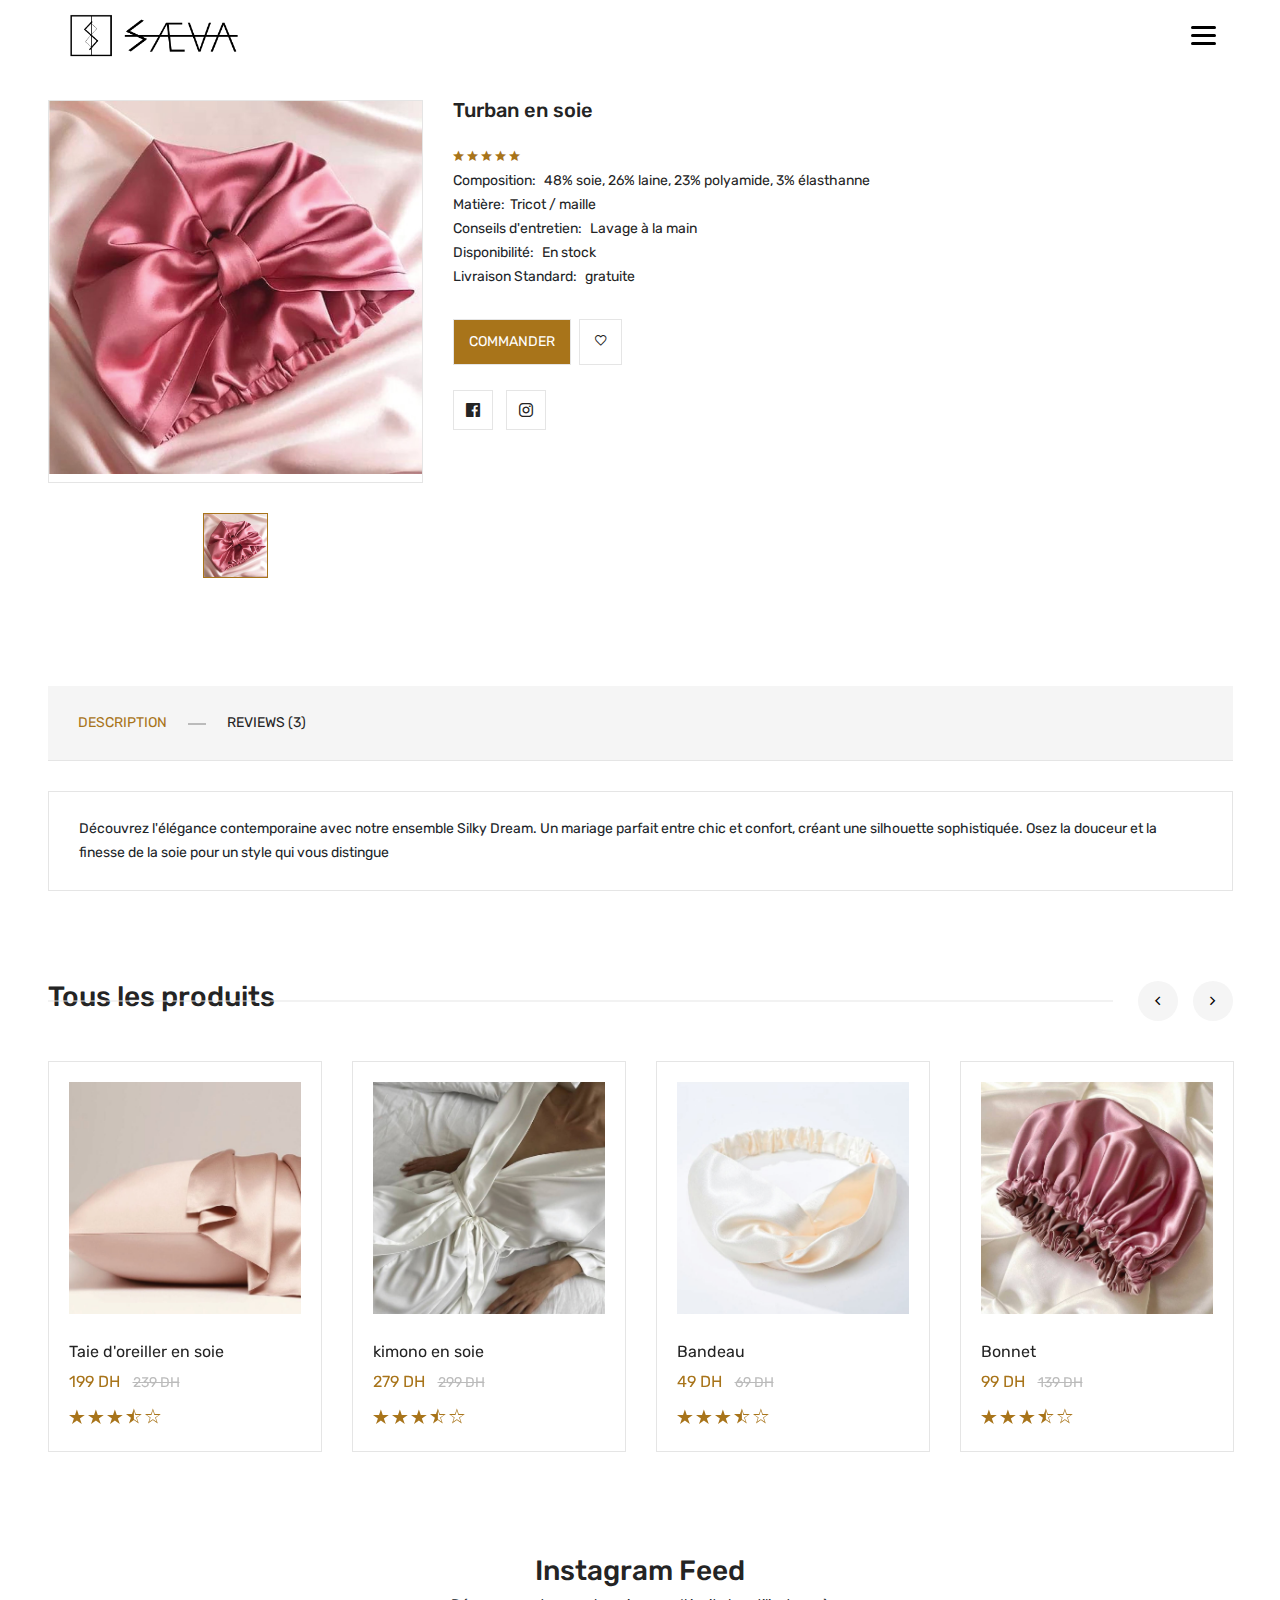
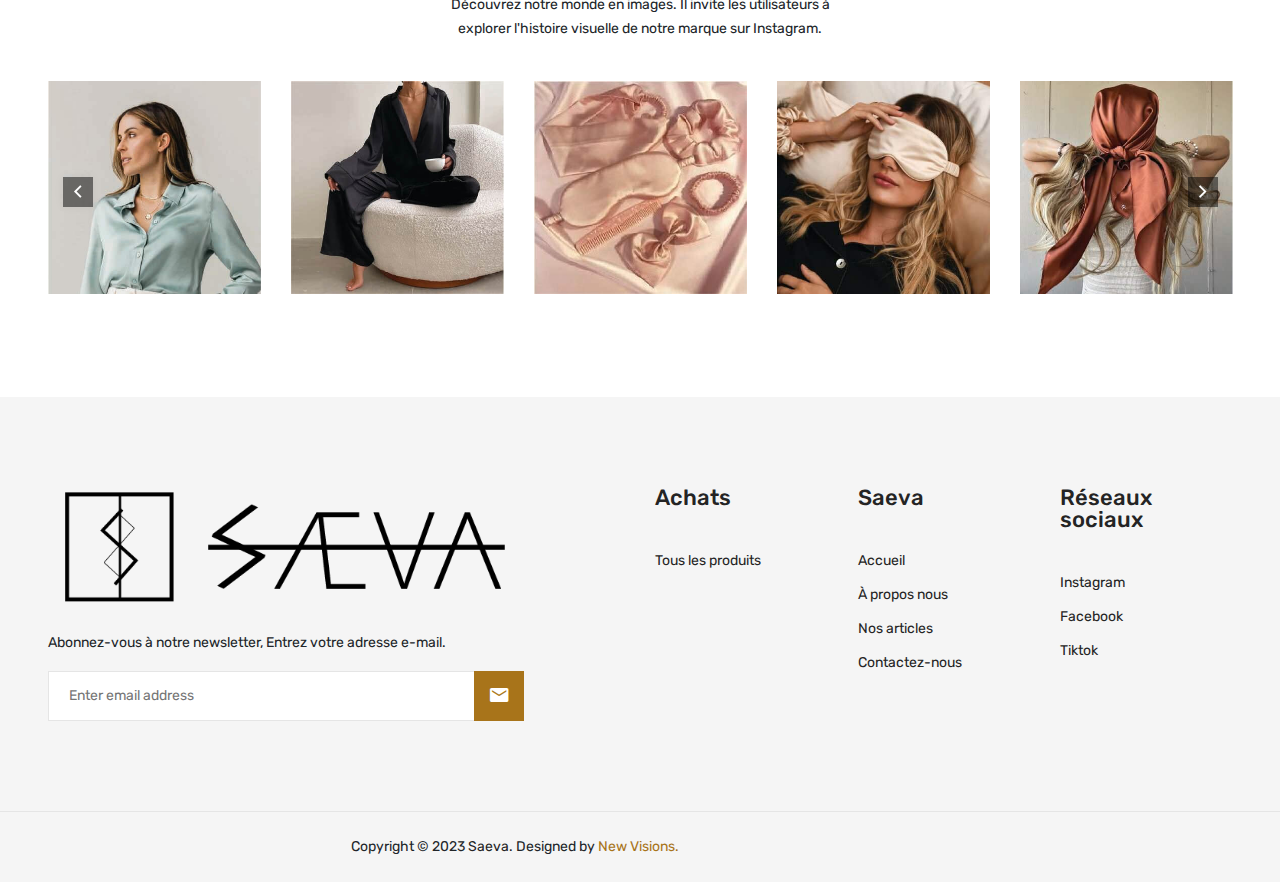
<file: turban.html>
<!doctype html>
<html class="no-js" lang="en">

<head>
    <meta charset="utf-8">
    <meta http-equiv="x-ua-compatible" content="ie=edge">
    <title>Turban en soie</title>
    <meta name="robots" content="noindex, follow" />
    <meta name="description"
        content="Kenne is a stunning html template for an expansion eCommerce site that suitable for any kind of fashion store. It will make your online store look more impressive and attractive to viewers. ">
    <meta name="viewport" content="width=device-width, initial-scale=1, shrink-to-fit=no">
    <!-- Favicon -->
    <link rel="shortcut icon" type="image/x-icon" href="assets/images/favicon.png">

    <!-- CSS
	============================================ -->

    <!-- Bootstrap CSS -->
    <link rel="stylesheet" href="assets/css/bootstrap.min.css">
    <!-- Fontawesome -->
    <link rel="stylesheet" href="assets/css/font-awesome.min.css">
    <!-- Fontawesome Star -->
    <link rel="stylesheet" href="assets/css/fontawesome-stars.min.css">
    <!-- Ion Icon -->
    <link rel="stylesheet" href="assets/css/ion-fonts.css">
    <!-- Slick CSS -->
    <link rel="stylesheet" href="assets/css/slick.css">
    <!-- Animation -->
    <link rel="stylesheet" href="assets/css/animate.min.css">
    <!-- jQuery Ui -->
    <link rel="stylesheet" href="assets/css/jquery-ui.min.css">
    <!-- Nice Select -->
    <link rel="stylesheet" href="assets/css/nice-select.css">
    <!-- Timecircles -->
    <link rel="stylesheet" href="assets/css/timecircles.css">

    <!-- Main Style CSS -->
    <link rel="stylesheet" href="assets/css/style.css">

</head>

<body class="template-color-1">

    <div class="main-wrapper">

        <!-- Begin Main Header Area Two -->
        <header>
            <nav class="navbar">
                <div class="logo">
                    <a href="#" class="logo"><img src="assets/images/menu/logo/1.png" alt=""></a>

                </div>
                <ul class="nav-menu">
                    <li class="nav-item">
                        <a href="index.html" class="nav-link">ACCUEIL</a>
                    </li>
                    <li class="nav-item">
                        <a href="about-us.html" class="nav-link">À PROPOS NOUS</a>
                    </li>
                    <li class="nav-item">
                        <a href="shop-fullwidth.html" class="nav-link">NOS ARTICLES</a>
                    </li>
                    <li class="nav-item">
                        <a href="contact-us.html" class="nav-link">CONTACTEZ-NOUS</a>
                    </li>
                </ul>
                <div class="hamburger">
                    <span class="bar"></span>
                    <span class="bar"></span>
                    <span class="bar"></span>
                </div>
            </nav>
            <script src="assets/js/index.js"></script>

        </header> <!-- Main Header Area End Here -->
        <!-- Main Header Area End Here Two -->

        <!-- Begin Kenne's Breadcrumb Area -->
        <!-- <div class="breadcrumb-area">
            <div class="container">
                <div class="breadcrumb-content">
                    <h2>Single Product Type</h2>
                    <ul>
                        <li><a href="index.html">Home</a></li>
                        <li class="active">Single Product</li>
                    </ul>
                </div>
            </div>
        </div> -->
        <!-- Kenne's Breadcrumb Area End Here -->

        <!-- Begin Kenne's Single Product Area -->
        <div class="sp-area">
            <div class="container">
                <div class="sp-nav">
                    <div class="row">
                        <div class="col-lg-4">
                            <div class="sp-img_area">
                                <div class="sp-img_slider slick-img-slider kenne-element-carousel" data-slick-options='{
                                "slidesToShow": 1,
                                "arrows": false,
                                "fade": true,
                                "draggable": false,
                                "swipe": false,
                                "asNavFor": ".sp-img_slider-nav"
                                }'>
                                    <div class="single-slide red zoom">
                                        <img src="assets/images/product/a-11.jpg" alt="Kenne's Product Image">
                                    </div>

                                </div>
                                <div class="sp-img_slider-nav slick-slider-nav kenne-element-carousel arrow-style-2 arrow-style-3"
                                    data-slick-options='{
                                "slidesToShow": 3,
                                "asNavFor": ".sp-img_slider",
                                "focusOnSelect": true,
                                "arrows" : true,
                                "spaceBetween": 30
                                }' data-slick-responsive='[
                                        {"breakpoint":1501, "settings": {"slidesToShow": 3}},
                                        {"breakpoint":1200, "settings": {"slidesToShow": 2}},
                                        {"breakpoint":992, "settings": {"slidesToShow": 4}},
                                        {"breakpoint":768, "settings": {"slidesToShow": 3}},
                                        {"breakpoint":575, "settings": {"slidesToShow": 2}}
                                    ]'>
                                    <div class="single-slide red">
                                        <img src="assets/images/product/a-11.jpg" alt="Kenne's Product Image">
                                    </div>
                                </div>
                            </div>
                        </div>
                        <div class="col-lg-8">
                            <div class="sp-content">
                                <div class="sp-heading">
                                    <h5><a href="pillow.html">Turban en soie
                                        </a></h5>
                                </div>
                                <div class="rating-box">
                                    <ul>
                                        <li><i class="ion-android-star"></i></li>
                                        <li><i class="ion-android-star"></i></li>
                                        <li><i class="ion-android-star"></i></li>
                                        <li class="silver-color"><i class="ion-android-star"></i></li>
                                        <li class="silver-color"><i class="ion-android-star"></i></li>
                                    </ul>
                                </div>
                                <div class="sp-essential_stuff">
                                    <ul>
                                        <li>Composition:<a href="javascript:void(0)"> 48% soie, 26% laine, 23%
                                                polyamide, 3% élasthanne</a></li>
                                        <li>Matière:<a href="javascript:void(0)">Tricot / maille</a></li>
                                        <li>Conseils d'entretien: <a href="javascript:void(0)">Lavage à la main</a></li>
                                        <li>Disponibilité: <a href="javascript:void(0)">En stock</a></li>
                                        <li>Livraison Standard: <a href="javascript:void(0)">gratuite</a></li>
                                    </ul>
                                </div>
                                <div class="qty-btn_area">
                                    <ul>
                                        <li><a class="qty-cart_btn" href="https://wa.link/i7zh0f">Commander</a></li>
                                        <li><a class="qty-wishlist_btn" href="wishlist.html" data-bs-toggle="tooltip"
                                                aria-label="Add To Wishlist" data-bs-original-title="Add To Wishlist"><i
                                                    class="ion-android-favorite-outline"></i></a>
                                        </li>
                                    </ul>
                                </div>


                                <div class="kenne-social_link">
                                    <ul>
                                        <li class="facebook">
                                            <a href="https://www.facebook.com" data-bs-toggle="tooltip" target="_blank"
                                                title="Facebook">
                                                <i class="fab fa-facebook"></i>
                                            </a>
                                        </li>
                                        <li class="instagram">
                                            <a href="https://rss.com" data-bs-toggle="tooltip" target="_blank"
                                                title="Instagram">
                                                <i class="fab fa-instagram"></i>
                                            </a>
                                        </li>
                                    </ul>
                                </div>
                            </div>
                        </div>
                    </div>
                </div>
            </div>
        </div>
        <!-- Kenne's Single Product Area End Here -->

        <!-- Begin Product Tab Area Two -->
        <div class="product-tab_area-2">
            <div class="container">
                <div class="row">
                    <div class="col-lg-12">
                        <div class="sp-product-tab_nav">
                            <div class="product-tab">
                                <ul class="nav product-menu">
                                    <li><a class="active" data-bs-toggle="tab"
                                            href="#description"><span>Description</span></a>
                                    </li>
                                    </li>
                                    <li><a data-bs-toggle="tab" href="#reviews"><span>Reviews (3)</span></a></li>
                                </ul>
                            </div>
                            <div class="tab-content uren-tab_content">
                                <div id="description" class="tab-pane active show" role="tabpanel">
                                    <div class="product-description">
                                        <ul>
                                            <li>
                                                <span>Découvrez l'élégance contemporaine avec notre ensemble Silky
                                                    Dream. Un mariage parfait entre chic et confort, créant une
                                                    silhouette sophistiquée. Osez la douceur et la finesse de la soie
                                                    pour un style qui vous distingue</span>
                                            </li>
                                        </ul>
                                    </div>
                                </div>
                                <div id="reviews" class="tab-pane" role="tabpanel">
                                    <div class="tab-pane active" id="tab-review">
                                        <form class="form-horizontal" id="form-review">
                                            <div id="review">
                                                <form class="form-horizontal" id="form-review-masque">
                                                    <div id="review-masque">
                                                        <form class="form-horizontal" id="form-review-scrunchies">
                                                            <div id="review-scrunchies">
                                                                <table class="table table-striped table-bordered">
                                                                    <tbody>
                                                                        <tr>
                                                                            <td class="text-right">18/04/23</td>
                                                                        </tr>
                                                                        <tr>
                                                                            <td colspan="2">
                                                                                <p>Les meilleurs scrunchies que j'ai
                                                                                    jamais eus! Ils tiennent bien et
                                                                                    sont si doux pour mes cheveux.</p>
                                                                                <div class="rating-box">
                                                                                    <ul>
                                                                                        <li><i
                                                                                                class="ion-android-star"></i>
                                                                                        </li>
                                                                                        <li><i
                                                                                                class="ion-android-star"></i>
                                                                                        </li>
                                                                                        <li><i
                                                                                                class="ion-android-star"></i>
                                                                                        </li>
                                                                                        <li><i
                                                                                                class="ion-android-star"></i>
                                                                                        </li>
                                                                                        <li><i
                                                                                                class="ion-android-star"></i>
                                                                                        </li>
                                                                                    </ul>
                                                                                </div>
                                                                            </td>
                                                                        </tr>
                                                                    </tbody>
                                                                    <tbody>
                                                                        <tr>
                                                                            <td class="text-right">07/03/23</td>
                                                                        </tr>
                                                                        <tr>
                                                                            <td colspan="2">
                                                                                <p>Ils sont beaux et ne laissent pas de
                                                                                    marque sur mes cheveux. Je les
                                                                                    recommande vivement!</p>
                                                                                <div class="rating-box">
                                                                                    <ul>
                                                                                        <li><i
                                                                                                class="ion-android-star"></i>
                                                                                        </li>
                                                                                        <li><i
                                                                                                class="ion-android-star"></i>
                                                                                        </li>
                                                                                        <li><i
                                                                                                class="ion-android-star"></i>
                                                                                        </li>
                                                                                        <li><i
                                                                                                class="ion-android-star"></i>
                                                                                        </li>
                                                                                        <li><i
                                                                                                class="ion-android-star"></i>
                                                                                        </li>
                                                                                    </ul>
                                                                                </div>
                                                                            </td>
                                                                        </tr>
                                                                    </tbody>
                                                                    <tbody>
                                                                        <tr>
                                                                            <td class="text-right">22/05/22</td>
                                                                        </tr>
                                                                        <tr>
                                                                            <td colspan="2">
                                                                                <p>Un accessoire indispensable pour moi
                                                                                    maintenant. Ils sont à la fois
                                                                                    pratiques et luxueux.</p>
                                                                                <div class="rating-box">
                                                                                    <ul>
                                                                                        <li><i
                                                                                                class="ion-android-star"></i>
                                                                                        </li>
                                                                                        <li><i
                                                                                                class="ion-android-star"></i>
                                                                                        </li>
                                                                                        <li><i
                                                                                                class="ion-android-star"></i>
                                                                                        </li>
                                                                                        <li><i
                                                                                                class="ion-android-star"></i>
                                                                                        </li>
                                                                                        <li><i
                                                                                                class="ion-android-star"></i>
                                                                                        </li>
                                                                                    </ul>
                                                                                </div>
                                                                            </td>
                                                                        </tr>
                                                                    </tbody>
                                                                </table>
                                                            </div>
                                                        </form>

                                                    </div>
                                                </form>
                                            </div>
                                    </div>
                                    </form>
                                </div>
                            </div>
                        </div>
                    </div>
                </div>
            </div>
        </div>
    </div>
    <!-- Product Tab Area Two End Here -->

    <div class="product-area ">
        <div class="container">
            <div class="row">
                <div class="col-lg-12">
                    <div class="section-title">
                        <a href="shop-fullwidth.html">
                            <h3>Tous les produits</h3>
                        </a>
                        <div class="product-arrow"></div>
                    </div>
                </div>
                <div class="col-lg-12">
                    <div class="kenne-element-carousel product-slider slider-nav" data-slick-options='{
                                "slidesToShow": 4,
                                "slidesToScroll": 1,
                                "infinite": false,
                                "arrows": true,
                                "dots": false,
                                "spaceBetween": 30,
                                "appendArrows": ".product-arrow"
                                }' data-slick-responsive='[
                                {"breakpoint":992, "settings": {
                                "slidesToShow": 3
                                }},
                                {"breakpoint":768, "settings": {
                                "slidesToShow": 2
                                }},
                                {"breakpoint":575, "settings": {
                                "slidesToShow": 1
                                }}
                            ]'>

                        <div class="product-item">
                            <div class="single-product">
                                <div class="product-img">
                                    <a href="pillow.html">
                                        <img class="primary-img" src="assets/images/product/a-05.jpg"
                                            alt="Kenne's Product Image">
                                    </a>
                                </div>
                                <div class="product-content">
                                    <div class="product-desc_info">
                                        <h3 class="product-name"><a href="single-product.html">Taie d'oreiller en
                                                soie</a>
                                        </h3>
                                        <div class="price-box">
                                            <span class="new-price">199 DH</span>
                                            <span class="old-price">239 DH</span>
                                        </div>
                                        <div class="rating-box">
                                            <ul>
                                                <li><i class="ion-ios-star"></i></li>
                                                <li><i class="ion-ios-star"></i></li>
                                                <li><i class="ion-ios-star"></i></li>
                                                <li class="silver-color"><i class="ion-ios-star-half"></i></li>
                                                <li class="silver-color"><i class="ion-ios-star-outline"></i></li>
                                            </ul>
                                        </div>
                                    </div>
                                </div>
                            </div>
                        </div>
                        <div class="product-item">
                            <div class="single-product">
                                <div class="product-img">
                                    <a href="kimono.html">
                                        <img class="primary-img" src="assets/images/product/a-09.jpg"
                                            alt="Kenne's Product Image">
                                    </a>
                                </div>
                                <div class="product-content">
                                    <div class="product-desc_info">
                                        <h3 class="product-name"><a href="single-product.html">kimono en soie</a>
                                        </h3>
                                        <div class="price-box">
                                            <span class="new-price">279 DH</span>
                                            <span class="old-price">299 DH</span>
                                        </div>
                                        <div class="rating-box">
                                            <ul>
                                                <li><i class="ion-ios-star"></i></li>
                                                <li><i class="ion-ios-star"></i></li>
                                                <li><i class="ion-ios-star"></i></li>
                                                <li class="silver-color"><i class="ion-ios-star-half"></i></li>
                                                <li class="silver-color"><i class="ion-ios-star-outline"></i></li>
                                            </ul>
                                        </div>
                                    </div>
                                </div>
                            </div>
                        </div>

                        <div class="product-item">
                            <div class="single-product">
                                <div class="product-img">
                                    <a href="bandeau.html">
                                        <img class="primary-img" src="assets/images/product/a-07.jpg"
                                            alt="Kenne's Product Image">

                                    </a>
                                </div>
                                <div class="product-content">
                                    <div class="product-desc_info">
                                        <h3 class="product-name"><a href="single-product.html">Bandeau</a>
                                        </h3>
                                        <div class="price-box">
                                            <span class="new-price">49 DH</span>
                                            <span class="old-price">69 DH</span>
                                        </div>
                                        <div class="rating-box">
                                            <ul>
                                                <li><i class="ion-ios-star"></i></li>
                                                <li><i class="ion-ios-star"></i></li>
                                                <li><i class="ion-ios-star"></i></li>
                                                <li class="silver-color"><i class="ion-ios-star-half"></i></li>
                                                <li class="silver-color"><i class="ion-ios-star-outline"></i></li>
                                            </ul>
                                        </div>
                                    </div>
                                </div>
                            </div>
                        </div>

                        <div class="product-item">
                            <div class="single-product">
                                <div class="product-img">
                                    <a href="bonnet.html">
                                        <img class="primary-img" src="assets/images/product/a-06.jpg"
                                            alt="Kenne's Product Image">
                                </div>
                                <div class="product-content">
                                    <div class="product-desc_info">
                                        <h3 class="product-name"><a href="single-product.html">Bonnet</a>
                                        </h3>
                                        <div class="price-box">
                                            <span class="new-price">99 DH</span>
                                            <span class="old-price">139 DH</span>
                                        </div>
                                        <div class="rating-box">
                                            <ul>
                                                <li><i class="ion-ios-star"></i></li>
                                                <li><i class="ion-ios-star"></i></li>
                                                <li><i class="ion-ios-star"></i></li>
                                                <li class="silver-color"><i class="ion-ios-star-half"></i></li>
                                                <li class="silver-color"><i class="ion-ios-star-outline"></i></li>
                                            </ul>
                                        </div>
                                    </div>
                                </div>
                            </div>
                        </div>
                        <div class="product-item">
                            <div class="single-product">
                                <div class="product-img">
                                    <a href="mask.html">
                                        <img class="primary-img" src="assets/images/product/a-08.jpg"
                                            alt="Kenne's Product Image">
                                    </a>
                                </div>
                                <div class="product-content">
                                    <div class="product-desc_info">
                                        <h3 class="product-name"><a href="single-product.html">Masque des yeux</a>
                                        </h3>
                                        <div class="price-box">
                                            <span class="new-price">49 DH</span>
                                            <span class="old-price">69 DH</span>
                                        </div>
                                        <div class="rating-box">
                                            <ul>
                                                <li><i class="ion-ios-star"></i></li>
                                                <li><i class="ion-ios-star"></i></li>
                                                <li><i class="ion-ios-star"></i></li>
                                                <li class="silver-color"><i class="ion-ios-star-half"></i></li>
                                                <li class="silver-color"><i class="ion-ios-star-outline"></i></li>
                                            </ul>
                                        </div>
                                    </div>
                                </div>
                            </div>
                        </div>
                        <div class="product-item">
                            <div class="single-product">
                                <div class="product-img">
                                    <a href="scrunchies.html">
                                        <img class="primary-img" src="assets/images/product/a-01.jpg"
                                            alt="Kenne's Product Imag-e">
                                    </a>
                                </div>
                                <div class="product-content">
                                    <div class="product-desc_info">
                                        <h3 class="product-name"><a href="single-product.html">Scrunchies</a>
                                        </h3>
                                        <div class="price-box">
                                            <span class="new-price">35 DH</span>
                                            <span class="old-price">55 DH</span>
                                        </div>
                                        <div class="rating-box">
                                            <ul>
                                                <li><i class="ion-ios-star"></i></li>
                                                <li><i class="ion-ios-star"></i></li>
                                                <li><i class="ion-ios-star"></i></li>
                                                <li class="silver-color"><i class="ion-ios-star-half"></i></li>
                                                <li class="silver-color"><i class="ion-ios-star-outline"></i></li>
                                            </ul>
                                        </div>
                                    </div>
                                </div>
                            </div>
                        </div>


                        <div class="product-item">
                            <div class="single-product">
                                <div class="product-img">
                                    <a href="foulard.html">
                                        <img class="primary-img" src="assets/images/product/a-03.jpg"
                                            alt="Kenne's Product Image">
                                    </a>
                                </div>
                                <div class="product-content">
                                    <div class="product-desc_info">
                                        <h3 class="product-name"><a href="single-product.html">foulard en soie</a>
                                        </h3>
                                        <div class="price-box">
                                            <span class="new-price">59 DH</span>
                                            <span class="old-price">75 DH</span>
                                        </div>
                                        <div class="rating-box">
                                            <ul>
                                                <li><i class="ion-ios-star"></i></li>
                                                <li><i class="ion-ios-star"></i></li>
                                                <li><i class="ion-ios-star"></i></li>
                                                <li class="silver-color"><i class="ion-ios-star-half"></i></li>
                                                <li class="silver-color"><i class="ion-ios-star-outline"></i></li>
                                            </ul>
                                        </div>
                                    </div>
                                </div>
                            </div>
                        </div>


                        <div class="product-item">
                            <div class="single-product">
                                <div class="product-img">
                                    <a href="robe.html">
                                        <img class="primary-img" src="assets/images/product/a-04.jpg"
                                            alt="Kenne's Product Image">
                                    </a>
                                </div>
                                <div class="product-content">
                                    <div class="product-desc_info">
                                        <h3 class="product-name"><a href="single-product.html">Robe en soie</a>
                                        </h3>
                                        <div class="price-box">
                                            <span class="new-price">120 DH</span>
                                            <span class="old-price">150 DH</span>
                                        </div>
                                        <div class="rating-box">
                                            <ul>
                                                <li><i class="ion-ios-star"></i></li>
                                                <li><i class="ion-ios-star"></i></li>
                                                <li><i class="ion-ios-star"></i></li>
                                                <li class="silver-color"><i class="ion-ios-star-half"></i></li>
                                                <li class="silver-color"><i class="ion-ios-star-outline"></i></li>
                                            </ul>
                                        </div>
                                    </div>
                                </div>
                            </div>
                        </div>
                    </div>
                </div>
            </div>
        </div>
    </div> <!-- Brand Area End Here -->

    <!-- Begin Kenne's Footer Area -->
    <div class="kenne-instagram_area">
        <div class="container">
            <div class="row">
                <div class="col-lg-12">
                    <div class="kenne-section_area">
                        <h3>Instagram Feed</h3>
                        <p> Découvrez notre monde en images. Il invite les utilisateurs à explorer l'histoire
                            visuelle de notre marque sur Instagram.</p>
                    </div>
                </div>
                <div class="col-lg-12">
                    <div class="kenne-element-carousel instagram-slider arrow-style arrow-style-3" data-slick-options='{
                    "slidesToShow": 5,
                    "slidesToScroll": 1,
                    "infinite": false,
                    "arrows": true,
                    "dots": false,
                    "spaceBetween": 30
                    }' data-slick-responsive='[
                    {"breakpoint":1200, "settings": {
                    "slidesToShow": 5
                    }},
                    {"breakpoint":992, "settings": {
                    "slidesToShow": 4
                    }},
                    {"breakpoint":768, "settings": {
                    "slidesToShow": 3
                    }},
                    {"breakpoint":576, "settings": {
                    "slidesToShow": 2
                    }},
                    {"breakpoint":480, "settings": {
                    "slidesToShow": 1
                    }}
                ]'>

                        <div class="single-item img-hover_effect">
                            <div class="instagram-img">
                                <a href="javascript:void(0)">
                                    <img src="assets/images/instagram/1.jpg" alt="Kenne's Instagram Image">
                                </a>
                            </div>
                        </div>
                        <div class="single-item img-hover_effect">
                            <div class="instagram-img">
                                <a href="javascript:void(0)">
                                    <img src="assets/images/instagram/2.jpg" alt="Kenne's Instagram Image">
                                </a>
                            </div>
                        </div>
                        <div class="single-item img-hover_effect">
                            <div class="instagram-img">
                                <a href="javascript:void(0)">
                                    <img src="assets/images/instagram/3.jpg" alt="Kenne's Instagram Image">
                                </a>
                            </div>
                        </div>
                        <div class="single-item img-hover_effect">
                            <div class="instagram-img">
                                <a href="javascript:void(0)">
                                    <img src="assets/images/instagram/4.jpg" alt="Kenne's Instagram Image">
                                </a>
                            </div>
                        </div>
                        <div class="single-item img-hover_effect">
                            <div class="instagram-img">
                                <a href="javascript:void(0)">
                                    <img src="assets/images/instagram/5.jpg" alt="Kenne's Instagram Image">
                                </a>
                            </div>
                        </div>
                        <div class="single-item img-hover_effect">
                            <div class="instagram-img">
                                <a href="javascript:void(0)">
                                    <img src="assets/images/instagram/6.jpg" alt="Kenne's Instagram Image">
                                </a>
                            </div>
                        </div>
                        <div class="single-item img-hover_effect">
                            <div class="instagram-img">
                                <a href="javascript:void(0)">
                                    <img src="assets/images/instagram/1.jpg" alt="Kenne's Instagram Image">
                                </a>
                            </div>
                        </div>
                        <div class="single-item img-hover_effect">
                            <div class="instagram-img">
                                <a href="javascript:void(0)">
                                    <img src="assets/images/instagram/2.jpg" alt="Kenne's Instagram Image">
                                </a>
                            </div>
                        </div>
                        <div class="single-item img-hover_effect">
                            <div class="instagram-img">
                                <a href="javascript:void(0)">
                                    <img src="assets/images/instagram/3.jpg" alt="Kenne's Instagram Image">
                                </a>
                            </div>
                        </div>

                    </div>
                </div>
            </div>
        </div>
    </div>
    <!-- Kenne's Instagram Area End Here -->
    <!-- Begin Kenne's Footer Area -->
    <div class="kenne-footer_area bg-smoke_color">
        <div class="footer-top_area">
            <div class="container">
                <div class="row">
                    <div class="col-lg-5">
                        <div class="newsletter-area">
                            <div class="newsletter-logo">
                                <a href="javascript:void(0)">
                                    <img src="assets/images/footer/logo/1.png" alt="Logo">
                                </a>
                            </div>
                            <p class="short-desc">Abonnez-vous à notre newsletter, Entrez votre adresse e-mail.</p>
                            <div class="newsletter-form_wrap">
                                <form
                                    action="https://devitems.us11.list-manage.com/subscribe/post?u=6bbb9b6f5827bd842d9640c82&amp;id=05d85f18ef"
                                    method="post" id="mc-embedded-subscribe-form" name="mc-embedded-subscribe-form"
                                    class="newsletters-form validate" target="_blank" novalidate>
                                    <div id="mc_embed_signup_scroll">
                                        <div id="mc-form" class="mc-form subscribe-form">
                                            <input id="mc-email" class="newsletter-input" type="email"
                                                autocomplete="off" placeholder="Enter email address" />
                                            <button class="newsletter-btn" id="mc-submit"><i
                                                    class="ion-android-mail"></i></button>
                                        </div>
                                    </div>
                                </form>
                            </div>
                        </div>
                    </div>
                    <div class="col-lg-6 offset-lg-1">
                        <div class="row footer-widgets_wrap">
                            <div class="col-lg-4 col-md-4 col-sm-4">
                                <div class="footer-widgets_title">
                                    <h4>Achats</h4>
                                </div>
                                <div class="footer-widgets">
                                    <ul>
                                        <li><a href="shop-fullwidth.html">Tous les produits</a></li>
                                    </ul>
                                </div>
                            </div>
                            <div class="col-lg-4 col-md-4 col-sm-4">
                                <div class="footer-widgets_title">
                                    <h4>Saeva</h4>
                                </div>
                                <div class="footer-widgets">
                                    <ul>
                                        <li> <a href="index.html">Accueil</a></li>
                                        <li> <a href="about-us.html">À propos nous</a></li>
                                        <li> <a href="shop-fullwidth.html">Nos articles</a></li>
                                        <li> <a href="contact-us.html">Contactez-nous</a></li>
                                    </ul>
                                </div>
                            </div>
                            <div class="col-lg-4 col-md-4 col-sm-4">
                                <div class="footer-widgets_title">
                                    <h4>Réseaux sociaux</h4>
                                </div>
                                <div class="footer-widgets">
                                    <ul>
                                        <li><a href="javascript:void(0)">Instagram</a></li>
                                        <li><a href="javascript:void(0)">Facebook</a></li>
                                        <li><a href="javascript:void(0)">Tiktok</a></li>
                                    </ul>
                                </div>
                            </div>
                        </div>
                    </div>
                </div>
            </div>
        </div>
        <div class="footer-bottom_area">
            <div class="container">
                <div class="row align-items-center">
                    <div class="col-md-6">
                        <div class="copyright">
                            <span>Copyright &copy; 2023 <a href="index.html">Saeva.</a> Designed by <a
                                    style="color: #A8741A;" href="www.newvisions.agency">New Visions.</a> </span>
                        </div>
                    </div>
                </div>
            </div>
        </div>
    </div>
    <!-- Kenne's Modal Area End Here -->
    <!-- Scroll To Top Start -->
    <a class="scroll-to-top" href=""><i class="ion-chevron-up"></i></a>
    <!-- Scroll To Top End -->

    </div>

    <!-- JS
============================================ -->

    <!-- jQuery JS -->
    <script src="assets/js/vendor/jquery-3.6.0.min.js"></script>
    <script src="assets/js/vendor/jquery-migrate-3.3.2.min.js"></script>
    <!-- Modernizer JS -->
    <script src="assets/js/vendor/modernizr-3.11.2.min.js"></script>
    <!-- Bootstrap JS -->
    <script src="assets/js/vendor/bootstrap.bundle.min.js"></script>

    <!-- Slick Slider JS -->
    <script src="assets/js/plugins/slick.min.js"></script>
    <!-- Barrating JS -->
    <script src="assets/js/plugins/jquery.barrating.min.js"></script>
    <!-- Counterup JS -->
    <script src="assets/js/plugins/jquery.counterup.js"></script>
    <!-- Nice Select JS -->
    <script src="assets/js/plugins/jquery.nice-select.js"></script>
    <!-- Sticky Sidebar JS -->
    <script src="assets/js/plugins/jquery.sticky-sidebar.js"></script>
    <!-- Jquery-ui JS -->
    <script src="assets/js/plugins/jquery-ui.min.js"></script>
    <script src="assets/js/plugins/jquery.ui.touch-punch.min.js"></script>
    <!-- Theia Sticky Sidebar JS -->
    <script src="assets/js/plugins/theia-sticky-sidebar.min.js"></script>
    <!-- Waypoints JS -->
    <script src="assets/js/plugins/waypoints.min.js"></script>
    <!-- jQuery Zoom JS -->
    <script src="assets/js/plugins/jquery.zoom.min.js"></script>
    <!-- Timecircles JS -->
    <script src="assets/js/plugins/timecircles.js"></script>

    <!-- Main JS -->
    <script src="assets/js/main.js"></script>

</body>

</html>
</file>
<file: assets/css/nice-select.css>
.nice-select {
	-webkit-tap-highlight-color: transparent;
	background-color: #fff;
	border-radius: 5px;
	border: solid 1px #e8e8e8;
	box-sizing: border-box;
	clear: both;
	cursor: pointer;
	display: block;
	float: left;
	font-family: inherit;
	font-size: 14px;
	font-weight: normal;
	height: 42px;
	line-height: 40px;
	outline: none;
	padding-left: 18px;
	padding-right: 30px;
	position: relative;
	text-align: left !important;
	-webkit-transition: all 0.2s ease-in-out;
	transition: all 0.2s ease-in-out;
	-webkit-user-select: none;
	-moz-user-select: none;
	-ms-user-select: none;
	user-select: none;
	white-space: nowrap;
	width: auto;
}
.nice-select:hover {
	border-color: #dbdbdb;
}
.nice-select:active,
.nice-select.open,
.nice-select:focus {
	border-color: #999;
}
.nice-select:after {
	border-bottom: 2px solid #999;
	border-right: 2px solid #999;
	content: '';
	display: block;
	height: 5px;
	margin-top: -4px;
	pointer-events: none;
	position: absolute;
	right: 12px;
	top: 50%;
	-webkit-transform-origin: 66% 66%;
	-ms-transform-origin: 66% 66%;
	transform-origin: 66% 66%;
	-webkit-transform: rotate(45deg);
	-ms-transform: rotate(45deg);
	transform: rotate(45deg);
	-webkit-transition: all 0.15s ease-in-out;
	transition: all 0.15s ease-in-out;
	width: 5px;
}
.nice-select.open:after {
	-webkit-transform: rotate(-135deg);
	-ms-transform: rotate(-135deg);
	transform: rotate(-135deg);
}
.nice-select.open .list {
	opacity: 1;
	pointer-events: auto;
	-webkit-transform: scale(1) translateY(0);
	-ms-transform: scale(1) translateY(0);
	transform: scale(1) translateY(0);
}
.nice-select.disabled {
	border-color: #ededed;
	color: #999;
	pointer-events: none;
}
.nice-select.disabled:after {
	border-color: #cccccc;
}
.nice-select.wide {
	width: 100%;
}
.nice-select.wide .list {
	left: 0 !important;
	right: 0 !important;
}
.nice-select.right {
	float: right;
}
.nice-select.right .list {
	left: auto;
	right: 0;
}
.nice-select.small {
	font-size: 12px;
	height: 36px;
	line-height: 34px;
}
.nice-select.small:after {
	height: 4px;
	width: 4px;
}
.nice-select.small .option {
	line-height: 34px;
	min-height: 34px;
}
.nice-select .list {
	background-color: #fff;
	border-radius: 5px;
	box-shadow: 0 0 0 1px rgba(68, 68, 68, 0.11);
	box-sizing: border-box;
	margin-top: 4px;
	opacity: 0;
	overflow: hidden;
	padding: 0;
	pointer-events: none;
	position: absolute;
	top: 100%;
	left: 0;
	-webkit-transform-origin: 50% 0;
	-ms-transform-origin: 50% 0;
	transform-origin: 50% 0;
	-webkit-transform: scale(0.75) translateY(-21px);
	-ms-transform: scale(0.75) translateY(-21px);
	transform: scale(0.75) translateY(-21px);
	-webkit-transition: all 0.2s cubic-bezier(0.5, 0, 0, 1.25), opacity 0.15s ease-out;
	transition: all 0.2s cubic-bezier(0.5, 0, 0, 1.25), opacity 0.15s ease-out;
	z-index: 9;
}
.nice-select .list:hover .option:not(:hover) {
	background-color: transparent !important;
}
.nice-select .option {
	cursor: pointer;
	font-weight: 400;
	line-height: 40px;
	list-style: none;
	min-height: 40px;
	outline: none;
	padding-left: 18px;
	padding-right: 29px;
	text-align: left;
	-webkit-transition: all 0.2s;
	transition: all 0.2s;
}
.nice-select .option:hover,
.nice-select .option.focus,
.nice-select .option.selected.focus {
	background-color: #f6f6f6;
}
.nice-select .option.selected {
	font-weight: bold;
}
.nice-select .option.disabled {
	background-color: transparent;
	color: #999;
	cursor: default;
}

.no-csspointerevents .nice-select .list {
	display: none;
}

.no-csspointerevents .nice-select.open .list {
	display: block;
}
</file>
<file: assets/css/timecircles.css>
/**
 *	This element is created inside your target element
 *	It is used so that your own element will not need to be altered
 **/
 .time_circles {
    position: relative;
    width: 100%;
    height: 100%;
}

/**
 *	This is all the elements used to house all text used
 * in time circles
 **/
.time_circles > div {
    position: absolute;
    text-align: center;
}

/**
 *	Titles (Days, Hours, etc)
 **/
.time_circles > div > h4 {
    margin: 0px;
    padding: 0px;
    text-align: center;
    text-transform: uppercase;
    font-family: 'Century Gothic', Arial;
}

/**
 *	Time numbers, ie: 12
 **/
.time_circles > div > span {
    display: block;
    width: 100%;
    text-align: center;
    font-family: 'Century Gothic', Arial;
    font-size: 300%;
    margin-top: 0.4em;
    font-weight: bold;
}
</file>
<file: assets/css/style.css>
/******************************

INDEX:

    00 - Base - Typography
    01 - Base - Variables
    02 - Base - Mixins

    03 - Utilities - Helper
    04 - Utilities - Color

    10 - Components - Navigation
    11 - Components - Slider
    12 - Components - Button
    13 - Components - Banner
    14 - Components - Product
    15 - Components - Product Tab
    16 - Components - Brand
    17 - Components - Form
    18 - Components - Social Link
    19 - Components - Animation
    20 - Components - Breadcrumb
    21 - Components - Modal
    22 - Components - Instagram
    23 - Components - Service

    25 - Section - Header
    26 - Section - Footer

    29 - Pages - Blog
    30 - Pages - Shop
    31 - Pages - Single Product
    32 - Pages - About Us
    33 - Pages - Cart
    34 - Pages - Checkout
    35 - Pages - Compare
    36 - Pages - FAQ
    37 - Pages - Wishlist
    38 - Pages - My Account
    39 - Pages - Login | Register
    40 - Pages - Contact
    41 - Pages - 404
    42 - Pages - About Us

******************************/
/*

    Primary Color:     #df2121;
    Text Color:        #242424;
    Border Color:      #e5e5e5;

*/
@import url("https://fonts.googleapis.com/css?family=Prata|Rubik:300,300i,400,400i,500,500i,700,700i,900,900i&display=swap");

/*----------------------------------------*/
/*  00 - Base - Typography
/*----------------------------------------*/
body {
  font-family: 'Rubik', sans-serif;
  font-size: 14px;
  line-height: 24px;
  font-weight: 400;
}

h1,
h2,
h3,
h4,
h5,
h6 {
  font-family: 'Rubik', sans-serif;
  color: #242424;
  font-weight: 500;
  line-height: 1;
}

input[type=number]::-webkit-inner-spin-button,
input[type=number]::-webkit-outer-spin-button {
  -webkit-appearance: none;
  margin: 0;
}

input[type=number] {
  -moz-appearance: textfield;
}

ul {
  margin: 0;
  padding: 0;
  list-style: none;
}

img {
  max-width: 100%;
}

.img-full {
  width: 100%;
  height: 100%;
  overflow: hidden;
  display: block;
}

a,
a:hover,
a:focus,
a:active,
button,
button:focus,
.btn,
.btn:focus,
input,
input:focus,
select,
textarea {
  text-decoration: none;
  outline: 0;
}

label {
  margin-bottom: 0.5rem;
}

button,
.btn {
  cursor: pointer;
  border: 0;
  padding: 0;
  background: transparent;
}

.overflow-hidden {
  overflow: hidden;
}

/*----------------------------------------*/
/*  03 - Utilities - Helper
/*----------------------------------------*/
/* ---Kenne's Container--- */
@media (min-width: 1200px) {
  .container {
    max-width: 1200px;

  }
}

@media (min-width: 992px) {
  .container {
    --bs-gutter-x: 15px;
  }
}

.row:not([class*="g-0"]) {
  --bs-gutter-x: 30px;
  display: flex;
  justify-content: center;
}

/* ---Kenne's Custom Column--- */
@media (max-width: 479px) {
  .custom-xxs-col {
    -webkit-box-flex: 0;
    -webkit-flex: 0 0 100%;
    -ms-flex: 0 0 100%;
    flex: 0 0 100%;
    max-width: 100%;
  }
}

/* ----Home Boxed Layout--- */
.boxed-layout {
  display: block;
  margin: 60px auto;
  width: 1290px;
}

@media only screen and (min-width: 1200px) and (max-width: 1500px) {
  .boxed-layout {
    width: 1170px;
  }
}

@media only screen and (min-width: 992px) and (max-width: 1199px) {
  .boxed-layout {
    width: 970px;
    margin: 40px auto;
  }
}

@media only screen and (min-width: 768px) and (max-width: 991px) {
  .boxed-layout {
    width: 730px;
    margin: 40px auto;
  }
}

@media (max-width: 767px) {
  .boxed-layout {
    width: 480px;
    margin: 30px auto;
  }
}

@media (max-width: 479px) {
  .boxed-layout {
    width: 100%;
    margin: 20px auto;
  }
}

/* ---Kenne's Preloader---*/
.loading {
  position: fixed;
  top: 0;
  left: 0;
  height: 100%;
  width: 100%;
  background-color: #000000;
  z-index: 9999999999999;
}

.loading .middle {
  position: absolute;
  top: 50%;
  width: 100%;
}

.loading .middle .loader {
  display: inline-block;
  width: 30px;
  height: 30px;
  position: absolute;
  z-index: 3;
  top: 50%;
  -webkit-animation: loader 2s infinite ease;
  animation: loader 2s infinite ease;
}

.loading .middle .loader-inner {
  vertical-align: top;
  display: inline-block;
  width: 100%;
  -webkit-animation: loader-inner 2s infinite ease-in;
  animation: loader-inner 2s infinite ease-in;
}

@-webkit-keyframes loader {
  0% {
    -webkit-transform: rotate(0deg);
    transform: rotate(0deg);
  }

  25% {
    -webkit-transform: rotate(180deg);
    transform: rotate(180deg);
  }

  50% {
    -webkit-transform: rotate(180deg);
    transform: rotate(180deg);
  }

  75% {
    -webkit-transform: rotate(360deg);
    transform: rotate(360deg);
  }

  100% {
    -webkit-transform: rotate(360deg);
    transform: rotate(360deg);
  }
}

@keyframes loader {
  0% {
    -webkit-transform: rotate(0deg);
    transform: rotate(0deg);
  }

  25% {
    -webkit-transform: rotate(180deg);
    transform: rotate(180deg);
  }

  50% {
    -webkit-transform: rotate(180deg);
    transform: rotate(180deg);
  }

  75% {
    -webkit-transform: rotate(360deg);
    transform: rotate(360deg);
  }

  100% {
    -webkit-transform: rotate(360deg);
    transform: rotate(360deg);
  }
}

@-webkit-keyframes loader-inner {
  0% {
    height: 0%;
  }

  25% {
    height: 0%;
  }

  50% {
    height: 100%;
  }

  75% {
    height: 100%;
  }

  100% {
    height: 0%;
  }
}

@keyframes loader-inner {
  0% {
    height: 0%;
  }

  25% {
    height: 0%;
  }

  50% {
    height: 100%;
  }

  75% {
    height: 100%;
  }

  100% {
    height: 0%;
  }
}

/* ---Base Transition--- */
a,
button,
i,
.tab-content .tab-pane.active,
.scroll-to-top i,
.quantity .cart-plus-minus>.qtybutton,
.price-filter .ui-slider-range,
.price-filter .ui-slider-handle,
.price-filter .price-slider-amount .label-input .filter-btn,
.global-overlay,
.template-color-1 .modal-body button span,
.template-color-1 .footer-widgets>ul>li>a,
.template-color-2 .modal-body button span,
.template-color-2 .footer-widgets>ul>li>a,
.template-color-3 .modal-body button span,
.template-color-3 .footer-widgets>ul>li>a,
.template-color-4 .modal-body button span,
.template-color-4 .footer-widgets>ul>li>a,
.template-color-5 .modal-body button span,
.template-color-5 .footer-widgets>ul>li>a,
.template-color-6 .modal-body button span,
.template-color-6 .footer-widgets>ul>li>a,
.template-color-7 .modal-body button span,
.template-color-7 .footer-widgets>ul>li>a,
.template-color-8 .modal-body button span,
.template-color-8 .footer-widgets>ul>li>a,
.template-color-9 .modal-body button span,
.template-color-9 .footer-widgets>ul>li>a,
.template-color-10 .modal-body button span,
.template-color-10 .footer-widgets>ul>li>a,
.arrow-style-4 .slick-arrow,
.btn-close,
.btn-close>i,
.offcanvas-navigation .mobile-menu li>.menu-expand,
.offcanvas-menu_wrapper .offcanvas-menu-inner,
.offcanvas-minicart_wrapper .offcanvas-menu-inner .minicart-content .minicart-list>li.minicart-product .product-item_img,
.kenne-btn,
.kenne-banner_area-4:before,
.product-item .single-product,
.product-item .single-product .product-img>a .secondary-img,
.product-item .single-product .product-img .add-actions,
.list-product_area .list-product_slider .product-item .single-product .product-content .add-actions,
.newsletter-form_wrap .subscribe-form .newsletter-btn,
.modal-wrapper.modal,
.modal-wrapper .modal-dialog .modal-content .modal-body .close,
.modal-wrapper .modal-dialog .modal-content .modal-body .modal-inner-area .sp-img_slider-nav .slick-slide img,
.modal-wrapper .modal-dialog .modal-content .modal-body .modal-inner-area .sp-content .kenne-social_btn>ul>li,
.modal-wrapper .modal-dialog .modal-content .modal-body .modal-inner-area .sp-content .kenne-social_btn>ul>li .dropdown,
.modal-wrapper .modal-dialog .modal-content .modal-body .modal-inner-area .sp-content .kenne-social_btn>ul>li .dropdown>li,
.main-nav>ul>li .kenne-dropdown,
.main-nav>ul>li .kenne-dropdown>li,
.main-nav>ul>li.megamenu-holder .kenne-megamenu,
.main-nav>ul>li.megamenu-holder>ul>li>ul>li,
.blog-details_area .kenne-tag-line a,
.kenne-content_wrapper .kenne-sidebar-catagories_area .kenne-sidebar_categories .sidebar-categories_menu ul li>ul li,
.kenne-content_wrapper .kenne-sidebar-catagories_area .kenne-sidebar_categories .sidebar-categories_menu ul li>a>i,
.kenne-content_wrapper .shop-product-wrap.listview>[class*="col-"] .list-product_item .single-product,
.kenne-content_wrapper .shop-product-wrap>[class*="col-"],
.error-content_wrapper .error-area .error .btn,
.contact-main-page .contact-form-content .contact-form .form-group .kenne-contact-form_btn,
.myaccount-tab-content,
.login-form .check-box input[type="checkbox"]+label:before,
.login-form .check-box input[type="checkbox"]+label:after,
.kenne-login_btn,
.kenne-register_btn,
.coupon-all .coupon input.button,
.coupon-all .coupon2 input.button,
.cart-page-total a,
.table-content table td.kenne-cart_btn a,
.coupon-accordion span,
.coupon-accordion .coupon-content .coupon-info p.form-row input[type="submit"],
.order-button-payment input,
.sp-area .sp-nav .sp-img_slider-nav .slick-slide img,
.sp-area .sp-nav .sp-content .qty-btn_area>ul li>a,
.sp-slider_area .sp-nav .sp-slider .product-item .single-product .product-img>a .secondary-img,
.sp-gallery_area .sp-nav .sp-gallery .lg-image,
.compare-table .table tbody tr,
.about-us-area .overview-content>h2:before {
  -webkit-transition: all 0.3s ease-in;
  -o-transition: all 0.3s ease-in;
  transition: all 0.3s ease-in;
}

/* ---Section Title--- */
.section-title {
  position: relative;
  margin-bottom: 30px;
  display: -webkit-box;
  display: -webkit-flex;
  display: -ms-flexbox;
  display: flex;
  -webkit-box-pack: justify;
  -webkit-justify-content: space-between;
  -ms-flex-pack: justify;
  justify-content: space-between;
  -webkit-box-align: center;
  -webkit-align-items: center;
  -ms-flex-align: center;
  align-items: center;
}

.section-title:before {
  background-color: #e5e5e5;
  content: "";
  height: 1px;
  left: 0;
  position: absolute;
  width: 100%;
  top: 50%;
  -webkit-transform: translateY(-50%);
  -ms-transform: translateY(-50%);
  transform: translateY(-50%);
  z-index: 1;
}

.section-title>h3 {
  background-color: #ffffff;
  display: inline-block;
  padding-right: 25px;
  margin-bottom: 0;
  z-index: 1;
}

@media (max-width: 767px) {
  .section-title>h3 {
    font-size: 20px;
  }
}

/* ---Product Sticker---*/
.sticker,
.sticker-2 {
  color: #ffffff;
  position: absolute;
  top: 0;
  left: 0;
  padding: 0 10px;
  height: 25px;
  line-height: 26px;
  font-size: 11px;
  text-align: center;
  text-transform: uppercase;
  cursor: text;
}

.sticker:before,
.sticker-2:before {
  -webkit-border-image: none;
  -o-border-image: none;
  border-image: none;
  border-style: solid;
  border-width: 6px;
  content: "";
  margin-top: -6px;
  position: absolute;
  right: -11px;
  top: 50%;
}

.sticker.sticker-2,
.sticker-2.sticker-2 {
  background-color: #242424;
  left: auto;
  right: 0;
}

.sticker.sticker-2:before,
.sticker-2.sticker-2:before {
  border-color: transparent #242424 transparent transparent;
  right: auto;
  left: -11px;
}

/* ---Tooltip--- */
.tooltip {
  z-index: 10;
}

.tooltip-inner {
  padding: 0 10px;
  height: 25px;
  line-height: 25px;
  color: #ffffff;
  text-align: center;
  border-radius: .25rem;
  font-size: 10px;
}

.tooltip.bs-tooltip-auto[x-placement^=top] .arrow::before,
.tooltip.bs-tooltip-top .arrow::before {
  content: "";
  border-width: 5px 5px 0;
}

/* ---Spacing Between Slide Item---*/
.slick-gutter-30 .slick-list {
  margin: -15px;
}

.slick-gutter-30 .slick-list .slick-slide {
  padding: 15px;
}

/* ---Slick Disabled Cursor Point--- */
.slick-disabled {
  cursor: not-allowed !important;
}

/* ---Tab Content & Pane Fix--- */
.tab-content {
  width: 100%;
}

.tab-content .tab-pane {
  display: block;
  height: 0;
  max-width: 100%;
  visibility: hidden;
  overflow: hidden;
  opacity: 0;
}

.tab-content .tab-pane.active {
  height: auto;
  visibility: visible;
  opacity: 1;
  overflow: visible;
}

/*-- Scroll To Top --*/
.scroll-to-top {
  background-color: #242424;
  color: #ffffff;
  position: fixed;
  right: 50px;
  bottom: 50px;
  width: 50px;
  height: 50px;
  line-height: 50px;
  border-radius: 100%;
  z-index: 999;
  font-size: 20px;
  overflow: hidden;
  display: block;
  text-align: center;
  opacity: 0;
  visibility: hidden;
  -webkit-animation: kenSlideInDown 1s normal;
  animation: kenSlideInDown 1s normal;
  -webkit-transition: all 300ms ease;
  -o-transition: all 300ms ease;
  transition: all 300ms ease;
}

.scroll-to-top.show {
  opacity: 1;
  visibility: visible;
  -webkit-animation: kenSlideInUp 1s normal;
  animation: kenSlideInUp 1s normal;
}

.scroll-to-top i {
  color: #ffffff;
  font-size: 16px;
  display: block;
}

.scroll-to-top:hover>i {
  -webkit-animation: kenSlideInUp 1s infinite;
  animation: kenSlideInUp 1s infinite;
}

/* ---Kenne's Pagination--- */
.kenne-paginatoin-area {
  padding-top: 30px;
  display: -webkit-box;
  display: -webkit-flex;
  display: -ms-flexbox;
  display: flex;
  -webkit-box-pack: center;
  -webkit-justify-content: center;
  -ms-flex-pack: center;
  justify-content: center;
}

.kenne-paginatoin-area .kenne-pagination-box {
  padding: 10px 0;
  display: -webkit-box;
  display: -webkit-flex;
  display: -ms-flexbox;
  display: flex;
  -webkit-box-pack: center;
  -webkit-justify-content: center;
  -ms-flex-pack: center;
  justify-content: center;
  border-radius: 25px;
}

.kenne-paginatoin-area .kenne-pagination-box li {
  display: inline-block;
}

.kenne-paginatoin-area .kenne-pagination-box li>a {
  color: #242424;
  padding: 0 25px;
  display: block;
}

@media (max-width: 479px) {
  .kenne-paginatoin-area .kenne-pagination-box li>a {
    padding: 0 15px;
  }
}

.kenne-paginatoin-area .kenne-pagination-box.primary-color {
  border: 2px solid #a8741a;
}

.kenne-paginatoin-area .kenne-pagination-box.primary-color>li:last-child>a {
  border-right: 0;
}

.kenne-paginatoin-area .kenne-pagination-box.primary-color>li.active>a {
  color: #a8741a;
}

.kenne-paginatoin-area .kenne-pagination-box.primary-color>li>a {
  border-right: 1px solid #a8741a;
}

.kenne-paginatoin-area .kenne-pagination-box.primary-color>li>a:hover {
  color: #a8741a !important;
}

/* ---Tag--- */
.kenne-tags_list li {
  display: inline-block;
  margin-bottom: 5px;
}

.kenne-tags_list li a {
  font-size: 14px;
  border: 1px solid #e5e5e5;
  padding: 5px 15px;
  display: block;
  line-height: 20px;
}

/* ---Quantity--- */
.quantity .cart-plus-minus {
  position: relative;
  width: 76px;
  text-align: left;
}

.quantity .cart-plus-minus>.cart-plus-minus-box {
  border: 1px solid #e5e5e5;
  height: 46px;
  text-align: center;
  width: 48px;
  background: #ffffff;
}

.quantity .cart-plus-minus>.qtybutton {
  border-bottom: 1px solid #e5e5e5;
  border-right: 1px solid #e5e5e5;
  border-top: 1px solid #e5e5e5;
  cursor: pointer;
  height: 23px;
  line-height: 20px;
  position: absolute;
  text-align: center;
  width: 28px;
  line-height: 21px;
}

.quantity .cart-plus-minus>.qtybutton:hover {
  background: #f5f5f5;
}

.quantity .cart-plus-minus>.qtybutton.dec {
  bottom: 0;
  right: 0;
}

.quantity .cart-plus-minus>.qtybutton.inc {
  border-bottom: none;
  top: 0;
  right: 0;
}

/* ---Color List Area--- */
.color-list_area {
  border: 1px solid #e5e5e5;
  padding: 25px;
}

@media (max-width: 767px) {
  .color-list_area {
    padding: 15px;
  }
}

.color-list_area .color-list_heading {
  padding-bottom: 15px;
}

.color-list_area .color-list_heading>h4 {
  text-transform: uppercase;
  margin-bottom: 0;
}

@media (max-width: 575px) {
  .color-list_area .color-list_heading>h4 {
    font-size: 14px;
  }
}

.color-list_area .sub-title {
  display: block;
  padding-bottom: 20px;
}

.color-list_area .color-list {
  display: -webkit-inline-box;
  display: -ms-inline-flexbox;
  display: -webkit-inline-flex;
  display: inline-flex;
  position: relative;
}

@media (max-width: 479px) {
  .color-list_area .color-list {
    padding-bottom: 25px;
    overflow: hidden;
  }
}

.color-list_area .color-list .single-color {
  border: 1px solid #e5e5e5;
  display: inline-block;
  margin-right: 5px;
  padding: 2px;
  width: 25px;
  height: 25px;
}

.color-list_area .color-list .single-color span {
  width: 100%;
  height: 100%;
}

.color-list_area .color-list .single-color span.bg-red_color {
  background-color: #ff0000;
  display: block;
}

.color-list_area .color-list .single-color span.burnt-orange_color {
  background-color: #ff832b;
  display: block;
}

.color-list_area .color-list .single-color span.brown_color {
  background-color: #a6311f;
  display: block;
}

.color-list_area .color-list .single-color span.raw-umber_color {
  background-color: #824900;
  display: block;
}

.color-list_area .color-list .single-color span.black_color {
  background-color: #000000;
  display: block;
}

.color-list_area .color-list .single-color span.golden_color {
  background-color: #a8741a;
  display: block;
}

.color-list_area .color-list .single-color.active {
  border-color: #a8741a;
}

.color-list_area .color-list .single-color.active .color-text {
  color: #242424;
  display: block;
}

.color-list_area .color-list .color-text {
  position: absolute;
  right: -120px;
  width: auto !important;
  top: 0;
  display: none;
}

@media (max-width: 575px) {
  .color-list_area .color-list .color-text {
    right: -110px;
  }
}

@media (max-width: 479px) {
  .color-list_area .color-list .color-text {
    right: auto;
    left: 0;
    top: 30px;
  }
}

/* ---Range Slider--- */
.price-filter {
  margin-top: 35px;
}

.price-filter .ui-widget-content {
  background-color: #e5e5e5;
  border: none;
  border-radius: 0;
  -webkit-box-shadow: none;
  box-shadow: none;
  cursor: pointer;
  height: 10px;
  margin: 0 0 25px;
  width: 100%;
  border-top-left-radius: 25px;
  -moz-border-radius-topleft: 25px;
  border-top-right-radius: 25px;
  -moz-border-radius-topright: 25px;
  border-bottom-left-radius: 25px;
  -moz-border-radius-bottomleft: 25px;
  border-bottom-right-radius: 25px;
  -moz-border-radius-bottomright: 25px;
}

.price-filter .ui-slider-range {
  background: #a8741a;
  border: none;
  -webkit-box-shadow: none;
  box-shadow: none;
  height: 100%;
}

.price-filter .ui-slider-handle {
  background: #ffffff;
  border: 4px solid #a8741a;
  display: block;
  outline: none;
  width: 20px;
  height: 20px;
  line-height: 15px;
  margin: 0;
  text-align: center;
  top: 50%;
  border-radius: 100%;
  -webkit-box-shadow: 0px 0px 6.65px 0.35px rgba(0, 0, 0, 0.15);
  box-shadow: 0px 0px 6.65px 0.35px rgba(0, 0, 0, 0.15);
  -webkit-transform: translate(0, -50%);
  -ms-transform: translate(0, -50%);
  transform: translate(0, -50%);
  cursor: e-resize;
}

.price-filter .ui-slider-handle:hover {
  background-color: #a8741a;
}

.price-filter .ui-slider-handle:last-child {
  -webkit-transform: translate(-100%, -50%);
  -ms-transform: translate(-100%, -50%);
  transform: translate(-100%, -50%);
}

.price-filter .price-slider-amount {
  display: -webkit-box;
  display: -webkit-flex;
  display: -ms-flexbox;
  display: flex;
  -webkit-box-pack: start;
  -webkit-justify-content: flex-start;
  -ms-flex-pack: start;
  justify-content: flex-start;
  -webkit-box-align: center;
  -webkit-align-items: center;
  -ms-flex-align: center;
  align-items: center;
}

.price-filter .price-slider-amount .label-input label {
  font-size: 14px;
  margin: 0;
  text-transform: capitalize;
}

.price-filter .price-slider-amount .label-input input {
  background: transparent none repeat scroll 0 0;
  border: medium none;
  -webkit-box-shadow: none;
  box-shadow: none;
  font-size: 14px;
  height: inherit;
  padding-left: 5px;
  width: 99px;
}

.price-filter .price-slider-amount .label-input .filter-btn {
  border: 1px solid #e5e5e5;
  width: 85px;
  height: 40px;
  line-height: 39px;
  border-radius: 50px;
}

.price-filter .price-slider-amount .label-input .filter-btn:hover {
  background-color: #a8741a;
  border-color: #a8741a;
  color: #ffffff;
}

/* ---Countdown--- */
.countdown-wrap .countdown.item-4 .countdown__item {
  border: 1px solid #e5e5e5;
  display: inline-block;
  position: relative;
  width: 70px;
  padding: 10px 0;
  text-align: center;
  margin-left: 15px;
}

.countdown-wrap .countdown.item-4 .countdown__item:first-child {
  margin-left: 0;
}

@media (max-width: 575px) {
  .countdown-wrap .countdown.item-4 .countdown__item {
    width: 50px;
    margin-left: 5px;
    padding: 5px 0;
  }
}

.countdown-wrap .countdown.item-4 .countdown__item span.countdown__time {
  display: block;
  color: #242424;
  font-size: 24px;
}

@media (max-width: 575px) {
  .countdown-wrap .countdown.item-4 .countdown__item span.countdown__time {
    font-size: 16px;
  }
}

.countdown-wrap .countdown.item-4 .countdown__item span.countdown__text {
  display: block;
}

/* ---Image hover effect--- */
.img-hover_effect {
  position: relative;
}

.img-hover_effect:before {
  bottom: 0;
  content: "";
  left: 0;
  position: absolute;
  right: 0;
  top: 0;
  -webkit-transition: all 0.5s ease 0s;
  -o-transition: all 0.5s ease 0s;
  transition: all 0.5s ease 0s;
  z-index: 1;
}

.img-hover_effect:after {
  bottom: 0;
  content: "";
  left: 0;
  position: absolute;
  right: 0;
  top: 0;
  -webkit-transition: all 0.5s ease 0s;
  -o-transition: all 0.5s ease 0s;
  transition: all 0.5s ease 0s;
  z-index: 1;
}

.img-hover_effect:hover:before {
  background-color: rgba(255, 255, 255, 0.3);
  left: 50%;
  right: 50%;
}

.img-hover_effect:hover:after {
  background-color: rgba(255, 255, 255, 0.3);
  bottom: 50%;
  top: 50%;
}

/* ---Global Overlay--- */
.global-overlay {
  background-color: rgba(36, 36, 36, 0.9);
  position: fixed;
  width: 100%;
  height: 100%;
  left: 0;
  top: 0;
  z-index: 99;
  visibility: hidden;
}

.global-overlay.overlay-open {
  visibility: visible;
  cursor: url(../images/menu/icon/light-close.png) 16 16, pointer;
}

/* ---Nice Select Customization--- */
.myniceselect.nice-select {
  padding: 0;
  margin: 0;
  height: auto;
  line-height: auto;
}

.myniceselect.nice-select span {
  height: 40px;
  line-height: 40px;
  display: inline-block;
  padding: 0 60px;
}

.myniceselect.nice-select .list {
  width: 100%;
}

/*----------------------------------------*/
/*  04 - Utilities - Color
/*----------------------------------------*/
/* ---Background Color--- */
.bg-smoke_color {
  background-color: #f5f5f5;
}

.bg-white_color {
  background-color: #ffffff;
}

.template-color-1 a {
  color: #242424;
}

.template-color-1 a:hover {
  color: #a8741a;
}

.template-color-1 [class*="active"]>a {
  color: #a8741a;
}

.template-color-1 .loading .middle .loader {
  border: 4px solid #a8741a;
}

.template-color-1 .loading .middle .loader-inner {
  background-color: #a8741a;
}

.template-color-1 .kenne-btn:hover {
  background-color: #a8741a;
}

.template-color-1 .kenne-btn.transparent-btn {
  border: 1px solid #e5e5e5;
}

.template-color-1 .kenne-btn.transparent-btn:hover {
  background-color: #a8741a;
  border: 1px solid #a8741a;
}

.template-color-1 .kenne-btn.transparent-btn.transparent-btn-2 {
  color: #242424 !important;
  text-transform: capitalize;
}

.template-color-1 .kenne-btn.transparent-btn.transparent-btn-2:hover {
  color: #ffffff !important;
}

.template-color-1 .kenne-btn.transparent-btn.black-color {
  border: 1px solid #000000;
  color: #000000 !important;
}

.template-color-1 .kenne-btn.transparent-btn.black-color:hover {
  border-color: #a8741a;
  color: #ffffff !important;
}

.template-color-1 .kenne-group_btn>ul>li>a.add-to_cart:hover {
  background-color: #a8741a !important;
  color: #ffffff !important;
}

.template-color-1 .kenne-group_btn>ul>li>a:hover {
  border-color: #a8741a !important;
}

.template-color-1 .kenne-login_btn:hover,
.template-color-1 .kenne-register_btn:hover {
  background: #a8741a;
}

.template-color-1 .kenne-cart_btn a:hover {
  background: #a8741a;
  color: #ffffff !important;
}

.template-color-1 .search-btn:hover {
  color: #a8741a;
}

.template-color-1 .reply-btn a {
  color: #a8741a;
  border: 1px solid #a8741a;
}

.template-color-1 .reply-btn a:hover {
  color: #ffffff !important;
  background-color: #a8741a;
}

.template-color-1 .banner-area-5 .banner-item .banner-content>span {
  color: #a8741a;
}

.template-color-1 .form-group .required {
  color: #a8741a;
}

.template-color-1 .kenne-contact-form_btn:hover {
  background-color: #a8741a !important;
  color: #ffffff;
  border-color: #a8741a !important;
}

.template-color-1 .about-us_btn {
  background: #a8741a;
}

.template-color-1 .kenne-product-stock-status span.in-stock,
.template-color-1 .kenne-product-stock-status span.out-stock {
  color: #a8741a;
}

.template-color-1 .coupon input.button:hover,
.template-color-1 .coupon2 input.button:hover {
  background: #a8741a;
}

.template-color-1 .cart-page-total a:hover {
  background: #a8741a;
  border-color: #a8741a;
  color: #ffffff !important;
}

.template-color-1 .coupon-accordion h3 {
  border-top: 3px solid #a8741a;
}

.template-color-1 .coupon-accordion span:hover {
  color: #a8741a;
}

.template-color-1 .coupon-accordion .coupon-content .coupon-info p.form-row input[type="submit"]:hover {
  background: #a8741a;
}

.template-color-1 .coupon-accordion .coupon-content .coupon-info p.checkout-coupon input[type="submit"] {
  background: #a8741a;
}

.template-color-1 .coupon-accordion .coupon-content .coupon-info p.lost-password a:hover {
  color: #a8741a;
}

.template-color-1 .coupon-checkout-content .coupon-info .checkout-coupon input[type="submit"]:hover {
  background: #a8741a;
}

.template-color-1 .country-select label span.required,
.template-color-1.checkout-form-list label span.required {
  color: #a8741a;
}

.template-color-1 .panel-title a:hover {
  color: #a8741a !important;
}

.template-color-1 .order-button-payment input:hover {
  background: #a8741a;
}

.template-color-1 .compare-product-name a:hover {
  color: #a8741a;
}

.template-color-1 .modal-body button span:hover {
  color: #a8741a;
}

.template-color-1 .btn-close:hover {
  color: #a8741a !important;
}

.template-color-1 .offcanvas-search button.search_btn:hover>i {
  color: #a8741a;
}

.template-color-1 .main-nav>ul>li:hover>a {
  color: #a8741a;
}

.template-color-1 .search-button:hover {
  color: #a8741a;
}

.template-color-1 .tty-slick-text-btn:hover {
  background-color: #a8741a;
  color: #ffffff !important;
}

.template-color-1 .minicart-wrap>a.minicart-btn .minicart-count_area>span.item-count {
  background-color: #a8741a;
  color: #ffffff;
}

.template-color-1 .minicart-wrap>a.minicart-btn .minicart-count_area i {
  color: #a8741a;
}

.template-color-1 .offcanvas-minicart_wrapper .minicart-list>li.minicart-product .product-item_img:hover {
  border-color: #a8741a !important;
}

.template-color-1 .megamenu-holder>ul>li>span.megamenu-title:before {
  content: "";
  background-color: #a8741a;
}

.template-color-1 .product-view-mode>a.active {
  color: #a8741a;
}

.template-color-1 .section-title .product-tab>ul.product-menu>li>a.active {
  color: #a8741a;
}

.template-color-1 .sp-img_slider-nav .slick-slide.slick-current img {
  border-color: #a8741a;
}

.template-color-1 .kenne-paginatoin-area .kenne-pagination-box.primary-color {
  border: 2px solid #a8741a;
}

.template-color-1 .kenne-paginatoin-area .kenne-pagination-box.primary-color>li:last-child>a {
  border-right: 0;
}

.template-color-1 .kenne-paginatoin-area .kenne-pagination-box.primary-color>li.active>a {
  color: #a8741a;
}

.template-color-1 .kenne-paginatoin-area .kenne-pagination-box.primary-color>li>a {
  border-right: 1px solid #a8741a;
}

.template-color-1 .kenne-paginatoin-area .kenne-pagination-box.primary-color>li>a:hover {
  color: #a8741a !important;
}

.template-color-1 .sticker {
  background-color: #a8741a;
}

.template-color-1 .sticker:before {
  border-color: transparent transparent transparent #a8741a;
}

.template-color-1 .new-price {
  color: #a8741a;
}

.template-color-1 .rating-box>ul>li {
  color: #a8741a;
}

.template-color-1 .add-actions>ul>li>a:hover {
  background-color: #a8741a !important;
  color: #ffffff !important;
}

.template-color-1 .footer-widgets>ul>li>a {
  padding-left: 0;
}

.template-color-1 .footer-widgets>ul>li:hover>a {
  color: #a8741a;
  padding-left: 10px;
}

.template-color-1 .newsletter-btn {
  background-color: #a8741a;
  color: #ffffff;
}

.template-color-1 .newsletter-btn:hover {
  background-color: #242424;
}

.template-color-1 .kenne-social_link>ul>li>a:hover {
  background-color: #a8741a;
  color: #ffffff !important;
}

.template-color-1 .account-page-area .myaccount-tab-trigger li a.active {
  background: #a8741a;
  color: #ffffff;
}

.template-color-1 .account-page-area .myaccount-tab-trigger li a.active:hover {
  color: #ffffff !important;
}

.template-color-1 .account-page-area .myaccount-tab-trigger li a:hover {
  color: #a8741a;
}

.template-color-1 .error-content_wrapper .error-area .error h1 {
  color: #a8741a;
}

.template-color-1 .error-content_wrapper .error-area .error .btn {
  background-color: #a8741a;
}

.template-color-1 .error-content_wrapper .error-area .error .btn:after {
  background-color: #a8741a;
}

.template-color-1 .error-content_wrapper .error-area .error .searchform button.searchform__submit {
  background-color: #a8741a;
}

.template-color-1 .frequently-accordion .actives {
  border: 1px solid #a8741a;
}


.template-color-1 .kenne-tags_list li a:hover {
  color: #ffffff !important;
  background-color: #a8741a;
  border-color: #a8741a;
}

.template-color-1 .overview-content>h2:after {
  background: #a8741a;
}

.template-color-1 .overview-content>h2 span {
  color: #a8741a;
}

.template-color-1 .count-title h2 {
  color: #a8741a;
}

.template-color-1 .scroll-to-top:hover {
  background-color: #a8741a;
}

.template-color-2 a {
  color: #242424;
}

.template-color-2 a:hover {
  color: #df2121;
}

.template-color-2 [class*="active"]>a {
  color: #df2121;
}

.template-color-2 .loading .middle .loader {
  border: 4px solid #df2121;
}

.template-color-2 .loading .middle .loader-inner {
  background-color: #df2121;
}

.template-color-2 .kenne-btn:hover {
  background-color: #df2121;
}

.template-color-2 .kenne-btn.transparent-btn {
  border: 1px solid #e5e5e5;
}

.template-color-2 .kenne-btn.transparent-btn:hover {
  background-color: #df2121;
  border: 1px solid #df2121;
}

.template-color-2 .kenne-btn.transparent-btn.transparent-btn-2 {
  color: #242424 !important;
  text-transform: capitalize;
}

.template-color-2 .kenne-btn.transparent-btn.transparent-btn-2:hover {
  color: #ffffff !important;
}

.template-color-2 .kenne-btn.transparent-btn.black-color {
  border: 1px solid #000000;
  color: #000000 !important;
}

.template-color-2 .kenne-btn.transparent-btn.black-color:hover {
  border-color: #df2121;
  color: #ffffff !important;
}

.template-color-2 .kenne-group_btn>ul>li>a.add-to_cart:hover {
  background-color: #df2121 !important;
  color: #ffffff !important;
}

.template-color-2 .kenne-group_btn>ul>li>a:hover {
  border-color: #df2121 !important;
}

.template-color-2 .kenne-login_btn:hover,
.template-color-2 .kenne-register_btn:hover {
  background: #df2121;
}

.template-color-2 .kenne-cart_btn a:hover {
  background: #df2121;
  color: #ffffff !important;
}

.template-color-2 .search-btn:hover {
  color: #df2121;
}

.template-color-2 .reply-btn a {
  color: #df2121;
  border: 1px solid #df2121;
}

.template-color-2 .reply-btn a:hover {
  color: #ffffff !important;
  background-color: #df2121;
}

.template-color-2 .banner-area-5 .banner-item .banner-content>span {
  color: #df2121;
}

.template-color-2 .form-group .required {
  color: #df2121;
}

.template-color-2 .kenne-contact-form_btn:hover {
  background-color: #df2121 !important;
  color: #ffffff;
  border-color: #df2121 !important;
}

.template-color-2 .about-us_btn {
  background: #df2121;
}

.template-color-2 .kenne-product-stock-status span.in-stock,
.template-color-2 .kenne-product-stock-status span.out-stock {
  color: #df2121;
}

.template-color-2 .coupon input.button:hover,
.template-color-2 .coupon2 input.button:hover {
  background: #df2121;
}

.template-color-2 .cart-page-total a:hover {
  background: #df2121;
  border-color: #df2121;
  color: #ffffff !important;
}

.template-color-2 .coupon-accordion h3 {
  border-top: 3px solid #df2121;
}

.template-color-2 .coupon-accordion span:hover {
  color: #df2121;
}

.template-color-2 .coupon-accordion .coupon-content .coupon-info p.form-row input[type="submit"]:hover {
  background: #df2121;
}

.template-color-2 .coupon-accordion .coupon-content .coupon-info p.checkout-coupon input[type="submit"] {
  background: #df2121;
}

.template-color-2 .coupon-accordion .coupon-content .coupon-info p.lost-password a:hover {
  color: #df2121;
}

.template-color-2 .coupon-checkout-content .coupon-info .checkout-coupon input[type="submit"]:hover {
  background: #df2121;
}

.template-color-2 .country-select label span.required,
.template-color-2.checkout-form-list label span.required {
  color: #df2121;
}

.template-color-2 .panel-title a:hover {
  color: #df2121 !important;
}

.template-color-2 .order-button-payment input:hover {
  background: #df2121;
}

.template-color-2 .compare-product-name a:hover {
  color: #df2121;
}

.template-color-2 .modal-body button span:hover {
  color: #df2121;
}

.template-color-2 .btn-close:hover {
  color: #df2121 !important;
}

.template-color-2 .offcanvas-search button.search_btn:hover>i {
  color: #df2121;
}

.template-color-2 .main-nav>ul>li:hover>a {
  color: #df2121;
}

.template-color-2 .search-button:hover {
  color: #df2121;
}

.template-color-2 .tty-slick-text-btn:hover {
  background-color: #df2121;
  color: #ffffff !important;
}

.template-color-2 .minicart-wrap>a.minicart-btn .minicart-count_area>span.item-count {
  background-color: #df2121;
  color: #ffffff;
}

.template-color-2 .minicart-wrap>a.minicart-btn .minicart-count_area i {
  color: #df2121;
}

.template-color-2 .offcanvas-minicart_wrapper .minicart-list>li.minicart-product .product-item_img:hover {
  border-color: #df2121 !important;
}

.template-color-2 .megamenu-holder>ul>li>span.megamenu-title:before {
  content: "";
  background-color: #df2121;
}

.template-color-2 .product-view-mode>a.active {
  color: #df2121;
}

.template-color-2 .section-title .product-tab>ul.product-menu>li>a.active {
  color: #df2121;
}

.template-color-2 .sp-img_slider-nav .slick-slide.slick-current img {
  border-color: #df2121;
}

.template-color-2 .kenne-paginatoin-area .kenne-pagination-box.primary-color {
  border: 2px solid #df2121;
}

.template-color-2 .kenne-paginatoin-area .kenne-pagination-box.primary-color>li:last-child>a {
  border-right: 0;
}

.template-color-2 .kenne-paginatoin-area .kenne-pagination-box.primary-color>li.active>a {
  color: #df2121;
}

.template-color-2 .kenne-paginatoin-area .kenne-pagination-box.primary-color>li>a {
  border-right: 1px solid #df2121;
}

.template-color-2 .kenne-paginatoin-area .kenne-pagination-box.primary-color>li>a:hover {
  color: #df2121 !important;
}

.template-color-2 .sticker {
  background-color: #df2121;
}

.template-color-2 .sticker:before {
  border-color: transparent transparent transparent #df2121;
}

.template-color-2 .new-price {
  color: #df2121;
}

.template-color-2 .rating-box>ul>li {
  color: #df2121;
}

.template-color-2 .add-actions>ul>li>a:hover {
  background-color: #df2121 !important;
  color: #ffffff !important;
}

.template-color-2 .footer-widgets>ul>li>a {
  padding-left: 0;
}

.template-color-2 .footer-widgets>ul>li:hover>a {
  color: #df2121;
  padding-left: 10px;
}

.template-color-2 .newsletter-btn {
  background-color: #df2121;
  color: #ffffff;
}

.template-color-2 .newsletter-btn:hover {
  background-color: #242424;
}

.template-color-2 .kenne-social_link>ul>li>a:hover {
  background-color: #df2121;
  color: #ffffff !important;
}

.template-color-2 .account-page-area .myaccount-tab-trigger li a.active {
  background: #df2121;
  color: #ffffff;
}

.template-color-2 .account-page-area .myaccount-tab-trigger li a.active:hover {
  color: #ffffff !important;
}

.template-color-2 .account-page-area .myaccount-tab-trigger li a:hover {
  color: #df2121;
}

.template-color-2 .error-content_wrapper .error-area .error h1 {
  color: #df2121;
}

.template-color-2 .error-content_wrapper .error-area .error .btn {
  background-color: #df2121;
}

.template-color-2 .error-content_wrapper .error-area .error .btn:after {
  background-color: #df2121;
}

.template-color-2 .error-content_wrapper .error-area .error .searchform button.searchform__submit {
  background-color: #df2121;
}

.template-color-2 .frequently-accordion .actives {
  border: 1px solid #df2121;
}


.template-color-2 .kenne-tags_list li a:hover {
  color: #ffffff !important;
  background-color: #df2121;
  border-color: #df2121;
}

.template-color-2 .overview-content>h2:after {
  background: #df2121;
}

.template-color-2 .overview-content>h2 span {
  color: #df2121;
}

.template-color-2 .count-title h2 {
  color: #df2121;
}

.template-color-2 .scroll-to-top:hover {
  background-color: #df2121;
}

.template-color-3 a {
  color: #242424;
}

.template-color-3 a:hover {
  color: #e75480;
}

.template-color-3 [class*="active"]>a {
  color: #e75480;
}

.template-color-3 .loading .middle .loader {
  border: 4px solid #e75480;
}

.template-color-3 .loading .middle .loader-inner {
  background-color: #e75480;
}

.template-color-3 .kenne-btn:hover {
  background-color: #e75480;
}

.template-color-3 .kenne-btn.transparent-btn {
  border: 1px solid #e5e5e5;
}

.template-color-3 .kenne-btn.transparent-btn:hover {
  background-color: #e75480;
  border: 1px solid #e75480;
}

.template-color-3 .kenne-btn.transparent-btn.transparent-btn-2 {
  color: #242424 !important;
  text-transform: capitalize;
}

.template-color-3 .kenne-btn.transparent-btn.transparent-btn-2:hover {
  color: #ffffff !important;
}

.template-color-3 .kenne-btn.transparent-btn.black-color {
  border: 1px solid #000000;
  color: #000000 !important;
}

.template-color-3 .kenne-btn.transparent-btn.black-color:hover {
  border-color: #e75480;
  color: #ffffff !important;
}

.template-color-3 .kenne-group_btn>ul>li>a.add-to_cart:hover {
  background-color: #e75480 !important;
  color: #ffffff !important;
}

.template-color-3 .kenne-group_btn>ul>li>a:hover {
  border-color: #e75480 !important;
}

.template-color-3 .kenne-login_btn:hover,
.template-color-3 .kenne-register_btn:hover {
  background: #e75480;
}

.template-color-3 .kenne-cart_btn a:hover {
  background: #e75480;
  color: #ffffff !important;
}

.template-color-3 .search-btn:hover {
  color: #e75480;
}

.template-color-3 .reply-btn a {
  color: #e75480;
  border: 1px solid #e75480;
}

.template-color-3 .reply-btn a:hover {
  color: #ffffff !important;
  background-color: #e75480;
}

.template-color-3 .banner-area-5 .banner-item .banner-content>span {
  color: #e75480;
}

.template-color-3 .form-group .required {
  color: #e75480;
}

.template-color-3 .kenne-contact-form_btn:hover {
  background-color: #e75480 !important;
  color: #ffffff;
  border-color: #e75480 !important;
}

.template-color-3 .about-us_btn {
  background: #e75480;
}

.template-color-3 .kenne-product-stock-status span.in-stock,
.template-color-3 .kenne-product-stock-status span.out-stock {
  color: #e75480;
}

.template-color-3 .coupon input.button:hover,
.template-color-3 .coupon2 input.button:hover {
  background: #e75480;
}

.template-color-3 .cart-page-total a:hover {
  background: #e75480;
  border-color: #e75480;
  color: #ffffff !important;
}

.template-color-3 .coupon-accordion h3 {
  border-top: 3px solid #e75480;
}

.template-color-3 .coupon-accordion span:hover {
  color: #e75480;
}

.template-color-3 .coupon-accordion .coupon-content .coupon-info p.form-row input[type="submit"]:hover {
  background: #e75480;
}

.template-color-3 .coupon-accordion .coupon-content .coupon-info p.checkout-coupon input[type="submit"] {
  background: #e75480;
}

.template-color-3 .coupon-accordion .coupon-content .coupon-info p.lost-password a:hover {
  color: #e75480;
}

.template-color-3 .coupon-checkout-content .coupon-info .checkout-coupon input[type="submit"]:hover {
  background: #e75480;
}

.template-color-3 .country-select label span.required,
.template-color-3.checkout-form-list label span.required {
  color: #e75480;
}

.template-color-3 .panel-title a:hover {
  color: #e75480 !important;
}

.template-color-3 .order-button-payment input:hover {
  background: #e75480;
}

.template-color-3 .compare-product-name a:hover {
  color: #e75480;
}

.template-color-3 .modal-body button span:hover {
  color: #e75480;
}

.template-color-3 .btn-close:hover {
  color: #e75480 !important;
}

.template-color-3 .offcanvas-search button.search_btn:hover>i {
  color: #e75480;
}

.template-color-3 .main-nav>ul>li:hover>a {
  color: #e75480;
}

.template-color-3 .search-button:hover {
  color: #e75480;
}

.template-color-3 .tty-slick-text-btn:hover {
  background-color: #e75480;
  color: #ffffff !important;
}

.template-color-3 .minicart-wrap>a.minicart-btn .minicart-count_area>span.item-count {
  background-color: #e75480;
  color: #ffffff;
}

.template-color-3 .minicart-wrap>a.minicart-btn .minicart-count_area i {
  color: #e75480;
}

.template-color-3 .offcanvas-minicart_wrapper .minicart-list>li.minicart-product .product-item_img:hover {
  border-color: #e75480 !important;
}

.template-color-3 .megamenu-holder>ul>li>span.megamenu-title:before {
  content: "";
  background-color: #e75480;
}

.template-color-3 .product-view-mode>a.active {
  color: #e75480;
}

.template-color-3 .section-title .product-tab>ul.product-menu>li>a.active {
  color: #e75480;
}

.template-color-3 .sp-img_slider-nav .slick-slide.slick-current img {
  border-color: #e75480;
}

.template-color-3 .kenne-paginatoin-area .kenne-pagination-box.primary-color {
  border: 2px solid #e75480;
}

.template-color-3 .kenne-paginatoin-area .kenne-pagination-box.primary-color>li:last-child>a {
  border-right: 0;
}

.template-color-3 .kenne-paginatoin-area .kenne-pagination-box.primary-color>li.active>a {
  color: #e75480;
}

.template-color-3 .kenne-paginatoin-area .kenne-pagination-box.primary-color>li>a {
  border-right: 1px solid #e75480;
}

.template-color-3 .kenne-paginatoin-area .kenne-pagination-box.primary-color>li>a:hover {
  color: #e75480 !important;
}

.template-color-3 .sticker {
  background-color: #e75480;
}

.template-color-3 .sticker:before {
  border-color: transparent transparent transparent #e75480;
}

.template-color-3 .new-price {
  color: #e75480;
}

.template-color-3 .rating-box>ul>li {
  color: #e75480;
}

.template-color-3 .add-actions>ul>li>a:hover {
  background-color: #e75480 !important;
  color: #ffffff !important;
}

.template-color-3 .footer-widgets>ul>li>a {
  padding-left: 0;
}

.template-color-3 .footer-widgets>ul>li:hover>a {
  color: #e75480;
  padding-left: 10px;
}

.template-color-3 .newsletter-btn {
  background-color: #e75480;
  color: #ffffff;
}

.template-color-3 .newsletter-btn:hover {
  background-color: #242424;
}

.template-color-3 .kenne-social_link>ul>li>a:hover {
  background-color: #e75480;
  color: #ffffff !important;
}

.template-color-3 .account-page-area .myaccount-tab-trigger li a.active {
  background: #e75480;
  color: #ffffff;
}

.template-color-3 .account-page-area .myaccount-tab-trigger li a.active:hover {
  color: #ffffff !important;
}

.template-color-3 .account-page-area .myaccount-tab-trigger li a:hover {
  color: #e75480;
}

.template-color-3 .error-content_wrapper .error-area .error h1 {
  color: #e75480;
}

.template-color-3 .error-content_wrapper .error-area .error .btn {
  background-color: #e75480;
}

.template-color-3 .error-content_wrapper .error-area .error .btn:after {
  background-color: #e75480;
}

.template-color-3 .error-content_wrapper .error-area .error .searchform button.searchform__submit {
  background-color: #e75480;
}

.template-color-3 .frequently-accordion .actives {
  border: 1px solid #e75480;
}


.template-color-3 .kenne-tags_list li a:hover {
  color: #ffffff !important;
  background-color: #e75480;
  border-color: #e75480;
}

.template-color-3 .overview-content>h2:after {
  background: #e75480;
}

.template-color-3 .overview-content>h2 span {
  color: #e75480;
}

.template-color-3 .count-title h2 {
  color: #e75480;
}

.template-color-3 .scroll-to-top:hover {
  background-color: #e75480;
}

.template-color-4 a {
  color: #242424;
}

.template-color-4 a:hover {
  color: #ff00ff;
}

.template-color-4 [class*="active"]>a {
  color: #ff00ff;
}

.template-color-4 .loading .middle .loader {
  border: 4px solid #ff00ff;
}

.template-color-4 .loading .middle .loader-inner {
  background-color: #ff00ff;
}

.template-color-4 .kenne-btn:hover {
  background-color: #ff00ff;
}

.template-color-4 .kenne-btn.transparent-btn {
  border: 1px solid #e5e5e5;
}

.template-color-4 .kenne-btn.transparent-btn:hover {
  background-color: #ff00ff;
  border: 1px solid #ff00ff;
}

.template-color-4 .kenne-btn.transparent-btn.transparent-btn-2 {
  color: #242424 !important;
  text-transform: capitalize;
}

.template-color-4 .kenne-btn.transparent-btn.transparent-btn-2:hover {
  color: #ffffff !important;
}

.template-color-4 .kenne-btn.transparent-btn.black-color {
  border: 1px solid #000000;
  color: #000000 !important;
}

.template-color-4 .kenne-btn.transparent-btn.black-color:hover {
  border-color: #ff00ff;
  color: #ffffff !important;
}

.template-color-4 .kenne-group_btn>ul>li>a.add-to_cart:hover {
  background-color: #ff00ff !important;
  color: #ffffff !important;
}

.template-color-4 .kenne-group_btn>ul>li>a:hover {
  border-color: #ff00ff !important;
}

.template-color-4 .kenne-login_btn:hover,
.template-color-4 .kenne-register_btn:hover {
  background: #ff00ff;
}

.template-color-4 .kenne-cart_btn a:hover {
  background: #ff00ff;
  color: #ffffff !important;
}

.template-color-4 .search-btn:hover {
  color: #ff00ff;
}

.template-color-4 .reply-btn a {
  color: #ff00ff;
  border: 1px solid #ff00ff;
}

.template-color-4 .reply-btn a:hover {
  color: #ffffff !important;
  background-color: #ff00ff;
}

.template-color-4 .banner-area-5 .banner-item .banner-content>span {
  color: #ff00ff;
}

.template-color-4 .form-group .required {
  color: #ff00ff;
}

.template-color-4 .kenne-contact-form_btn:hover {
  background-color: #ff00ff !important;
  color: #ffffff;
  border-color: #ff00ff !important;
}

.template-color-4 .about-us_btn {
  background: #ff00ff;
}

.template-color-4 .kenne-product-stock-status span.in-stock,
.template-color-4 .kenne-product-stock-status span.out-stock {
  color: #ff00ff;
}

.template-color-4 .coupon input.button:hover,
.template-color-4 .coupon2 input.button:hover {
  background: #ff00ff;
}

.template-color-4 .cart-page-total a:hover {
  background: #ff00ff;
  border-color: #ff00ff;
  color: #ffffff !important;
}

.template-color-4 .coupon-accordion h3 {
  border-top: 3px solid #ff00ff;
}

.template-color-4 .coupon-accordion span:hover {
  color: #ff00ff;
}

.template-color-4 .coupon-accordion .coupon-content .coupon-info p.form-row input[type="submit"]:hover {
  background: #ff00ff;
}

.template-color-4 .coupon-accordion .coupon-content .coupon-info p.checkout-coupon input[type="submit"] {
  background: #ff00ff;
}

.template-color-4 .coupon-accordion .coupon-content .coupon-info p.lost-password a:hover {
  color: #ff00ff;
}

.template-color-4 .coupon-checkout-content .coupon-info .checkout-coupon input[type="submit"]:hover {
  background: #ff00ff;
}

.template-color-4 .country-select label span.required,
.template-color-4.checkout-form-list label span.required {
  color: #ff00ff;
}

.template-color-4 .panel-title a:hover {
  color: #ff00ff !important;
}

.template-color-4 .order-button-payment input:hover {
  background: #ff00ff;
}

.template-color-4 .compare-product-name a:hover {
  color: #ff00ff;
}

.template-color-4 .modal-body button span:hover {
  color: #ff00ff;
}

.template-color-4 .btn-close:hover {
  color: #ff00ff !important;
}

.template-color-4 .offcanvas-search button.search_btn:hover>i {
  color: #ff00ff;
}

.template-color-4 .main-nav>ul>li:hover>a {
  color: #ff00ff;
}

.template-color-4 .search-button:hover {
  color: #ff00ff;
}

.template-color-4 .tty-slick-text-btn:hover {
  background-color: #ff00ff;
  color: #ffffff !important;
}

.template-color-4 .minicart-wrap>a.minicart-btn .minicart-count_area>span.item-count {
  background-color: #ff00ff;
  color: #ffffff;
}

.template-color-4 .minicart-wrap>a.minicart-btn .minicart-count_area i {
  color: #ff00ff;
}

.template-color-4 .offcanvas-minicart_wrapper .minicart-list>li.minicart-product .product-item_img:hover {
  border-color: #ff00ff !important;
}

.template-color-4 .megamenu-holder>ul>li>span.megamenu-title:before {
  content: "";
  background-color: #ff00ff;
}

.template-color-4 .product-view-mode>a.active {
  color: #ff00ff;
}

.template-color-4 .section-title .product-tab>ul.product-menu>li>a.active {
  color: #ff00ff;
}

.template-color-4 .sp-img_slider-nav .slick-slide.slick-current img {
  border-color: #ff00ff;
}

.template-color-4 .kenne-paginatoin-area .kenne-pagination-box.primary-color {
  border: 2px solid #ff00ff;
}

.template-color-4 .kenne-paginatoin-area .kenne-pagination-box.primary-color>li:last-child>a {
  border-right: 0;
}

.template-color-4 .kenne-paginatoin-area .kenne-pagination-box.primary-color>li.active>a {
  color: #ff00ff;
}

.template-color-4 .kenne-paginatoin-area .kenne-pagination-box.primary-color>li>a {
  border-right: 1px solid #ff00ff;
}

.template-color-4 .kenne-paginatoin-area .kenne-pagination-box.primary-color>li>a:hover {
  color: #ff00ff !important;
}

.template-color-4 .sticker {
  background-color: #ff00ff;
}

.template-color-4 .sticker:before {
  border-color: transparent transparent transparent #ff00ff;
}

.template-color-4 .new-price {
  color: #ff00ff;
}

.template-color-4 .rating-box>ul>li {
  color: #ff00ff;
}

.template-color-4 .add-actions>ul>li>a:hover {
  background-color: #ff00ff !important;
  color: #ffffff !important;
}

.template-color-4 .footer-widgets>ul>li>a {
  padding-left: 0;
}

.template-color-4 .footer-widgets>ul>li:hover>a {
  color: #ff00ff;
  padding-left: 10px;
}

.template-color-4 .newsletter-btn {
  background-color: #ff00ff;
  color: #ffffff;
}

.template-color-4 .newsletter-btn:hover {
  background-color: #242424;
}

.template-color-4 .kenne-social_link>ul>li>a:hover {
  background-color: #ff00ff;
  color: #ffffff !important;
}

.template-color-4 .account-page-area .myaccount-tab-trigger li a.active {
  background: #ff00ff;
  color: #ffffff;
}

.template-color-4 .account-page-area .myaccount-tab-trigger li a.active:hover {
  color: #ffffff !important;
}

.template-color-4 .account-page-area .myaccount-tab-trigger li a:hover {
  color: #ff00ff;
}

.template-color-4 .error-content_wrapper .error-area .error h1 {
  color: #ff00ff;
}

.template-color-4 .error-content_wrapper .error-area .error .btn {
  background-color: #ff00ff;
}

.template-color-4 .error-content_wrapper .error-area .error .btn:after {
  background-color: #ff00ff;
}

.template-color-4 .error-content_wrapper .error-area .error .searchform button.searchform__submit {
  background-color: #ff00ff;
}

.template-color-4 .frequently-accordion .actives {
  border: 1px solid #ff00ff;
}


.template-color-4 .kenne-tags_list li a:hover {
  color: #ffffff !important;
  background-color: #ff00ff;
  border-color: #ff00ff;
}

.template-color-4 .overview-content>h2:after {
  background: #ff00ff;
}

.template-color-4 .overview-content>h2 span {
  color: #ff00ff;
}

.template-color-4 .count-title h2 {
  color: #ff00ff;
}

.template-color-4 .scroll-to-top:hover {
  background-color: #ff00ff;
}

.template-color-5 a {
  color: #242424;
}

.template-color-5 a:hover {
  color: #6a0dad;
}

.template-color-5 [class*="active"]>a {
  color: #6a0dad;
}

.template-color-5 .loading .middle .loader {
  border: 4px solid #6a0dad;
}

.template-color-5 .loading .middle .loader-inner {
  background-color: #6a0dad;
}

.template-color-5 .kenne-btn:hover {
  background-color: #6a0dad;
}

.template-color-5 .kenne-btn.transparent-btn {
  border: 1px solid #e5e5e5;
}

.template-color-5 .kenne-btn.transparent-btn:hover {
  background-color: #6a0dad;
  border: 1px solid #6a0dad;
}

.template-color-5 .kenne-btn.transparent-btn.transparent-btn-2 {
  color: #242424 !important;
  text-transform: capitalize;
}

.template-color-5 .kenne-btn.transparent-btn.transparent-btn-2:hover {
  color: #ffffff !important;
}

.template-color-5 .kenne-btn.transparent-btn.black-color {
  border: 1px solid #000000;
  color: #000000 !important;
}

.template-color-5 .kenne-btn.transparent-btn.black-color:hover {
  border-color: #6a0dad;
  color: #ffffff !important;
}

.template-color-5 .kenne-group_btn>ul>li>a.add-to_cart:hover {
  background-color: #6a0dad !important;
  color: #ffffff !important;
}

.template-color-5 .kenne-group_btn>ul>li>a:hover {
  border-color: #6a0dad !important;
}

.template-color-5 .kenne-login_btn:hover,
.template-color-5 .kenne-register_btn:hover {
  background: #6a0dad;
}

.template-color-5 .kenne-cart_btn a:hover {
  background: #6a0dad;
  color: #ffffff !important;
}

.template-color-5 .search-btn:hover {
  color: #6a0dad;
}

.template-color-5 .reply-btn a {
  color: #6a0dad;
  border: 1px solid #6a0dad;
}

.template-color-5 .reply-btn a:hover {
  color: #ffffff !important;
  background-color: #6a0dad;
}

.template-color-5 .banner-area-5 .banner-item .banner-content>span {
  color: #6a0dad;
}

.template-color-5 .form-group .required {
  color: #6a0dad;
}

.template-color-5 .kenne-contact-form_btn:hover {
  background-color: #6a0dad !important;
  color: #ffffff;
  border-color: #6a0dad !important;
}

.template-color-5 .about-us_btn {
  background: #6a0dad;
}

.template-color-5 .kenne-product-stock-status span.in-stock,
.template-color-5 .kenne-product-stock-status span.out-stock {
  color: #6a0dad;
}

.template-color-5 .coupon input.button:hover,
.template-color-5 .coupon2 input.button:hover {
  background: #6a0dad;
}

.template-color-5 .cart-page-total a:hover {
  background: #6a0dad;
  border-color: #6a0dad;
  color: #ffffff !important;
}

.template-color-5 .coupon-accordion h3 {
  border-top: 3px solid #6a0dad;
}

.template-color-5 .coupon-accordion span:hover {
  color: #6a0dad;
}

.template-color-5 .coupon-accordion .coupon-content .coupon-info p.form-row input[type="submit"]:hover {
  background: #6a0dad;
}

.template-color-5 .coupon-accordion .coupon-content .coupon-info p.checkout-coupon input[type="submit"] {
  background: #6a0dad;
}

.template-color-5 .coupon-accordion .coupon-content .coupon-info p.lost-password a:hover {
  color: #6a0dad;
}

.template-color-5 .coupon-checkout-content .coupon-info .checkout-coupon input[type="submit"]:hover {
  background: #6a0dad;
}

.template-color-5 .country-select label span.required,
.template-color-5.checkout-form-list label span.required {
  color: #6a0dad;
}

.template-color-5 .panel-title a:hover {
  color: #6a0dad !important;
}

.template-color-5 .order-button-payment input:hover {
  background: #6a0dad;
}

.template-color-5 .compare-product-name a:hover {
  color: #6a0dad;
}

.template-color-5 .modal-body button span:hover {
  color: #6a0dad;
}

.template-color-5 .btn-close:hover {
  color: #6a0dad !important;
}

.template-color-5 .offcanvas-search button.search_btn:hover>i {
  color: #6a0dad;
}

.template-color-5 .main-nav>ul>li:hover>a {
  color: #6a0dad;
}

.template-color-5 .search-button:hover {
  color: #6a0dad;
}

.template-color-5 .tty-slick-text-btn:hover {
  background-color: #6a0dad;
  color: #ffffff !important;
}

.template-color-5 .minicart-wrap>a.minicart-btn .minicart-count_area>span.item-count {
  background-color: #6a0dad;
  color: #ffffff;
}

.template-color-5 .minicart-wrap>a.minicart-btn .minicart-count_area i {
  color: #6a0dad;
}

.template-color-5 .offcanvas-minicart_wrapper .minicart-list>li.minicart-product .product-item_img:hover {
  border-color: #6a0dad !important;
}

.template-color-5 .megamenu-holder>ul>li>span.megamenu-title:before {
  content: "";
  background-color: #6a0dad;
}

.template-color-5 .product-view-mode>a.active {
  color: #6a0dad;
}

.template-color-5 .section-title .product-tab>ul.product-menu>li>a.active {
  color: #6a0dad;
}

.template-color-5 .sp-img_slider-nav .slick-slide.slick-current img {
  border-color: #6a0dad;
}

.template-color-5 .kenne-paginatoin-area .kenne-pagination-box.primary-color {
  border: 2px solid #6a0dad;
}

.template-color-5 .kenne-paginatoin-area .kenne-pagination-box.primary-color>li:last-child>a {
  border-right: 0;
}

.template-color-5 .kenne-paginatoin-area .kenne-pagination-box.primary-color>li.active>a {
  color: #6a0dad;
}

.template-color-5 .kenne-paginatoin-area .kenne-pagination-box.primary-color>li>a {
  border-right: 1px solid #6a0dad;
}

.template-color-5 .kenne-paginatoin-area .kenne-pagination-box.primary-color>li>a:hover {
  color: #6a0dad !important;
}

.template-color-5 .sticker {
  background-color: #6a0dad;
}

.template-color-5 .sticker:before {
  border-color: transparent transparent transparent #6a0dad;
}

.template-color-5 .new-price {
  color: #6a0dad;
}

.template-color-5 .rating-box>ul>li {
  color: #6a0dad;
}

.template-color-5 .add-actions>ul>li>a:hover {
  background-color: #6a0dad !important;
  color: #ffffff !important;
}

.template-color-5 .footer-widgets>ul>li>a {
  padding-left: 0;
}

.template-color-5 .footer-widgets>ul>li:hover>a {
  color: #6a0dad;
  padding-left: 10px;
}

.template-color-5 .newsletter-btn {
  background-color: #6a0dad;
  color: #ffffff;
}

.template-color-5 .newsletter-btn:hover {
  background-color: #242424;
}

.template-color-5 .kenne-social_link>ul>li>a:hover {
  background-color: #6a0dad;
  color: #ffffff !important;
}

.template-color-5 .account-page-area .myaccount-tab-trigger li a.active {
  background: #6a0dad;
  color: #ffffff;
}

.template-color-5 .account-page-area .myaccount-tab-trigger li a.active:hover {
  color: #ffffff !important;
}

.template-color-5 .account-page-area .myaccount-tab-trigger li a:hover {
  color: #6a0dad;
}

.template-color-5 .error-content_wrapper .error-area .error h1 {
  color: #6a0dad;
}

.template-color-5 .error-content_wrapper .error-area .error .btn {
  background-color: #6a0dad;
}

.template-color-5 .error-content_wrapper .error-area .error .btn:after {
  background-color: #6a0dad;
}

.template-color-5 .error-content_wrapper .error-area .error .searchform button.searchform__submit {
  background-color: #6a0dad;
}

.template-color-5 .frequently-accordion .actives {
  border: 1px solid #6a0dad;
}

.template-color-5 .frequently-accordion .card-header a:hover {
  color: #6a0dad !important;
}

.template-color-5 .kenne-tags_list li a:hover {
  color: #ffffff !important;
  background-color: #6a0dad;
  border-color: #6a0dad;
}

.template-color-5 .overview-content>h2:after {
  background: #6a0dad;
}

.template-color-5 .overview-content>h2 span {
  color: #6a0dad;
}

.template-color-5 .count-title h2 {
  color: #6a0dad;
}

.template-color-5 .scroll-to-top:hover {
  background-color: #6a0dad;
}

.template-color-6 a {
  color: #242424;
}

.template-color-6 a:hover {
  color: #ff007f;
}

.template-color-6 [class*="active"]>a {
  color: #ff007f;
}

.template-color-6 .loading .middle .loader {
  border: 4px solid #ff007f;
}

.template-color-6 .loading .middle .loader-inner {
  background-color: #ff007f;
}

.template-color-6 .kenne-btn:hover {
  background-color: #ff007f;
}

.template-color-6 .kenne-btn.transparent-btn {
  border: 1px solid #e5e5e5;
}

.template-color-6 .kenne-btn.transparent-btn:hover {
  background-color: #ff007f;
  border: 1px solid #ff007f;
}

.template-color-6 .kenne-btn.transparent-btn.transparent-btn-2 {
  color: #242424 !important;
  text-transform: capitalize;
}

.template-color-6 .kenne-btn.transparent-btn.transparent-btn-2:hover {
  color: #ffffff !important;
}

.template-color-6 .kenne-btn.transparent-btn.black-color {
  border: 1px solid #000000;
  color: #000000 !important;
}

.template-color-6 .kenne-btn.transparent-btn.black-color:hover {
  border-color: #ff007f;
  color: #ffffff !important;
}

.template-color-6 .kenne-group_btn>ul>li>a.add-to_cart:hover {
  background-color: #ff007f !important;
  color: #ffffff !important;
}

.template-color-6 .kenne-group_btn>ul>li>a:hover {
  border-color: #ff007f !important;
}

.template-color-6 .kenne-login_btn:hover,
.template-color-6 .kenne-register_btn:hover {
  background: #ff007f;
}

.template-color-6 .kenne-cart_btn a:hover {
  background: #ff007f;
  color: #ffffff !important;
}

.template-color-6 .search-btn:hover {
  color: #ff007f;
}

.template-color-6 .reply-btn a {
  color: #ff007f;
  border: 1px solid #ff007f;
}

.template-color-6 .reply-btn a:hover {
  color: #ffffff !important;
  background-color: #ff007f;
}

.template-color-6 .banner-area-5 .banner-item .banner-content>span {
  color: #ff007f;
}

.template-color-6 .form-group .required {
  color: #ff007f;
}

.template-color-6 .kenne-contact-form_btn:hover {
  background-color: #ff007f !important;
  color: #ffffff;
  border-color: #ff007f !important;
}

.template-color-6 .about-us_btn {
  background: #ff007f;
}

.template-color-6 .kenne-product-stock-status span.in-stock,
.template-color-6 .kenne-product-stock-status span.out-stock {
  color: #ff007f;
}

.template-color-6 .coupon input.button:hover,
.template-color-6 .coupon2 input.button:hover {
  background: #ff007f;
}

.template-color-6 .cart-page-total a:hover {
  background: #ff007f;
  border-color: #ff007f;
  color: #ffffff !important;
}

.template-color-6 .coupon-accordion h3 {
  border-top: 3px solid #ff007f;
}

.template-color-6 .coupon-accordion span:hover {
  color: #ff007f;
}

.template-color-6 .coupon-accordion .coupon-content .coupon-info p.form-row input[type="submit"]:hover {
  background: #ff007f;
}

.template-color-6 .coupon-accordion .coupon-content .coupon-info p.checkout-coupon input[type="submit"] {
  background: #ff007f;
}

.template-color-6 .coupon-accordion .coupon-content .coupon-info p.lost-password a:hover {
  color: #ff007f;
}

.template-color-6 .coupon-checkout-content .coupon-info .checkout-coupon input[type="submit"]:hover {
  background: #ff007f;
}

.template-color-6 .country-select label span.required,
.template-color-6.checkout-form-list label span.required {
  color: #ff007f;
}

.template-color-6 .panel-title a:hover {
  color: #ff007f !important;
}

.template-color-6 .order-button-payment input:hover {
  background: #ff007f;
}

.template-color-6 .compare-product-name a:hover {
  color: #ff007f;
}

.template-color-6 .modal-body button span:hover {
  color: #ff007f;
}

.template-color-6 .btn-close:hover {
  color: #ff007f !important;
}

.template-color-6 .offcanvas-search button.search_btn:hover>i {
  color: #ff007f;
}

.template-color-6 .main-nav>ul>li:hover>a {
  color: #ff007f;
}

.template-color-6 .search-button:hover {
  color: #ff007f;
}

.template-color-6 .tty-slick-text-btn:hover {
  background-color: #ff007f;
  color: #ffffff !important;
}

.template-color-6 .minicart-wrap>a.minicart-btn .minicart-count_area>span.item-count {
  background-color: #ff007f;
  color: #ffffff;
}

.template-color-6 .minicart-wrap>a.minicart-btn .minicart-count_area i {
  color: #ff007f;
}

.template-color-6 .offcanvas-minicart_wrapper .minicart-list>li.minicart-product .product-item_img:hover {
  border-color: #ff007f !important;
}

.template-color-6 .megamenu-holder>ul>li>span.megamenu-title:before {
  content: "";
  background-color: #ff007f;
}

.template-color-6 .product-view-mode>a.active {
  color: #ff007f;
}

.template-color-6 .section-title .product-tab>ul.product-menu>li>a.active {
  color: #ff007f;
}

.template-color-6 .sp-img_slider-nav .slick-slide.slick-current img {
  border-color: #ff007f;
}

.template-color-6 .kenne-paginatoin-area .kenne-pagination-box.primary-color {
  border: 2px solid #ff007f;
}

.template-color-6 .kenne-paginatoin-area .kenne-pagination-box.primary-color>li:last-child>a {
  border-right: 0;
}

.template-color-6 .kenne-paginatoin-area .kenne-pagination-box.primary-color>li.active>a {
  color: #ff007f;
}

.template-color-6 .kenne-paginatoin-area .kenne-pagination-box.primary-color>li>a {
  border-right: 1px solid #ff007f;
}

.template-color-6 .kenne-paginatoin-area .kenne-pagination-box.primary-color>li>a:hover {
  color: #ff007f !important;
}

.template-color-6 .sticker {
  background-color: #ff007f;
}

.template-color-6 .sticker:before {
  border-color: transparent transparent transparent #ff007f;
}

.template-color-6 .new-price {
  color: #ff007f;
}

.template-color-6 .rating-box>ul>li {
  color: #ff007f;
}

.template-color-6 .add-actions>ul>li>a:hover {
  background-color: #ff007f !important;
  color: #ffffff !important;
}

.template-color-6 .footer-widgets>ul>li>a {
  padding-left: 0;
}

.template-color-6 .footer-widgets>ul>li:hover>a {
  color: #ff007f;
  padding-left: 10px;
}

.template-color-6 .newsletter-btn {
  background-color: #ff007f;
  color: #ffffff;
}

.template-color-6 .newsletter-btn:hover {
  background-color: #242424;
}

.template-color-6 .kenne-social_link>ul>li>a:hover {
  background-color: #ff007f;
  color: #ffffff !important;
}

.template-color-6 .account-page-area .myaccount-tab-trigger li a.active {
  background: #ff007f;
  color: #ffffff;
}

.template-color-6 .account-page-area .myaccount-tab-trigger li a.active:hover {
  color: #ffffff !important;
}

.template-color-6 .account-page-area .myaccount-tab-trigger li a:hover {
  color: #ff007f;
}

.template-color-6 .error-content_wrapper .error-area .error h1 {
  color: #ff007f;
}

.template-color-6 .error-content_wrapper .error-area .error .btn {
  background-color: #ff007f;
}

.template-color-6 .error-content_wrapper .error-area .error .btn:after {
  background-color: #ff007f;
}

.template-color-6 .error-content_wrapper .error-area .error .searchform button.searchform__submit {
  background-color: #ff007f;
}

.template-color-6 .frequently-accordion .actives {
  border: 1px solid #ff007f;
}

.template-color-6 .frequently-accordion .card-header a:hover {
  color: #ff007f !important;
}

.template-color-6 .kenne-tags_list li a:hover {
  color: #ffffff !important;
  background-color: #ff007f;
  border-color: #ff007f;
}

.template-color-6 .overview-content>h2:after {
  background: #ff007f;
}

.template-color-6 .overview-content>h2 span {
  color: #ff007f;
}

.template-color-6 .count-title h2 {
  color: #ff007f;
}

.template-color-6 .scroll-to-top:hover {
  background-color: #ff007f;
}

.template-color-7 a {
  color: #242424;
}

.template-color-7 a:hover {
  color: #B03060;
}

.template-color-7 [class*="active"]>a {
  color: #B03060;
}

.template-color-7 .loading .middle .loader {
  border: 4px solid #B03060;
}

.template-color-7 .loading .middle .loader-inner {
  background-color: #B03060;
}

.template-color-7 .kenne-btn:hover {
  background-color: #B03060;
}

.template-color-7 .kenne-btn.transparent-btn {
  border: 1px solid #e5e5e5;
}

.template-color-7 .kenne-btn.transparent-btn:hover {
  background-color: #B03060;
  border: 1px solid #B03060;
}

.template-color-7 .kenne-btn.transparent-btn.transparent-btn-2 {
  color: #242424 !important;
  text-transform: capitalize;
}

.template-color-7 .kenne-btn.transparent-btn.transparent-btn-2:hover {
  color: #ffffff !important;
}

.template-color-7 .kenne-btn.transparent-btn.black-color {
  border: 1px solid #000000;
  color: #000000 !important;
}

.template-color-7 .kenne-btn.transparent-btn.black-color:hover {
  border-color: #B03060;
  color: #ffffff !important;
}

.template-color-7 .kenne-group_btn>ul>li>a.add-to_cart:hover {
  background-color: #B03060 !important;
  color: #ffffff !important;
}

.template-color-7 .kenne-group_btn>ul>li>a:hover {
  border-color: #B03060 !important;
}

.template-color-7 .kenne-login_btn:hover,
.template-color-7 .kenne-register_btn:hover {
  background: #B03060;
}

.template-color-7 .kenne-cart_btn a:hover {
  background: #B03060;
  color: #ffffff !important;
}

.template-color-7 .search-btn:hover {
  color: #B03060;
}

.template-color-7 .reply-btn a {
  color: #B03060;
  border: 1px solid #B03060;
}

.template-color-7 .reply-btn a:hover {
  color: #ffffff !important;
  background-color: #B03060;
}

.template-color-7 .banner-area-5 .banner-item .banner-content>span {
  color: #B03060;
}

.template-color-7 .form-group .required {
  color: #B03060;
}

.template-color-7 .kenne-contact-form_btn:hover {
  background-color: #B03060 !important;
  color: #ffffff;
  border-color: #B03060 !important;
}

.template-color-7 .about-us_btn {
  background: #B03060;
}

.template-color-7 .kenne-product-stock-status span.in-stock,
.template-color-7 .kenne-product-stock-status span.out-stock {
  color: #B03060;
}

.template-color-7 .coupon input.button:hover,
.template-color-7 .coupon2 input.button:hover {
  background: #B03060;
}

.template-color-7 .cart-page-total a:hover {
  background: #B03060;
  border-color: #B03060;
  color: #ffffff !important;
}

.template-color-7 .coupon-accordion h3 {
  border-top: 3px solid #B03060;
}

.template-color-7 .coupon-accordion span:hover {
  color: #B03060;
}

.template-color-7 .coupon-accordion .coupon-content .coupon-info p.form-row input[type="submit"]:hover {
  background: #B03060;
}

.template-color-7 .coupon-accordion .coupon-content .coupon-info p.checkout-coupon input[type="submit"] {
  background: #B03060;
}

.template-color-7 .coupon-accordion .coupon-content .coupon-info p.lost-password a:hover {
  color: #B03060;
}

.template-color-7 .coupon-checkout-content .coupon-info .checkout-coupon input[type="submit"]:hover {
  background: #B03060;
}

.template-color-7 .country-select label span.required,
.template-color-7.checkout-form-list label span.required {
  color: #B03060;
}

.template-color-7 .panel-title a:hover {
  color: #B03060 !important;
}

.template-color-7 .order-button-payment input:hover {
  background: #B03060;
}

.template-color-7 .compare-product-name a:hover {
  color: #B03060;
}

.template-color-7 .modal-body button span:hover {
  color: #B03060;
}

.template-color-7 .btn-close:hover {
  color: #B03060 !important;
}

.template-color-7 .offcanvas-search button.search_btn:hover>i {
  color: #B03060;
}

.template-color-7 .main-nav>ul>li:hover>a {
  color: #B03060;
}

.template-color-7 .search-button:hover {
  color: #B03060;
}

.template-color-7 .tty-slick-text-btn:hover {
  background-color: #B03060;
  color: #ffffff !important;
}

.template-color-7 .minicart-wrap>a.minicart-btn .minicart-count_area>span.item-count {
  background-color: #B03060;
  color: #ffffff;
}

.template-color-7 .minicart-wrap>a.minicart-btn .minicart-count_area i {
  color: #B03060;
}

.template-color-7 .offcanvas-minicart_wrapper .minicart-list>li.minicart-product .product-item_img:hover {
  border-color: #B03060 !important;
}

.template-color-7 .megamenu-holder>ul>li>span.megamenu-title:before {
  content: "";
  background-color: #B03060;
}

.template-color-7 .product-view-mode>a.active {
  color: #B03060;
}

.template-color-7 .section-title .product-tab>ul.product-menu>li>a.active {
  color: #B03060;
}

.template-color-7 .sp-img_slider-nav .slick-slide.slick-current img {
  border-color: #B03060;
}

.template-color-7 .kenne-paginatoin-area .kenne-pagination-box.primary-color {
  border: 2px solid #B03060;
}

.template-color-7 .kenne-paginatoin-area .kenne-pagination-box.primary-color>li:last-child>a {
  border-right: 0;
}

.template-color-7 .kenne-paginatoin-area .kenne-pagination-box.primary-color>li.active>a {
  color: #B03060;
}

.template-color-7 .kenne-paginatoin-area .kenne-pagination-box.primary-color>li>a {
  border-right: 1px solid #B03060;
}

.template-color-7 .kenne-paginatoin-area .kenne-pagination-box.primary-color>li>a:hover {
  color: #B03060 !important;
}

.template-color-7 .sticker {
  background-color: #B03060;
}

.template-color-7 .sticker:before {
  border-color: transparent transparent transparent #B03060;
}

.template-color-7 .new-price {
  color: #B03060;
}

.template-color-7 .rating-box>ul>li {
  color: #B03060;
}

.template-color-7 .add-actions>ul>li>a:hover {
  background-color: #B03060 !important;
  color: #ffffff !important;
}

.template-color-7 .footer-widgets>ul>li>a {
  padding-left: 0;
}

.template-color-7 .footer-widgets>ul>li:hover>a {
  color: #B03060;
  padding-left: 10px;
}

.template-color-7 .newsletter-btn {
  background-color: #B03060;
  color: #ffffff;
}

.template-color-7 .newsletter-btn:hover {
  background-color: #242424;
}

.template-color-7 .kenne-social_link>ul>li>a:hover {
  background-color: #B03060;
  color: #ffffff !important;
}

.template-color-7 .account-page-area .myaccount-tab-trigger li a.active {
  background: #B03060;
  color: #ffffff;
}

.template-color-7 .account-page-area .myaccount-tab-trigger li a.active:hover {
  color: #ffffff !important;
}

.template-color-7 .account-page-area .myaccount-tab-trigger li a:hover {
  color: #B03060;
}

.template-color-7 .error-content_wrapper .error-area .error h1 {
  color: #B03060;
}

.template-color-7 .error-content_wrapper .error-area .error .btn {
  background-color: #B03060;
}

.template-color-7 .error-content_wrapper .error-area .error .btn:after {
  background-color: #B03060;
}

.template-color-7 .error-content_wrapper .error-area .error .searchform button.searchform__submit {
  background-color: #B03060;
}

.template-color-7 .frequently-accordion .actives {
  border: 1px solid #B03060;
}

.template-color-7 .frequently-accordion .card-header a:hover {
  color: #B03060 !important;
}

.template-color-7 .kenne-tags_list li a:hover {
  color: #ffffff !important;
  background-color: #B03060;
  border-color: #B03060;
}

.template-color-7 .overview-content>h2:after {
  background: #B03060;
}

.template-color-7 .overview-content>h2 span {
  color: #B03060;
}

.template-color-7 .count-title h2 {
  color: #B03060;
}

.template-color-7 .scroll-to-top:hover {
  background-color: #B03060;
}

.template-color-8 a {
  color: #242424;
}

.template-color-8 a:hover {
  color: #ffa500;
}

.template-color-8 [class*="active"]>a {
  color: #ffa500;
}

.template-color-8 .loading .middle .loader {
  border: 4px solid #ffa500;
}

.template-color-8 .loading .middle .loader-inner {
  background-color: #ffa500;
}

.template-color-8 .kenne-btn:hover {
  background-color: #ffa500;
}

.template-color-8 .kenne-btn.transparent-btn {
  border: 1px solid #e5e5e5;
}

.template-color-8 .kenne-btn.transparent-btn:hover {
  background-color: #ffa500;
  border: 1px solid #ffa500;
}

.template-color-8 .kenne-btn.transparent-btn.transparent-btn-2 {
  color: #242424 !important;
  text-transform: capitalize;
}

.template-color-8 .kenne-btn.transparent-btn.transparent-btn-2:hover {
  color: #ffffff !important;
}

.template-color-8 .kenne-btn.transparent-btn.black-color {
  border: 1px solid #000000;
  color: #000000 !important;
}

.template-color-8 .kenne-btn.transparent-btn.black-color:hover {
  border-color: #ffa500;
  color: #ffffff !important;
}

.template-color-8 .kenne-group_btn>ul>li>a.add-to_cart:hover {
  background-color: #ffa500 !important;
  color: #ffffff !important;
}

.template-color-8 .kenne-group_btn>ul>li>a:hover {
  border-color: #ffa500 !important;
}

.template-color-8 .kenne-login_btn:hover,
.template-color-8 .kenne-register_btn:hover {
  background: #ffa500;
}

.template-color-8 .kenne-cart_btn a:hover {
  background: #ffa500;
  color: #ffffff !important;
}

.template-color-8 .search-btn:hover {
  color: #ffa500;
}

.template-color-8 .reply-btn a {
  color: #ffa500;
  border: 1px solid #ffa500;
}

.template-color-8 .reply-btn a:hover {
  color: #ffffff !important;
  background-color: #ffa500;
}

.template-color-8 .banner-area-5 .banner-item .banner-content>span {
  color: #ffa500;
}

.template-color-8 .form-group .required {
  color: #ffa500;
}

.template-color-8 .kenne-contact-form_btn:hover {
  background-color: #ffa500 !important;
  color: #ffffff;
  border-color: #ffa500 !important;
}

.template-color-8 .about-us_btn {
  background: #ffa500;
}

.template-color-8 .kenne-product-stock-status span.in-stock,
.template-color-8 .kenne-product-stock-status span.out-stock {
  color: #ffa500;
}

.template-color-8 .coupon input.button:hover,
.template-color-8 .coupon2 input.button:hover {
  background: #ffa500;
}

.template-color-8 .cart-page-total a:hover {
  background: #ffa500;
  border-color: #ffa500;
  color: #ffffff !important;
}

.template-color-8 .coupon-accordion h3 {
  border-top: 3px solid #ffa500;
}

.template-color-8 .coupon-accordion span:hover {
  color: #ffa500;
}

.template-color-8 .coupon-accordion .coupon-content .coupon-info p.form-row input[type="submit"]:hover {
  background: #ffa500;
}

.template-color-8 .coupon-accordion .coupon-content .coupon-info p.checkout-coupon input[type="submit"] {
  background: #ffa500;
}

.template-color-8 .coupon-accordion .coupon-content .coupon-info p.lost-password a:hover {
  color: #ffa500;
}

.template-color-8 .coupon-checkout-content .coupon-info .checkout-coupon input[type="submit"]:hover {
  background: #ffa500;
}

.template-color-8 .country-select label span.required,
.template-color-8.checkout-form-list label span.required {
  color: #ffa500;
}

.template-color-8 .panel-title a:hover {
  color: #ffa500 !important;
}

.template-color-8 .order-button-payment input:hover {
  background: #ffa500;
}

.template-color-8 .compare-product-name a:hover {
  color: #ffa500;
}

.template-color-8 .modal-body button span:hover {
  color: #ffa500;
}

.template-color-8 .btn-close:hover {
  color: #ffa500 !important;
}

.template-color-8 .offcanvas-search button.search_btn:hover>i {
  color: #ffa500;
}

.template-color-8 .main-nav>ul>li:hover>a {
  color: #ffa500;
}

.template-color-8 .search-button:hover {
  color: #ffa500;
}

.template-color-8 .tty-slick-text-btn:hover {
  background-color: #ffa500;
  color: #ffffff !important;
}

.template-color-8 .minicart-wrap>a.minicart-btn .minicart-count_area>span.item-count {
  background-color: #ffa500;
  color: #ffffff;
}

.template-color-8 .minicart-wrap>a.minicart-btn .minicart-count_area i {
  color: #ffa500;
}

.template-color-8 .offcanvas-minicart_wrapper .minicart-list>li.minicart-product .product-item_img:hover {
  border-color: #ffa500 !important;
}

.template-color-8 .megamenu-holder>ul>li>span.megamenu-title:before {
  content: "";
  background-color: #ffa500;
}

.template-color-8 .product-view-mode>a.active {
  color: #ffa500;
}

.template-color-8 .section-title .product-tab>ul.product-menu>li>a.active {
  color: #ffa500;
}

.template-color-8 .sp-img_slider-nav .slick-slide.slick-current img {
  border-color: #ffa500;
}

.template-color-8 .kenne-paginatoin-area .kenne-pagination-box.primary-color {
  border: 2px solid #ffa500;
}

.template-color-8 .kenne-paginatoin-area .kenne-pagination-box.primary-color>li:last-child>a {
  border-right: 0;
}

.template-color-8 .kenne-paginatoin-area .kenne-pagination-box.primary-color>li.active>a {
  color: #ffa500;
}

.template-color-8 .kenne-paginatoin-area .kenne-pagination-box.primary-color>li>a {
  border-right: 1px solid #ffa500;
}

.template-color-8 .kenne-paginatoin-area .kenne-pagination-box.primary-color>li>a:hover {
  color: #ffa500 !important;
}

.template-color-8 .sticker {
  background-color: #ffa500;
}

.template-color-8 .sticker:before {
  border-color: transparent transparent transparent #ffa500;
}

.template-color-8 .new-price {
  color: #ffa500;
}

.template-color-8 .rating-box>ul>li {
  color: #ffa500;
}

.template-color-8 .add-actions>ul>li>a:hover {
  background-color: #ffa500 !important;
  color: #ffffff !important;
}

.template-color-8 .footer-widgets>ul>li>a {
  padding-left: 0;
}

.template-color-8 .footer-widgets>ul>li:hover>a {
  color: #ffa500;
  padding-left: 10px;
}

.template-color-8 .newsletter-btn {
  background-color: #ffa500;
  color: #ffffff;
}

.template-color-8 .newsletter-btn:hover {
  background-color: #242424;
}

.template-color-8 .kenne-social_link>ul>li>a:hover {
  background-color: #ffa500;
  color: #ffffff !important;
}

.template-color-8 .account-page-area .myaccount-tab-trigger li a.active {
  background: #ffa500;
  color: #ffffff;
}

.template-color-8 .account-page-area .myaccount-tab-trigger li a.active:hover {
  color: #ffffff !important;
}

.template-color-8 .account-page-area .myaccount-tab-trigger li a:hover {
  color: #ffa500;
}

.template-color-8 .error-content_wrapper .error-area .error h1 {
  color: #ffa500;
}

.template-color-8 .error-content_wrapper .error-area .error .btn {
  background-color: #ffa500;
}

.template-color-8 .error-content_wrapper .error-area .error .btn:after {
  background-color: #ffa500;
}

.template-color-8 .error-content_wrapper .error-area .error .searchform button.searchform__submit {
  background-color: #ffa500;
}

.template-color-8 .frequently-accordion .actives {
  border: 1px solid #ffa500;
}

.template-color-8 .frequently-accordion .card-header a:hover {
  color: #ffa500 !important;
}

.template-color-8 .kenne-tags_list li a:hover {
  color: #ffffff !important;
  background-color: #ffa500;
  border-color: #ffa500;
}

.template-color-8 .overview-content>h2:after {
  background: #ffa500;
}

.template-color-8 .overview-content>h2 span {
  color: #ffa500;
}

.template-color-8 .count-title h2 {
  color: #ffa500;
}

.template-color-8 .scroll-to-top:hover {
  background-color: #ffa500;
}

.template-color-9 a {
  color: #242424;
}

.template-color-9 a:hover {
  color: #8e4585;
}

.template-color-9 [class*="active"]>a {
  color: #8e4585;
}

.template-color-9 .loading .middle .loader {
  border: 4px solid #8e4585;
}

.template-color-9 .loading .middle .loader-inner {
  background-color: #8e4585;
}

.template-color-9 .kenne-btn:hover {
  background-color: #8e4585;
}

.template-color-9 .kenne-btn.transparent-btn {
  border: 1px solid #e5e5e5;
}

.template-color-9 .kenne-btn.transparent-btn:hover {
  background-color: #8e4585;
  border: 1px solid #8e4585;
}

.template-color-9 .kenne-btn.transparent-btn.transparent-btn-2 {
  color: #242424 !important;
  text-transform: capitalize;
}

.template-color-9 .kenne-btn.transparent-btn.transparent-btn-2:hover {
  color: #ffffff !important;
}

.template-color-9 .kenne-btn.transparent-btn.black-color {
  border: 1px solid #000000;
  color: #000000 !important;
}

.template-color-9 .kenne-btn.transparent-btn.black-color:hover {
  border-color: #8e4585;
  color: #ffffff !important;
}

.template-color-9 .kenne-group_btn>ul>li>a.add-to_cart:hover {
  background-color: #8e4585 !important;
  color: #ffffff !important;
}

.template-color-9 .kenne-group_btn>ul>li>a:hover {
  border-color: #8e4585 !important;
}

.template-color-9 .kenne-login_btn:hover,
.template-color-9 .kenne-register_btn:hover {
  background: #8e4585;
}

.template-color-9 .kenne-cart_btn a:hover {
  background: #8e4585;
  color: #ffffff !important;
}

.template-color-9 .search-btn:hover {
  color: #8e4585;
}

.template-color-9 .reply-btn a {
  color: #8e4585;
  border: 1px solid #8e4585;
}

.template-color-9 .reply-btn a:hover {
  color: #ffffff !important;
  background-color: #8e4585;
}

.template-color-9 .banner-area-5 .banner-item .banner-content>span {
  color: #8e4585;
}

.template-color-9 .form-group .required {
  color: #8e4585;
}

.template-color-9 .kenne-contact-form_btn:hover {
  background-color: #8e4585 !important;
  color: #ffffff;
  border-color: #8e4585 !important;
}

.template-color-9 .about-us_btn {
  background: #8e4585;
}

.template-color-9 .kenne-product-stock-status span.in-stock,
.template-color-9 .kenne-product-stock-status span.out-stock {
  color: #8e4585;
}

.template-color-9 .coupon input.button:hover,
.template-color-9 .coupon2 input.button:hover {
  background: #8e4585;
}

.template-color-9 .cart-page-total a:hover {
  background: #8e4585;
  border-color: #8e4585;
  color: #ffffff !important;
}

.template-color-9 .coupon-accordion h3 {
  border-top: 3px solid #8e4585;
}

.template-color-9 .coupon-accordion span:hover {
  color: #8e4585;
}

.template-color-9 .coupon-accordion .coupon-content .coupon-info p.form-row input[type="submit"]:hover {
  background: #8e4585;
}

.template-color-9 .coupon-accordion .coupon-content .coupon-info p.checkout-coupon input[type="submit"] {
  background: #8e4585;
}

.template-color-9 .coupon-accordion .coupon-content .coupon-info p.lost-password a:hover {
  color: #8e4585;
}

.template-color-9 .coupon-checkout-content .coupon-info .checkout-coupon input[type="submit"]:hover {
  background: #8e4585;
}

.template-color-9 .country-select label span.required,
.template-color-9.checkout-form-list label span.required {
  color: #8e4585;
}

.template-color-9 .panel-title a:hover {
  color: #8e4585 !important;
}

.template-color-9 .order-button-payment input:hover {
  background: #8e4585;
}

.template-color-9 .compare-product-name a:hover {
  color: #8e4585;
}

.template-color-9 .modal-body button span:hover {
  color: #8e4585;
}

.template-color-9 .btn-close:hover {
  color: #8e4585 !important;
}

.template-color-9 .offcanvas-search button.search_btn:hover>i {
  color: #8e4585;
}

.template-color-9 .main-nav>ul>li:hover>a {
  color: #8e4585;
}

.template-color-9 .search-button:hover {
  color: #8e4585;
}

.template-color-9 .tty-slick-text-btn:hover {
  background-color: #8e4585;
  color: #ffffff !important;
}

.template-color-9 .minicart-wrap>a.minicart-btn .minicart-count_area>span.item-count {
  background-color: #8e4585;
  color: #ffffff;
}

.template-color-9 .minicart-wrap>a.minicart-btn .minicart-count_area i {
  color: #8e4585;
}

.template-color-9 .offcanvas-minicart_wrapper .minicart-list>li.minicart-product .product-item_img:hover {
  border-color: #8e4585 !important;
}

.template-color-9 .megamenu-holder>ul>li>span.megamenu-title:before {
  content: "";
  background-color: #8e4585;
}

.template-color-9 .product-view-mode>a.active {
  color: #8e4585;
}

.template-color-9 .section-title .product-tab>ul.product-menu>li>a.active {
  color: #8e4585;
}

.template-color-9 .sp-img_slider-nav .slick-slide.slick-current img {
  border-color: #8e4585;
}

.template-color-9 .kenne-paginatoin-area .kenne-pagination-box.primary-color {
  border: 2px solid #8e4585;
}

.template-color-9 .kenne-paginatoin-area .kenne-pagination-box.primary-color>li:last-child>a {
  border-right: 0;
}

.template-color-9 .kenne-paginatoin-area .kenne-pagination-box.primary-color>li.active>a {
  color: #8e4585;
}

.template-color-9 .kenne-paginatoin-area .kenne-pagination-box.primary-color>li>a {
  border-right: 1px solid #8e4585;
}

.template-color-9 .kenne-paginatoin-area .kenne-pagination-box.primary-color>li>a:hover {
  color: #8e4585 !important;
}

.template-color-9 .sticker {
  background-color: #8e4585;
}

.template-color-9 .sticker:before {
  border-color: transparent transparent transparent #8e4585;
}

.template-color-9 .new-price {
  color: #8e4585;
}

.template-color-9 .rating-box>ul>li {
  color: #8e4585;
}

.template-color-9 .add-actions>ul>li>a:hover {
  background-color: #8e4585 !important;
  color: #ffffff !important;
}

.template-color-9 .footer-widgets>ul>li>a {
  padding-left: 0;
}

.template-color-9 .footer-widgets>ul>li:hover>a {
  color: #8e4585;
  padding-left: 10px;
}

.template-color-9 .newsletter-btn {
  background-color: #8e4585;
  color: #ffffff;
}

.template-color-9 .newsletter-btn:hover {
  background-color: #242424;
}

.template-color-9 .kenne-social_link>ul>li>a:hover {
  background-color: #8e4585;
  color: #ffffff !important;
}

.template-color-9 .account-page-area .myaccount-tab-trigger li a.active {
  background: #8e4585;
  color: #ffffff;
}

.template-color-9 .account-page-area .myaccount-tab-trigger li a.active:hover {
  color: #ffffff !important;
}

.template-color-9 .account-page-area .myaccount-tab-trigger li a:hover {
  color: #8e4585;
}

.template-color-9 .error-content_wrapper .error-area .error h1 {
  color: #8e4585;
}

.template-color-9 .error-content_wrapper .error-area .error .btn {
  background-color: #8e4585;
}

.template-color-9 .error-content_wrapper .error-area .error .btn:after {
  background-color: #8e4585;
}

.template-color-9 .error-content_wrapper .error-area .error .searchform button.searchform__submit {
  background-color: #8e4585;
}

.template-color-9 .frequently-accordion .actives {
  border: 1px solid #8e4585;
}

.template-color-9 .frequently-accordion .card-header a:hover {
  color: #8e4585 !important;
}

.template-color-9 .kenne-tags_list li a:hover {
  color: #ffffff !important;
  background-color: #8e4585;
  border-color: #8e4585;
}

.template-color-9 .overview-content>h2:after {
  background: #8e4585;
}

.template-color-9 .overview-content>h2 span {
  color: #8e4585;
}

.template-color-9 .count-title h2 {
  color: #8e4585;
}

.template-color-9 .scroll-to-top:hover {
  background-color: #8e4585;
}

.template-color-10 a {
  color: #242424;
}

.template-color-10 a:hover {
  color: #65000b;
}

.template-color-10 [class*="active"]>a {
  color: #65000b;
}

.template-color-10 .loading .middle .loader {
  border: 4px solid #65000b;
}

.template-color-10 .loading .middle .loader-inner {
  background-color: #65000b;
}

.template-color-10 .kenne-btn:hover {
  background-color: #65000b;
}

.template-color-10 .kenne-btn.transparent-btn {
  border: 1px solid #e5e5e5;
}

.template-color-10 .kenne-btn.transparent-btn:hover {
  background-color: #65000b;
  border: 1px solid #65000b;
}

.template-color-10 .kenne-btn.transparent-btn.transparent-btn-2 {
  color: #242424 !important;
  text-transform: capitalize;
}

.template-color-10 .kenne-btn.transparent-btn.transparent-btn-2:hover {
  color: #ffffff !important;
}

.template-color-10 .kenne-btn.transparent-btn.black-color {
  border: 1px solid #000000;
  color: #000000 !important;
}

.template-color-10 .kenne-btn.transparent-btn.black-color:hover {
  border-color: #65000b;
  color: #ffffff !important;
}

.template-color-10 .kenne-group_btn>ul>li>a.add-to_cart:hover {
  background-color: #65000b !important;
  color: #ffffff !important;
}

.template-color-10 .kenne-group_btn>ul>li>a:hover {
  border-color: #65000b !important;
}

.template-color-10 .kenne-login_btn:hover,
.template-color-10 .kenne-register_btn:hover {
  background: #65000b;
}

.template-color-10 .kenne-cart_btn a:hover {
  background: #65000b;
  color: #ffffff !important;
}

.template-color-10 .search-btn:hover {
  color: #65000b;
}

.template-color-10 .reply-btn a {
  color: #65000b;
  border: 1px solid #65000b;
}

.template-color-10 .reply-btn a:hover {
  color: #ffffff !important;
  background-color: #65000b;
}

.template-color-10 .banner-area-5 .banner-item .banner-content>span {
  color: #65000b;
}

.template-color-10 .form-group .required {
  color: #65000b;
}

.template-color-10 .kenne-contact-form_btn:hover {
  background-color: #65000b !important;
  color: #ffffff;
  border-color: #65000b !important;
}

.template-color-10 .about-us_btn {
  background: #65000b;
}

.template-color-10 .kenne-product-stock-status span.in-stock,
.template-color-10 .kenne-product-stock-status span.out-stock {
  color: #65000b;
}

.template-color-10 .coupon input.button:hover,
.template-color-10 .coupon2 input.button:hover {
  background: #65000b;
}

.template-color-10 .cart-page-total a:hover {
  background: #65000b;
  border-color: #65000b;
  color: #ffffff !important;
}

.template-color-10 .coupon-accordion h3 {
  border-top: 3px solid #65000b;
}

.template-color-10 .coupon-accordion span:hover {
  color: #65000b;
}

.template-color-10 .coupon-accordion .coupon-content .coupon-info p.form-row input[type="submit"]:hover {
  background: #65000b;
}

.template-color-10 .coupon-accordion .coupon-content .coupon-info p.checkout-coupon input[type="submit"] {
  background: #65000b;
}

.template-color-10 .coupon-accordion .coupon-content .coupon-info p.lost-password a:hover {
  color: #65000b;
}

.template-color-10 .coupon-checkout-content .coupon-info .checkout-coupon input[type="submit"]:hover {
  background: #65000b;
}

.template-color-10 .country-select label span.required,
.template-color-10.checkout-form-list label span.required {
  color: #65000b;
}

.template-color-10 .panel-title a:hover {
  color: #65000b !important;
}

.template-color-10 .order-button-payment input:hover {
  background: #65000b;
}

.template-color-10 .compare-product-name a:hover {
  color: #65000b;
}

.template-color-10 .modal-body button span:hover {
  color: #65000b;
}

.template-color-10 .btn-close:hover {
  color: #65000b !important;
}

.template-color-10 .offcanvas-search button.search_btn:hover>i {
  color: #65000b;
}

.template-color-10 .main-nav>ul>li:hover>a {
  color: #65000b;
}

.template-color-10 .search-button:hover {
  color: #65000b;
}

.template-color-10 .tty-slick-text-btn:hover {
  background-color: #65000b;
  color: #ffffff !important;
}

.template-color-10 .minicart-wrap>a.minicart-btn .minicart-count_area>span.item-count {
  background-color: #65000b;
  color: #ffffff;
}

.template-color-10 .minicart-wrap>a.minicart-btn .minicart-count_area i {
  color: #65000b;
}

.template-color-10 .offcanvas-minicart_wrapper .minicart-list>li.minicart-product .product-item_img:hover {
  border-color: #65000b !important;
}

.template-color-10 .megamenu-holder>ul>li>span.megamenu-title:before {
  content: "";
  background-color: #65000b;
}

.template-color-10 .product-view-mode>a.active {
  color: #65000b;
}

.template-color-10 .section-title .product-tab>ul.product-menu>li>a.active {
  color: #65000b;
}

.template-color-10 .sp-img_slider-nav .slick-slide.slick-current img {
  border-color: #65000b;
}

.template-color-10 .kenne-paginatoin-area .kenne-pagination-box.primary-color {
  border: 2px solid #65000b;
}

.template-color-10 .kenne-paginatoin-area .kenne-pagination-box.primary-color>li:last-child>a {
  border-right: 0;
}

.template-color-10 .kenne-paginatoin-area .kenne-pagination-box.primary-color>li.active>a {
  color: #65000b;
}

.template-color-10 .kenne-paginatoin-area .kenne-pagination-box.primary-color>li>a {
  border-right: 1px solid #65000b;
}

.template-color-10 .kenne-paginatoin-area .kenne-pagination-box.primary-color>li>a:hover {
  color: #65000b !important;
}

.template-color-10 .sticker {
  background-color: #65000b;
}

.template-color-10 .sticker:before {
  border-color: transparent transparent transparent #65000b;
}

.template-color-10 .new-price {
  color: #65000b;
}

.template-color-10 .rating-box>ul>li {
  color: #65000b;
}

.template-color-10 .add-actions>ul>li>a:hover {
  background-color: #65000b !important;
  color: #ffffff !important;
}

.template-color-10 .footer-widgets>ul>li>a {
  padding-left: 0;
}

.template-color-10 .footer-widgets>ul>li:hover>a {
  color: #65000b;
  padding-left: 10px;
}

.template-color-10 .newsletter-btn {
  background-color: #65000b;
  color: #ffffff;
}

.template-color-10 .newsletter-btn:hover {
  background-color: #242424;
}

.template-color-10 .kenne-social_link>ul>li>a:hover {
  background-color: #65000b;
  color: #ffffff !important;
}

.template-color-10 .account-page-area .myaccount-tab-trigger li a.active {
  background: #65000b;
  color: #ffffff;
}

.template-color-10 .account-page-area .myaccount-tab-trigger li a.active:hover {
  color: #ffffff !important;
}

.template-color-10 .account-page-area .myaccount-tab-trigger li a:hover {
  color: #65000b;
}

.template-color-10 .error-content_wrapper .error-area .error h1 {
  color: #65000b;
}

.template-color-10 .error-content_wrapper .error-area .error .btn {
  background-color: #65000b;
}

.template-color-10 .error-content_wrapper .error-area .error .btn:after {
  background-color: #65000b;
}

.template-color-10 .error-content_wrapper .error-area .error .searchform button.searchform__submit {
  background-color: #65000b;
}

.template-color-10 .frequently-accordion .actives {
  border: 1px solid #65000b;
}

.template-color-10 .frequently-accordion .card-header a:hover {
  color: #65000b !important;
}

.template-color-10 .kenne-tags_list li a:hover {
  color: #ffffff !important;
  background-color: #65000b;
  border-color: #65000b;
}

.template-color-10 .overview-content>h2:after {
  background: #65000b;
}

.template-color-10 .overview-content>h2 span {
  color: #65000b;
}

.template-color-10 .count-title h2 {
  color: #65000b;
}

.template-color-10 .scroll-to-top:hover {
  background-color: #65000b;
}

/*----------------------------------------*/
/*  10 - Components - Navigation
/*----------------------------------------*/
/* ---Home Slider Arrow--- */
.arrow-style .tty-slick-text-btn,
.transparent-arrow .tty-slick-text-btn,
.arrow-style-2 .tty-slick-text-btn {
  -webkit-box-shadow: 0px 0px 9.8px 0.2px rgba(0, 0, 0, 0.05);
  box-shadow: 0px 0px 9.8px 0.2px rgba(0, 0, 0, 0.05);
  background-color: #ffffff;
  font-size: 20px;
  width: 50px;
  height: 50px;
  line-height: 50px;
  display: block;
  text-align: center;
  position: absolute;
  cursor: pointer;
  border-radius: 100%;
  left: auto;
  right: 5%;
  top: 50%;
  z-index: 1;
  -webkit-transform: translateY(-50%);
  -ms-transform: translateY(-50%);
  transform: translateY(-50%);
}

.arrow-style .tty-slick-text-btn.tty-slick-text-next,
.transparent-arrow .tty-slick-text-btn.tty-slick-text-next,
.arrow-style-2 .tty-slick-text-btn.tty-slick-text-next {
  top: auto;
  bottom: 50%;
  margin-bottom: 30px;
}

.arrow-style .tty-slick-text-btn:hover,
.transparent-arrow .tty-slick-text-btn:hover,
.arrow-style-2 .tty-slick-text-btn:hover {
  background-color: #242424;
}

.arrow-style .slick-next,
.transparent-arrow .slick-next,
.arrow-style-2 .slick-next {
  left: auto;
  right: 0;
}

.arrow-style:hover .slick-arrow,
.transparent-arrow:hover .slick-arrow,
.arrow-style-2:hover .slick-arrow {
  opacity: 1;
  visibility: visible;
}

.transparent-arrow .slick-arrow {
  background-color: transparent;
  border: 1px solid #ffffff;
  color: #ffffff;
  -webkit-box-shadow: none;
  box-shadow: none;
}

.transparent-arrow .slick-arrow:hover {
  border-color: #242424;
}

.arrow-style-2 .tty-slick-text-btn,
.arrow-style-3 .tty-slick-text-btn {
  background-color: rgba(0, 0, 0, 0.5);
  color: #ffffff;
  border-radius: 0;
}

.arrow-style-2 .tty-slick-text-btn.tty-slick-text-prev,
.arrow-style-3 .tty-slick-text-btn.tty-slick-text-prev {
  right: auto;
  left: 15px;
}

.arrow-style-2 .tty-slick-text-btn.tty-slick-text-next,
.arrow-style-3 .tty-slick-text-btn.tty-slick-text-next {
  left: auto;
  right: 15px;
  margin-bottom: 0;
  -webkit-transform: translateY(50%);
  -ms-transform: translateY(50%);
  transform: translateY(50%);
}

.arrow-style-2.arrow-style-3 .tty-slick-text-btn,
.arrow-style-3.arrow-style-3 .tty-slick-text-btn {
  width: 30px;
  height: 30px;
  line-height: 30px;
}

.arrow-style-4 .slick-arrow {
  background-color: #a8741a;
  color: #ffffff;
  display: -webkit-box;
  display: -webkit-flex;
  display: -ms-flexbox;
  display: flex;
  -webkit-box-pack: center;
  -webkit-justify-content: center;
  -ms-flex-pack: center;
  justify-content: center;
  width: 100%;
}

.arrow-style-4 .slick-arrow:hover {
  background-color: #242424;
}

.arrow-style-4 .slick-arrow.tty-slick-text-prev {
  margin-bottom: 5px;
}

.arrow-style-4 .slick-arrow.tty-slick-text-next {
  margin-top: 5px;
}

.arrow-style-4 .slick-arrow>i {
  -webkit-transform: rotate(87deg);
  -ms-transform: rotate(87deg);
  transform: rotate(87deg);
  display: block;
}

/* ---Slick appendArrow class style--- */
.product-arrow,
.latest-blog_arrow,
.list-product_arrow {
  background-color: #ffffff;
  padding-left: 25px;
  z-index: 2;
}

.product-arrow .tty-slick-text-btn,
.latest-blog_arrow .tty-slick-text-btn,
.list-product_arrow .tty-slick-text-btn {
  background-color: #f5f5f5;
  width: 40px;
  height: 40px;
  line-height: 41px;
  border-radius: 100%;
}

@media (max-width: 479px) {

  .product-arrow .tty-slick-text-btn,
  .latest-blog_arrow .tty-slick-text-btn,
  .list-product_arrow .tty-slick-text-btn {
    width: 30px;
    height: 30px;
    line-height: 30px;
  }
}

.product-arrow .tty-slick-text-btn.tty-slick-text-prev,
.latest-blog_arrow .tty-slick-text-btn.tty-slick-text-prev,
.list-product_arrow .tty-slick-text-btn.tty-slick-text-prev {
  margin-right: 15px;
}

.product-tab_arrow .tty-slick-text-btn {
  background-color: #f5f5f5;
  width: 40px;
  height: 40px;
  line-height: 40px;
  border-radius: 100%;
  position: absolute;
  top: -55px;
  right: 0;
  z-index: 2;
}

.product-tab_arrow .tty-slick-text-btn.tty-slick-text-prev {
  right: 50px;
}


@media (max-width: 479px) {

  .mobile-menu_wrapper .offcanvas-menu-inner,
  .offcanvas-minicart_wrapper .offcanvas-menu-inner,
  .offcanvas-search_wrapper .offcanvas-menu-inner {
    width: 260px;
  }
}

.mobile-menu_wrapper .offcanvas-menu-inner .offcanvas-inner_logo,
.offcanvas-minicart_wrapper .offcanvas-menu-inner .offcanvas-inner_logo,
.offcanvas-search_wrapper .offcanvas-menu-inner .offcanvas-inner_logo {
  padding: 30px 0;
  text-align: center;
}

.mobile-menu_wrapper.open .offcanvas-menu-inner,
.offcanvas-minicart_wrapper.open .offcanvas-menu-inner,
.offcanvas-search_wrapper.open .offcanvas-menu-inner {
  left: auto;
  right: 0;
  visibility: visible;
  opacity: 1;
  z-index: 999;
}

/* ---Offcanvas Inner Social Link--- */


.offcanvas-menu_wrapper .offcanvas-menu-inner .btn-close {
  top: auto;
  left: auto;
  width: auto;
  height: auto;
  line-height: 1;
  background: transparent;
  color: #242424;
  z-index: 10;
  font-size: 24px;
  position: relative;
  display: inline-block;
  text-align: center;
  margin: 0 auto;
}

.offcanvas-menu_wrapper .offcanvas-menu-inner .btn-close:hover {
  background: transparent;
}

.offcanvas-menu_wrapper .offcanvas-menu-inner .offcanvas-component {
  text-align: left;
  padding-top: 30px;
}

.offcanvas-menu_wrapper .offcanvas-menu-inner .offcanvas-component.first-child {
  padding-top: 35px;
}

.offcanvas-menu_wrapper .offcanvas-menu-inner .offcanvas-component .offcanvas-component_title {
  font-size: 16px;
  display: block;
  padding-bottom: 15px;
  text-transform: uppercase;
}

.offcanvas-menu_wrapper .offcanvas-menu-inner .offcanvas-component .offcanvas-component_menu>li {
  display: inline-block;
  position: relative;
  padding-right: 40px;
}

.offcanvas-menu_wrapper .offcanvas-menu-inner .offcanvas-component .offcanvas-component_menu>li:last-child {
  padding-right: 0;
}

.offcanvas-menu_wrapper .offcanvas-menu-inner .offcanvas-component .offcanvas-component_menu>li:after {
  content: "";
  width: 18px;
  height: 1px;
  background: #e5e5e5;
  display: block;
  top: 50%;
  right: 10px;
  position: absolute;
}

.offcanvas-menu_wrapper .offcanvas-menu-inner .offcanvas-component .offcanvas-component_menu>li:last-child:after {
  background: transparent;
}

.offcanvas-menu_wrapper .offcanvas-menu-inner .offcanvas-inner-social_link {
  position: absolute;
  bottom: 30px;
}

.offcanvas-menu_wrapper.open .offcanvas-menu-inner {
  top: 0;
  visibility: visible;
  -webkit-transform: scaleY(1);
  -ms-transform: scaleY(1);
  transform: scaleY(1);
}

.offcanvas-menu_wrapper .offcanvas-inner_logo {
  padding: 25px 0;
}

.offcanvas-menu_wrapper .short-desc {
  border-bottom: 1px solid #e5e5e5;
  padding-bottom: 25px;
}

.offcanvas-menu_wrapper .short-desc>p {
  margin-bottom: 0;
}

/*----------------------------------------*/
/*  11 - Components - Slider
/*----------------------------------------*/
@media (max-width: 575px) {
  .home-slider .slide-item {
    background-position: left;
    height: 100vh;
  }
}

.home-slider .slide-item .slide-content {
  position: absolute;
  top: 50%;
  margin-left: 20px;
  left: auto;
  -webkit-transform: translateY(-50%);
  -ms-transform: translateY(-50%);
  transform: translateY(-50%);
  color: white;
}

.home-slider .slide-item .slide-content>span {
  display: block;
  padding-bottom: 15px;
  font-size: 18px;
}

@media (max-width: 991px) {
  .home-slider .slide-item .slide-content>span {
    font-size: 14px;
  }
}

.home-slider .slide-item .slide-content>h2 {
  font-size: 60px;
  font-weight: 400;
  margin-bottom: 30px;
  line-height: 1.2;
  font-family: 'Prata', serif;
}

@media (max-width: 991px) {
  .home-slider .slide-item .slide-content>h2 {
    font-size: 40px;
  }
}

@media (max-width: 575px) {
  .home-slider .slide-item .slide-content>h2 {
    font-size: 30px;
  }
}

.home-slider .slide-item .slide-content>p {
  margin-bottom: 95px;
  font-size: 16px;
}

@media (max-width: 991px) {
  .home-slider .slide-item .slide-content>p {
    font-size: 14px;
    margin-bottom: 30px;
  }
}

.home-slider .slide-item .slide-content>p.short-desc {
  max-width: 60%;
}

@media (max-width: 575px) {
  .home-slider .slide-item .slide-content>p.short-desc {
    max-width: 85%;
  }
}

.home-slider .slide-item .slide-content>p.short-desc-2 {
  max-width: 100%;
}

@media (max-width: 575px) {
  .home-slider .tty-slick-text-btn {
    display: none !important;
  }
}

.white-color span,
.white-color h2,
.white-color p {
  color: #ffffff;
}

.bg-1,
.bg-2 {
  background-image: url("../images/slider/ffg.jpg");
  background-repeat: no-repeat;
  background-position: center center;
  background-size: cover;
  min-height: 940px;
}

@media (max-width: 991px) {

  .bg-1,
  .bg-2 {
    min-height: 430px;
  }
}

@media (max-width: 575px) {

  .bg-1,
  .bg-2 {
    min-height: 380px;
  }
}

.bg-2 {
  background-image: url("../images/slider/1-2.jpg");
}

.bg-3,
.bg-4 {
  background-image: url("../images/slider/2-1.jpg");
  background-repeat: no-repeat;
  background-position: center center;
  background-size: cover;
  min-height: 695px;
}

@media (max-width: 991px) {

  .bg-3,
  .bg-4 {
    min-height: 430px;
  }
}

@media (max-width: 575px) {

  .bg-3,
  .bg-4 {
    min-height: 380px;
  }
}

.bg-4 {
  background-image: url("../images/slider/2-2.jpg");
}

.bg-5,
.bg-6 {
  background-image: url("../images/slider/1-1.jpg");
  background-repeat: no-repeat;
  background-position: center center;
  background-size: cover;
  min-height: 635px;
}

@media (max-width: 991px) {

  .bg-5,
  .bg-6 {
    min-height: 430px;
  }
}

@media (max-width: 575px) {

  .bg-5,
  .bg-6 {
    min-height: 380px;
  }
}

.bg-6 {
  background-image: url("../images/slider/1-2.jpg");
}

/* ---Slider Progress Bar--- */
.slider-progress {
  background: rgba(0, 0, 0, 0.3);
  -webkit-animation: initial;
  animation: initial;
  height: 5px;
  left: 0;
  opacity: 0.8;
  position: absolute;
  top: 0;
  z-index: 4;
  
}

.slick-current .slider-progress {
  -webkit-animation: timebar 8s ease-in-out 0s 1 backwards;
  animation: timebar 8s ease-in-out 0s 1 backwards;
}

@-webkit-keyframes timebar {
  0% {
    width: 0;
  }

  100% {
    width: 100%;
  }
}

@keyframes timebar {
  0% {
    width: 0;
  }

  100% {
    width: 100%;
  }
}

/*----------------------------------------*/
/*  12 - Components - Button
/*----------------------------------------*/
/* ---Kenne's Button Position--- */
.kenne-btn-ps_center {
  display: -webkit-box;
  display: -webkit-flex;
  display: -ms-flexbox;
  display: flex;
  -webkit-box-pack: center;
  -webkit-justify-content: center;
  -ms-flex-pack: center;
  justify-content: center;
}

.kenne-btn-ps_center.kenne-btn-ps_left {
  -webkit-box-pack: start;
  -webkit-justify-content: flex-start;
  -ms-flex-pack: start;
  justify-content: flex-start;
}

.kenne-btn-ps_center.kenne-btn-ps_right {
  -webkit-box-pack: end;
  -webkit-justify-content: flex-end;
  -ms-flex-pack: end;
  justify-content: flex-end;
}

.kenne-btn {
  -webkit-box-shadow: 0px 8px 15px rgba(0, 0, 0, 0);
  box-shadow: 0px 8px 15px rgba(0, 0, 0, 0);
  background-color: #242424;
  color: #ffffff !important;
  width: 175px;
  height: 45px;
  line-height: 45px;
  display: block;
  text-align: center;
  text-transform: uppercase;
  font-weight: 400;
  border-radius: 25px;
  font-size: 16px;
}

.kenne-btn.transparent-btn {
  background-color: transparent;
}

.kenne-btn.kenne-btn_fullwidth {
  width: 100%;
}

.kenne-btn.kenne-btn_sm {
  width: 100%;
  height: 40px;
  line-height: 40px;
  font-size: 13px;
}

.kenne-btn.black-color {
  border: 1px solid #000000;
  font-size: 14px;
}

.kenne-btn.square-btn {
  border-radius: 0;
}

/*----------------------------------------*/
/*  23 - Components - Service
/*----------------------------------------*/
.service-area .service-nav {
  padding: 90px 0 0;
}

.service-area .service-nav .service-item {
  position: relative;
  text-align: center;
}

.service-area .service-nav .service-item:before {
  background-color: #e5e5e5;
  content: "";
  height: 32px;
  position: absolute;
  right: 0;
  top: 50%;
  width: 1px;
  -webkit-transform: translateY(-50%);
  -ms-transform: translateY(-50%);
  transform: translateY(-50%);
}

@media (max-width: 767px) {
  .service-area .service-nav .service-item:before {
    display: none;
  }
}

.service-area .service-nav .service-item .content>h4 {
  font-size: 16px;
  margin-bottom: 10px;
}

.service-area .service-nav .service-item .content>p {
  margin-bottom: 0;
}

.service-area .service-nav [class*="col-"]:last-child .service-item:before {
  background-color: transparent;
}

@media (max-width: 767px) {
  .service-area .service-nav [class*="col-"]:not(:last-child) .service-item {
    padding-bottom: 25px;
  }
}

/*----------------------------------------*/
/*  13 - Components - Banner
/*----------------------------------------*/
.banner-area {
  padding: 90px 0 0;
}

.banner-area .banner-item>.banner-img>a img {
  width: 100%;
}

@media (max-width: 767px) {
  .banner-area [class*="col-"]:not(:last-child) .banner-item {
    padding-bottom: 30px;
  }
}

.banner-area.banner-area-2 {
  padding: 90px 0 0;
}

/* ---Banner Area Three--- */
.banner-area-3 {
  padding: 90px 0 0;
}

@media (max-width: 991px) {
  .banner-area-3 [class*="col-"]:not(:last-child) {
    padding-bottom: 30px;
  }
}

/* ---Kenne's Banner Area Four--- */
.kenne-banner_area-4 {
  background-image: url("../images/banner/1-6.jpg");
  background-repeat: no-repeat;
  background-position: center center;
  background-size: cover;
  min-height: 565px;
  position: relative;
  padding-top: 0;
  margin-top: 90px;
}

.kenne-banner_area-4:before {
  content: "";
  position: absolute;
  background-color: rgba(0, 0, 0, 0.7);
  width: 100%;
  height: 100%;
}

.kenne-banner_area-4 .banner-content {
  position: absolute;
  left: 50%;
  top: 50%;
  -webkit-transform: translate(-50%, -50%);
  -ms-transform: translate(-50%, -50%);
  transform: translate(-50%, -50%);
  text-align: center;
  width: 32%;
}

@media (max-width: 1500px) {
  .kenne-banner_area-4 .banner-content {
    width: 45%;
  }
}

@media (max-width: 1199px) {
  .kenne-banner_area-4 .banner-content {
    width: 55%;
  }
}

@media (max-width: 991px) {
  .kenne-banner_area-4 .banner-content {
    width: 70%;
  }
}

@media (max-width: 991px) {
  .kenne-banner_area-4 .banner-content {
    width: 95%;
  }
}

.kenne-banner_area-4 .banner-content h3,
.kenne-banner_area-4 .banner-content p,
.kenne-banner_area-4 .banner-content a {
  color: #ffffff;
}

.kenne-banner_area-4 .banner-content>h3 {
  font-size: 45px;
  margin-bottom: 0;
  padding-bottom: 15px;
}

@media (max-width: 575px) {
  .kenne-banner_area-4 .banner-content>h3 {
    font-size: 30px;
  }
}

.kenne-banner_area-4 .banner-content>p {
  margin-bottom: 0;
  padding-bottom: 15px;
}

.kenne-banner_area-4 .banner-content>.contact-us {
  padding-bottom: 25px;
}

.kenne-banner_area-4 .banner-content>.contact-us>a {
  font-weight: 600;
}

.kenne-banner_area-4 .banner-content>.kenne-btn-ps_center>a.kenne-btn {
  border-radius: 4px;
}

/* ---Banner Area Four--- */
.banner-area-5 {
  padding: 90px 0 0;
}

.banner-area-5 .banner-item {
  position: relative;
}

.banner-area-5 .banner-item .banner-img {
  background-image: url("../images/banner/2-6.jpg");
  background-repeat: no-repeat;
  background-position: center center;
  background-size: cover;
  min-height: 330px;
}

@media (max-width: 479px) {
  .banner-area-5 .banner-item .banner-img {
    background-position: left;
  }
}

.banner-area-5 .banner-item .banner-content {
  text-align: center;
  position: absolute;
  top: 50%;
  -webkit-transform: translateY(-50%);
  -ms-transform: translateY(-50%);
  transform: translateY(-50%);
  left: 20%;
}

@media (max-width: 575px) {
  .banner-area-5 .banner-item .banner-content {
    left: 10%;
  }
}

@media (max-width: 479px) {
  .banner-area-5 .banner-item .banner-content {
    position: absolute;
    left: 50%;
    top: 50%;
    -webkit-transform: translate(-50%, -50%);
    -ms-transform: translate(-50%, -50%);
    transform: translate(-50%, -50%);
    width: 100%;
  }
}

.banner-area-5 .banner-item .banner-content>span {
  text-transform: uppercase;
  font-weight: 500;
  letter-spacing: 4px;
  display: block;
  padding-bottom: 10px;
}

.banner-area-5 .banner-item .banner-content>h3 {
  margin-bottom: 25px;
  font-size: 28px;
  line-height: 1.2;
  letter-spacing: 4px;
}

@media (max-width: 991px) {
  .banner-area-5 .banner-item .banner-content>h3 {
    font-size: 20px;
  }
}

@media (max-width: 991px) {
  .banner-area-5 .banner-item .banner-content .kenne-btn {
    width: 100px;
    height: 30px;
    line-height: 29px;
    font-size: 12px;
    text-transform: capitalize;
  }
}

/*----------------------------------------*/
/*  14 - Components - Product
/*----------------------------------------*/
.product-area {
  padding: 90px 0 0;
}

.product-area.pb-90 {
  padding-bottom: 90px;
}

.product-item {
  margin: 10px 0;
}

.product-item .single-product {
  border: 1px solid #e5e5e5;
  padding: 20px;
}

.product-item .single-product .product-img {
  position: relative;
  text-align: center;
}

.product-item .single-product .product-img>a {
  display: block;
}

.product-item .single-product .product-img>a img {
  width: 100%;
}

.product-item .single-product .product-img>a .secondary-img {
  position: absolute;
  left: 0;
  top: 0;
  opacity: 0;
  width: 100%;
}

.product-item .single-product .product-img:hover .secondary-img {
  opacity: 1;
}

.product-item .single-product .product-img .add-actions {
  background-color: #f5f5f5;
  -webkit-box-shadow: 0 4px 10px rgba(0, 0, 0, 0.1);
  box-shadow: 0 4px 10px rgba(0, 0, 0, 0.1);
  opacity: 0;
  position: absolute;
  top: 50%;
  left: 0;
  -webkit-transform: translateY(-50%);
  -ms-transform: translateY(-50%);
  transform: translateY(-50%);
  z-index: 9;
}

.product-item .single-product .product-img .add-actions>ul>li {
  display: block;
}

.product-item .single-product .product-img .add-actions>ul>li>a {
  display: block;
  width: 0;
  height: 35px;
  line-height: 36px;
  text-align: center;
}

.product-item .single-product .product-img .add-actions>ul>li>a>i {
  font-size: 20px;
}

.product-item .single-product .product-content {
  padding-top: 30px;
}

.product-item .single-product .product-content .product-desc_info .price-box .new-price {
  font-size: 16px;
}

.product-item .single-product .product-content .product-desc_info .price-box .old-price {
  color: #bbbbbb;
  text-decoration: line-through;
  font-size: 14px;
  margin-left: 10px;
}

.product-item .single-product .product-content .product-desc_info .product-category {
  position: relative;
  margin-bottom: 10px;
  padding-left: 30px;
}

.product-item .single-product .product-content .product-desc_info .product-category a {
  font-size: 14px;
  display: block;
}

.product-item .single-product .product-content .product-desc_info .product-category a:before {
  content: "";
  background-color: #bbbbbb;
  height: 2px;
  width: 20px;
  position: absolute;
  left: 0;
  top: 50%;
  -webkit-transform: translateY(-50%);
  -ms-transform: translateY(-50%);
  transform: translateY(-50%);
}

.product-item .single-product .product-content .product-desc_info h3.product-name {
  margin-bottom: 10px;
  font-size: 16px;
  font-weight: 400;
}

.product-item .single-product .product-content .product-desc_info .rating-box {
  padding-top: 10px;
}

.product-item .single-product .product-content .product-desc_info .rating-box>ul>li {
  display: inline-block;
}

.product-item .single-product .product-content .product-desc_info .rating-box>ul>li>i {
  font-size: 18px;
}

.product-item .single-product:hover {
  -webkit-box-shadow: 0 4px 10px rgba(0, 0, 0, 0.1);
  box-shadow: 0 4px 10px rgba(0, 0, 0, 0.1);
}

.product-item .single-product:hover .product-img .add-actions {
  opacity: 1;
}

.product-item .single-product:hover .product-img .add-actions>ul>li>a {
  width: 35px;
}

/* ---List Product--- */
.list-product_area {
  padding-top: 80px;
}

.list-product_area .section-title {
  margin-bottom: 25px;
}

@media (max-width: 479px) {
  .list-product_area .section-title>h3 {
    font-size: 16px;
    padding-left: 0;
    padding-right: 10px;
  }
}

.list-product_area .list-product_slider .product-item {
  border: 1px solid #e5e5e5;
  margin: 15px 0;
}

.list-product_area .list-product_slider .product-item .single-product {
  display: -webkit-box;
  display: -webkit-flex;
  display: -ms-flexbox;
  display: flex;
  border: 0;
  padding: 20px;
}

@media (max-width: 479px) {
  .list-product_area .list-product_slider .product-item .single-product {
    display: block;
  }
}

.list-product_area .list-product_slider .product-item .single-product .product-img {
  -webkit-box-flex: 0;
  -webkit-flex: 0 0 140px;
  -ms-flex: 0 0 140px;
  flex: 0 0 140px;
}

.list-product_area .list-product_slider .product-item .single-product .product-content {
  padding-left: 15px;
  padding-top: 0;
}

@media (max-width: 479px) {
  .list-product_area .list-product_slider .product-item .single-product .product-content {
    padding-bottom: 30px;
  }
}

.list-product_area .list-product_slider .product-item .single-product .product-content span.manufacture-product {
  padding-bottom: 5px;
  display: block;
}

.list-product_area .list-product_slider .product-item .single-product .product-content .add-actions {
  opacity: 0;
}

.list-product_area .list-product_slider .product-item .single-product .product-content .add-actions>ul>li {
  display: inline-block;
}

.list-product_area .list-product_slider .product-item .single-product .product-content .add-actions>ul>li>a {
  background-color: #f5f5f5;
  padding: 10px;
}

.list-product_area .list-product_slider .product-item .single-product .product-content .add-actions>ul>li i {
  font-size: 18px;
}

.list-product_area .list-product_slider .product-item .single-product .product-content .add-actions>ul>li:not(:last-child) {
  margin-right: 5px;
}

.list-product_area .list-product_slider .product-item .single-product .product-content .add-actions>ul>li:nth-child(2)>a {
  padding: 10px 20px;
}

@media (max-width: 991px) {
  .list-product_area .list-product_slider .product-item .single-product .product-content .add-actions>ul>li:nth-child(2)>a {
    padding: 10px 8px;
  }
}

.list-product_area .list-product_slider .product-item .single-product:hover {
  -webkit-box-shadow: 0 0 15px rgba(0, 0, 0, 0.1);
  box-shadow: 0 0 15px rgba(0, 0, 0, 0.1);
}

.list-product_area .list-product_slider .product-item .single-product:hover .add-actions {
  opacity: 1;
  -webkit-transform: translateY(20px);
  -ms-transform: translateY(20px);
  transform: translateY(20px);
}

.list-product_area .list-product_slider .slick-list {
  margin: -15px;
}

/*----------------------------------------*/
/*  15 - Components - Product Tab
/*----------------------------------------*/
.product-tab_area {
  padding: 95px 0 0;
}

.product-tab_area .section-title {
  display: -webkit-box;
  display: -webkit-flex;
  display: -ms-flexbox;
  display: flex;
  -webkit-box-pack: justify;
  -webkit-justify-content: space-between;
  -ms-flex-pack: justify;
  justify-content: space-between;
  margin-bottom: 35px;
}

@media (max-width: 479px) {
  .product-tab_area .section-title {
    display: block;
  }

  .product-tab_area .section-title:before {
    display: none;
  }

  .product-tab_area .section-title>h3 {
    padding-right: 0;
  }
}

.product-tab_area .section-title .product-tab {
  background-color: #ffffff;
  display: -webkit-box;
  display: -webkit-flex;
  display: -ms-flexbox;
  display: flex;
  -webkit-box-align: center;
  -webkit-align-items: center;
  -ms-flex-align: center;
  align-items: center;
  z-index: 2;
  padding-left: 25px;
  padding-right: 120px;
  position: relative;
}

@media (max-width: 479px) {
  .product-tab_area .section-title .product-tab {
    padding-left: 0;
    padding-top: 15px;
  }
}

.product-tab_area .section-title .product-tab>ul.product-menu>li {
  margin-right: 15px;
}

.product-tab_area .section-title .product-tab>ul.product-menu>li:last-child {
  margin-right: 0;
}

/* ---Kenne's Product Tab Area Two--- */
.product-tab_area-2 {
  background-color: #ffffff;
}

.product-tab_area-2 .short-desc {
  margin: 0 auto;
  text-align: center;
  color: white;
}

.product-tab_area-2 .short-desc>p {
  margin-bottom: 0;
  padding-bottom: 15px;
}

.product-tab_area-2 .product-tab {
  border-bottom: 1px solid #e5e5e5;
  display: -webkit-box;
  display: -webkit-flex;
  display: -ms-flexbox;
  display: flex;
  -webkit-box-pack: justify;
  -webkit-justify-content: space-between;
  -ms-flex-pack: justify;
  justify-content: space-between;
  margin-bottom: 30px;
  padding-bottom: 25px;
}

@media (max-width: 767px) {
  .product-tab_area-2 .product-tab {
    display: block;
  }
}

@media (max-width: 767px) {
  .product-tab_area-2 .product-tab .kenne-tab_title {
    padding-bottom: 20px;
  }
}

.product-tab_area-2 .product-tab .kenne-tab_title>h4 {
  text-transform: uppercase;
  margin-bottom: 0;
}

@media (max-width: 991px) {
  .product-tab_area-2 .product-tab .kenne-tab_title>h4 {
    font-size: 20px;
  }
}

@media (max-width: 479px) {
  .product-tab_area-2 .product-tab>ul.product-menu {
    display: block;
    width: 100%;
    text-align: center;
  }
}

.product-tab_area-2 .product-tab>ul.product-menu>li>a {
  text-transform: uppercase;
  padding: 0 30px;
  position: relative;
  display: block;
}

@media (max-width: 991px) {
  .product-tab_area-2 .product-tab>ul.product-menu>li>a {
    padding: 0 15px;
    font-size: 14px;
  }
}

@media (max-width: 479px) {
  .product-tab_area-2 .product-tab>ul.product-menu>li>a {
    padding: 0 0 10px 0;
  }
}

.product-tab_area-2 .product-tab>ul.product-menu>li>a.active {
  color: #a8741a;
}

.product-tab_area-2 .product-tab>ul.product-menu>li>a:after {
  background-color: #bbbbbb;
  content: "";
  position: absolute;
  top: 50%;
  right: -9px;
  height: 2px;
  width: 18px;
}

@media (max-width: 991px) {
  .product-tab_area-2 .product-tab>ul.product-menu>li>a:after {
    width: 10px;
    right: -5px;
  }
}

@media (max-width: 575px) {
  .product-tab_area-2 .product-tab>ul.product-menu>li>a:after {
    display: none;
  }
}

.product-tab_area-2 .product-tab>ul.product-menu>li:last-child>a {
  padding-right: 0;
}

@media (max-width: 479px) {
  .product-tab_area-2 .product-tab>ul.product-menu>li:last-child>a {
    padding: 0;
  }
}

.product-tab_area-2 .product-tab>ul.product-menu>li:last-child>a:after {
  display: none;
}

/*----------------------------------------*/
/*  16 - Components - Brand
/*----------------------------------------*/
.brand-area.pt-90 {
  padding-top: 90px;
}

.brand-area .brand-nav.border-top {
  border-top: 1px solid #e5e5e5;
}

.brand-area .brand-nav.border-bottom {
  border-bottom: 1px solid #e5e5e5;
}

.brand-area .brand-nav .brand-slider {
  overflow: hidden;
}

.brand-area .brand-nav .brand-slider .brand-item {
  padding: 45px 0 40px;
}

/*----------------------------------------*/
/*  17 - Components - Form
/*----------------------------------------*/
/* ---Newsletter Form--- */
.newsletter-form_wrap .subscribe-form {
  position: relative;
}

.newsletter-form_wrap .subscribe-form .newsletter-input {
  border: 1px solid #e5e5e5;
  height: 50px;
  width: 100%;
  padding: 0 70px 0 20px;
}

.newsletter-form_wrap .subscribe-form .newsletter-btn {
  position: absolute;
  font-size: 21px;
  top: 0;
  right: 0;
  width: 50px;
  height: 50px;
  line-height: 50px;
  text-align: center;
}

/*----------------------------------------*/
/*  18 - Components - Social Link
/*----------------------------------------*/
.kenne-social_link {
  padding-top: 25px;
}

.kenne-social_link>ul>li {
  display: inline-block;
  padding-right: 10px;
}

@media (max-width: 575px) {
  .kenne-social_link>ul>li {
    padding-right: 5px;
  }
}

.kenne-social_link>ul>li:last-child {
  padding-right: 0;
}

.kenne-social_link>ul>li>a {
  border: 1px solid #e5e5e5;
  font-size: 16px;
  display: block;
  width: 40px;
  height: 40px;
  line-height: 40px;
  text-align: center;
}

@media (max-width: 575px) {
  .kenne-social_link>ul>li>a {
    width: 32px;
    height: 32px;
    line-height: 32px;
  }
}

/*----------------------------------------*/
/*  19 - Components - Animation
/*----------------------------------------*/
/* Animation Style One */
.slick-active .animation-style-01 .slide-content>span {
  -webkit-animation-name: fadeInLeft;
  animation-name: fadeInLeft;
  -webkit-animation-delay: 0.5s;
  animation-delay: 0.5s;
  -webkit-animation-duration: 1.3s;
  animation-duration: 1.3s;
  -webkit-animation-fill-mode: both;
  animation-fill-mode: both;
}

.slick-active .animation-style-01 .slide-content>h2 {
  -webkit-animation-name: fadeInLeft;
  animation-name: fadeInLeft;
  -webkit-animation-delay: 1s;
  animation-delay: 1s;
  -webkit-animation-duration: 1.3s;
  animation-duration: 1.3s;
  -webkit-animation-fill-mode: both;
  animation-fill-mode: both;
}

.slick-active .animation-style-01 .slide-content>p {
  -webkit-animation-name: fadeInLeft;
  animation-name: fadeInLeft;
  -webkit-animation-delay: 1.5s;
  animation-delay: 1.5s;
  -webkit-animation-duration: 1.3s;
  animation-duration: 1.3s;
  -webkit-animation-fill-mode: both;
  animation-fill-mode: both;
}

.slick-active .animation-style-01 .slide-content>.slide-btn {
  -webkit-animation-name: fadeInLeft;
  animation-name: fadeInLeft;
  -webkit-animation-delay: 2.5s;
  animation-delay: 2.5s;
  -webkit-animation-duration: 1.3s;
  animation-duration: 1.3s;
  -webkit-animation-fill-mode: both;
  animation-fill-mode: both;
}

/*Top Up Keyframes*/
@-webkit-keyframes kenSlideInUp {
  0% {
    -webkit-transform: translateY(250px);
    transform: translateY(250px);
    opacity: 0;
  }

  100% {
    -webkit-transform: translateY(0);
    transform: translateY(0);
    opacity: 1;
  }
}

@keyframes kenSlideInUp {
  0% {
    -webkit-transform: translateY(250px);
    transform: translateY(250px);
    opacity: 0;
  }

  100% {
    -webkit-transform: translateY(0);
    transform: translateY(0);
    opacity: 1;
  }
}

/*Top Down Keyframes*/
@-webkit-keyframes kenSlideInDown {
  0% {
    -webkit-transform: translateY(0);
    transform: translateY(0);
  }

  100% {
    -webkit-transform: translateY(100px);
    transform: translateY(100px);
  }
}

@keyframes kenSlideInDown {
  0% {
    -webkit-transform: translateY(0);
    transform: translateY(0);
  }

  100% {
    -webkit-transform: translateY(100px);
    transform: translateY(100px);
  }
}

.kenSlideInDown {
  -webkit-animation: slide-bottom 0.5s cubic-bezier(0.25, 0.46, 0.45, 0.94) both;
  animation: slide-bottom 0.5s cubic-bezier(0.25, 0.46, 0.45, 0.94) both;
}

.slide-in-right {
  -webkit-animation: slide-in-right 4s linear infinite alternate both;
  animation: slide-in-right 4s linear infinite alternate both;
}

/* ----------------------------------------------
 * Generated by Animista on 2019-1-7 17:0:13
 * w: https://animista.net, t: @cssanimista
 * ---------------------------------------------- */
/**
 * ----------------------------------------
 * animation slide-in-right
 * ----------------------------------------
 */
@-webkit-keyframes slide-in-right {
  0% {
    -webkit-transform: translateX(340px);
    transform: translateX(340px);
  }

  100% {
    -webkit-transform: translateX(0);
    transform: translateX(0);
  }
}

@keyframes slide-in-right {
  0% {
    -webkit-transform: translateX(340px);
    transform: translateX(340px);
  }

  100% {
    -webkit-transform: translateX(0);
    transform: translateX(0);
  }
}

/*----------------------------------------*/
/*  20 - Components - Breadcrumb
/*----------------------------------------*/
.breadcrumb-area {
  background-repeat: no-repeat;
  background-position: center center;
  background-size: cover;
  min-height: 100px;
  position: relative;
}

.breadcrumb-area .breadcrumb-content {
  position: absolute;
  left: 50%;
  top: 50%;
  -webkit-transform: translate(-50%, -50%);
  -ms-transform: translate(-50%, -50%);
  transform: translate(-50%, -50%);
  text-align: center;
}

@media (max-width: 575px) {
  .breadcrumb-area .breadcrumb-content {
    width: 100%;
  }
}

.breadcrumb-area .breadcrumb-content>h2 {
  text-transform: uppercase;
  text-align: center;
  font-size: 36px;
  margin-bottom: 0;
  padding-bottom: 20px;
}

@media (max-width: 1199px) {
  .breadcrumb-area .breadcrumb-content>h2 {
    font-size: 20px;
  }
}

.breadcrumb-area .breadcrumb-content ul>li {
  display: inline-block;
  padding-left: 20px;
  position: relative;
}

.breadcrumb-area .breadcrumb-content ul>li:first-child {
  padding-left: 0;
}

.breadcrumb-area .breadcrumb-content ul>li:before {
  content: "\f054";
  font-family: 'Font Awesome 5 Free';
  position: absolute;
  font-size: 10px;
  font-weight: 600;
  right: -15px;
  top: 50%;
  -webkit-transform: translateY(-50%);
  -ms-transform: translateY(-50%);
  transform: translateY(-50%);
}

.breadcrumb-area .breadcrumb-content ul>li:last-child:before {
  display: none;
}

/*----------------------------------------*/
/*  21 - Components - Modal
/*----------------------------------------*/
/* ---Modal--- */
.modal-wrapper {
  display: block !important;
}

.modal-wrapper.modal {
  visibility: hidden;
  opacity: 0;
  -ms-filter: "progid:DXImageTransform.Microsoft.Alpha(Opacity=0)";
  z-index: -9;
}

.modal-wrapper.show {
  background-color: rgba(0, 0, 0, 0.9);
  visibility: visible;
  opacity: 1;
  -ms-filter: "progid:DXImageTransform.Microsoft.Alpha(Opacity=100)";
  z-index: 1050;
}

.modal-wrapper .modal-dialog {
  max-width: 86%;
}

.modal-wrapper .modal-dialog .modal-content {
  padding: 30px 30px 25px;
  height: 755px;
  overflow-y: auto;
}

.modal-wrapper .modal-dialog .modal-content .modal-body {
  padding: 0;
}

.modal-wrapper .modal-dialog .modal-content .modal-body .close {
  font-size: 30px;
  font-weight: 400;
  opacity: 1;
  -ms-filter: "progid:DXImageTransform.Microsoft.Alpha(Opacity=100)";
  position: absolute;
  right: 15px;
  top: 0;
  z-index: 99;
}

.modal-wrapper .modal-dialog .modal-content .modal-body .modal-inner-area {
  border-bottom: 1px solid #e5e5e5;
  padding: 0 0 30px !important;
}

.modal-wrapper .modal-dialog .modal-content .modal-body .modal-inner-area .sp-img_slider {
  border: 1px solid #e5e5e5;
}

.modal-wrapper .modal-dialog .modal-content .modal-body .modal-inner-area .sp-img_slider-nav {
  padding: 0 60px;
  margin-top: 30px;
}

@media (max-width: 479px) {
  .modal-wrapper .modal-dialog .modal-content .modal-body .modal-inner-area .sp-img_slider-nav {
    padding: 0;
  }
}

.modal-wrapper .modal-dialog .modal-content .modal-body .modal-inner-area .sp-img_slider-nav .slick-slide img {
  border: 1px solid #e5e5e5;
  width: 100%;
  opacity: 0.7;
}

.modal-wrapper .modal-dialog .modal-content .modal-body .modal-inner-area .sp-img_slider-nav .slick-slide.slick-current img {
  opacity: 1;
}

.modal-wrapper .modal-dialog .modal-content .modal-body .modal-inner-area .sp-img_slider-nav .slick-slide:hover img {
  opacity: 1;
}

@media (max-width: 479px) {
  .modal-wrapper .modal-dialog .modal-content .modal-body .modal-inner-area .sp-img_slider-nav .tty-slick-text-btn {
    display: none !important;
  }
}

@media (max-width: 991px) {
  .modal-wrapper .modal-dialog .modal-content .modal-body .modal-inner-area .sp-content {
    padding-top: 25px;
  }
}

.modal-wrapper .modal-dialog .modal-content .modal-body .modal-inner-area .sp-content .sp-heading>h5 {
  margin-bottom: 0;
  padding-bottom: 20px;
  line-height: 24px;
}

@media (max-width: 1199px) {
  .modal-wrapper .modal-dialog .modal-content .modal-body .modal-inner-area .sp-content .sp-heading>h5 {
    font-size: 18px;
  }
}

.modal-wrapper .modal-dialog .modal-content .modal-body .modal-inner-area .sp-content .rating-box {
  padding-bottom: 15px;
}

.modal-wrapper .modal-dialog .modal-content .modal-body .modal-inner-area .sp-content .rating-box>ul>li {
  display: inline-block;
}

.modal-wrapper .modal-dialog .modal-content .modal-body .modal-inner-area .sp-content .price-box {
  padding-bottom: 10px;
}

.modal-wrapper .modal-dialog .modal-content .modal-body .modal-inner-area .sp-content .price-box .new-price {
  font-size: 24px;
}

.modal-wrapper .modal-dialog .modal-content .modal-body .modal-inner-area .sp-content .price-box .new-price {
  font-size: 16px;
}

.modal-wrapper .modal-dialog .modal-content .modal-body .modal-inner-area .sp-content .price-box .old-price {
  color: #bbbbbb;
  text-decoration: line-through;
  font-size: 14px;
  margin-left: 10px;
}

.modal-wrapper .modal-dialog .modal-content .modal-body .modal-inner-area .sp-content .essential_stuff {
  border-bottom: 1px solid #e5e5e5;
  padding-bottom: 20px;
}

.modal-wrapper .modal-dialog .modal-content .modal-body .modal-inner-area .sp-content .color-list_area {
  margin-top: 15px;
}

.modal-wrapper .modal-dialog .modal-content .modal-body .modal-inner-area .sp-content .quantity {
  padding-top: 15px;
}

.modal-wrapper .modal-dialog .modal-content .modal-body .modal-inner-area .sp-content .kenne-group_btn {
  padding-top: 22px;
}

.modal-wrapper .modal-dialog .modal-content .modal-body .modal-inner-area .sp-content .kenne-group_btn>ul>li {
  display: inline-block;
  margin-left: 5px;
}

.modal-wrapper .modal-dialog .modal-content .modal-body .modal-inner-area .sp-content .kenne-group_btn>ul>li:first-child {
  margin-left: 0;
}

.modal-wrapper .modal-dialog .modal-content .modal-body .modal-inner-area .sp-content .kenne-group_btn>ul>li>a {
  border: 2px solid #e5e5e5;
  width: 50px;
  height: 50px;
  line-height: 47px;
  display: block;
  text-align: center;
}

@media (max-width: 479px) {
  .modal-wrapper .modal-dialog .modal-content .modal-body .modal-inner-area .sp-content .kenne-group_btn>ul>li>a {
    width: 40px;
    height: 40px;
    line-height: 40px;
  }
}

.modal-wrapper .modal-dialog .modal-content .modal-body .modal-inner-area .sp-content .kenne-group_btn>ul>li>a.add-to_cart {
  background-color: #242424;
  border: 2px solid #242424;
  color: #ffffff;
  width: 140px;
}

@media (max-width: 575px) {
  .modal-wrapper .modal-dialog .modal-content .modal-body .modal-inner-area .sp-content .kenne-group_btn>ul>li>a.add-to_cart {
    width: 95px;
  }
}

.modal-wrapper .modal-dialog .modal-content .modal-body .modal-inner-area .sp-content .kenne-group_btn>ul>li>a>i {
  font-size: 18px;
}

.modal-wrapper .modal-dialog .modal-content .modal-body .modal-inner-area .sp-content .kenne-tag-line {
  display: -webkit-box;
  display: -webkit-flex;
  display: -ms-flexbox;
  display: flex;
  padding-top: 20px;
  -webkit-box-align: center;
  -webkit-align-items: center;
  -ms-flex-align: center;
  align-items: center;
}

.modal-wrapper .modal-dialog .modal-content .modal-body .modal-inner-area .sp-content .kenne-tag-line h6 {
  margin-bottom: 0;
  padding-right: 5px;
}

.modal-wrapper .modal-dialog .modal-content .modal-body .modal-inner-area .sp-content .kenne-tag-line>span {
  padding-right: 5px;
}

@media (max-width: 575px) {
  .modal-wrapper .modal-dialog .modal-content .modal-body .modal-inner-area .sp-content .kenne-tag-line>a {
    font-size: 14px;
  }
}

.modal-wrapper .modal-dialog .modal-content .modal-body .modal-inner-area .sp-content .kenne-social_btn {
  padding-top: 17px;
}

.modal-wrapper .modal-dialog .modal-content .modal-body .modal-inner-area .sp-content .kenne-social_btn>ul>li {
  display: inline-block;
  opacity: 0.8;
  position: relative;
}

.modal-wrapper .modal-dialog .modal-content .modal-body .modal-inner-area .sp-content .kenne-social_btn>ul>li>a {
  background: #3b579d;
  color: #ffffff;
  padding: 2px 5px;
  border-radius: 2px;
  font-size: 14px;
}

.modal-wrapper .modal-dialog .modal-content .modal-body .modal-inner-area .sp-content .kenne-social_btn>ul>li>a:hover {
  color: #ffffff !important;
}

.modal-wrapper .modal-dialog .modal-content .modal-body .modal-inner-area .sp-content .kenne-social_btn>ul>li>a>i {
  padding-right: 5px;
}

.modal-wrapper .modal-dialog .modal-content .modal-body .modal-inner-area .sp-content .kenne-social_btn>ul>li:nth-child(2)>a {
  background-color: #3acaff;
}

.modal-wrapper .modal-dialog .modal-content .modal-body .modal-inner-area .sp-content .kenne-social_btn>ul>li:nth-child(3)>a {
  background-color: #fe6d4c;
}

.modal-wrapper .modal-dialog .modal-content .modal-body .modal-inner-area .sp-content .kenne-social_btn>ul>li:hover {
  opacity: 1;
}

.modal-wrapper .modal-dialog .modal-content .modal-body .modal-inner-area .sp-content .kenne-social_btn>ul>li .dropdown {
  background-color: #ffffff;
  border: 1px solid #e5e5e5;
  -webkit-box-shadow: 0 1px 2px 2px rgba(0, 0, 0, 0.2);
  box-shadow: 0 1px 2px 2px rgba(0, 0, 0, 0.2);
  width: 165px;
  padding: 4px;
  -webkit-transform-origin: 0 0 0;
  -ms-transform-origin: 0 0 0;
  transform-origin: 0 0 0;
  position: absolute;
  opacity: 0;
  visibility: hidden;
  bottom: 25px;
  left: 0;
  z-index: 99;
}

@media (max-width: 575px) {
  .modal-wrapper .modal-dialog .modal-content .modal-body .modal-inner-area .sp-content .kenne-social_btn>ul>li .dropdown {
    left: auto;
    right: 0;
  }
}

.modal-wrapper .modal-dialog .modal-content .modal-body .modal-inner-area .sp-content .kenne-social_btn>ul>li .dropdown>li {
  display: -webkit-box;
  display: -webkit-flex;
  display: -ms-flexbox;
  display: flex;
  -webkit-box-align: center;
  -webkit-align-items: center;
  -ms-flex-align: center;
  align-items: center;
  margin-bottom: 5px;
  cursor: pointer;
}

.modal-wrapper .modal-dialog .modal-content .modal-body .modal-inner-area .sp-content .kenne-social_btn>ul>li .dropdown>li:hover {
  background-color: #3b579d;
  color: #ffffff;
}

.modal-wrapper .modal-dialog .modal-content .modal-body .modal-inner-area .sp-content .kenne-social_btn>ul>li .dropdown>li>i {
  text-align: center;
  -webkit-flex-basis: 30px;
  -ms-flex-preferred-size: 30px;
  flex-basis: 30px;
  width: 30px;
}

.modal-wrapper .modal-dialog .modal-content .modal-body .modal-inner-area .sp-content .kenne-social_btn>ul>li:hover>.dropdown {
  opacity: 1;
  visibility: visible;
}

/*----------------------------------------*/
/*  22 - Components - Instagram
/*----------------------------------------*/
.kenne-instagram_area {
  padding: 95px 0;
}

.kenne-instagram_area .kenne-section_area {
  text-align: center;
  padding-bottom: 40px;
}

.kenne-instagram_area .kenne-section_area>p {
  max-width: 40%;
  margin: 0 auto;
}

@media (max-width: 1500px) {
  .kenne-instagram_area .kenne-section_area>p {
    max-width: 35%;
  }
}

@media (max-width: 1199px) {
  .kenne-instagram_area .kenne-section_area>p {
    max-width: 45%;
  }
}

@media (max-width: 767px) {
  .kenne-instagram_area .kenne-section_area>p {
    max-width: 70%;
  }
}

@media (max-width: 575px) {
  .kenne-instagram_area .kenne-section_area>p {
    max-width: 100%;
  }
}

.kenne-instagram_area .instagram-slider .single-item .instagram-img>a img {
  width: 100%;
}

/*----------------------------------------*/
/*  25 - Section - Header
/*----------------------------------------*/
/* ---Header Top Area--- */

/*----------------------------------------*/
/*  26 - Section - Footer
/*----------------------------------------*/
.kenne-footer_area {
  /* ---Footer Bottom--- */
}

.kenne-footer_area .footer-top_area {
  padding: 90px 0;
  border-bottom: 1px solid #e5e5e5;
}

@media (max-width: 991px) {
  .kenne-footer_area .footer-top_area .newsletter-area {
    padding-bottom: 60px;
  }
}

@media (max-width: 575px) {
  .kenne-footer_area .footer-top_area .newsletter-area {
    padding-bottom: 0;
  }
}

.kenne-footer_area .footer-top_area .newsletter-area .newsletter-logo {
  padding-bottom: 25px;
}

@media (max-width: 575px) {
  .kenne-footer_area .footer-top_area .footer-widgets_wrap [class*="col-"] {
    margin-top: 30px;
  }
}

.kenne-footer_area .footer-top_area .footer-widgets_wrap .footer-widgets_title>h4 {
  padding-bottom: 40px;
  font-size: 22px;
  margin-bottom: 0;
}

.kenne-footer_area .footer-top_area .footer-widgets_wrap .footer-widgets_title.widgets-info_title>h4 {
  padding-bottom: 25px;
}

.kenne-footer_area .footer-top_area .footer-widgets_wrap .widget-short_desc>p {
  margin-bottom: 0;
  padding-bottom: 25px;
}

.kenne-footer_area .footer-top_area .footer-widgets_wrap .footer-widgets>ul>li {
  padding-bottom: 10px;
}

.kenne-footer_area .footer-top_area .footer-widgets_wrap .footer-widgets>ul>li:last-child {
  padding-bottom: 0;
}

.kenne-footer_area .footer-bottom_area {
  padding: 20px 0;
}

.kenne-footer_area .footer-bottom_area .copyright {
  font-size: 14px;
  line-height: 30px;
}

@media (max-width: 767px) {
  .kenne-footer_area .footer-bottom_area .copyright {
    text-align: center;
    padding-bottom: 14px;
  }
}

.kenne-footer_area .footer-bottom_area .copyright>span>a:hover {
  text-decoration: underline;
}

.kenne-footer_area .footer-bottom_area .payment {
  text-align: right;
}

@media (max-width: 767px) {
  .kenne-footer_area .footer-bottom_area .payment {
    text-align: center;
  }
}

/*----------------------------------------*/
/*  29 - Pages - Blog
/*----------------------------------------*/
.blog-item .blog-content {
  text-align: center;
}

.blog-item .blog-content>h3.heading {
  padding-top: 25px;
  line-height: 24px;
  font-size: 25px;
  max-width: 85%;
  margin: 0 auto;
}

@media (max-width: 767px) {
  .blog-item .blog-content>h3.heading {
    max-width: 100%;
  }
}

.blog-item .blog-content>p.short-desc {
  margin-bottom: 0;
  padding-top: 15px;
}

.blog-item .blog-content .blog-meta {
  border-top: 1px solid #e5e5e5;
  padding-top: 25px;
  margin-top: 25px;
}

.blog-item .blog-content .blog-meta>ul>li {
  display: inline-block;
  position: relative;
}

.blog-item .blog-content .blog-meta>ul>li:before {
  background-color: #242424;
  content: "";
  height: 1px;
  position: absolute;
  right: -16px;
  top: 50%;
  width: 12px;
  -webkit-transform: translateY(-50%) rotate(-58deg);
  -ms-transform: translateY(-50%) rotate(-58deg);
  transform: translateY(-50%) rotate(-58deg);
}

.blog-item .blog-content .blog-meta>ul>li:first-child {
  margin-right: 15px;
}

.blog-item .blog-content .blog-meta>ul>li:not(:first-child):before {
  background-color: transparent;
}

.blog-item .single-item {
  position: relative;
}

/* ---Latest Blog--- */
.latest-blog_area {
  padding-top: 80px;
}

.latest-blog_area .section-title {
  margin-bottom: 40px;
}

.latest-blog_area .blog-item .blog-content>h3.heading {
  font-size: 18px;
}

/* ---Latest Blog Two--- */
.latest-blog_area-2 {
  padding-bottom: 65px;
}

.latest-blog_area-2 .section-title {
  margin-bottom: 40px;
}

.latest-blog_area-2 .blog-item {
  display: -webkit-box !important;
  display: -webkit-flex !important;
  display: -ms-flexbox !important;
  display: flex !important;
}

@media (max-width: 479px) {
  .latest-blog_area-2 .blog-item {
    display: block !important;
  }
}

.latest-blog_area-2 .blog-item .blog-img {
  height: 100%;
  width: 100%;
}

.latest-blog_area-2 .blog-item .blog-content {
  text-align: left;
  padding-left: 25px;
}

@media (max-width: 479px) {
  .latest-blog_area-2 .blog-item .blog-content {
    padding-left: 0;
    padding-top: 25px;
  }
}

.latest-blog_area-2 .blog-item .blog-content>h3.heading {
  padding-top: 0;
  max-width: 100%;
  margin: 0;
  font-size: 18px;
}

/* ---Blog Sidebar--- */
@media (max-width: 991px) {
  .kenne-blog-sidebar-wrapper {
    padding-top: 100px;
  }
}

.kenne-blog-sidebar-wrapper .search-form_area form.search-form {
  position: relative;
}

.kenne-blog-sidebar-wrapper .search-form_area form.search-form .search-field {
  border: 1px solid #e5e5e5;
  padding: 0 40px 0 10px;
  font-size: 14px;
  height: 40px;
  width: 100%;
  text-transform: capitalize;
}

.kenne-blog-sidebar-wrapper .search-form_area form.search-form .search-btn {
  position: absolute;
  top: 0;
  right: 0;
}

.kenne-blog-sidebar-wrapper .search-form_area form.search-form .search-btn>i {
  font-size: 18px;
  width: 40px;
  height: 40px;
  line-height: 43px;
  display: block;
  text-align: center;
}

.kenne-blog-sidebar-wrapper .kenne-blog-sidebar {
  padding-bottom: 50px;
}

.kenne-blog-sidebar-wrapper .kenne-blog-sidebar:first-child {
  padding-top: 0;
  padding-bottom: 60px;
}

.kenne-blog-sidebar-wrapper .kenne-blog-sidebar:last-child {
  padding-top: 0;
  padding-bottom: 0;
}

.kenne-blog-sidebar-wrapper .kenne-blog-sidebar .kenne-blog-sidebar-title {
  font-size: 20px;
  line-height: 20px;
  position: relative;
  margin-bottom: 55px;
}

.kenne-blog-sidebar-wrapper .kenne-blog-sidebar .kenne-blog-sidebar-title:before {
  background-color: #e5e5e5;
  content: "";
  width: 100%;
  height: 1px;
  bottom: -26px;
  left: 0;
  position: absolute;
}

.kenne-blog-sidebar-wrapper .kenne-blog-sidebar .kenne-blog-archive li {
  margin-bottom: 10px;
}

.kenne-blog-sidebar-wrapper .kenne-blog-sidebar .kenne-blog-archive li a {
  font-size: 14px;
}

.kenne-blog-sidebar-wrapper .kenne-blog-sidebar .kenne-blog-archive li:last-child {
  margin-bottom: 0;
}

.kenne-blog-sidebar-wrapper .kenne-blog-sidebar .recent-post {
  display: -webkit-box;
  display: -webkit-flex;
  display: -ms-flexbox;
  display: flex;
}

.kenne-blog-sidebar-wrapper .kenne-blog-sidebar .recent-post .recent-post_thumb {
  width: 65px;
  height: 100%;
  margin-bottom: 30px;
}

.kenne-blog-sidebar-wrapper .kenne-blog-sidebar .recent-post .recent-post_desc {
  width: calc(100% - 65px);
  padding-left: 15px;
}

.kenne-blog-sidebar-wrapper .kenne-blog-sidebar .recent-post .recent-post_desc span {
  display: block;
  text-transform: capitalize;
}

.kenne-blog-sidebar-wrapper .kenne-blog-sidebar .recent-post .recent-post_desc .post-date {
  font-weight: 400;
}

.kenne-blog-sidebar-wrapper .kenne-blog-sidebar .recent-post[class*="recent-post"]:last-child .recent-post_thumb {
  margin-bottom: 0;
}

.kenne-blog-sidebar-wrapper .kenne-blog-sidebar .recent-comment {
  display: -webkit-box;
  display: -webkit-flex;
  display: -ms-flexbox;
  display: flex;
}

.kenne-blog-sidebar-wrapper .kenne-blog-sidebar .recent-comment .user-img {
  width: 65px;
  height: 100%;
  margin-bottom: 30px;
}

.kenne-blog-sidebar-wrapper .kenne-blog-sidebar .recent-comment .user-img>img {
  border-radius: 100%;
}

.kenne-blog-sidebar-wrapper .kenne-blog-sidebar .recent-comment .user-info {
  width: calc(100% - 65px);
  padding-left: 15px;
}

.kenne-blog-sidebar-wrapper .kenne-blog-sidebar .recent-comment .user-info>span {
  display: block;
  text-transform: capitalize;
}

.kenne-blog-sidebar-wrapper .kenne-blog-sidebar .recent-comment[class*="recent-comment"]:last-child .user-img {
  margin-bottom: 0;
}

/* ---Blog Grid View--- */
.grid-view_area {
  padding: 100px 0;
}

@media (max-width: 991px) {
  .grid-view_area {
    padding: 100px 0 95px;
  }
}

.grid-view_area .blog-item_wrap [class*="col-"]:not(:nth-child(-n+2)) .blog-item {
  margin-top: 30px;
}

@media (max-width: 991px) {
  .grid-view_area .blog-item_wrap [class*="col-"]:not(:first-child) .blog-item {
    margin-top: 30px;
  }
}

/* ---Blog List View--- */
.list-view_area {
  padding: 100px 0;
}

@media (max-width: 991px) {
  .list-view_area {
    padding: 100px 0 95px;
  }
}

.list-view_area .blog-item_wrap [class*="col-"]:not(:first-child) .blog-item {
  margin-top: 30px;
}

/* ---Blog Details--- */
.blog-details_area {
  padding: 100px 0;
}

@media (max-width: 991px) {
  .blog-details_area {
    padding: 100px 0 95px;
  }
}

.blog-details_area .blog-item .blog-content {
  background-color: transparent;
  padding: 0 0 25px;
}

.blog-details_area .kenne-blog-blockquote {
  padding: 0 0 0 40px;
}

@media (max-width: 991px) {
  .blog-details_area .kenne-blog-blockquote {
    padding: 0;
  }
}

.blog-details_area .kenne-blog-blockquote blockquote {
  border: 1px solid #e5e5e5;
  padding: 40px;
  position: relative;
  margin: 0 0 20px;
  font-style: italic;
  background: #f5f5f5;
}

.blog-details_area .kenne-blog-blockquote blockquote p:before {
  content: "";
  background: #a8741a;
  position: absolute;
  width: 5px;
  height: 100%;
  top: 0;
  left: 0;
}

.blog-details_area .kenne-tag-line {
  padding: 25px 0 25px;
  margin-top: 25px;
  border-top: 1px solid #e5e5e5;
  border-bottom: 1px solid #e5e5e5;
}

.blog-details_area .kenne-tag-line h4 {
  font-size: 18px;
  font-weight: 500;
  text-transform: capitalize;
  display: inline-block;
  padding-right: 5px;
}

.blog-details_area .kenne-tag-line a {
  font-style: italic;
  text-transform: capitalize;
  font-size: 16px;
}

.blog-details_area .kenne-tag-line a:hover {
  color: #a8741a;
}

.blog-details_area .kenne-social_link {
  padding-top: 30px;
  text-align: center;
}

@media (max-width: 479px) {
  .blog-details_area .kenne-social_link {
    text-align: left;
  }
}

.blog-details_area .kenne-comment-section {
  padding-top: 28px;
}

.blog-details_area .kenne-comment-section h3 {
  font-size: 18px;
  font-weight: 500;
  padding-bottom: 25px;
  text-transform: uppercase;
  margin-bottom: 0;
}

.blog-details_area .kenne-comment-section ul li {
  display: -webkit-box;
  display: -ms-flexbox;
  display: -webkit-flex;
  display: flex;
  padding: 30px 30px 23px;
  margin-bottom: 30px;
  border: 1px solid #e5e5e5;
}

@media (max-width: 479px) {
  .blog-details_area .kenne-comment-section ul li {
    display: block;
  }
}

.blog-details_area .kenne-comment-section ul li .author-avatar {
  -ms-flex-preferred-size: 70px;
  -webkit-flex-basis: 70px;
  flex-basis: 70px;
}

@media (max-width: 479px) {
  .blog-details_area .kenne-comment-section ul li .author-avatar {
    text-align: center;
    padding-bottom: 20px;
  }
}

.blog-details_area .kenne-comment-section ul li .comment-body {
  -ms-flex-preferred-size: 100%;
  -webkit-flex-basis: 100%;
  flex-basis: 100%;
  padding-left: 30px;
}

@media (max-width: 479px) {
  .blog-details_area .kenne-comment-section ul li .comment-body {
    padding-left: 0;
  }
}

.blog-details_area .kenne-comment-section ul li .comment-body h5 {
  font-size: 14px;
  font-weight: 500;
  padding-bottom: 13px;
  margin-bottom: 0;
  text-transform: capitalize;
}

@media (max-width: 479px) {
  .blog-details_area .kenne-comment-section ul li .comment-body h5 {
    padding-bottom: 18px;
    overflow: hidden;
    line-height: 26px;
  }
}

.blog-details_area .kenne-comment-section ul li .comment-body p {
  font-size: 14px;
  max-width: 80%;
  margin-bottom: 0;
}

@media (max-width: 479px) {
  .blog-details_area .kenne-comment-section ul li .comment-body p {
    max-width: 100%;
  }
}

.blog-details_area .kenne-comment-section ul li .comment-body .comment-post-date {
  padding-bottom: 10px;
}

@media (max-width: 479px) {
  .blog-details_area .kenne-comment-section ul li .comment-body .comment-post-date {
    padding-bottom: 15px;
  }
}

.blog-details_area .kenne-comment-section ul li .comment-body .reply-btn {
  float: right;
}

.blog-details_area .kenne-comment-section ul li .comment-body .reply-btn a {
  font-size: 12px;
  display: inline-block;
  width: 60px;
  height: 25px;
  line-height: 23px;
  text-align: center;
  border-radius: 20px;
  text-transform: capitalize;
}

.blog-details_area .kenne-comment-section ul .comment-children {
  margin-left: 40px;
}

@media (max-width: 991px) {
  .blog-details_area .kenne-comment-section ul .comment-children {
    margin-left: 15px;
  }
}

.blog-details_area .kenne-blog-comment-wrapper h3 {
  border-bottom: 1px solid #e5e5e5;
  text-transform: uppercase;
  font-size: 18px;
  font-weight: 500;
  padding: 0 0 26px;
  margin-bottom: 0;
}

.blog-details_area .kenne-blog-comment-wrapper p {
  padding: 20px 0 0;
  font-size: 14px;
}

.blog-details_area .kenne-blog-comment-wrapper form .comment-post-box label {
  font-weight: 500;
  margin-bottom: 25px;
  display: block;
  text-transform: capitalize;
}

.blog-details_area .kenne-blog-comment-wrapper form .comment-post-box .coment-field {
  background: #f5f5f5;
  border: none;
  padding: 8px 10px;
  width: 100%;
}

.blog-details_area .kenne-blog-comment-wrapper form .comment-post-box textarea {
  height: 130px;
  margin-bottom: 20px;
  padding: 10px;
  width: 100%;
  background: #f5f5f5;
  border: none;
  font-size: 14px;
}

.blog-details_area .kenne-blog-comment-wrapper form .comment-post-box .comment-btn_wrap {
  padding-top: 30px;
}

@media (max-width: 767px) {
  .blog-details_area .kenne-blog-comment-wrapper form .comment-post-box [class*="col-"]:nth-child(-n + 3) .coment-field {
    margin-bottom: 30px;
  }
}

/*----------------------------------------*/
/*  30 - Pages - Shop
/*----------------------------------------*/
.kenne-content_wrapper {
  padding: 90px 0 95px;
}

@media (max-width: 991px) {
  .kenne-content_wrapper {
    padding: 100px 0 95px;
  }
}

@media (max-width: 991px) {
  .kenne-content_wrapper .kenne-sidebar-catagories_area {
    padding-top: 100px;
  }
}

.kenne-content_wrapper .kenne-sidebar-catagories_area .kenne-sidebar_categories {
  background-color: #ffffff;
}

.kenne-content_wrapper .kenne-sidebar-catagories_area .kenne-sidebar_categories .kenne-categories_title {
  border-bottom: 1px solid #e5e5e5;
  position: relative;
  padding-top: 55px;
  margin-bottom: 30px;
}

.kenne-content_wrapper .kenne-sidebar-catagories_area .kenne-sidebar_categories .kenne-categories_title.first-child {
  padding-top: 0;
}

.kenne-content_wrapper .kenne-sidebar-catagories_area .kenne-sidebar_categories .kenne-categories_title h5 {
  margin-bottom: 0;
  padding-bottom: 35px;
}

.kenne-content_wrapper .kenne-sidebar-catagories_area .kenne-sidebar_categories .kenne-categories_title h5:after {
  height: 2px;
  bottom: -2px;
}

.kenne-content_wrapper .kenne-sidebar-catagories_area .kenne-sidebar_categories .kenne-categories_title.kenne-tags_title {
  padding-top: 45px;
  margin-bottom: 30px;
}

.kenne-content_wrapper .kenne-sidebar-catagories_area .kenne-sidebar_categories .sidebar-checkbox_list>li {
  padding-bottom: 15px;
}

.kenne-content_wrapper .kenne-sidebar-catagories_area .kenne-sidebar_categories .sidebar-checkbox_list>li:first-child {
  padding-top: 0;
}

.kenne-content_wrapper .kenne-sidebar-catagories_area .kenne-sidebar_categories .sidebar-checkbox_list>li:last-child {
  padding-bottom: 0;
}

.kenne-content_wrapper .kenne-sidebar-catagories_area .kenne-sidebar_categories .sidebar-checkbox_list>li>a {
  vertical-align: middle;
}

.kenne-content_wrapper .kenne-sidebar-catagories_area .kenne-sidebar_categories .sidebar-categories_menu ul li {
  cursor: pointer;
}

.kenne-content_wrapper .kenne-sidebar-catagories_area .kenne-sidebar_categories .sidebar-categories_menu ul li:first-child {
  padding-top: 0;
}

.kenne-content_wrapper .kenne-sidebar-catagories_area .kenne-sidebar_categories .sidebar-categories_menu ul li:last-child>a {
  padding-bottom: 0;
}

.kenne-content_wrapper .kenne-sidebar-catagories_area .kenne-sidebar_categories .sidebar-categories_menu ul li.has-sub ul>li:first-child {
  padding-top: 0;
}

.kenne-content_wrapper .kenne-sidebar-catagories_area .kenne-sidebar_categories .sidebar-categories_menu ul li:hover>a {
  color: #a8741a;
}

.kenne-content_wrapper .kenne-sidebar-catagories_area .kenne-sidebar_categories .sidebar-categories_menu ul li:hover>a>i {
  color: #a8741a;
}

.kenne-content_wrapper .kenne-sidebar-catagories_area .kenne-sidebar_categories .sidebar-categories_menu ul li>ul {
  display: none;
}

.kenne-content_wrapper .kenne-sidebar-catagories_area .kenne-sidebar_categories .sidebar-categories_menu ul li>ul li a {
  display: inline-block;
  padding-bottom: 20px;
  padding-left: 15px;
}

.kenne-content_wrapper .kenne-sidebar-catagories_area .kenne-sidebar_categories .sidebar-categories_menu ul li>ul li:last-child>a {
  padding-bottom: 25px;
}

.kenne-content_wrapper .kenne-sidebar-catagories_area .kenne-sidebar_categories .sidebar-categories_menu ul li>a {
  display: block;
  padding-bottom: 20px;
  position: relative;
  line-height: 1;
}

.kenne-content_wrapper .kenne-sidebar-catagories_area .kenne-sidebar_categories .sidebar-categories_menu ul li>a>i {
  font-size: 28px;
  position: absolute;
  top: -8px;
  right: 0;
  -webkit-transform: rotate(0deg);
  -ms-transform: rotate(0deg);
  transform: rotate(0deg);
}

.kenne-content_wrapper .kenne-sidebar-catagories_area .kenne-sidebar_categories .sidebar-categories_menu ul li.open>a>i {
  -webkit-transform: rotate(45deg);
  -ms-transform: rotate(45deg);
  transform: rotate(45deg);
}

.kenne-content_wrapper .kenne-sidebar-catagories_area .kenne-sidebar_categories.list-product_area {
  padding-top: 0;
}

.kenne-content_wrapper .kenne-sidebar-catagories_area .kenne-sidebar_categories.list-product_area .kenne-categories_title {
  margin-bottom: 15px;
}

.kenne-content_wrapper .kenne-sidebar-catagories_area .kenne-sidebar_categories.list-product_area .list-product_slider .product-item .single-product {
  padding: 15px;
}

@media only screen and (min-width: 576px) and (max-width: 767px) {
  .kenne-content_wrapper .kenne-sidebar-catagories_area .kenne-sidebar_categories.list-product_area .list-product_slider .product-item .single-product {
    display: block;
  }
}

.kenne-content_wrapper .kenne-sidebar-catagories_area .kenne-sidebar_categories.list-product_area .list-product_slider .product-item .single-product .product-img {
  -webkit-box-flex: 0;
  -webkit-flex: 0 0 40%;
  -ms-flex: 0 0 40%;
  flex: 0 0 40%;
}

.kenne-content_wrapper .kenne-sidebar-catagories_area .kenne-sidebar_categories.list-product_area .list-product_slider .product-item .single-product .product-content .product-desc_info>h3.product-name {
  line-height: 24px;
  font-size: 14px;
}

.kenne-content_wrapper .shop-banner_area {
  padding-bottom: 25px;
}

.kenne-content_wrapper .shop-toolbar {
  display: -webkit-box;
  display: -webkit-flex;
  display: -ms-flexbox;
  display: flex;
  -webkit-box-pack: justify;
  -webkit-justify-content: space-between;
  -ms-flex-pack: justify;
  justify-content: space-between;
  padding: 0 0 25px 0;
}

@media (max-width: 767px) {
  .kenne-content_wrapper .shop-toolbar {
    display: block;
  }
}

.kenne-content_wrapper .shop-toolbar .product-view-mode {
  display: -webkit-box;
  display: -webkit-flex;
  display: -ms-flexbox;
  display: flex;
  -webkit-box-align: center;
  -webkit-align-items: center;
  -ms-flex-align: center;
  align-items: center;
}

@media (max-width: 767px) {
  .kenne-content_wrapper .shop-toolbar .product-view-mode {
    -webkit-box-pack: center;
    -webkit-justify-content: center;
    -ms-flex-pack: center;
    justify-content: center;
  }
}

.kenne-content_wrapper .shop-toolbar .product-view-mode>a {
  display: inline-block;
  cursor: pointer;
  font-size: 24px;
}

.kenne-content_wrapper .shop-toolbar .product-view-mode>a>i {
  padding-right: 10px;
}

.kenne-content_wrapper .shop-toolbar .product-view-mode>a:last-child>i {
  padding-right: 0;
}

.kenne-content_wrapper .shop-toolbar .product-item-selection_area {
  display: -webkit-box;
  display: -webkit-flex;
  display: -ms-flexbox;
  display: flex;
}

@media (max-width: 767px) {
  .kenne-content_wrapper .shop-toolbar .product-item-selection_area {
    padding-top: 30px;
    display: block;
    text-align: center;
  }
}

.kenne-content_wrapper .shop-toolbar .product-item-selection_area .product-short {
  display: -webkit-box;
  display: -webkit-flex;
  display: -ms-flexbox;
  display: flex;
  -webkit-box-align: center;
  -webkit-align-items: center;
  -ms-flex-align: center;
  align-items: center;
}

@media (max-width: 767px) {
  .kenne-content_wrapper .shop-toolbar .product-item-selection_area .product-short {
    -webkit-box-pack: center;
    -webkit-justify-content: center;
    -ms-flex-pack: center;
    justify-content: center;
  }
}

.kenne-content_wrapper .shop-toolbar .product-item-selection_area .product-short>label {
  margin-bottom: 0;
  padding-right: 25px;
}

@media (max-width: 991px) {
  .kenne-content_wrapper .shop-toolbar .product-item-selection_area .product-short>label {
    padding-right: 10px;
  }
}

.kenne-content_wrapper .shop-toolbar .product-item-selection_area .product-short .nice-select .list {
  width: 100%;
}

.kenne-content_wrapper .shop-toolbar .product-item-selection_area .product-showing {
  display: -webkit-box;
  display: -webkit-flex;
  display: -ms-flexbox;
  display: flex;
  -webkit-box-align: center;
  -webkit-align-items: center;
  -ms-flex-align: center;
  align-items: center;
  padding-left: 25px;
}

@media (max-width: 767px) {
  .kenne-content_wrapper .shop-toolbar .product-item-selection_area .product-showing {
    -webkit-box-pack: center;
    -webkit-justify-content: center;
    -ms-flex-pack: center;
    justify-content: center;
    padding: 30px 0 0 0;
  }
}

.kenne-content_wrapper .shop-toolbar .product-item-selection_area .product-showing>label {
  margin-bottom: 0;
  padding-right: 25px;
}

@media (max-width: 991px) {
  .kenne-content_wrapper .shop-toolbar .product-item-selection_area .product-showing>label {
    padding-right: 10px;
  }
}

.kenne-content_wrapper .shop-toolbar .product-item-selection_area .product-showing .myniceselect.nice-select span {
  height: 40px;
  line-height: 40px;
}

@media (max-width: 767px) {
  .kenne-content_wrapper .shop-toolbar .product-item-selection_area .product-showing .myniceselect.nice-select span {
    padding: 0 35px 0 20px;
  }
}

@media (max-width: 767px) {
  .kenne-content_wrapper .shop-toolbar .product-item-selection_area .product-showing .myniceselect.nice-select .list {
    width: auto;
    right: 0;
    left: auto;
  }
}

.kenne-content_wrapper .shop-toolbar .product-page_count {
  display: -webkit-box;
  display: -webkit-flex;
  display: -ms-flexbox;
  display: flex;
  -webkit-box-align: center;
  -webkit-align-items: center;
  -ms-flex-align: center;
  align-items: center;
}

@media (max-width: 767px) {
  .kenne-content_wrapper .shop-toolbar .product-page_count {
    -webkit-box-pack: center;
    -webkit-justify-content: center;
    -ms-flex-pack: center;
    justify-content: center;
    padding: 25px 0 0 0;
  }
}

.kenne-content_wrapper .shop-toolbar .product-page_count>p {
  margin-bottom: 0;
}

.kenne-content_wrapper .shop-product-wrap.grid [class*="col-"]:not(:nth-child(-n + 3)) .slide-item .single-product {
  margin-top: 30px;
}

@media (max-width: 767px) {
  .kenne-content_wrapper .shop-product-wrap.grid [class*="col-"]:not(:nth-child(-n + 2)) .slide-item .single-product {
    margin-top: 30px;
  }
}

@media (max-width: 575px) {
  .kenne-content_wrapper .shop-product-wrap.grid [class*="col-"]:not(:last-child) .slide-item .single-product {
    margin-top: 30px;
  }
}

.kenne-content_wrapper .shop-product-wrap.grid .list-product_item {
  display: none;
}

.kenne-content_wrapper .shop-product-wrap.grid .product-item {
  display: block;
}

.kenne-content_wrapper .shop-product-wrap.grid .product-item .single-product {
  overflow: hidden;
  text-align: center;
}

.kenne-content_wrapper .shop-product-wrap.grid .product-item .single-product .product-img {
  overflow: visible;
}

.kenne-content_wrapper .shop-product-wrap.grid .product-item .single-product .product-img img {
  width: 100%;
}

@media (max-width: 991px) {
  .kenne-content_wrapper .shop-product-wrap.grid .product-item .single-product .product-img .add-actions>ul>li>a {
    width: 35px;
    height: 35px;
    line-height: 35px;
  }
}

.kenne-content_wrapper .shop-product-wrap.grid.gridview-2>[class*="col-"] {
  -webkit-box-flex: 0;
  -webkit-flex: 0 0 50%;
  -moz-flex: 0 0 50%;
  -ms-flex: 0 0 50%;
  flex: 0 0 50%;
  max-width: 50%;
}

@media (max-width: 575px) {
  .kenne-content_wrapper .shop-product-wrap.grid.gridview-2>[class*="col-"] {
    -webkit-box-flex: 0;
    -webkit-flex: 0 0 100%;
    -moz-flex: 0 0 100%;
    -ms-flex: 0 0 100%;
    flex: 0 0 100%;
    max-width: 100%;
  }
}

.kenne-content_wrapper .shop-product-wrap.grid.gridview-3>[class*="col-"] {
  -webkit-box-flex: 0;
  -webkit-flex: 0 0 33.33333%;
  -moz-flex: 0 0 33.33333%;
  -ms-flex: 0 0 33.33333%;
  flex: 0 0 33.33333%;
  max-width: 33.333333%;
}

@media only screen and (min-width: 992px) and (max-width: 1199px) {
  .kenne-content_wrapper .shop-product-wrap.grid.gridview-3>[class*="col-"] {
    -webkit-box-flex: 0;
    -webkit-flex: 0 0 50%;
    -moz-flex: 0 0 50%;
    -ms-flex: 0 0 50%;
    flex: 0 0 50%;
    max-width: 50%;
  }
}

@media only screen and (min-width: 576px) and (max-width: 767px) {
  .kenne-content_wrapper .shop-product-wrap.grid.gridview-3>[class*="col-"] {
    -webkit-box-flex: 0;
    -webkit-flex: 0 0 50%;
    -moz-flex: 0 0 50%;
    -ms-flex: 0 0 50%;
    flex: 0 0 50%;
    max-width: 50%;
  }
}

@media only screen and (min-width: 480px) and (max-width: 575px) {
  .kenne-content_wrapper .shop-product-wrap.grid.gridview-3>[class*="col-"] {
    -webkit-box-flex: 0;
    -webkit-flex: 0 0 50%;
    -moz-flex: 0 0 50%;
    -ms-flex: 0 0 50%;
    flex: 0 0 50%;
    max-width: 50%;
  }
}

@media (max-width: 479px) {
  .kenne-content_wrapper .shop-product-wrap.grid.gridview-3>[class*="col-"] {
    -webkit-box-flex: 0;
    -webkit-flex: 0 0 100%;
    -moz-flex: 0 0 100%;
    -ms-flex: 0 0 100%;
    flex: 0 0 100%;
    max-width: 100%;
  }
}

.kenne-content_wrapper .shop-product-wrap.grid.gridview-4>[class*="col-"] {
  -webkit-box-flex: 0;
  -webkit-flex: 0 0 25%;
  -moz-flex: 0 0 25%;
  -ms-flex: 0 0 25%;
  flex: 0 0 25%;
  max-width: 25%;
}

.kenne-content_wrapper .shop-product-wrap.grid.gridview-5>[class*="col-"] {
  -webkit-box-flex: 0;
  -webkit-flex: 0 0 20%;
  -moz-flex: 0 0 20%;
  -ms-flex: 0 0 20%;
  flex: 0 0 20%;
  max-width: 20%;
}

.kenne-content_wrapper .shop-product-wrap.listview>[class*="col-"] {
  -webkit-box-flex: 1;
  -webkit-flex: 1 0 100%;
  -moz-flex: 1 0 100%;
  -ms-flex: 1 0 100%;
  flex: 1 0 100%;
  width: 100%;
  max-width: 100%;
}

.kenne-content_wrapper .shop-product-wrap.listview>[class*="col-"] .list-product_item {
  display: block;
}

.kenne-content_wrapper .shop-product-wrap.listview>[class*="col-"] .list-product_item .single-product {
  background-color: #ffffff;
  border: 1px solid #e5e5e5;
  padding: 25px 25px 5px;
  overflow: hidden;
  display: -webkit-box;
  display: -webkit-flex;
  display: -ms-flexbox;
  display: flex;
}

@media (max-width: 1199px) {
  .kenne-content_wrapper .shop-product-wrap.listview>[class*="col-"] .list-product_item .single-product {
    padding: 25px;
  }
}

@media (max-width: 767px) {
  .kenne-content_wrapper .shop-product-wrap.listview>[class*="col-"] .list-product_item .single-product {
    display: block;
    padding: 15px 15px 30px;
  }
}

.kenne-content_wrapper .shop-product-wrap.listview>[class*="col-"] .list-product_item .single-product:hover {
  -webkit-box-shadow: 0 4px 10px rgba(0, 0, 0, 0.1);
  box-shadow: 0 4px 10px rgba(0, 0, 0, 0.1);
}

.kenne-content_wrapper .shop-product-wrap.listview>[class*="col-"] .list-product_item .single-product .product-img {
  position: relative;
  width: 270px;
}

@media (max-width: 767px) {
  .kenne-content_wrapper .shop-product-wrap.listview>[class*="col-"] .list-product_item .single-product .product-img {
    width: auto;
  }
}

.kenne-content_wrapper .shop-product-wrap.listview>[class*="col-"] .list-product_item .single-product .product-img>a {
  display: block;
}

.kenne-content_wrapper .shop-product-wrap.listview>[class*="col-"] .list-product_item .single-product .product-img>a img {
  width: 100%;
}

.kenne-content_wrapper .shop-product-wrap.listview>[class*="col-"] .list-product_item .single-product .product-content {
  width: calc(100% - 270px);
  padding-left: 15px;
}

@media (max-width: 767px) {
  .kenne-content_wrapper .shop-product-wrap.listview>[class*="col-"] .list-product_item .single-product .product-content {
    width: auto;
    padding-left: 0;
  }
}

.kenne-content_wrapper .shop-product-wrap.listview>[class*="col-"] .list-product_item .single-product .product-content .product-desc_info>h6 {
  margin-bottom: 0;
  padding-bottom: 10px;
}

.kenne-content_wrapper .shop-product-wrap.listview>[class*="col-"] .list-product_item .single-product .product-content .product-desc_info .rating-box {
  padding-bottom: 5px;
}

.kenne-content_wrapper .shop-product-wrap.listview>[class*="col-"] .list-product_item .single-product .product-content .product-desc_info .rating-box>ul>li {
  display: inline-block;
}

.kenne-content_wrapper .shop-product-wrap.listview>[class*="col-"] .list-product_item .single-product .product-content .product-desc_info .price-box {
  padding-bottom: 5px;
}

.kenne-content_wrapper .shop-product-wrap.listview>[class*="col-"] .list-product_item .single-product .product-content .product-desc_info .price-box .old-price {
  color: #bbbbbb;
  text-decoration: line-through;
  font-size: 14px;
  margin-left: 10px;
}

.kenne-content_wrapper .shop-product-wrap.listview>[class*="col-"] .list-product_item .single-product .product-content .product-desc_info .price-box .old-price {
  display: inline-block;
}

.kenne-content_wrapper .shop-product-wrap.listview>[class*="col-"] .list-product_item .single-product .product-content .product-desc_info .price-box .new-price {
  font-size: 16px;
}

.kenne-content_wrapper .shop-product-wrap.listview>[class*="col-"] .list-product_item .single-product .product-content .product-desc_info .product-short_desc>p {
  margin-bottom: 0;
  padding-bottom: 23px;
}

.kenne-content_wrapper .shop-product-wrap.listview>[class*="col-"] .list-product_item .single-product .product-content .add-actions>ul>li {
  display: inline-block;
  padding-left: 5px;
}

.kenne-content_wrapper .shop-product-wrap.listview>[class*="col-"] .list-product_item .single-product .product-content .add-actions>ul>li>a {
  background-color: #f5f5f5;
  border-radius: 100%;
  display: block;
  width: 40px;
  height: 40px;
  line-height: 40px;
  text-align: center;
}

.kenne-content_wrapper .shop-product-wrap.listview>[class*="col-"] .list-product_item .single-product .product-content .add-actions>ul>li>a:hover {
  background-color: #ff0000;
  color: #ffffff !important;
}

.kenne-content_wrapper .shop-product-wrap.listview>[class*="col-"] .list-product_item .single-product .product-content .add-actions>ul>li>a>i {
  font-size: 20px;
}

.kenne-content_wrapper .shop-product-wrap.listview>[class*="col-"] .product-item {
  display: none;
}

.kenne-content_wrapper .shop-product-wrap.listview>[class*="col-"]:not(:last-child) .list-product_item .single-product {
  margin-bottom: 30px;
}

.kenne-content_wrapper .kenne-paginatoin-area {
  padding-top: 30px;
}

@media (max-width: 575px) {
  .kenne-content_wrapper .kenne-paginatoin-area .kenne-pagination-box {
    display: -webkit-box;
    display: -webkit-flex;
    display: -ms-flexbox;
    display: flex;
    -webkit-box-pack: center;
    -webkit-justify-content: center;
    -ms-flex-pack: center;
    justify-content: center;
  }
}

@media (max-width: 479px) {
  .kenne-content_wrapper .kenne-paginatoin-area .kenne-pagination-box {
    display: block;
  }
}

@media (max-width: 575px) {
  .kenne-content_wrapper .kenne-paginatoin-area .kenne-pagination-box>li {
    margin-right: 10px;
  }
}

@media (max-width: 575px) {
  .kenne-content_wrapper .kenne-paginatoin-area .kenne-pagination-box>li:last-child {
    margin-right: 0;
  }
}

@media (max-width: 479px) {
  .kenne-content_wrapper .kenne-paginatoin-area .kenne-pagination-box>li {
    margin-right: 0;
  }
}

@media (max-width: 479px) {
  .kenne-content_wrapper .kenne-paginatoin-area .kenne-pagination-box>li>a {
    padding: 0 10px;
  }
}

/*----------------------------------------*/
/*  41 - Pages - 404
/*----------------------------------------*/
.error-content_wrapper {
  padding: 60px 0 100px;
}

@media (max-width: 575px) {
  .error-content_wrapper {
    padding: 75px 0 100px;
  }
}

.error-content_wrapper .error-area .error h1 {
  font-size: 200px;
  font-weight: 900;
  letter-spacing: 1rem;
  line-height: 1.1;
  margin-bottom: 30px;
}

@media (max-width: 575px) {
  .error-content_wrapper .error-area .error h1 {
    font-size: 120px;
  }
}

.error-content_wrapper .error-area .error h2 {
  font-size: 25px;
  padding-bottom: 10px;
  line-height: 1.2;
}

.error-content_wrapper .error-area .error p {
  padding-bottom: 10px;
}

.error-content_wrapper .error-area .error .btn {
  position: relative;
  color: #ffffff;
  font-size: 16px;
  min-width: 184px;
  min-height: 55px;
  line-height: 55px;
  margin-bottom: 6px;
  padding: 0 10px;
  border: none;
  border-radius: 0;
}

@media (max-width: 991px) {
  .error-content_wrapper .error-area .error .btn {
    min-width: 170px;
    min-height: 50px;
    line-height: 50px;
  }
}

@media (max-width: 767px) {
  .error-content_wrapper .error-area .error .btn {
    min-width: 160px;
    min-height: 45px;
    line-height: 45px;
  }
}

@media (max-width: 575px) {
  .error-content_wrapper .error-area .error .btn {
    min-width: 150px;
  }
}

.error-content_wrapper .error-area .error .btn:after {
  position: absolute;
  content: '';
  left: 0;
  bottom: -6px;
  height: 3px;
  width: 100%;
}

.error-content_wrapper .error-area .error .btn:hover {
  background-color: #111;
  color: #ffffff;
}

.error-content_wrapper .error-area .error .btn:hover:after {
  background-color: #111;
}

.error-content_wrapper .error-area .error .searchform {
  display: -webkit-box;
  display: -webkit-flex;
  display: -ms-flexbox;
  display: flex;
  -webkit-box-pack: start;
  -webkit-justify-content: flex-start;
  -ms-flex-pack: start;
  justify-content: flex-start;
}

.error-content_wrapper .error-area .error .searchform.mb--50 {
  margin-bottom: 50px;
}

.error-content_wrapper .error-area .error .searchform input.searchform__input {
  border: 1px solid #eee;
  height: 45px;
  width: 100%;
  padding-left: 15px;
}

.error-content_wrapper .error-area .error .searchform button.searchform__submit {
  border: none;
  color: #ffffff;
  width: 70px;
  cursor: pointer;
}

/*----------------------------------------*/
/*  40 - Pages - Contact
/*----------------------------------------*/
/* ---Google Map Related Stuff--- */
#google-map {
  height: 400px;
}

/* ---Contact Main Page--- */
.contact-main-page {
  padding: 100px 0 80px;
  /* ---Contact Form Area--- */
}

.contact-main-page .contact-page-side-content {
  background-color: #f5f5f5;
  padding: 30px 30px 19px;
  margin-top: 100px;

}

@media (max-width: 479px) {
  .contact-main-page .contact-page-side-content {
    padding: 25px 30px 19px;
  }
}

.contact-main-page .contact-page-side-content .contact-page-message {
  margin-bottom: 0;
  padding-bottom: 25px;
}

.contact-main-page .contact-page-side-content .single-contact-block {
  padding-bottom: 3px;
  margin-bottom: 27px;
  border-bottom: 1px solid #e5e5e5;
}

.contact-main-page .contact-page-side-content .single-contact-block:last-child {
  border-bottom: none;
}

.contact-main-page .contact-page-side-content .single-contact-block h4 {
  margin-bottom: 0;
  padding-bottom: 25px;
}

.contact-main-page .contact-page-side-content .single-contact-block p {
  margin-bottom: 0;
  padding-bottom: 20px;
}

.contact-main-page .contact-page-side-content .single-contact-block.last-child>h4 {
  padding-bottom: 20px;
}

.contact-main-page .contact-page-title {
  font-size: 32px;
  line-height: 32px;
  font-weight: 500;
  margin-bottom: 0;
  padding-bottom: 20px;
}

@media (max-width: 479px) {
  .contact-main-page .contact-page-title {
    font-size: 25px;
  }
}

.contact-main-page .contact-form-content {
  margin-top: 95px;
}

.contact-main-page .contact-form-content .contact-form .form-group {
  margin-bottom: 20px;
}

.contact-main-page .contact-form-content .contact-form .form-group.form-group-2 {
  margin-bottom: 25px;
}

.contact-main-page .contact-form-content .contact-form .form-group label {
  display: block;
  font-size: 15px;
  line-height: 29px;
  font-weight: 400;
  margin-bottom: 20px;
  cursor: text;
}

.contact-main-page .contact-form-content .contact-form .form-group input {
  background-color: #ffffff;
  width: 100%;
  height: 50px;
  line-height: 50px;
  outline: none;
  border: 1px solid #e5e5e5;
  padding-left: 20px;
}

.contact-main-page .contact-form-content .contact-form .form-group textarea {
  background-color: #ffffff;
  width: 100%;
  outline: none;
  border: 1px solid #e5e5e5;
  padding-left: 20px;
  line-height: 50px;
  height: 200px;
}

.contact-main-page .contact-form-content .contact-form .form-group .kenne-contact-form_btn {
  line-height: 12px;
  display: inline-block;
  padding: 16px 30px;
  border-radius: 3px;
  font-weight: 500;
  font-size: 12px;
  background-color: #242424;
  border: 1px solid #242424;
  color: #ffffff;
  text-transform: uppercase;
}

/*----------------------------------------*/
/*  36 - Pages - FAQ
/*----------------------------------------*/
.frequently-area {
  padding: 95px 0 85px;
}

.frequently-area .frequently-content .frequently-desc {
  margin-bottom: 25px;
}

.frequently-area .frequently-content .frequently-desc h3 {
  text-transform: capitalize;
  padding-bottom: 15px;
  line-height: 32px;
  font-size: 25px;
  margin-bottom: 0;
  font-weight: 400;
}

@media (max-width: 767px) {
  .frequently-area .frequently-content .frequently-desc h3 {
    font-size: 20px;
  }
}

.frequently-area .frequently-content .frequently-desc p {
  margin: 0;
  font-size: 14px;
}

.frequently-area .frequently-accordion .card {
  border-radius: 0;
  margin-bottom: 15px;
}

.frequently-area .frequently-accordion .card-header {
  padding: 0;
  margin-bottom: 0;
  background-color: #f5f5f5;
  border: 0;
}

.frequently-area .frequently-accordion .card-header a {
  padding: 15px 10px 15px 25px;
  text-transform: capitalize;
  line-height: 24px;
  cursor: pointer;
  display: block;
  font-size: 16px;
  font-weight: 400;
}

@media (max-width: 767px) {
  .frequently-area .frequently-accordion .card-header a {
    font-size: 14px;
  }
}

.frequently-area .frequently-accordion .card-header a.collapsed:before {
  content: "\f489";
  font-family: "Ionicons";
  font-weight: 600;
  position: absolute;
  right: 15px;
  top: 15px;
}

@media (max-width: 479px) {
  .frequently-area .frequently-accordion .card-header a.collapsed:before {
    display: none;
  }
}

.frequently-area .frequently-accordion .card-header a:after {
  content: "\f462";
  font-family: "Ionicons";
  font-weight: 600;
  position: absolute;
  right: 15px;
  top: 15px;
}

@media (max-width: 479px) {
  .frequently-area .frequently-accordion .card-header a:after {
    display: none;
  }
}

/*----------------------------------------*/
/*  38 - Pages - My Account
/*----------------------------------------*/
.account-page-area {
  padding: 100px 0;
}

.account-page-area .myaccount-tab-trigger {
  display: block;
}

@media (max-width: 991px) {
  .account-page-area .myaccount-tab-trigger {
    padding-bottom: 30px;
  }
}

.account-page-area .myaccount-tab-trigger li {
  display: block;
}

.account-page-area .myaccount-tab-trigger li:first-child {
  margin-top: -1px;
}

.account-page-area .myaccount-tab-trigger li a {
  display: block;
  background: #242424;
  color: #ffffff;
  text-transform: uppercase;
  font-weight: 600;
  padding: 10px 20px;
}

.myaccount-tab-content {
  border: 1px solid #e5e5e5;
  padding: 30px;
}

@media (max-width: 479px) {
  .myaccount-tab-content {
    padding: 0;
    border: 0;
  }
}

.myaccount-dashboard p {
  margin-bottom: 20px;
}

.myaccount-dashboard p:last-child {
  margin-bottom: 0;
}

.myaccount-orders .table {
  margin-bottom: 0;
}

.myaccount-orders .table .account-order-id:hover {
  color: #a8741a;
}

.myaccount-orders .table.table-hover tbody tr:hover {
  background-color: rgba(0, 0, 0, 0.02);
}

.myaccount-orders .table td,
.myaccount-orders .table th {
  vertical-align: middle;
  text-align: center;
}

@media (max-width: 767px) {

  .myaccount-orders .table td,
  .myaccount-orders .table th {
    min-width: 180px;
  }
}

.myaccount-orders .small-title {
  margin-bottom: 15px;
}

@media (max-width: 575px) {
  .myaccount-address .row {
    display: block;
  }
}

@media (max-width: 575px) {
  .myaccount-address .row [class*="col-"]:last-child address {
    margin-bottom: 0;
  }
}

.myaccount-address h4.small-title {
  text-transform: uppercase;
}

@media (max-width: 767px) {
  .myaccount-address h4.small-title {
    text-transform: capitalize;
  }
}

/* ---My Account Form Style--- */
.kenne-form,
.kenne-form-boxed {
  padding: 30px;
  border-radius: 0;
  border: 1px solid #e5e5e5;
}

.kenne-form .kenne-form-inner,
.kenne-form-boxed .kenne-form-inner {
  display: -webkit-box;
  display: -ms-flexbox;
  display: -webkit-flex;
  display: flex;
  -ms-flex-wrap: wrap;
  -webkit-flex-wrap: wrap;
  flex-wrap: wrap;
  -webkit-box-pack: justify;
  -ms-flex-pack: justify;
  -webkit-justify-content: space-between;
  justify-content: space-between;
  margin-top: -20px;
}

@media (max-width: 479px) {

  .kenne-form .kenne-form-inner,
  .kenne-form-boxed .kenne-form-inner {
    display: block;
  }
}

.kenne-form .kenne-form-inner .single-input,
.kenne-form-boxed .kenne-form-inner .single-input {
  -webkit-box-flex: 0;
  -ms-flex: 0 0 100%;
  -webkit-flex: 0 0 100%;
  flex: 0 0 100%;
  max-width: 100%;
  margin-top: 20px;
}

@media (max-width: 479px) {

  .kenne-form .kenne-form-inner .single-input,
  .kenne-form-boxed .kenne-form-inner .single-input {
    max-width: 100% !important;
  }
}

.kenne-form .kenne-form-inner .single-input.single-input-half,
.kenne-form-boxed .kenne-form-inner .single-input.single-input-half {
  -webkit-box-flex: 0;
  -ms-flex: 0 0 calc(50% - 15px);
  -webkit-flex: 0 0 calc(50% - 15px);
  flex: 0 0 calc(50% - 15px);
  max-width: calc(50% - 15px);
}

.kenne-form .kenne-form-inner .single-input label,
.kenne-form-boxed .kenne-form-inner .single-input label {
  margin-bottom: 8px;
  display: block;
}

.kenne-form .kenne-form-inner .single-input input,
.kenne-form .kenne-form-inner .single-input select,
.kenne-form .kenne-form-inner .single-input textarea,
.kenne-form-boxed .kenne-form-inner .single-input input,
.kenne-form-boxed .kenne-form-inner .single-input select,
.kenne-form-boxed .kenne-form-inner .single-input textarea {
  padding: 0 15px;
  border: 1px solid #e5e5e5;
  height: 40px;
  width: 100%;
}

.kenne-form .kenne-form-inner .single-input input:first-child,
.kenne-form-boxed .kenne-form-inner .single-input input:first-child {
  margin-top: 20px;
}

.kenne-form .kenne-form-inner .single-input .checkbox-input,
.kenne-form-boxed .kenne-form-inner .single-input .checkbox-input {
  display: inline-block;
}

.kenne-form .kenne-form-inner .single-input .checkbox-input label,
.kenne-form-boxed .kenne-form-inner .single-input .checkbox-input label {
  display: inline-block;
}

.kenne-form .kenne-form-inner a,
.kenne-form-boxed .kenne-form-inner a {
  font-size: 13px;
}

.kenne-form .kenne-form-inner a:hover,
.kenne-form-boxed .kenne-form-inner a:hover {
  color: #a8741a;
}

/*----------------------------------------*/
/*  39 - Pages - Login | Register
/*----------------------------------------*/
.kenne-login-register_area {
  padding: 100px 0;
}

@media (max-width: 991px) {
  [class*="col-"]:first-child form .login-form {
    margin-bottom: 30px;
  }
}

.login-form {
  background-color: #ffffff;
  padding: 30px;
  -webkit-box-shadow: 1px 1px 5px 5px rgba(0, 0, 0, 0.1);
  box-shadow: 1px 1px 5px 5px rgba(0, 0, 0, 0.1);
}

.login-form .login-title {
  font-size: 20px;
  line-height: 23px;
  text-transform: capitalize;
  font-weight: 700;
  margin-bottom: 0;
  padding-bottom: 20px;
}

.login-form label {
  display: block;
  font-size: 14px;
  margin-bottom: 12px;
  font-weight: 500;
  text-transform: capitalize;
}

.login-form input {
  width: 100%;
  background-color: transparent;
  border: 1px solid #e5e5e5;
  border-radius: 0;
  line-height: 23px;
  padding: 10px 20px;
  font-size: 14px;
  margin-bottom: 15px;
}

.login-form input[type="checkbox"] {
  width: auto;
}

.login-form .check-box {
  float: left;
  margin-right: 70px;
}

.login-form .check-box:last-child {
  margin-right: 0;
}

.login-form .check-box input[type="checkbox"] {
  display: none;
}

.login-form .check-box input[type="checkbox"]+label {
  position: relative;
  padding-left: 30px;
  line-height: 20px;
  font-size: 14px;
  font-weight: 400;
  margin: 0;
}

.login-form .check-box input[type="checkbox"]+label:before {
  position: absolute;
  left: 0;
  top: 0;
  width: 20px;
  height: 20px;
  display: block;
  border: 2px solid #e5e5e5;
  content: "";
}

.login-form .check-box input[type="checkbox"]+label:after {
  position: absolute;
  left: 0;
  top: 0;
  display: block;
  content: "\f00c";
  font-family: 'Font Awesome 5 Free';
  font-weight: 600;
  font-size: 12px;
  line-height: 20px;
  opacity: 0;
  width: 20px;
  text-align: center;
}

.login-form .check-box input[type="checkbox"]:checked+label:before {
  border: 2px solid #e5e5e5;
}

.login-form .check-box input[type="checkbox"]:checked+label:after {
  opacity: 1;
}

@media (max-width: 767px) {
  .forgotton-password_info {
    padding-top: 15px;
  }
}

/*-- Place Order --*/
.kenne-login_btn,
.kenne-register_btn {
  background-color: #242424;
  color: #ffffff;
  display: block;
  margin-top: 30px;
  width: 140px;
  border-radius: 0;
  height: 40px;
  line-height: 40px;
  border: 0;
  text-transform: uppercase;
}

@media (max-width: 767px) {

  .kenne-login_btn,
  .kenne-register_btn {
    margin-top: 25px;
  }
}

.kenne-register_btn {
  margin-top: 15px;
}

/*----------------------------------------*/
/*  33 - Pages - Cart
/*----------------------------------------*/
.kenne-cart-area {
  padding: 100px 0;
}

.table-content table td.product-subtotal {
  font-size: 16px;
  font-weight: 700;
}

.table-content table td.quantity .cart-plus-minus {
  margin: 0 auto;
}

@media (max-width: 767px) {
  .kenne-cart-area .table-content table td:nth-child(3) {
    padding: 45.1px 10px;
  }
}

.coupon-all {
  margin-top: 30px;
}

.coupon-all .coupon {
  float: left;
}

.coupon-all .coupon input {
  background-color: transparent;
  border: 1px solid #e5e5e5;
  font-size: 13px;
  border-radius: 0;
  height: 42px;
  width: 120px;
  padding: 0 10px;
}

.coupon-all .coupon input.button,
.coupon-all .coupon2 input.button {
  background-color: #242424;
  border: 0 none;
  border-radius: 2px;
  color: #ffffff;
  display: inline-block;
  font-size: 13px;
  font-weight: 700;
  cursor: pointer;
  height: 42px;
  letter-spacing: 1px;
  line-height: 42px;
  padding: 0 25px;
  text-transform: uppercase;
  width: inherit;
}

.coupon-all .coupon.coupon2,
.coupon-all .coupon2.coupon2 {
  float: right;
}

@media (max-width: 479px) {

  .coupon-all .coupon.coupon2,
  .coupon-all .coupon2.coupon2 {
    float: left;
    padding-top: 30px;
  }
}

.cart-page-total {
  padding-top: 30px;
}

.cart-page-total>h2 {
  font-size: 25px;
  font-weight: 700;
  margin-bottom: 20px;
  text-transform: capitalize;
}

.cart-page-total>ul {
  border: 1px solid #e5e5e5;
}

.cart-page-total>ul li {
  list-style: none;
  font-size: 15px;
  padding: 10px 30px;
  border-bottom: 1px solid #e5e5e5;
  font-weight: 700;
}

.cart-page-total>ul li:last-child {
  border-bottom: 0;
}

.cart-page-total>ul li span {
  float: right;
}

.cart-page-total a {
  background-color: #242424;
  border: 1px solid #e5e5e5;
  color: #ffffff;
  display: inline-block;
  margin-top: 30px;
  padding: 10px 20px;
  text-transform: capitalize;
}

/*----------------------------------------*/
/*  37 - Pages - Wishlist
/*----------------------------------------*/
.kenne-wishlist_area {
  padding: 100px 0;
}

.table-content table {
  background: #ffffff none repeat scroll 0 0;
  border-color: #e5e5e5;
  border-radius: 0;
  border-style: solid;
  border-width: 1px 0 0 1px;
  text-align: center;
  width: 100%;
  margin-bottom: 0;
}

.table-content table th,
.table-content table td {
  border-bottom: 1px solid #e5e5e5;
  border-right: 1px solid #e5e5e5;
}

.table-content table th {
  border-top: medium none;
  font-size: 15px;
  text-transform: capitalize;
  padding: 20px 10px;
  text-align: center;
  font-weight: 500;
  vertical-align: middle;
}

.table-content table td {
  border-top: medium none;
  padding: 18px 10px;
  vertical-align: middle;
  font-size: 13px;
}

@media (max-width: 767px) {
  .table-content table td {
    width: 100%;
  }
}

@media (max-width: 767px) {
  .table-content table td:nth-child(3) {
    padding: 32.1px 10px;
    display: block;
    width: 180px;
  }
}

.table-content table td.kenne-product_remove {
  font-size: 20px;
}

.table-content table td.kenne-product_remove>a>i {
  font-size: 14px;
  -webkit-transition: all 0.3s ease-in-out;
  -o-transition: all 0.3s ease-in-out;
  transition: all 0.3s ease-in-out;
}

.table-content table td.kenne-product-name {
  font-size: 16px;
  text-transform: capitalize;
}

.table-content table td.kenne-product-price {
  font-size: 16px;
}

.table-content table td.kenne-product-stock-status span.in-stock,
.table-content table td.kenne-product-stock-status span.out-stock {
  font-size: 12px;
  text-transform: capitalize;
}

.table-content table td.kenne-product-stock-status span.out-stock {
  color: #ff0000;
}

.table-content table td.kenne-cart_btn a {
  font-size: 14px;
  text-transform: uppercase;
  background: #242424;
  color: #ffffff;
  height: 40px;
  line-height: 43px;
  width: 130px;
  display: inline-block;
}

.table-content .table> :not(:last-child)> :last-child>* {
  border-bottom-color: #e5e5e5;
}

/*----------------------------------------*/
/*  34 - Pages - Checkout
/*----------------------------------------*/
.checkout-area {
  padding: 100px 0 95px;
}

.coupon-accordion h3 {
  background-color: #f5f5f5;
  font-size: 14px;
  font-weight: 400;
  list-style: outside none none;
  margin: 0 0 30px;
  padding: 16px 32px 16px 56px;
  position: relative;
  width: auto;
  text-transform: none;
}

@media (max-width: 479px) {
  .coupon-accordion h3 {
    line-height: 24px;
  }
}

.coupon-accordion h3:before {
  content: "\f133";
  display: inline-block;
  font-family: 'Font Awesome 5 Free';
  left: 24px;
  position: absolute;
  top: 16px;
}

.coupon-accordion span {
  cursor: pointer;
  text-transform: none;
}

.coupon-accordion .coupon-content {
  border: 1px solid #e5e5e5;
  margin-bottom: 20px;
  display: none;
  padding: 20px;
}

.coupon-accordion .coupon-content .coupon-info p {
  margin-bottom: 0;
}

.coupon-accordion .coupon-content .coupon-info p.form-row-first label,
.coupon-accordion .coupon-content .coupon-info p.form-row-last label {
  display: block;
}

.coupon-accordion .coupon-content .coupon-info p.form-row-first label span.required,
.coupon-accordion .coupon-content .coupon-info p.form-row-last label span.required {
  color: #ff0000;
}

.coupon-accordion .coupon-content .coupon-info p.form-row-first input,
.coupon-accordion .coupon-content .coupon-info p.form-row-last input {
  border: 1px solid #e5e5e5;
  height: 36px;
  margin: 0 0 14px;
  border-radius: 0;
  max-width: 100%;
  padding: 0 0 0 10px;
  width: 370px;
  background-color: transparent;
}

.coupon-accordion .coupon-content .coupon-info p.form-row input[type="submit"] {
  background: #242424 none repeat scroll 0 0;
  border: medium none;
  border-radius: 0;
  -webkit-box-shadow: none;
  box-shadow: none;
  color: #ffffff;
  cursor: pointer;
  display: inline-block;
  float: left;
  font-size: 12px;
  height: 40px;
  line-height: 40px;
  margin-right: 15px;
  padding: 0 30px;
  text-shadow: none;
  text-transform: uppercase;
  width: inherit;
}

.coupon-accordion .coupon-content .coupon-info p.form-row input[type="checkbox"] {
  height: inherit;
  position: relative;
  top: 2px;
  width: inherit;
}

.coupon-accordion .coupon-content .coupon-info p.form-row label {
  margin-top: 7px;
}

.coupon-accordion .coupon-content .coupon-info p.lost-password {
  margin-top: 15px;
}

.coupon-checkout-content {
  margin-bottom: 30px;
  display: none;
}

.coupon-checkout-content .coupon-info .checkout-coupon {
  margin-bottom: 0;
}

.coupon-checkout-content .coupon-info .checkout-coupon input[type="text"] {
  background-color: transparent;
  border: 1px solid #e5e5e5;
  border-radius: 0;
  height: 36px;
  padding-left: 10px;
  width: 170px;
}

.coupon-checkout-content .coupon-info .checkout-coupon input[type="submit"] {
  background: #242424;
  border: medium none;
  border-radius: 0;
  color: #ffffff;
  height: 36px;
  cursor: pointer;
  margin-left: 6px;
  padding: 5px 10px;
  -webkit-transition: all 0.3s ease 0s;
  -o-transition: all 0.3s ease 0s;
  transition: all 0.3s ease 0s;
  width: inherit;
}

@media (max-width: 479px) {
  .coupon-checkout-content .coupon-info .checkout-coupon .coupon-inner_btn {
    margin: 28px 0 0 !important;
  }
}

.checkbox-form h3 {
  border-bottom: 1px solid #e5e5e5;
  font-size: 25px;
  margin: 0 0 25px;
  padding-bottom: 10px;
  text-transform: uppercase;
  width: 100%;
}

@media (max-width: 479px) {
  .checkbox-form h3 {
    font-size: 18px;
  }
}

.checkbox-form .country-select {
  margin-bottom: 25px;
}

.checkbox-form .country-select .myniceselect.nice-select span {
  height: 40px;
  line-height: 40px;
  display: inline-block;
  width: 100%;
  padding: 0 0 0 15px;
}

.checkbox-form .checkout-form-list {
  margin-bottom: 30px;
}

.checkbox-form .checkout-form-list input[type="text"],
.checkbox-form .checkout-form-list input[type="password"],
.checkbox-form .checkout-form-list input[type="email"] {
  background: #ffffff;
  border: 1px solid #e5e5e5;
  border-radius: 0;
  height: 42px;
  width: 100%;
  padding: 0 0 0 10px;
}

.checkbox-form .checkout-form-list input[type="checkbox"] {
  display: inline-block;
  height: inherit;
  margin-right: 10px;
  position: relative;
  top: 2px;
  width: inherit;
}

.checkbox-form .checkout-form-list.create-acc {
  margin-bottom: 15px !important;
}

.checkbox-form .checkout-form-list.create-acc label {
  display: inline-block;
}

.checkbox-form .country-select label,
.checkbox-form.checkout-form-list label {
  margin: 0 0 5px;
  display: block;
}

.checkbox-form .country-select label span.required,
.checkbox-form.checkout-form-list label span.required {
  display: inline-block;
  font-size: 24px;
  line-height: 16px;
  position: relative;
  top: 5px;
}

.different-address h3 label {
  display: inline-block;
  margin-right: 20px;
  font-size: 25px;
  margin-bottom: 10px;
}

@media (max-width: 479px) {
  .different-address h3 label {
    font-size: 15px;
  }
}

.different-address h3 input {
  height: inherit;
  line-height: normal;
  margin: 4px 0 0;
  position: relative;
  top: 0;
  width: auto;
}

.order-notes .checkout-form-list-2 {
  margin-bottom: 0;
  background-color: blue;
}

@media (max-width: 991px) {
  .order-notes .checkout-form-list-2 {
    margin-bottom: 30px;
  }
}

.order-notes textarea {
  background-color: transparent;
  border: 1px solid #e5e5e5;
  height: 90px;
  padding: 15px;
  width: 100%;
}

.create-account,
#ship-box-info {
  display: none;
}

.your-order {
  background: #f5f5f5;
  padding: 30px 40px 30px;
}

.your-order h3 {
  border-bottom: 1px solid #e5e5e5;
  font-size: 25px;
  padding-bottom: 10px;
  text-transform: uppercase;
  width: 100%;
}

@media (max-width: 479px) {
  .your-order h3 {
    font-size: 18px;
  }
}

.your-order .your-order-table table {
  background: rgba(0, 0, 0, 0) none repeat scroll 0 0;
  border: medium none;
  width: 100%;
}

.your-order .your-order-table table thead {
  background-color: #f5f5f5;
}

.your-order .your-order-table table thead tr th {
  border-top: medium none;
  font-weight: normal;
  text-align: center;
  text-transform: uppercase;
  vertical-align: middle;
  width: 250px;
}

.your-order .your-order-table table thead tr th,
.your-order .your-order-table table thead tr td {
  border-bottom: 1px solid #e5e5e5;
  border-right: medium none;
  font-size: 14px;
  padding: 15px 0;
  text-align: center;
}

.your-order .your-order-table table .cart_item:hover {
  background: #f5f5f5;
}

.your-order .your-order-table table .order-total td {
  border-bottom: medium none;
}

.your-order .your-order-table table .order-total td span {
  font-size: 20px;
}

.your-order .your-order-table table .order-total th {
  border-bottom: medium none;
  font-size: 18px;
}

.payment-method {
  margin-top: 20px;
}

.payment-method .payment-accordion .card {
  border: 0;
  border-radius: 0;
  background: #f5f5f5;
}

.payment-method .payment-accordion .card-header {
  padding: 0;
  margin-bottom: 0;
  background-color: #f5f5f5;
  border-bottom: 0;
}

.payment-method .payment-accordion .card-body {
  padding: 0;
}

.payment-method .payment-accordion .panel.panel-default {
  margin-bottom: 20px;
}

.payment-method .payment-accordion .panel-title {
  font-size: 18px;
  cursor: pointer;
}

.order-button-payment input {
  background: #242424;
  border: medium none;
  color: #ffffff;
  font-size: 17px;
  height: 50px;
  margin: 20px 0 0;
  padding: 0;
  text-transform: uppercase;
  width: 100%;
  border: 1px solid transparent;
  cursor: pointer;
}

/*----------------------------------------*/
/*  31 - Pages - Single Product
/*----------------------------------------*/
/* ---Single Product Page--- */
.sp-area {
  padding: 100px 0 0;
}

.sp-area .sp-nav {
  background-color: #ffffff;
}

.sp-area .sp-nav .sp-img_slider {
  cursor: move;
}

.sp-area .sp-nav .sp-img_slider .slick-list .slick-slide {
  border: 1px solid #e5e5e5;
}

.sp-area .sp-nav .sp-img_slider .slick-list .slick-slide img {
  width: 100%;
}

.sp-area .sp-nav .sp-img_slider-nav {
  padding: 0 60px;
  margin-top: 30px;
}

.sp-area .sp-nav .sp-img_slider-nav .slick-slide img {
  border: 1px solid #e5e5e5;
  width: 100%;
  opacity: 0.7;
}

.sp-area .sp-nav .sp-img_slider-nav .slick-slide.slick-current img {
  border-color: #a8741a;
  opacity: 1;
}

.sp-area .sp-nav .sp-img_slider-nav .slick-slide:hover img {
  opacity: 1;
}

@media (max-width: 991px) {
  .sp-area .sp-nav .sp-content {
    padding-top: 30px;
  }
}

.sp-area .sp-nav .sp-content .sp-heading>h5 {
  margin-bottom: 0;
  padding-bottom: 20px;
}

@media (max-width: 575px) {
  .sp-area .sp-nav .sp-content .sp-heading>h5 {
    font-size: 18px;
    line-height: 24px;
  }
}

.sp-area .sp-nav .sp-content .rating-box {
  padding: 5px 0 0;
}

.sp-area .sp-nav .sp-content .rating-box>ul>li {
  display: inline-block;
}

.sp-area .sp-nav .sp-content .rating-box>ul>li>i {
  font-size: 14px;
}

.sp-area .sp-nav .sp-content .sp-essential_stuff>ul>li>a {
  padding-left: 5px;
}

.sp-area .sp-nav .sp-content .price-box {
  padding-bottom: 10px;
}

.sp-area .sp-nav .sp-content .price-box .old-price {
  color: #bbbbbb;
  text-decoration: line-through;
  font-size: 14px;
  margin-left: 10px;
}

.sp-area .sp-nav .sp-content .price-box .new-price {
  font-size: 16px;
}

.sp-area .sp-nav .sp-content .short-desc>p {
  margin-bottom: 0;
  padding-bottom: 20px;
}

.sp-area .sp-nav .sp-content .countdown-wrap {
  padding: 30px 0 0;
}

.sp-area .sp-nav .sp-content .product-size_box {
  display: -webkit-box;
  display: -webkit-flex;
  display: -ms-flexbox;
  display: flex;
  -webkit-box-align: center;
  -webkit-align-items: center;
  -ms-flex-align: center;
  align-items: center;
  padding-top: 25px;
}

.sp-area .sp-nav .sp-content .product-size_box>span {
  padding-right: 15px;
}

.sp-area .sp-nav .sp-content .product-size_box .myniceselect.nice-select>span {
  height: 40px;
  line-height: 40px;
  padding: 0 30px;
}

.sp-area .sp-nav .sp-content .color-list_area {
  margin-top: 25px;
}

.sp-area .sp-nav .sp-content .quantity {
  padding-top: 30px;
}

.sp-area .sp-nav .sp-content .quantity .cart-plus-minus {
  display: inline-block;
  margin-left: 15px;
}

.sp-area .sp-nav .sp-content .qty-btn_area {
  padding-top: 30px;
}

.sp-area .sp-nav .sp-content .qty-btn_area>ul li {
  display: inline-block;
  padding-left: 5px;
}

.sp-area .sp-nav .sp-content .qty-btn_area>ul li:first-child {
  padding-left: 0;
}

.sp-area .sp-nav .sp-content .qty-btn_area>ul li>a {
  border: 1px solid #e5e5e5;
  display: block;
  padding: 10px 15px;
  color: #242424;
  text-transform: uppercase;
}

.sp-area .sp-nav .sp-content .qty-btn_area>ul li>a:hover {
  background-color: #a8741a;
  border-color: #a8741a;
  color: #ffffff !important;
}

.sp-area .sp-nav .sp-content .qty-btn_area>ul li>a>i {
  display: block;
}

.sp-area .sp-nav .sp-content .qty-btn_area>ul li>a.qty-cart_btn {
  background-color: #a8741a;
  color: #ffffff;
}

.sp-area .sp-nav .sp-content .qty-btn_area>ul li>a.qty-cart_btn:hover {
  background-color: #242424;
  border-color: #242424;
}

.sp-area .sp-nav .sp-content .kenne-tag-line {
  display: -webkit-box;
  display: -webkit-flex;
  display: -ms-flexbox;
  display: flex;
  -webkit-box-align: center;
  -webkit-align-items: center;
  -ms-flex-align: center;
  align-items: center;
  padding-top: 23px;
}

.sp-area .sp-nav .sp-content .kenne-tag-line>h6 {
  font-size: 18px;
  margin-bottom: 0;
}

.sp-area .sp-nav .sp-content .kenne-tag-line>a {
  padding-left: 10px;
  display: block;
}

@media (max-width: 575px) {
  .sp-area .sp-nav .sp-content .kenne-tag-line>a {
    font-size: 14px;
  }
}

.sp-area .sp-nav .sp-content .kenne-social_link {
  padding-top: 25px;
  display: -webkit-box;
  display: -webkit-flex;
  display: -ms-flexbox;
  display: flex;
  -webkit-box-align: center;
  -webkit-align-items: center;
  -ms-flex-align: center;
  align-items: center;
}

/* ---Single Product Group Page--- */
.sp-group_area .sp-nav .sp-content .choose-group-product {
  padding-top: 30px;
}

.sp-group_area .sp-nav .sp-content .choose-group-product .cart-table table {
  margin-bottom: 0;
}

.sp-group_area .sp-nav .sp-content .choose-group-product .cart-table table tbody tr td {
  vertical-align: middle;
  text-align: center;
}

/* ---Single Produc Affiliate Page--- */
.sp-affiliate_area .sp-content .qty-btn_area {
  display: inline-block;
  padding-top: 25px !important;
}

.sp-affiliate_area .sp-content .qty-btn_area a.qty-buy_btn {
  background-color: #242424;
  color: #ffffff;
  padding: 15px 30px;
  display: block;
}

.sp-affiliate_area .sp-content .qty-btn_area a.qty-buy_btn:hover {
  background-color: #a8741a;
  color: #ffffff !important;
}

/* ---Single Product Slider Area--- */
.sp-slider_area {
  padding-top: 60px;
}

.sp-slider_area .sp-nav {
  padding: 30px 0 0;
}

.sp-slider_area .sp-nav .sp-slider .product-item .single-product .product-img {
  position: relative;
  overflow: hidden;
}

.sp-slider_area .sp-nav .sp-slider .product-item .single-product .product-img>a {
  display: block;
}

.sp-slider_area .sp-nav .sp-slider .product-item .single-product .product-img>a .secondary-img {
  position: absolute;
  left: 0;
  top: 0;
  opacity: 0;
  width: 100%;
}

.sp-slider_area .sp-nav .sp-slider .product-item .single-product .product-img:hover .secondary-img {
  opacity: 1;
}

.sp-slider_area .sp-nav .sp-slider.slick-gutter-30 .slick-list {
  margin: -15px;
}

.sp-slider_area .sp-nav .sp-slider.slick-gutter-30 .slick-list .slick-slide {
  padding: 15px;
}

.sp-slider_area .sp-nav .sp-content {
  padding-top: 25px !important;
  float: unset;
  display: -webkit-box;
  display: -webkit-flex;
  display: -ms-flexbox;
  display: flex;
  -webkit-box-orient: vertical;
  -webkit-box-direction: normal;
  -webkit-flex-direction: column;
  -ms-flex-direction: column;
  flex-direction: column;
  -webkit-box-pack: center;
  -webkit-justify-content: center;
  -ms-flex-pack: center;
  justify-content: center;
  text-align: center;
}

.sp-slider_area .sp-nav .sp-content .product-size_box {
  -webkit-box-pack: center;
  -webkit-justify-content: center;
  -ms-flex-pack: center;
  justify-content: center;
}

.sp-slider_area .sp-nav .sp-content .kenne-tag-line {
  -webkit-box-pack: center;
  -webkit-justify-content: center;
  -ms-flex-pack: center;
  justify-content: center;
}

@media (max-width: 575px) {
  .sp-slider_area .sp-nav .sp-content .kenne-tag-line {
    margin: 0 -30px;
  }
}

.sp-slider_area .sp-nav .sp-content .kenne-social_link {
  -webkit-box-pack: center;
  -webkit-justify-content: center;
  -ms-flex-pack: center;
  justify-content: center;
}

@media (max-width: 479px) {
  .sp-slider_area .sp-nav .sp-content .kenne-social_link>ul>li>a {
    width: 35px;
  }
}

/* ---Single Product Gallery--- */
.sp-gallery_area .sp-nav .sp-gallery .lg-image {
  padding: 5px;
  border: 1px solid #e5e5e5;
}

.sp-gallery_area .sp-nav .sp-gallery .lg-image:hover {
  border-color: #a8741a;
}

@media (max-width: 991px) {
  .sp-gallery_area .sp-nav .sp-gallery .lg-image {
    margin-bottom: 30px;
  }
}

.sp-gallery_area .sp-nav .sp-gallery>.row:first-child {
  margin-bottom: 30px;
}

@media (max-width: 991px) {
  .sp-gallery_area .sp-nav .sp-gallery>.row:first-child {
    margin-bottom: 0;
  }
}

/* ---Single Product Tab Style--- */
.sp-tab-style_left .sp-img_area {
  display: -webkit-box;
  display: -webkit-flex;
  display: -ms-flexbox;
  display: flex;
  -webkit-box-orient: horizontal;
  -webkit-box-direction: reverse;
  -webkit-flex-direction: row-reverse;
  -ms-flex-direction: row-reverse;
  flex-direction: row-reverse;
  -webkit-box-align: center;
  -webkit-align-items: center;
  -ms-flex-align: center;
  align-items: center;
}

.sp-tab-style_left .sp-img_area .sp-img_slider {
  -webkit-flex-basis: 80%;
  -ms-flex-preferred-size: 80%;
  flex-basis: 80%;
  max-width: 80%;
  padding-left: 30px;
}

.sp-tab-style_left .sp-img_area .sp-img_slider-nav {
  -webkit-flex-basis: 20%;
  -ms-flex-preferred-size: 20%;
  flex-basis: 20%;
  max-width: 20%;
  padding: 0;
  margin-top: 0;
}

.sp-tab-style_left.sp-tab-style_right .sp-img_area {
  -webkit-box-orient: unset;
  -webkit-box-direction: unset;
  -webkit-flex-direction: unset;
  -ms-flex-direction: unset;
  flex-direction: unset;
}

.sp-tab-style_left.sp-tab-style_right .sp-img_area .sp-img_slider {
  padding: 0 30px 0 0;
}

/* ---Single Product Sticky--- */
.sp-sticky_area .sp-nav {
  padding: 0;
}

.sp-sticky_area .sp-sticky_gallery {
  padding-left: 0 !important;
}

.sp-sticky_area .sp-sticky_gallery>.row:first-child {
  margin-bottom: 0 !important;
}

.sp-sticky_area .sp-sticky_gallery>.row [class*="col-"] .lg-image {
  margin-bottom: 30px;
}

.sp-sticky_area .sp-sticky_gallery>.row:last-child [class*="col-"]:last-child .lg-image {
  margin-bottom: 0;
}

.product-tab_area-2 .sp-product-tab_nav {
  background-color: #ffffff;
  padding-top: 100px;
}

.product-tab_area-2 .sp-product-tab_nav .product-tab {
  background-color: #f5f5f5;
  padding: 25px 0 25px;
}

.product-tab_area-2 .sp-product-tab_nav .product-tab .product-menu {
  padding-bottom: 0 !important;
}

.product-tab_area-2 .sp-product-tab_nav .tab-content {
  border: 1px solid #e5e5e5;
  padding: 30px;
}

.product-tab_area-2 .sp-product-tab_nav .tab-content .product-description {
  margin: -5px 0 -5px;
}

.product-tab_area-2 .sp-product-tab_nav .tab-content .product-description>ul>li {
  padding-top: 15px;
}

.product-tab_area-2 .sp-product-tab_nav .tab-content .product-description>ul>li:first-child {
  padding-top: 0;
}

.product-tab_area-2 .sp-product-tab_nav .tab-content .product-description>ul>li span.title {
  display: block;
  font-size: 18px;
  padding-bottom: 10px;
  font-weight: 500;
}

.product-tab_area-2 .sp-product-tab_nav .tab-content .form-horizontal .table-striped {
  margin-bottom: 25px;
}

.product-tab_area-2 .sp-product-tab_nav .tab-content .form-horizontal .table-striped>tbody tr:nth-child(2) td>p {
  margin-bottom: 0;
  padding-bottom: 20px;
}

.product-tab_area-2 .sp-product-tab_nav .tab-content .form-horizontal .table-striped>tbody tr:nth-child(2) td .rating-box>ul>li {
  display: inline-block;
}

.product-tab_area-2 .sp-product-tab_nav .tab-content .form-horizontal .table-striped>tbody tr td {
  padding: 20px;
}

.product-tab_area-2 .sp-product-tab_nav .tab-content .form-horizontal h2 {
  margin-bottom: 0;
  padding-bottom: 15px;
}

.product-tab_area-2 .sp-product-tab_nav .tab-content .form-horizontal .form-group {
  margin-bottom: 0;
  padding-bottom: 15px;
}

.product-tab_area-2 .sp-product-tab_nav .tab-content .form-horizontal .form-group.second-child {
  padding-bottom: 10px;
}

.product-tab_area-2 .sp-product-tab_nav .tab-content .form-horizontal .form-group.last-child {
  padding-bottom: 0;
}

.product-tab_area-2 .sp-product-tab_nav .tab-content .form-horizontal .form-group .review-input,
.product-tab_area-2 .sp-product-tab_nav .tab-content .form-horizontal .form-group .review-textarea {
  border: 1px solid #e5e5e5;
  width: 100%;
  height: 30px;
}

.product-tab_area-2 .sp-product-tab_nav .tab-content .form-horizontal .form-group .review-input.review-textarea,
.product-tab_area-2 .sp-product-tab_nav .tab-content .form-horizontal .form-group .review-textarea.review-textarea {
  height: 120px;
}

.product-tab_area-2 .sp-product-tab_nav .tab-content .form-horizontal .form-group label {
  margin-bottom: 0;
  padding-bottom: 18px;
}

.product-tab_area-2 .sp-product-tab_nav .tab-content .form-horizontal .form-group .help-block {
  padding-top: 18px;
}

.product-tab_area-2 .sp-product-tab_nav .tab-content .form-horizontal .form-group .kenne-btn-ps_right {
  display: -webkit-box;
  display: -webkit-flex;
  display: -ms-flexbox;
  display: flex;
  -webkit-box-pack: end;
  -webkit-justify-content: flex-end;
  -ms-flex-pack: end;
  justify-content: flex-end;
}

@media (max-width: 479px) {
  .product-tab_area-2 .sp-product-tab_nav .tab-content .form-horizontal .form-group .kenne-btn-ps_right {
    -webkit-box-pack: start;
    -webkit-justify-content: flex-start;
    -ms-flex-pack: start;
    justify-content: flex-start;
    padding-top: 20px;
  }
}

.product-tab_area-2 .sp-product-tab_nav .tab-content .form-horizontal .form-group .your-opinion span .br-wrapper .br-widget a {
  font-size: 16px;
}

.product-tab_area-2 .sp-product-tab_nav .tab-content .form-horizontal .form-group .your-opinion span .br-wrapper .br-widget a.br-active:after {
  color: #a8741a;
}

.product-tab_area-2 .sp-product-tab_nav .tab-content .form-horizontal .form-group .your-opinion span .br-wrapper .br-widget a.br-selected:after {
  color: #a8741a;
}

/* ---Single Product Slider Area--- */
.sp-product-slider_area {
  padding: 40px 0 60px;
}

/*----------------------------------------*/
/*  35 - Pages - Compare
/*----------------------------------------*/
.compare-area {
  padding: 100px 0;
}

.compare-table .table thead th {
  border-width: 1px;
  padding: 15px 10px;
}

.compare-table .table tbody tr:hover {
  background-color: rgba(0, 0, 0, 0.02);
}

.compare-table .table tbody tr td,
.compare-table .table tbody tr th {
  vertical-align: middle;
  text-align: center;
}

.compare-table .table tbody tr th {
  min-width: 200px;
}

.compare-table .table tbody tr td {
  min-width: 250px;
}

.compare-table .table tbody tr td .compare-pdoduct-image {
  max-width: 200px;
  display: inline-block;
  padding: 20px 0;
}

.compare-table .table tbody tr td .compare-pdoduct-image a {
  display: inline-block;
}

.compare-table .table tbody tr td .compare-pdoduct-image .kenne-btn {
  margin-top: 30px;
}

.compare-table .table tbody tr td .compare-pdoduct-image .kenne-btn:hover {
  color: #ffffff !important;
}

.compare-table .table tbody tr td .compare-product-name {
  font-size: 14px;
  font-weight: 700;
  margin-bottom: 0;
}

.compare-table .table tbody tr td .compare-product-name a {
  -webkit-transition-property: color;
  -o-transition-property: color;
  transition-property: color;
}

.compare-table .table tbody tr td .rating-box>ul>li {
  display: inline-block;
}

.compare-table .table-hover>tbody>tr:hover {
  --bs-table-accent-bg: transparent;
}

/*----------------------------------------*/
/*  32 - Pages - About Us
/*----------------------------------------*/
.about-us-area {
  padding-top: 30px;
}

@media (max-width: 767px) {
  .about-us-area .overview-content {
    padding-top: 25px;
  }
}

.about-us-area .overview-content>h2 {
  font-size: 32px;
  font-weight: 500;
  margin-bottom: 25px;
  padding-bottom: 20px;
  position: relative;
  text-transform: uppercase;
}

@media only screen and (min-width: 992px) and (max-width: 1199px) {
  .about-us-area .overview-content>h2 {
    font-size: 30px;
  }
}

@media only screen and (min-width: 768px) and (max-width: 991px) {
  .about-us-area .overview-content>h2 {
    font-size: 26px;
  }
}

@media (max-width: 767px) {
  .about-us-area .overview-content>h2 {
    font-size: 20px;
  }
}

@media (max-width: 479px) {
  .about-us-area .overview-content>h2 {
    font-size: 18px;
    line-height: 24px;
  }
}

.about-us-area .overview-content>h2:before {
  background-color: #f5f5f5;
  bottom: 0;
  content: "";
  height: 2px;
  left: 0;
  position: absolute;
  width: 100%;
}

.about-us-area .overview-content>h2:after {
  content: "";
  position: absolute;
  bottom: 0;
  left: 0;
  height: 2px;
  width: 170px;
}

.about-us-area .overview-content>.short_desc {
  margin-bottom: 0;
  padding-bottom: 25px;
}

@media (max-width: 767px) {
  .about-us-area .overview-content .kenne-about-us_btn-area {
    float: left;
    width: 100%;
  }
}

.about-us-area .overview-content .kenne-about-us_btn-area .about-us_btn {
  color: #ffffff;
  display: block;
  float: left;
  height: 50px;
  line-height: 50px;
  width: 145px;
  text-align: center;
  border-radius: 3px;
  -webkit-transition: all 0.3s ease-in-out;
  -o-transition: all 0.3s ease-in-out;
  transition: all 0.3s ease-in-out;
}

.about-us-area .overview-content .kenne-about-us_btn-area .about-us_btn:hover {
  background: #242424;
  color: #ffffff !important;
}

.project-count-area {
  padding-top: 95px;
}

.project-count-area .single-count:hover .count-icon span {
  -webkit-animation: 850ms ease-in-out 0s normal none 1 running tada;
  animation: 850ms ease-in-out 0s normal none 1 running tada;
}

.project-count-area .single-count .count-icon span {
  font-size: 50px;
  color: #595959;
  line-height: 1;
  display: inline-block;
}

.project-count-area .single-count .count-title h2 {
  font-size: 40px;
  font-weight: bold;
  letter-spacing: 0.2px;
  margin: 15px 0 5px;
}

.project-count-area .single-count .count-title>span {
  font-size: 20px;
  text-transform: capitalize;
}

@media only screen and (min-width: 768px) and (max-width: 991px) {
  .project-count-area [class*="col-"]:nth-child(-n + 2) .single-count {
    padding-bottom: 30px;
  }
}

@media only screen and (min-width: 576px) and (max-width: 767px) {
  .project-count-area [class*="col-"]:nth-child(-n + 2) .single-count {
    padding-bottom: 30px;
  }
}

@media (max-width: 575px) {
  .project-count-area [class*="col-"] {
    padding-bottom: 30px;
  }
}

@media (max-width: 575px) {
  .project-count-area [class*="col-"]:last-child {
    padding-bottom: 0;
  }
}

.team-area {
  padding-top: 90px;
  padding-bottom: 100px;

}

.team-area .row {
  justify-content: center;
  display: flex;
}

.team-area .section_title-2 {
  padding-bottom: 25px;
}

.team-area .section_title-2>h3 {
  margin-bottom: 0;
}

.team-area .team-member .team-thumb img {
  width: 100%;
  display: block;
  overflow: hidden;
}

.team-area .team-member .team-content {
  padding-top: 25px;

}

.team-area .team-member .team-content h3 {
  font-size: 20px;
  line-height: 28px;
  text-transform: capitalize;
  margin-bottom: 0;
  padding-bottom: 10px;

}

.team-area .team-member .team-content p {
  margin-bottom: 0;
  padding-bottom: 15px;
}

.team-area .team-member .team-content .kenne-social_link {
  padding-top: 20px;
}

.team-area .team-member .team-content .kenne-social_link>ul>li {
  padding-right: 5px;
}

.team-area .team-member .team-content .kenne-social_link>ul>li>a {
  width: 35px;
  height: 35px;
  line-height: 33px;
}

@media (max-width: 1199px) {
  .team-area .team-member .team-content .kenne-social_link>ul>li>a {
    width: 30px;
    height: 30px;
    line-height: 30px;
  }
}

@media only screen and (min-width: 768px) and (max-width: 991px) {
  .team-area [class*="col-"]:nth-child(-n + 2) .team-member {
    padding-bottom: 30px;
  }
}

@media only screen and (min-width: 576px) and (max-width: 767px) {
  .team-area [class*="col-"]:nth-child(-n + 2) .team-member {
    padding-bottom: 30px;
  }
}

@media (max-width: 575px) {
  .team-area [class*="col-"]:not(:last-child) .team-member {
    padding-bottom: 30px;
  }
}

/*----------------------------------------*/
/*  42 - Pages - About Us
/*----------------------------------------*/
.mt-110 {
  margin-top: 110px;
}

.height-100vh {
  min-height: 100vh;
}

.comming-soon-area {
  padding: 60px 0;
  position: relative;
}

.comming-soon-area:before {
  background-color: #000000;
  content: "";
  width: 100%;
  height: 100%;
  top: 0;
  left: 0;
  position: absolute;
  opacity: 0.3;
}

@media only screen and (min-width: 768px) and (max-width: 991px) {
  .comming-soon-area {
    padding: 40px 0;
  }
}

@media (max-width: 767px) {
  .comming-soon-area {
    padding: 40px 0;
  }
}

@media only screen and (min-width: 480px) and (max-width: 575px) {
  .comming-soon-area .container {
    max-width: 320px;
  }
}

.comming-soon-area .comming-soon-wrap {
  position: relative;
  z-index: 99;
}

.comming-soon-area .comming-soon-wrap .comming-soon-top {
  margin: 0 0 54px;
}

@media (max-width: 767px) {
  .comming-soon-area .comming-soon-wrap .comming-soon-top {
    margin: 0 0 30px;
  }
}

.comming-soon-area .comming-soon-wrap .comming-soon-top>h3 {
  color: #ffffff;
  font-size: 30px;
  font-weight: 500;
  letter-spacing: 12px;
  line-height: 1;
  margin: 58px 0 41px;
}

@media only screen and (min-width: 992px) and (max-width: 1199px) {
  .comming-soon-area .comming-soon-wrap .comming-soon-top>h3 {
    margin: 29px 0 20px;
  }
}

@media only screen and (min-width: 768px) and (max-width: 991px) {
  .comming-soon-area .comming-soon-wrap .comming-soon-top>h3 {
    margin: 40px 0 20px;
  }
}

@media (max-width: 767px) {
  .comming-soon-area .comming-soon-wrap .comming-soon-top>h3 {
    letter-spacing: 6px;
    margin: 30px 0 20px;
    line-height: 1.2;
  }
}

.comming-soon-area .comming-soon-wrap .comming-soon-top>p {
  color: #ffffff;
  font-size: 16px;
  width: 66%;
  margin: 0 auto;
}

@media only screen and (min-width: 992px) and (max-width: 1199px) {
  .comming-soon-area .comming-soon-wrap .comming-soon-top>p {
    width: 85%;
  }
}

@media only screen and (min-width: 768px) and (max-width: 991px) {
  .comming-soon-area .comming-soon-wrap .comming-soon-top>p {
    width: 82%;
  }
}

@media (max-width: 767px) {
  .comming-soon-area .comming-soon-wrap .comming-soon-top>p {
    width: 98%;
  }
}

@media only screen and (min-width: 576px) and (max-width: 767px) {
  .comming-soon-area .comming-soon-wrap .comming-soon-top>p {
    width: 100%;
  }
}

.comming-soon-area.overlay {
  position: relative;
}

.comming-soon-area.overlay:before {
  bottom: 0;
  content: "";
  height: 100%;
  left: 0;
  position: absolute;
  right: 0;
  width: 100%;
  z-index: 9;
}

.subscribe-area {
  position: relative;
  z-index: 99;
}

.subscribe-area>h4 {
  color: #ffffff;
  font-size: 18px;
  font-weight: 500;
  letter-spacing: 3px;
  margin: 0 0 14px;
}

@media (max-width: 767px) {
  .subscribe-area>h4 {
    letter-spacing: 2px;
  }
}

@media (max-width: 575px) {
  .subscribe-area>h4 {
    line-height: 1.2;
  }
}

.subscribe-area .subscribe-form>form {
  position: relative;
}

.subscribe-area .subscribe-form>form .mc-news {
  display: none;
}

.subscribe-area .subscribe-form>form .clear {
  position: absolute;
  top: 0;
  right: 0;
}

.subscribe-area .subscribe-form>form .clear input {
  background: transparent none repeat scroll 0 0;
  border: medium none;
  border-radius: 50px;
  color: #e0e0e0;
  cursor: pointer;
  font-weight: 700;
  padding: 2px 40px 2px 30px;
  width: auto;
}

@media (max-width: 767px) {
  .subscribe-area .subscribe-form>form .clear input {
    padding: 2px 25px 2px 18px;
  }
}

.subscribe-area .subscribe-form>form .clear:hover input {
  color: #8f9495;
}

.subscribe-area .subscribe-form>form .clear:before {
  background: #ffffff;
  content: "";
  height: 35px;
  position: absolute;
  top: 10px;
  -webkit-transition: all 0.3s ease 0s;
  -o-transition: all 0.3s ease 0s;
  transition: all 0.3s ease 0s;
  width: 2px;
  left: 0;
}

@media (max-width: 767px) {
  .subscribe-area .subscribe-form>form .clear:before {
    height: 29px;
  }
}

.subscribe-area .subscribe-form>form input {
  background: transparent;
  border: 1px solid #eceff8;
  color: #ffffff;
  font-size: 14px;
  height: 55px;
  padding: 2px 146px 2px 40px;
  width: 100%;
  font-weight: 300;
  border-radius: 50px;
  font-family: 'Rubik', sans-serif;
}

.subscribe-area .subscribe-form>form input::-moz-placeholder {
  color: #ffffff !important;
  opacity: 1;
}

.subscribe-area .subscribe-form>form input::-webkit-input-placeholder {
  color: #ffffff !important;
  opacity: 1;
}

@media (max-width: 767px) {
  .subscribe-area .subscribe-form>form input {
    padding: 2px 117px 2px 20px;
    height: 50px;
  }
}

.subscribe-area.mt-110 {
  margin-top: 70px;
}

@media only screen and (min-width: 768px) and (max-width: 991px) {
  .subscribe-area.mt-110 {
    margin-top: 70px;
  }
}

@media (max-width: 767px) {
  .subscribe-area.mt-110 {
    margin-top: 50px;
  }
}

.DateCountdown .time_circles {
  display: -webkit-box;
  display: -webkit-flex;
  display: -ms-flexbox;
  display: flex;
  -webkit-flex-wrap: wrap;
  -ms-flex-wrap: wrap;
  flex-wrap: wrap;
}

.DateCountdown .time_circles canvas {
  width: 100% !important;
  height: auto !important;
  position: absolute;
  left: 0;
  top: 0;
}

.DateCountdown .time_circles>div {
  margin-top: 86px;
  text-align: center;
  display: -webkit-box;
  display: -webkit-flex;
  display: -ms-flexbox;
  display: flex;
  -webkit-box-orient: vertical;
  -webkit-box-direction: normal;
  -webkit-flex-direction: column;
  -ms-flex-direction: column;
  flex-direction: column;
  -webkit-box-flex: 1;
  -webkit-flex: 1 0 25%;
  -ms-flex: 1 0 25%;
  flex: 1 0 25%;
  position: static;
  width: 25% !important;
  z-index: 99;
}

@media only screen and (min-width: 992px) and (max-width: 1199px) {
  .DateCountdown .time_circles>div {
    margin-top: 60px;
  }
}

@media only screen and (min-width: 768px) and (max-width: 991px) {
  .DateCountdown .time_circles>div {
    margin-top: 50px;
  }
}

@media (max-width: 767px) {
  .DateCountdown .time_circles>div {
    margin-top: 0px;
  }
}

@media only screen and (min-width: 576px) and (max-width: 767px) {
  .DateCountdown .time_circles>div {
    margin-top: 26px;
  }
}

.DateCountdown .time_circles>div>h4 {
  color: #ffffff;
  font-size: 18px !important;
  font-weight: 400;
  margin: 89px 0 0;
  -webkit-box-ordinal-group: 3;
  -webkit-order: 2;
  -ms-flex-order: 2;
  order: 2;
  padding: 0;
  text-align: center;
  text-transform: capitalize;
}

@media only screen and (min-width: 768px) and (max-width: 991px) {
  .DateCountdown .time_circles>div>h4 {
    margin: 64px 0 0;
  }
}

@media (max-width: 767px) {
  .DateCountdown .time_circles>div>h4 {
    font-size: 16px !important;
    margin: 25px 0 0;
  }
}

@media only screen and (min-width: 576px) and (max-width: 767px) {
  .DateCountdown .time_circles>div>h4 {
    font-size: 16px !important;
    margin: 50px 0 0;
  }
}

.DateCountdown .time_circles>div>span {
  color: #ffffff;
  display: block;
  font-size: 60px !important;
  font-weight: 400;
  line-height: 47px !important;
  margin-top: 16px;
  text-align: center;
  width: 100%;
}

@media only screen and (min-width: 768px) and (max-width: 991px) {
  .DateCountdown .time_circles>div>span {
    font-size: 50px !important;
  }
}

@media (max-width: 767px) {
  .DateCountdown .time_circles>div>span {
    font-size: 26px !important;
    margin-top: 12px;
  }
}

/*---Snow Fall CSS---*/
.rel-area {
  position: relative;
}

@-webkit-keyframes snow {
  0% {
    background-position: 0 0, 0 0, 0 0;
  }

  100% {
    background-position: 500px 1000px, 400px 400px, 300px 300px;
  }
}

@keyframes snow {
  0% {
    background-position: 0 0, 0 0, 0 0;
  }

  100% {
    background-position: 500px 1000px, 400px 400px, 300px 300px;
  }
}

.ice_effect {
  background-image: url("../images/coming-soon/flake.png");
  -webkit-animation: snow 20s linear infinite;
  animation: snow 20s linear infinite;
}

.effect-body {
  position: absolute;
  width: 100%;
  height: 100%;
  top: 0;
  left: 0;
  z-index: 0;
  background-color: rgba(0, 0, 0, 0);
}






header {
  background: rgb(255, 255, 255);
  
}

li {
  list-style: none;
}

.logo {
  font-weight: bold;
  font-size: 1.5rem;
}

nav a {
  color: rgb(0, 0, 0);
  text-decoration: none;
}

.navbar {
  height: 70px;
  width: 100%;
  display: flex;
  align-items: center;
  justify-content: space-between;
  padding: 0 20%;
  z-index: 9999999;
  position: fixed;
  font-weight: 500;
  background-color: white;
  font-family: 'Rubik', sans-serif;

}

.nav-menu {
  display: flex;
  align-items: center;
  
}

.nav-branding {
  font-size: 2rem;
}

/* transition for links */

.nav-link {
  transition: 0.5s ease;

}

.nav-link:hover {
  color: black;
}

.hamburger {
  display: none;
  cursor: pointer;

}

.bar {
  width: 25px;
  height: 3px;
  margin: 5px auto;
  -webkit-transition: all 0.3s ease-in-out;
  transition: all 0.3s ease-in-out;
  background: black;
  border-radius: 5px;
}

.nav-item {
  padding: 0 1.5rem;
}
@media only screen and (min-width: 768px) and (max-width: 1300px) {
  .bar {
    display: block;
  }

  .navbar {
    padding: 0 5%;
    background-color: white;
    position: fixed;
  
  
  }

  .hamburger {
    display: block;
  }

  .hamburger.active .bar:nth-child(2) {
    opacity: 0;
  }

  .hamburger.active .bar:nth-child(1) {
    transform: rotate(45deg) translateY(11.5px);
  }

  .hamburger.active .bar:nth-child(3) {
    transform: rotate(-45deg) translateY(-11.5px);
  }

  .nav-menu {
    position: fixed;
    right: -100%;
    top: 70px;
    flex-direction: column;
    width: 100%;
    text-align: center;
    background: black;
    transition: 0.3s;
  }

  .nav-item {
    padding: 1.5rem 0;
  }

  .nav-menu.active {
    right: 0;
    background-color: white;

  }
}

@media(max-width: 760px) {
  .bar {
    display: block;
  }

  .navbar {
    padding: 0 5%;
    background-color: white;
    position: fixed;

  }

  .hamburger {
    display: block;
  }

  .hamburger.active .bar:nth-child(2) {
    opacity: 0;
  }

  .hamburger.active .bar:nth-child(1) {
    transform: rotate(45deg) translateY(11.5px);
  }

  .hamburger.active .bar:nth-child(3) {
    transform: rotate(-45deg) translateY(-11.5px);
  }

  .nav-menu {
    position: fixed;
    right: -100%;
    top: 70px;
    flex-direction: column;
    width: 100%;
    text-align: center;
    background: black;
    transition: 0.3s;
  }

  .nav-item {
    padding: 1.5rem 0;
  }

  .nav-menu.active {
    right: 0;
    background-color: white;

  }
}


.logo img {
  height: 45px;
}


.slideshow-container {
  max-width: fit-content;
  position: relative;
  margin: auto;
  max-width: 700px;
}

/* Next & previous buttons */
.prev, .next {
  cursor: pointer;
  position: absolute;
  top: 50%;
  width: auto;
  padding: 16px;
  margin-top: -22px;
  font-weight: bold;
  font-size: 18px;
  transition: 0.2s ease;
  border-radius: 0 3px 3px 0;
  user-select: none;
}

/* Position the "next button" to the right */
.next {
  right: 0;
  border-radius: 3px 0 0 3px;
}


/* Fading animation */
.fade {
  animation-name: fade;
  animation-duration: 2.7s;
}

@keyframes fade {
  from {opacity: .5} 
  to {opacity: 1}
}
</file>
